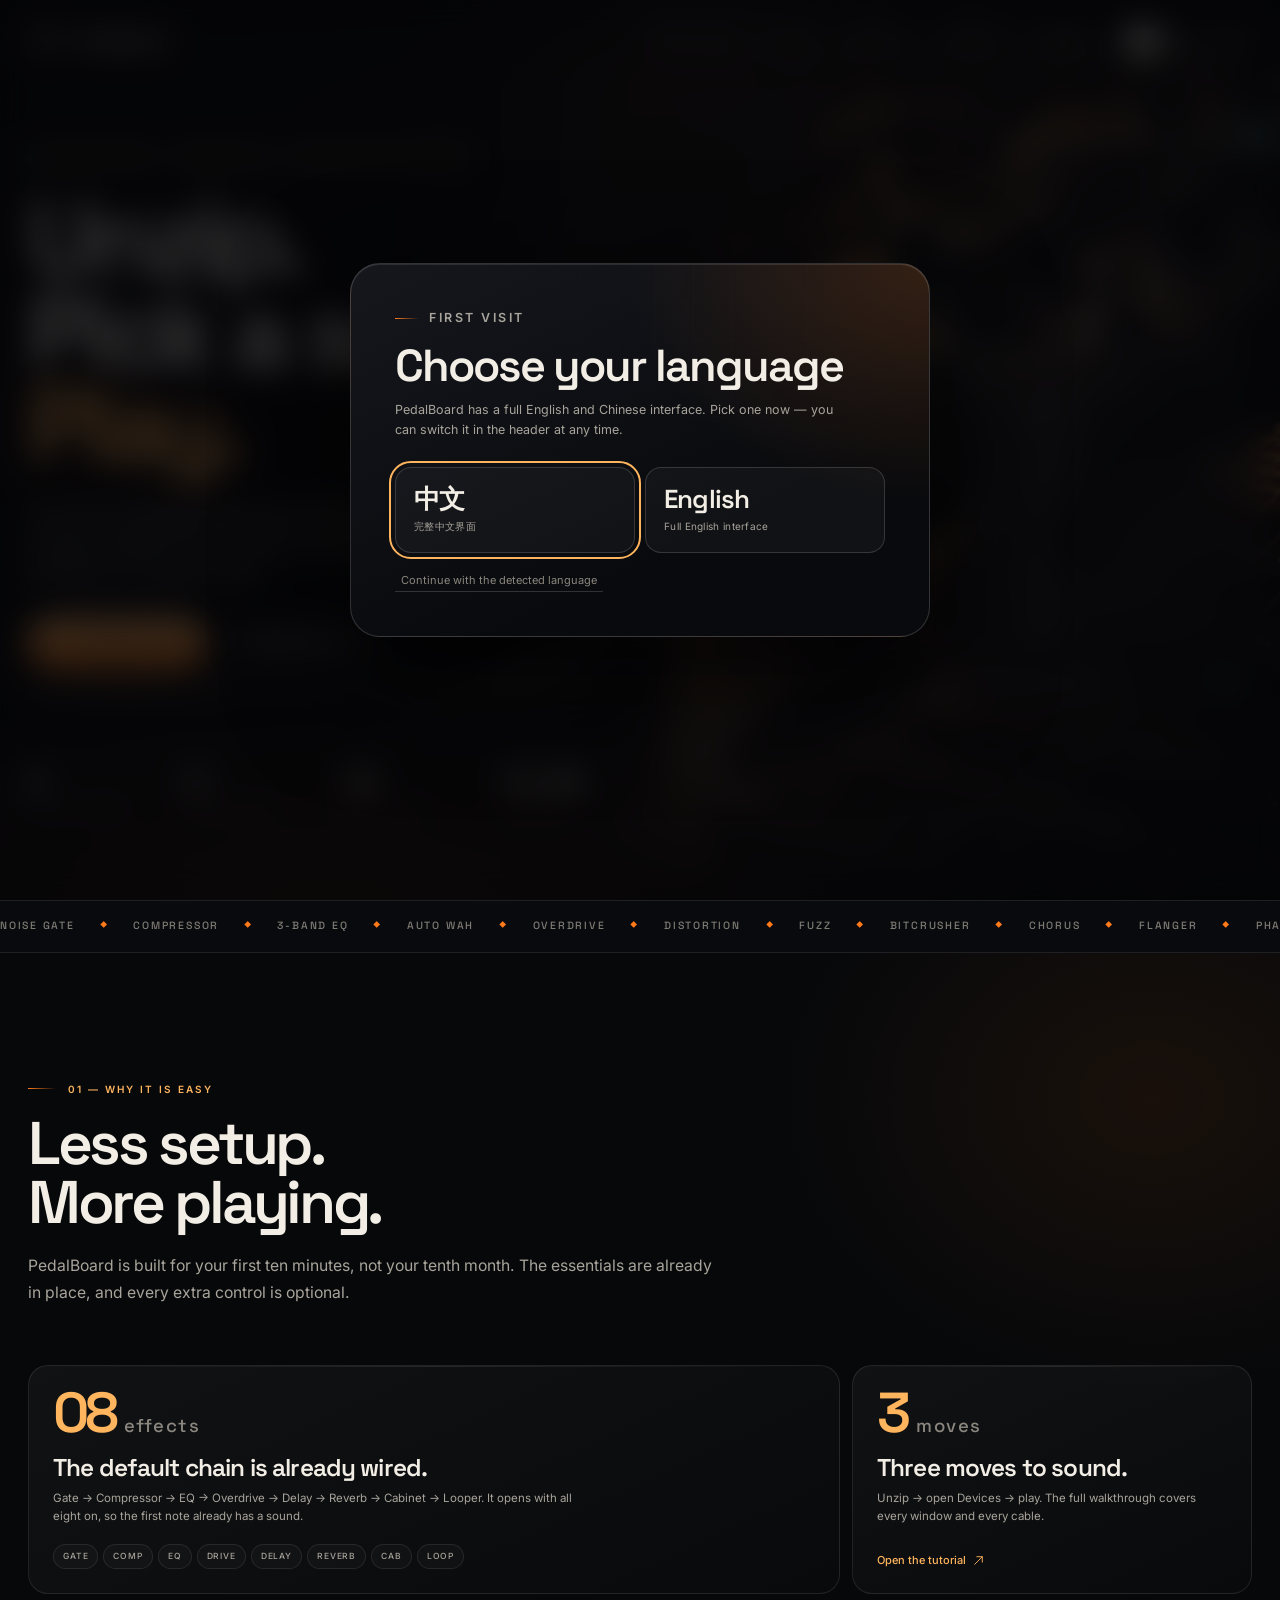
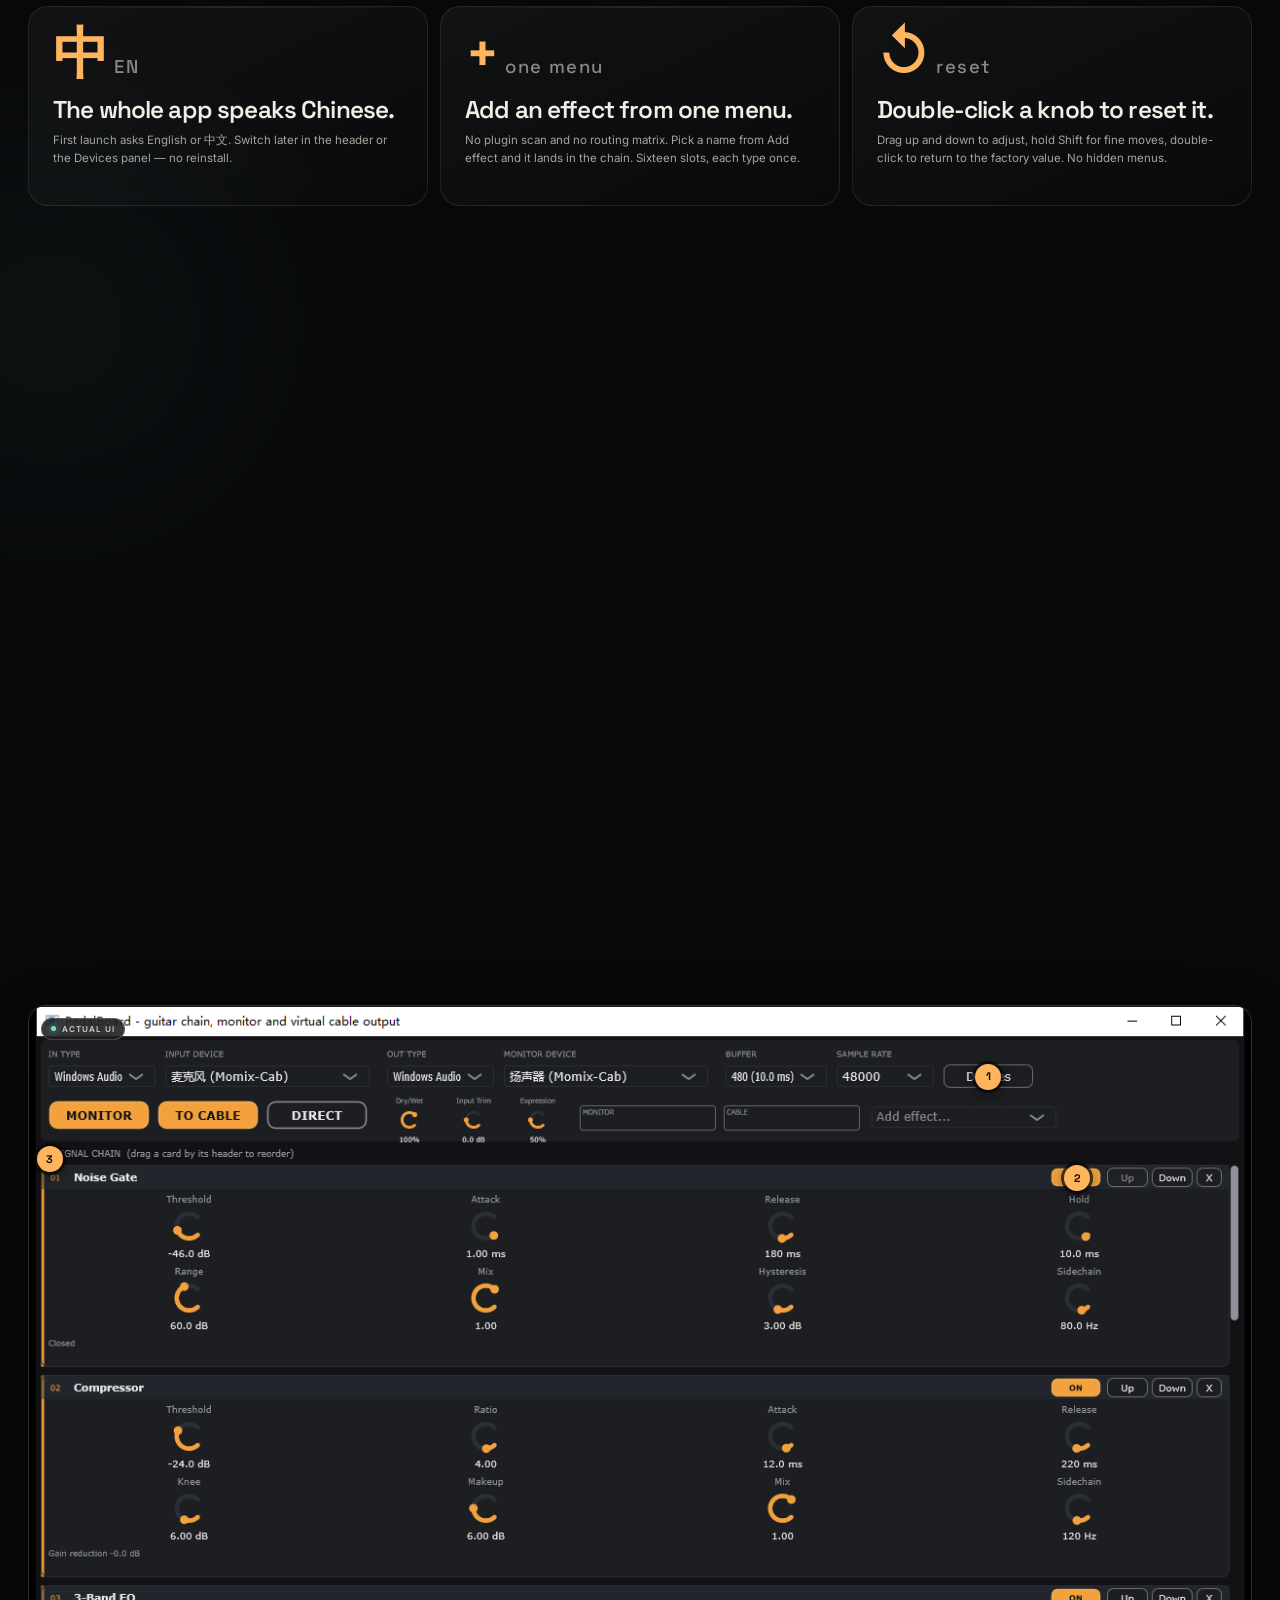
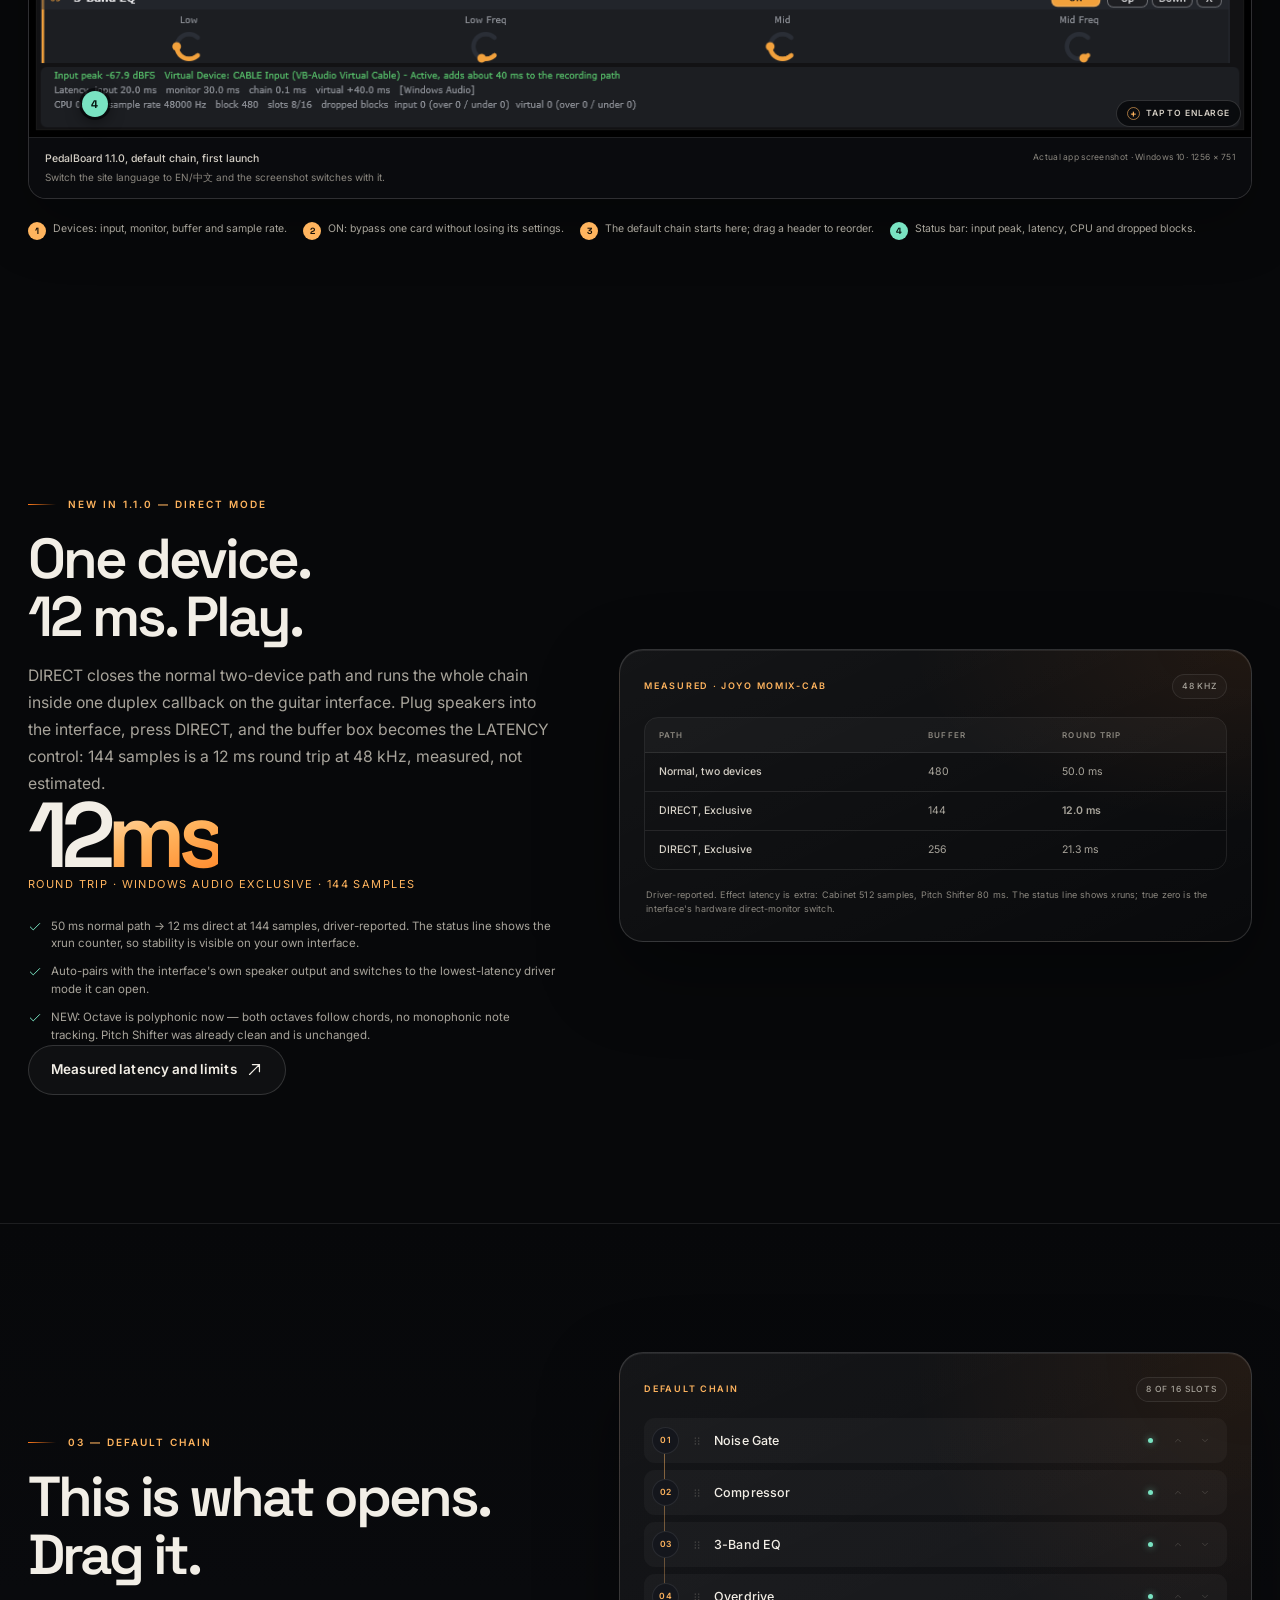
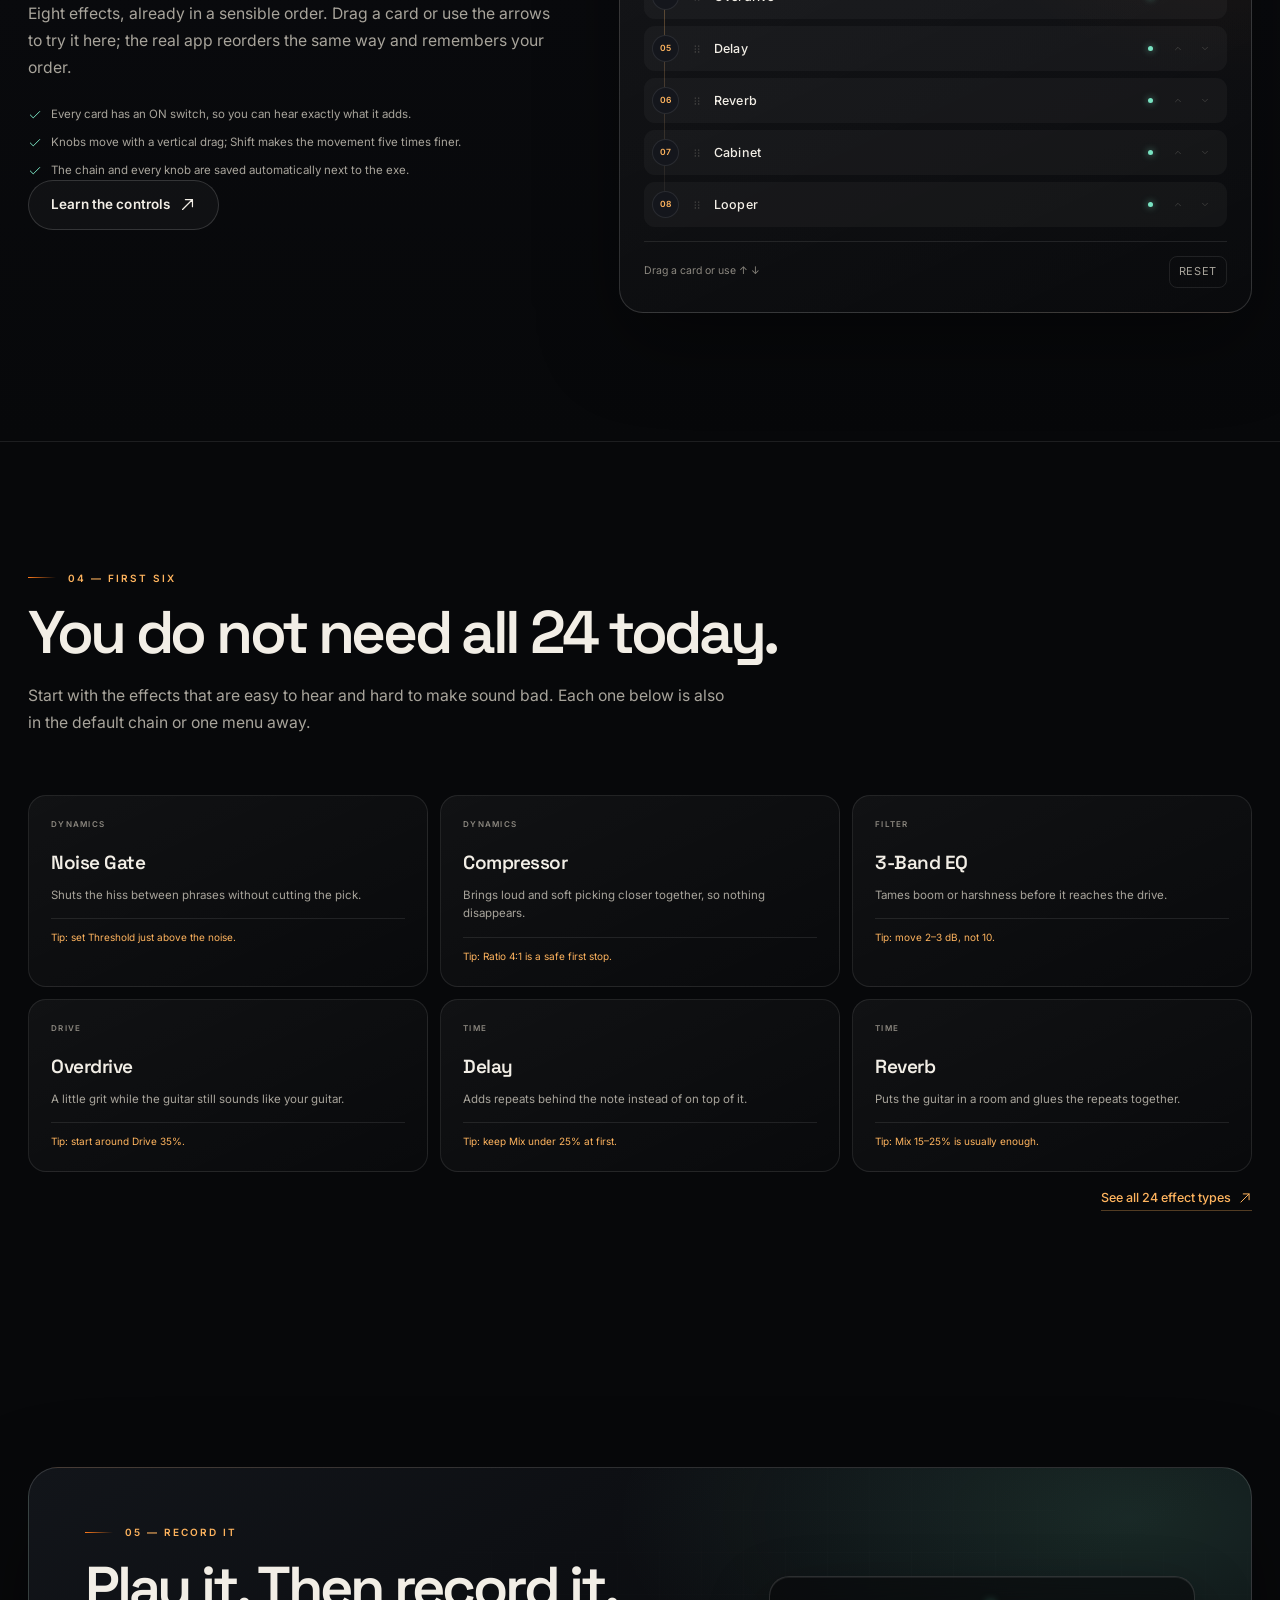
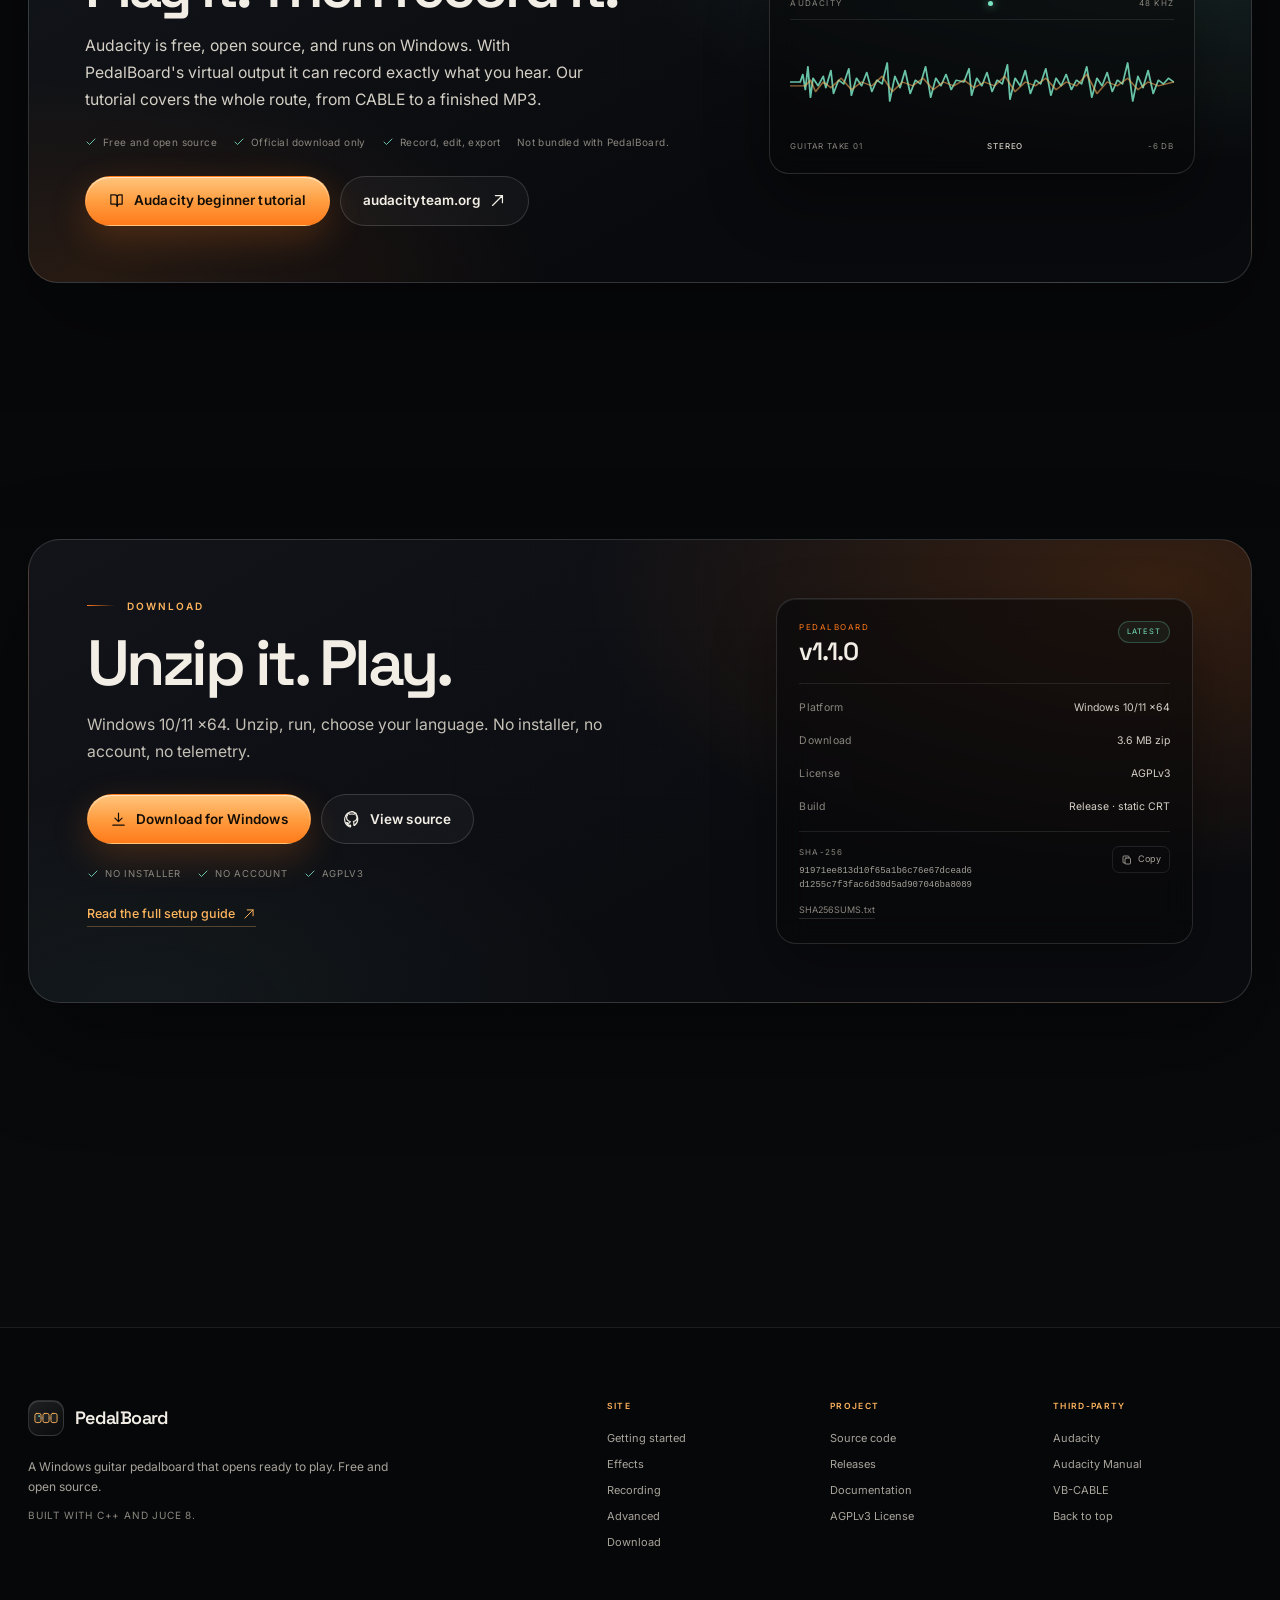
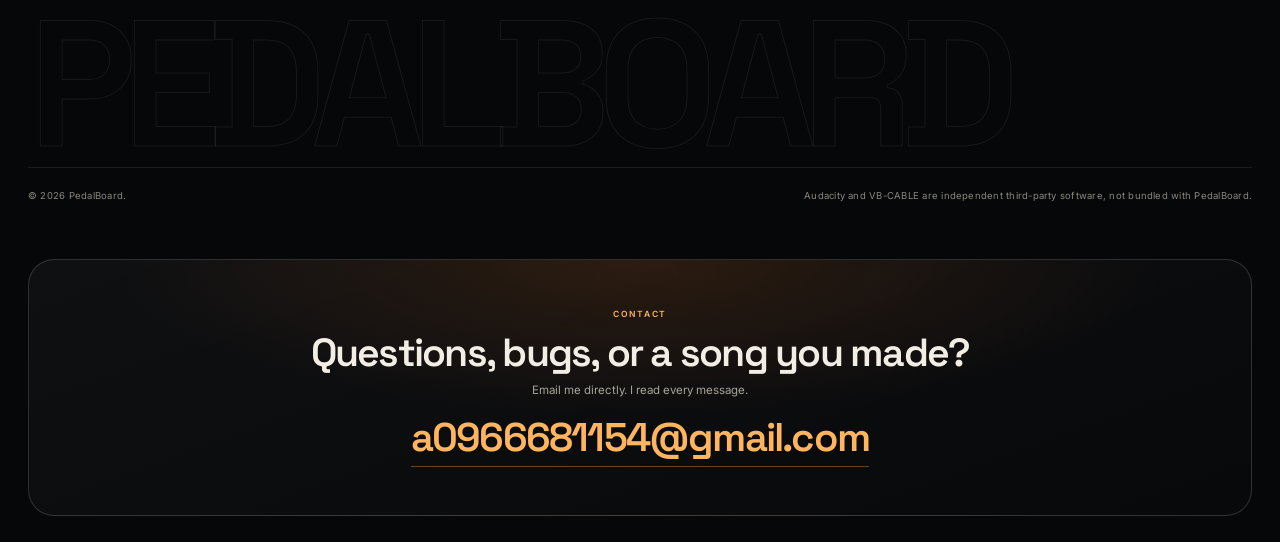
<file: index.html>
<!DOCTYPE html>
<html lang="en">
<head>
<meta charset="utf-8">
<meta name="viewport" content="width=device-width, initial-scale=1">
<title>PedalBoard — a Windows guitar pedalboard you can play immediately</title>
<meta name="description" content="Unzip, choose your devices, and play. A beginner-friendly Windows guitar pedalboard with 24 effect types and a ready-made default chain.">
<meta name="theme-color" content="#07080a">
<meta property="og:type" content="website">
<meta property="og:title" content="PedalBoard — a Windows guitar pedalboard you can play immediately">
<meta property="og:description" content="The default chain is already wired. Turn a knob, add an effect from one menu, and play. Free and open source for Windows x64.">
<meta property="og:image" content="assets/hero.jpg">
<meta property="og:image:width" content="1792">
<meta property="og:image:height" content="1024">
<meta property="og:image:alt" content="Electric guitar and pedals in warm amber light">
<meta name="twitter:card" content="summary_large_image">
<link rel="icon" href="favicon.svg" type="image/svg+xml">
<link rel="stylesheet" href="styles.css">
<link rel="stylesheet" href="pages.css">
<script>try{document.documentElement.classList.add('js')}catch(e){}</script>
<script type="application/ld+json">
{
  "@context": "https://schema.org",
  "@type": "SoftwareApplication",
  "name": "PedalBoard",
  "applicationCategory": "MultimediaApplication",
  "operatingSystem": "Windows 10, Windows 11",
  "softwareVersion": "1.1.0",
  "license": "https://www.gnu.org/licenses/agpl-3.0.html",
  "downloadUrl": "https://github.com/DengXiaoping8964/PedalBoard/releases/latest",
  "codeRepository": "https://github.com/DengXiaoping8964/PedalBoard",
  "offers": { "@type": "Offer", "price": "0", "priceCurrency": "USD" },
  "author": { "@type": "Person", "email": "a0966681154@gmail.com" }
}
</script>
</head>
<body data-title-en="PedalBoard — a Windows guitar pedalboard you can play immediately" data-title-zh="PedalBoard — 打开就能弹的 Windows 吉他效果器板" data-desc-en="Unzip, choose your devices, and play. A beginner-friendly Windows guitar pedalboard with 24 effect types and a ready-made default chain." data-desc-zh="解压、选设备、开弹。新手友好的 Windows 吉他效果器板，24 种效果，默认链路已经接好。">
<a class="skip-link" href="#main" data-i18n="a11y.skip">Skip to content</a>

<svg class="sprite" aria-hidden="true" focusable="false">
  <symbol id="i-dynamics" viewBox="0 0 24 24"><path d="M2 12h3.2l1.8-7 3.4 14 3.2-11 2.4 8 1.8-4H22"/></symbol>
  <symbol id="i-filter" viewBox="0 0 24 24"><path d="M2 8c3 0 3 8 6 8s3-8 6-8 3 6 6 6"/><path d="M2 20h20" opacity=".35"/></symbol>
  <symbol id="i-drive" viewBox="0 0 24 24"><path d="M2 14h4V7h4v10h5V4h3v16h4"/></symbol>
  <symbol id="i-mod" viewBox="0 0 24 24"><path d="M2 12c2.5-7 5-7 7.5 0s5 7 7.5 0 3.5-4 5-2"/></symbol>
  <symbol id="i-pitch" viewBox="0 0 24 24"><path d="M8 4v16M4 8l4-4 4 4"/><path d="M16 20V4M12 16l4 4 4-4"/></symbol>
  <symbol id="i-time" viewBox="0 0 24 24"><path d="M4 12h9"/><path d="M15 12a3 3 0 1 0 3-3"/><path d="M19 12a6 6 0 1 0 6-6" opacity=".55"/><path d="M2 8v8" opacity=".4"/></symbol>
  <symbol id="i-special" viewBox="0 0 24 24"><path d="M12 2l1.9 6.1L20 10l-6.1 1.9L12 18l-1.9-6.1L4 10l6.1-1.9L12 2z"/><path d="M19 16l.8 2.2L22 19l-2.2.8L19 22l-.8-2.2L16 19l2.2-.8L19 16z"/></symbol>
  <symbol id="i-github" viewBox="0 0 24 24"><path d="M12 .8a11.2 11.2 0 0 0-3.5 21.8c.6.1.8-.3.8-.6v-2c-3.1.7-3.8-1.3-3.8-1.3-.5-1.3-1.3-1.7-1.3-1.7-1-.7.1-.7.1-.7 1.1.1 1.7 1.2 1.7 1.2 1 .1 1.7-.8 2.1-1.2.1-.7.4-1.2.7-1.5-2.5-.3-5.1-1.2-5.1-5.5 0-1.2.4-2.2 1.1-3-.1-.3-.5-1.4.1-2.9 0 0 1-.3 3.2 1.2a11 11 0 0 1 5.8 0c2.2-1.5 3.2-1.2 3.2-1.2.6 1.5.2 2.6.1 2.9.7.8 1.1 1.8 1.1 3 0 4.3-2.6 5.2-5.1 5.5.4.3.7 1 .7 2v3c0 .3.2.7.8.6A11.2 11.2 0 0 0 12 .8z"/></symbol>
  <symbol id="i-download" viewBox="0 0 24 24"><path d="M12 3v11M7 10l5 5 5-5"/><path d="M4 20h16"/></symbol>
  <symbol id="i-arrow" viewBox="0 0 24 24"><path d="M5 19L19 5M9 5h10v10"/></symbol>
  <symbol id="i-chev-down" viewBox="0 0 24 24"><path d="M6 9l6 6 6-6"/></symbol>
  <symbol id="i-chev-up" viewBox="0 0 24 24"><path d="M6 15l6-6 6 6"/></symbol>
  <symbol id="i-grip" viewBox="0 0 24 24"><circle cx="9" cy="7" r="1"/><circle cx="15" cy="7" r="1"/><circle cx="9" cy="12" r="1"/><circle cx="15" cy="12" r="1"/><circle cx="9" cy="17" r="1"/><circle cx="15" cy="17" r="1"/></symbol>
  <symbol id="i-copy" viewBox="0 0 24 24"><rect x="8" y="8" width="11" height="12" rx="2"/><path d="M16 8V6a2 2 0 0 0-2-2H6a2 2 0 0 0-2 2v10a2 2 0 0 0 2 2h2"/></symbol>
  <symbol id="i-check" viewBox="0 0 24 24"><path d="M4 12l5 5L20 6"/></symbol>
  <symbol id="i-alert" viewBox="0 0 24 24"><path d="M12 3l9 17H3L12 3z"/><path d="M12 9v5M12 17.2v.1"/></symbol>
  <symbol id="i-jack" viewBox="0 0 24 24"><circle cx="12" cy="12" r="8"/><circle cx="12" cy="12" r="3"/></symbol>
  <symbol id="i-split" viewBox="0 0 24 24"><path d="M3 12h7l5-6h6M10 12l5 6h6"/><circle cx="21" cy="6" r="1.6"/><circle cx="21" cy="18" r="1.6"/></symbol>
  <symbol id="i-headphones" viewBox="0 0 24 24"><path d="M4 14v-2a8 8 0 0 1 16 0v2"/><rect x="2" y="13" width="4" height="7" rx="1.6"/><rect x="18" y="13" width="4" height="7" rx="1.6"/></symbol>
  <symbol id="i-plug" viewBox="0 0 24 24"><path d="M9 3v5M15 3v5"/><path d="M6 8h12v3a6 6 0 0 1-12 0V8z"/><path d="M12 17v4"/></symbol>
  <symbol id="i-knob" viewBox="0 0 24 24"><circle cx="12" cy="12" r="8"/><path d="M12 12l4-4"/><path d="M6.5 17.5a8 8 0 0 1 0-11" opacity=".45"/></symbol>
  <symbol id="i-book" viewBox="0 0 24 24"><path d="M4 4h6a3 3 0 0 1 3 3v13a3 3 0 0 0-3-3H4V4z"/><path d="M20 4h-4a3 3 0 0 0-3 3v13a3 3 0 0 1 3-3h4V4z"/></symbol>
  <symbol id="i-window" viewBox="0 0 24 24"><rect x="3" y="4" width="18" height="16" rx="2"/><path d="M3 9h18M8 4v5"/></symbol>
  <symbol id="i-record" viewBox="0 0 24 24"><circle cx="12" cy="12" r="7"/><circle cx="12" cy="12" r="3" fill="currentColor" stroke="none"/></symbol>
</svg>

<header class="site-header" id="siteHeader">
  <div class="wrap header-inner">
    <a class="brand" href="index.html" aria-label="PedalBoard home" data-i18n-aria="nav.homeAria">
      <span class="brand-mark" aria-hidden="true">
        <svg viewBox="0 0 34 34">
          <rect x="2.5" y="11" width="8" height="12" rx="2.4"/>
          <rect x="13" y="11" width="8" height="12" rx="2.4"/>
          <rect x="23.5" y="11" width="8" height="12" rx="2.4"/>
          <path d="M10.5 17h2.5M21 17h2.5"/>
          <circle cx="8" cy="14.5" r="1.1" class="brand-led"/>
        </svg>
      </span>
      <span class="brand-word">PedalBoard</span>
    </a>
    <nav class="primary-nav" id="primaryNav" aria-label="Primary">
      <a href="guide.html" data-i18n="nav.guide">Getting started</a>
      <a href="effects.html" data-i18n="nav.effects">Effects</a>
      <a href="audacity.html" data-i18n="nav.recording">Recording</a>
      <a href="advanced.html" data-i18n="nav.advanced">Advanced</a>
      <a href="index.html#download" data-i18n="nav.download">Download</a>
    </nav>
    <div class="header-actions">
      <div class="lang-switch" role="group" aria-label="Language" data-i18n-aria="nav.language">
        <button class="lang-btn" type="button" data-lang="en" aria-pressed="true">EN</button>
        <button class="lang-btn" type="button" data-lang="zh" aria-pressed="false">中文</button>
      </div>
      <a class="icon-link" href="https://github.com/DengXiaoping8964/PedalBoard" target="_blank" rel="noopener" aria-label="Open PedalBoard on GitHub" data-i18n-aria="nav.githubAria">
        <svg aria-hidden="true"><use href="#i-github"/></svg>
      </a>
      <button class="nav-toggle" id="navToggle" type="button" aria-expanded="false" aria-controls="primaryNav" aria-label="Open menu" data-i18n-aria="nav.menu">
        <span></span><span></span>
      </button>
    </div>
  </div>
</header>

<div class="lang-gate" id="langGate" hidden>
  <div class="lang-gate-card" role="dialog" aria-modal="true" aria-labelledby="langGateTitle" aria-describedby="langGateLead">
    <p class="lang-gate-kicker" data-i18n="gate.kicker">FIRST VISIT</p>
    <h2 id="langGateTitle" data-i18n="gate.title">Choose your language</h2>
    <p id="langGateLead" data-i18n="gate.lead">PedalBoard has a full English and Chinese interface. Pick one now — you can switch it in the header at any time.</p>
    <div class="lang-gate-actions">
      <button class="lang-choice" type="button" data-gate-lang="zh">
        <span class="lang-choice-word">中文</span>
        <span class="lang-choice-note" data-i18n="gate.zhNote">完整中文界面</span>
      </button>
      <button class="lang-choice" type="button" data-gate-lang="en">
        <span class="lang-choice-word">English</span>
        <span class="lang-choice-note" data-i18n="gate.enNote">Full English interface</span>
      </button>
    </div>
    <button class="lang-gate-skip" type="button" data-gate-skip data-i18n="gate.skip">Continue with the detected language</button>
  </div>
</div>

<main id="main">
  <section class="hero" id="top" aria-labelledby="heroTitle">
    <div class="hero-bg" role="img" aria-label="A guitar and effect pedals in warm amber light" data-en-aria="A guitar and effect pedals in warm amber light" data-zh-aria="暖色灯光下的吉他与效果器"></div>
    <div class="hero-shade"></div>
    <div class="wrap hero-inner">
      <div class="hero-copy">
        <p class="eyebrow"><span class="led" aria-hidden="true"></span><span data-en="Beginner-ready · Windows x64 · Free and open source" data-zh="新手友好 · Windows x64 · 免费开源">Beginner-ready · Windows x64 · Free and open source</span></p>
        <h1 class="display hero-title" id="heroTitle">
          <span data-en="Unzip." data-zh="解压。">Unzip.</span>
          <span data-en="Pick a sound." data-zh="选个音色。">Pick a sound.</span>
          <span class="accent" data-en="Play." data-zh="开弹。">Play.</span>
        </h1>
        <p class="hero-lead" data-en="The chain is already wired when PedalBoard opens. Turn a knob, choose an effect from one menu, and play — no DAW, no routing homework, no empty screen." data-zh="PedalBoard 打开时，链路已经接好。拧一个旋钮，从一个菜单里挑效果，就能开弹 — 不用宿主软件，不用先研究路由，也不是一张空白页。">The chain is already wired when PedalBoard opens. Turn a knob, choose an effect from one menu, and play — no DAW, no routing homework, no empty screen.</p>
        <div class="hero-actions">
          <a class="btn btn-primary" href="https://github.com/DengXiaoping8964/PedalBoard/releases/latest" target="_blank" rel="noopener">
            <svg aria-hidden="true"><use href="#i-download"/></svg>
            <span data-en="Download v1.1.0" data-zh="下载 v1.1.0">Download v1.1.0</span>
          </a>
          <a class="btn btn-ghost" href="guide.html">
            <span data-en="3-minute setup" data-zh="3 分钟上手">3-minute setup</span>
            <svg aria-hidden="true"><use href="#i-arrow"/></svg>
          </a>
        </div>
        <p class="hero-micro" data-en="3.6 MB · no installer · Windows 10/11 x64 · NEW: polyphonic Octave + 12 ms DIRECT mode" data-zh="3.6 MB · 免安装 · Windows 10/11 x64 · 新增：复音八度 + 12 ms 直通模式">3.6 MB · no installer · Windows 10/11 x64 · NEW: polyphonic Octave + 12 ms DIRECT mode</p>
        <dl class="hero-stats">
          <div><dt>3</dt><dd data-en="steps to sound" data-zh="步出声">steps to sound</dd></div>
          <div><dt>8</dt><dd data-en="effects ready" data-zh="个效果已接好">effects ready</dd></div>
          <div><dt>24</dt><dd data-en="effect types" data-zh="种效果">effect types</dd></div>
          <div><dt>中 / EN</dt><dd data-en="bilingual UI" data-zh="双语界面">bilingual UI</dd></div>
        </dl>
      </div>

      <aside class="hero-aside" aria-label="Default chain preview" data-en-aria="Default chain preview" data-zh-aria="默认链路预览">
        <div class="aside-card">
          <div class="aside-top">
            <span class="status-led" aria-hidden="true"></span>
            <span data-en="First launch" data-zh="首次打开">First launch</span>
            <span class="aside-rate">48 kHz</span>
          </div>
          <ol class="aside-chain">
            <li><span>01</span><b data-en="Noise Gate" data-zh="噪声门">Noise Gate</b></li>
            <li><span>02</span><b data-en="Compressor" data-zh="压缩器">Compressor</b></li>
            <li><span>03</span><b data-en="3-Band EQ" data-zh="三段均衡">3-Band EQ</b></li>
            <li><span>04</span><b data-en="Overdrive" data-zh="过载">Overdrive</b></li>
            <li><span>05</span><b data-en="Delay" data-zh="延迟">Delay</b></li>
            <li><span>06</span><b data-en="Reverb" data-zh="混响">Reverb</b></li>
            <li><span>07</span><b data-en="Cabinet" data-zh="箱体模拟">Cabinet</b></li>
            <li><span>08</span><b data-en="Looper" data-zh="循环器">Looper</b></li>
          </ol>
          <div class="aside-foot">
            <span data-en="8 effects already on" data-zh="8 个效果默认开启">8 effects already on</span>
            <span class="meter" aria-hidden="true"><i></i><i></i><i></i><i></i><i></i><i></i><i></i><i></i></span>
          </div>
        </div>
      </aside>
    </div>
    <a class="scroll-cue" href="#start" aria-label="Scroll to the start section" data-en-aria="Scroll to the start section" data-zh-aria="滚动到新手介绍">
      <span data-en="Scroll" data-zh="向下">Scroll</span>
      <span class="scroll-line" aria-hidden="true"></span>
    </a>
  </section>

  <div class="ticker" aria-hidden="true">
    <div class="ticker-track">
      <span>Noise Gate <i>◆</i> Compressor <i>◆</i> 3-Band EQ <i>◆</i> Auto Wah <i>◆</i> Overdrive <i>◆</i> Distortion <i>◆</i> Fuzz <i>◆</i> Bitcrusher <i>◆</i> Chorus <i>◆</i> Flanger <i>◆</i> Phaser <i>◆</i> Tremolo <i>◆</i> Vibrato <i>◆</i> Octave <i>◆</i> Pitch Shifter <i>◆</i> Delay <i>◆</i> Reverb <i>◆</i> Cabinet <i>◆</i> Looper <i>◆</i></span>
      <span>Noise Gate <i>◆</i> Compressor <i>◆</i> 3-Band EQ <i>◆</i> Auto Wah <i>◆</i> Overdrive <i>◆</i> Distortion <i>◆</i> Fuzz <i>◆</i> Bitcrusher <i>◆</i> Chorus <i>◆</i> Flanger <i>◆</i> Phaser <i>◆</i> Tremolo <i>◆</i> Vibrato <i>◆</i> Octave <i>◆</i> Pitch Shifter <i>◆</i> Delay <i>◆</i> Reverb <i>◆</i> Cabinet <i>◆</i> Looper <i>◆</i></span>
    </div>
  </div>

  <section class="section start" id="start" aria-labelledby="startTitle">
    <div class="wrap">
      <header class="section-head reveal">
        <p class="kicker" data-en="01 — Why it is easy" data-zh="01 — 为什么好上手">01 — Why it is easy</p>
        <h2 class="display" id="startTitle"><span class="line" data-en="Less setup." data-zh="少折腾，">Less setup.</span><span class="line" data-en="More playing." data-zh="多弹琴。">More playing.</span></h2>
        <p class="section-lead" data-en="PedalBoard is built for your first ten minutes, not your tenth month. The essentials are already in place, and every extra control is optional." data-zh="PedalBoard 先照顾你打开后的前十分钟，而不是第十个月。该接的已经接好，高级功能都放在需要时再打开。">PedalBoard is built for your first ten minutes, not your tenth month. The essentials are already in place, and every extra control is optional.</p>
      </header>

      <div class="benefit-grid">
        <article class="benefit is-wide reveal">
          <div class="benefit-num">08<small data-en="effects" data-zh="个效果">effects</small></div>
          <h3 data-en="The default chain is already wired." data-zh="默认链路已经接好。">The default chain is already wired.</h3>
          <p data-en="Gate → Compressor → EQ → Overdrive → Delay → Reverb → Cabinet → Looper. It opens with all eight on, so the first note already has a sound." data-zh="噪声门 → 压缩 → 均衡 → 过载 → 延迟 → 混响 → 箱体 → 循环器。八个效果默认全开，第一声就已经有音色。">Gate → Compressor → EQ → Overdrive → Delay → Reverb → Cabinet → Looper. It opens with all eight on, so the first note already has a sound.</p>
          <div class="chip-row">
            <span class="chip">Gate</span><span class="chip">Comp</span><span class="chip">EQ</span><span class="chip">Drive</span><span class="chip">Delay</span><span class="chip">Reverb</span><span class="chip">Cab</span><span class="chip">Loop</span>
          </div>
        </article>

        <article class="benefit reveal">
          <div class="benefit-num">3<small data-en="moves" data-zh="步">moves</small></div>
          <h3 data-en="Three moves to sound." data-zh="三步就出声。">Three moves to sound.</h3>
          <p data-en="Unzip → open Devices → play. The full walkthrough covers every window and every cable." data-zh="解压 → 打开「音频设备」→ 开弹。完整教程把每个窗口、每根线都讲清楚。">Unzip → open Devices → play. The full walkthrough covers every window and every cable.</p>
          <a class="benefit-link" href="guide.html"><span data-en="Open the tutorial" data-zh="打开教程">Open the tutorial</span><svg aria-hidden="true"><use href="#i-arrow"/></svg></a>
        </article>

        <article class="benefit reveal">
          <div class="benefit-num">中<small data-en="EN" data-zh="EN">EN</small></div>
          <h3 data-en="The whole app speaks Chinese." data-zh="整个软件都有中文。">The whole app speaks Chinese.</h3>
          <p data-en="First launch asks English or 中文. Switch later in the header or the Devices panel — no reinstall." data-zh="首次启动会问 English 还是中文。之后可在顶部或「音频设备」里随时切换，不用重装。">First launch asks English or 中文. Switch later in the header or the Devices panel — no reinstall.</p>
        </article>

        <article class="benefit reveal">
          <div class="benefit-num">+<small data-en="one menu" data-zh="一个菜单">one menu</small></div>
          <h3 data-en="Add an effect from one menu." data-zh="一个菜单加效果。">Add an effect from one menu.</h3>
          <p data-en="No plugin scan and no routing matrix. Pick a name from Add effect and it lands in the chain. Sixteen slots, each type once." data-zh="不用扫插件，也不用连路由矩阵。从「添加效果」里选一个名字，它就进入链路。最多 16 槽，每种效果一份。">No plugin scan and no routing matrix. Pick a name from Add effect and it lands in the chain. Sixteen slots, each type once.</p>
        </article>

        <article class="benefit reveal">
          <div class="benefit-num">↺<small data-en="reset" data-zh="复位">reset</small></div>
          <h3 data-en="Double-click a knob to reset it." data-zh="双击旋钮就复位。">Double-click a knob to reset it.</h3>
          <p data-en="Drag up and down to adjust, hold Shift for fine moves, double-click to return to the factory value. No hidden menus." data-zh="上下拖动调整，按住 Shift 精调，双击回到出厂值。没有藏起来的二级菜单。">Drag up and down to adjust, hold Shift for fine moves, double-click to return to the factory value. No hidden menus.</p>
        </article>

        <article class="benefit reveal">
          <div class="benefit-num">REC<small data-en="Audacity" data-zh="Audacity">Audacity</small></div>
          <h3 data-en="Record when you are ready." data-zh="想录的时候就能录。">Record when you are ready.</h3>
          <p data-en="Audacity is free, and our beginner tutorial covers the virtual cable, recording, cleanup and export." data-zh="Audacity 免费，我们的新手教程覆盖虚拟声卡、录音、修整和导出。">Audacity is free, and our beginner tutorial covers the virtual cable, recording, cleanup and export.</p>
          <a class="benefit-link" href="audacity.html"><span data-en="Audacity tutorial" data-zh="Audacity 教程">Audacity tutorial</span><svg aria-hidden="true"><use href="#i-arrow"/></svg></a>
        </article>
      </div>
    </div>
  </section>

  <section class="section" id="look" aria-labelledby="lookTitle">
    <div class="wrap">
      <header class="section-head reveal">
        <p class="kicker" data-en="02 — THE ACTUAL WINDOW" data-zh="02 — 实际界面">02 — THE ACTUAL WINDOW</p>
        <h2 class="display" id="lookTitle"><span class="line" data-en="This is the window." data-zh="这就是打开后的样子。">This is the window.</span><span class="line" data-en="Not a render." data-zh="不是渲染图。">Not a render.</span></h2>
        <p class="section-lead" data-en="Captured from PedalBoard 1.1.0 on Windows 10. The default chain, the device status, the meters and every knob are exactly what you get after the first launch; the new DIRECT switch sits in the second row." data-zh="截自 Windows 10 上的 PedalBoard 1.1.0。默认链路、设备状态、电平表和每个旋钮，都是你首次打开后看到的东西；新增的「直通」开关就在第二行。">Captured from PedalBoard 1.1.0 on Windows 10. The default chain, the device status, the meters and every knob are exactly what you get after the first launch; the new DIRECT switch sits in the second row.</p>
      </header>
      <figure class="shot-figure reveal">
        <div class="shot-frame">
          <img class="shot-zh" src="assets/shots/pb-main-zh.png" alt="Actual PedalBoard main window in Chinese with the default eight-effect chain" loading="lazy">
          <img class="shot-en" src="assets/shots/pb-main-en.png" alt="Actual PedalBoard main window in English with the default eight-effect chain" loading="lazy">
          <span class="shot-badge"><i></i><span data-en="ACTUAL UI" data-zh="真实界面">ACTUAL UI</span></span>
          <span class="shot-pin" style="left:78.5%;top:9.7%">1</span>
          <span class="shot-pin" style="left:85.8%;top:23.6%">2</span>
          <span class="shot-pin" style="left:1.7%;top:21%">3</span>
          <span class="shot-pin is-mint" style="left:5.4%;top:95.6%">4</span>
        </div>
        <figcaption class="shot-caption">
          <div><b data-en="PedalBoard 1.1.0, default chain, first launch" data-zh="PedalBoard 1.1.0，默认链路，首次打开">PedalBoard 1.1.0, default chain, first launch</b><span data-en="Switch the site language to EN/中文 and the screenshot switches with it." data-zh="切换网站右上角的 EN/中文，截图也会跟着换。">Switch the site language to EN/中文 and the screenshot switches with it.</span></div>
          <div class="shot-source" data-en="Actual app screenshot · Windows 10 · 1256 × 751" data-zh="实际软件截图 · Windows 10 · 1256 × 751">Actual app screenshot · Windows 10 · 1256 × 751</div>
        </figcaption>
      </figure>
      <div class="shot-legend">
        <span><i>1</i><span data-en="Devices: input, monitor, buffer and sample rate." data-zh="音频设备：输入、监听、缓冲区和采样率。">Devices: input, monitor, buffer and sample rate.</span></span>
        <span><i>2</i><span data-en="ON: bypass one card without losing its settings." data-zh="ON：旁通一张卡，不丢参数。">ON: bypass one card without losing its settings.</span></span>
        <span><i>3</i><span data-en="The default chain starts here; drag a header to reorder." data-zh="默认链路从这里开始；拖卡片头部排序。">The default chain starts here; drag a header to reorder.</span></span>
        <span><i class="is-mint">4</i><span data-en="Status bar: input peak, latency, CPU and dropped blocks." data-zh="状态栏：输入峰值、延迟、CPU 和丢块。">Status bar: input peak, latency, CPU and dropped blocks.</span></span>
      </div>
    </div>
  </section>

  <section class="section" id="direct" aria-labelledby="directTitle">
    <div class="wrap chain-panel">
      <div class="chain-copy reveal">
        <p class="kicker" data-en="NEW IN 1.1.0 — DIRECT MODE" data-zh="1.1.0 新增 — 直通模式">NEW IN 1.1.0 — DIRECT MODE</p>
        <h2 class="display" id="directTitle"><span class="line" data-en="One device." data-zh="一块声卡。">One device.</span><span class="line" data-en="12 ms. Play." data-zh="12 ms。开弹。">12 ms. Play.</span></h2>
        <p class="section-lead" data-en="DIRECT closes the normal two-device path and runs the whole chain inside one duplex callback on the guitar interface. Plug speakers into the interface, press DIRECT, and the buffer box becomes the LATENCY control: 144 samples is a 12 ms round trip at 48 kHz, measured, not estimated." data-zh="「直通」会关掉原来的双设备路径，把整条效果链放进吉他声卡的一个双工回调里。把音箱插到声卡上，按下「直通」，缓冲区框就变成「延迟」控制：48 kHz 下 144 样本实测往返 12 ms，不是估算。">DIRECT closes the normal two-device path and runs the whole chain inside one duplex callback on the guitar interface. Plug speakers into the interface, press DIRECT, and the buffer box becomes the LATENCY control: 144 samples is a 12 ms round trip at 48 kHz, measured, not estimated.</p>
        <div class="dsp-number">12<span>ms</span></div>
        <p class="dsp-label" data-en="ROUND TRIP · WINDOWS AUDIO EXCLUSIVE · 144 SAMPLES" data-zh="实测往返 · WINDOWS AUDIO 独占模式 · 144 样本">ROUND TRIP · WINDOWS AUDIO EXCLUSIVE · 144 SAMPLES</p>
        <ul class="chain-points">
          <li><svg aria-hidden="true"><use href="#i-check"/></svg><span data-en="50 ms normal path → 12 ms direct at 144 samples, driver-reported. The status line shows the xrun counter, so stability is visible on your own interface." data-zh="普通路径 50 ms → 直通 144 样本 12 ms，均为驱动上报。状态栏显示断音计数，在你自己声卡上是否稳定一眼可见。">50 ms normal path → 12 ms direct at 144 samples, driver-reported. The status line shows the xrun counter, so stability is visible on your own interface.</span></li>
          <li><svg aria-hidden="true"><use href="#i-check"/></svg><span data-en="Auto-pairs with the interface's own speaker output and switches to the lowest-latency driver mode it can open." data-zh="自动配对该声卡自己的扬声器输出，并优先打开能用的最低延迟驱动模式。">Auto-pairs with the interface's own speaker output and switches to the lowest-latency driver mode it can open.</span></li>
          <li><svg aria-hidden="true"><use href="#i-check"/></svg><span data-en="NEW: Octave is polyphonic now — both octaves follow chords, no monophonic note tracking. Pitch Shifter was already clean and is unchanged." data-zh="新增：八度已经是复音 — 上下八度都能跟随和弦，不再单音跟踪。移调本来就干净，这次没有改。">NEW: Octave is polyphonic now — both octaves follow chords, no monophonic note tracking. Pitch Shifter was already clean and is unchanged.</span></li>
        </ul>
        <div class="hero-actions">
          <a class="btn btn-ghost" href="advanced.html#latency"><span data-en="Measured latency and limits" data-zh="实测延迟与限制">Measured latency and limits</span><svg aria-hidden="true"><use href="#i-arrow"/></svg></a>
        </div>
      </div>
      <div class="chain-demo reveal">
        <div class="card-top">
          <span class="card-label" data-en="MEASURED · JOYO MOMIX-CAB" data-zh="实测 · JOYO MOMIX-CAB">MEASURED · JOYO MOMIX-CAB</span>
          <span class="chip" data-en="48 kHz" data-zh="48 kHz">48 kHz</span>
        </div>
        <div class="table-wrap">
          <table class="spec-table">
            <thead><tr><th data-en="Path" data-zh="路径">Path</th><th data-en="Buffer" data-zh="缓冲">Buffer</th><th data-en="Round trip" data-zh="往返">Round trip</th></tr></thead>
            <tbody>
              <tr><td data-en="Normal, two devices" data-zh="普通，双设备">Normal, two devices</td><td>480</td><td>50.0 ms</td></tr>
              <tr><td data-en="DIRECT, Exclusive" data-zh="直通，独占">DIRECT, Exclusive</td><td>144</td><td><b>12.0 ms</b></td></tr>
              <tr><td data-en="DIRECT, Exclusive" data-zh="直通，独占">DIRECT, Exclusive</td><td>256</td><td>21.3 ms</td></tr>
            </tbody>
          </table>
        </div>
        <p class="measure-note" data-en="Driver-reported. Effect latency is extra: Cabinet 512 samples, Pitch Shifter 80 ms. The status line shows xruns; true zero is the interface's hardware direct-monitor switch." data-zh="驱动上报。效果器自身延迟另计：箱体 512 样本、移调 80 ms。状态栏显示断音计数；真正的 0 延迟是声卡自带的硬件直通开关。">Driver-reported. Effect latency is extra: Cabinet 512 samples, Pitch Shifter 80 ms. The status line shows xruns; true zero is the interface's hardware direct-monitor switch.</p>
      </div>
    </div>
  </section>

  <section class="section chain-section" id="default-chain" aria-labelledby="chainTitle">
    <div class="wrap chain-panel">
      <div class="chain-copy reveal">
        <p class="kicker" data-en="03 — Default chain" data-zh="03 — 默认链路">03 — Default chain</p>
        <h2 class="display" id="chainTitle"><span class="line" data-en="This is what opens." data-zh="打开就是这样。">This is what opens.</span><span class="line" data-en="Drag it." data-zh="拖一下试试。">Drag it.</span></h2>
        <p class="section-lead" data-en="Eight effects, already in a sensible order. Drag a card or use the arrows to try it here; the real app reorders the same way and remembers your order." data-zh="八个效果，已经按合理顺序排好。在这里拖动卡片或按箭头试试；软件里也是同样的操作，并且会记住你的顺序。">Eight effects, already in a sensible order. Drag a card or use the arrows to try it here; the real app reorders the same way and remembers your order.</p>
        <ul class="chain-points">
          <li><svg aria-hidden="true"><use href="#i-check"/></svg><span data-en="Every card has an ON switch, so you can hear exactly what it adds." data-zh="每张卡都有 ON 开关，关掉再打开就能听出它做了什么。">Every card has an ON switch, so you can hear exactly what it adds.</span></li>
          <li><svg aria-hidden="true"><use href="#i-check"/></svg><span data-en="Knobs move with a vertical drag; Shift makes the movement five times finer." data-zh="旋钮上下拖动即可；按住 Shift 会精细五倍。">Knobs move with a vertical drag; Shift makes the movement five times finer.</span></li>
          <li><svg aria-hidden="true"><use href="#i-check"/></svg><span data-en="The chain and every knob are saved automatically next to the exe." data-zh="链路和所有旋钮会自动保存在 exe 旁边。">The chain and every knob are saved automatically next to the exe.</span></li>
        </ul>
        <div class="hero-actions">
          <a class="btn btn-ghost" href="guide.html#controls"><span data-en="Learn the controls" data-zh="学会这些操作">Learn the controls</span><svg aria-hidden="true"><use href="#i-arrow"/></svg></a>
        </div>
      </div>

      <div class="chain-demo reveal" aria-label="Default chain reorder demo" data-en-aria="Default chain reorder demo" data-zh-aria="默认链路重排演示">
        <div class="card-top">
          <span class="card-label" data-en="DEFAULT CHAIN" data-zh="默认链路">DEFAULT CHAIN</span>
          <span class="chip" data-en="8 of 16 slots" data-zh="16 槽中的 8 个">8 of 16 slots</span>
        </div>
        <div class="mini-chain" id="miniChain" role="list" aria-label="Reorder the default chain" data-i18n-aria="board.chainAria">
          <div class="chain-item" draggable="true" data-id="gate" role="listitem">
            <span class="slot">01</span><span class="chain-grip" aria-hidden="true"><svg><use href="#i-grip"/></svg></span><span class="name" data-en="Noise Gate" data-zh="噪声门">Noise Gate</span><span class="chain-led" aria-hidden="true"></span>
            <span class="chain-actions"><button type="button" class="move" data-move="up" aria-label="Move up" data-i18n-aria="board.moveUp"><svg><use href="#i-chev-up"/></svg></button><button type="button" class="move" data-move="down" aria-label="Move down" data-i18n-aria="board.moveDown"><svg><use href="#i-chev-down"/></svg></button></span>
          </div>
          <div class="chain-item" draggable="true" data-id="comp" role="listitem">
            <span class="slot">02</span><span class="chain-grip" aria-hidden="true"><svg><use href="#i-grip"/></svg></span><span class="name" data-en="Compressor" data-zh="压缩器">Compressor</span><span class="chain-led" aria-hidden="true"></span>
            <span class="chain-actions"><button type="button" class="move" data-move="up" aria-label="Move up" data-i18n-aria="board.moveUp"><svg><use href="#i-chev-up"/></svg></button><button type="button" class="move" data-move="down" aria-label="Move down" data-i18n-aria="board.moveDown"><svg><use href="#i-chev-down"/></svg></button></span>
          </div>
          <div class="chain-item" draggable="true" data-id="eq" role="listitem">
            <span class="slot">03</span><span class="chain-grip" aria-hidden="true"><svg><use href="#i-grip"/></svg></span><span class="name" data-en="3-Band EQ" data-zh="三段均衡">3-Band EQ</span><span class="chain-led" aria-hidden="true"></span>
            <span class="chain-actions"><button type="button" class="move" data-move="up" aria-label="Move up" data-i18n-aria="board.moveUp"><svg><use href="#i-chev-up"/></svg></button><button type="button" class="move" data-move="down" aria-label="Move down" data-i18n-aria="board.moveDown"><svg><use href="#i-chev-down"/></svg></button></span>
          </div>
          <div class="chain-item" draggable="true" data-id="drive" role="listitem">
            <span class="slot">04</span><span class="chain-grip" aria-hidden="true"><svg><use href="#i-grip"/></svg></span><span class="name" data-en="Overdrive" data-zh="过载">Overdrive</span><span class="chain-led" aria-hidden="true"></span>
            <span class="chain-actions"><button type="button" class="move" data-move="up" aria-label="Move up" data-i18n-aria="board.moveUp"><svg><use href="#i-chev-up"/></svg></button><button type="button" class="move" data-move="down" aria-label="Move down" data-i18n-aria="board.moveDown"><svg><use href="#i-chev-down"/></svg></button></span>
          </div>
          <div class="chain-item" draggable="true" data-id="delay" role="listitem">
            <span class="slot">05</span><span class="chain-grip" aria-hidden="true"><svg><use href="#i-grip"/></svg></span><span class="name" data-en="Delay" data-zh="延迟">Delay</span><span class="chain-led" aria-hidden="true"></span>
            <span class="chain-actions"><button type="button" class="move" data-move="up" aria-label="Move up" data-i18n-aria="board.moveUp"><svg><use href="#i-chev-up"/></svg></button><button type="button" class="move" data-move="down" aria-label="Move down" data-i18n-aria="board.moveDown"><svg><use href="#i-chev-down"/></svg></button></span>
          </div>
          <div class="chain-item" draggable="true" data-id="reverb" role="listitem">
            <span class="slot">06</span><span class="chain-grip" aria-hidden="true"><svg><use href="#i-grip"/></svg></span><span class="name" data-en="Reverb" data-zh="混响">Reverb</span><span class="chain-led" aria-hidden="true"></span>
            <span class="chain-actions"><button type="button" class="move" data-move="up" aria-label="Move up" data-i18n-aria="board.moveUp"><svg><use href="#i-chev-up"/></svg></button><button type="button" class="move" data-move="down" aria-label="Move down" data-i18n-aria="board.moveDown"><svg><use href="#i-chev-down"/></svg></button></span>
          </div>
          <div class="chain-item" draggable="true" data-id="cab" role="listitem">
            <span class="slot">07</span><span class="chain-grip" aria-hidden="true"><svg><use href="#i-grip"/></svg></span><span class="name" data-en="Cabinet" data-zh="箱体模拟">Cabinet</span><span class="chain-led" aria-hidden="true"></span>
            <span class="chain-actions"><button type="button" class="move" data-move="up" aria-label="Move up" data-i18n-aria="board.moveUp"><svg><use href="#i-chev-up"/></svg></button><button type="button" class="move" data-move="down" aria-label="Move down" data-i18n-aria="board.moveDown"><svg><use href="#i-chev-down"/></svg></button></span>
          </div>
          <div class="chain-item" draggable="true" data-id="looper" role="listitem">
            <span class="slot">08</span><span class="chain-grip" aria-hidden="true"><svg><use href="#i-grip"/></svg></span><span class="name" data-en="Looper" data-zh="循环器">Looper</span><span class="chain-led" aria-hidden="true"></span>
            <span class="chain-actions"><button type="button" class="move" data-move="up" aria-label="Move up" data-i18n-aria="board.moveUp"><svg><use href="#i-chev-up"/></svg></button><button type="button" class="move" data-move="down" aria-label="Move down" data-i18n-aria="board.moveDown"><svg><use href="#i-chev-down"/></svg></button></span>
          </div>
          <span class="chain-pulse" aria-hidden="true"></span>
        </div>
        <div class="card-foot">
          <span data-i18n="board.chainHint">Drag a card or use ↑ ↓</span>
          <button class="text-btn" type="button" id="resetChain" data-i18n="board.reset">Reset</button>
        </div>
        <p class="sr-only" id="chainStatus" aria-live="polite"></p>
      </div>
    </div>
  </section>

  <section class="section" id="first-six" aria-labelledby="sixTitle">
    <div class="wrap">
      <header class="section-head reveal">
        <p class="kicker" data-en="04 — First six" data-zh="04 — 先玩六个">04 — First six</p>
        <h2 class="display" id="sixTitle"><span class="line" data-en="You do not need all 24 today." data-zh="今天不用把 24 个都学会。">You do not need all 24 today.</span></h2>
        <p class="section-lead" data-en="Start with the effects that are easy to hear and hard to make sound bad. Each one below is also in the default chain or one menu away." data-zh="先从最容易听出区别、也最不容易调难听的效果开始。下面这些，要么已经在默认链路里，要么离你只有一个菜单。">Start with the effects that are easy to hear and hard to make sound bad. Each one below is also in the default chain or one menu away.</p>
      </header>

      <div class="starter-grid">
        <article class="starter-card reveal">
          <span class="fx-cat" data-en="DYNAMICS" data-zh="动态">DYNAMICS</span>
          <h3 data-en="Noise Gate" data-zh="噪声门">Noise Gate</h3>
          <p data-en="Shuts the hiss between phrases without cutting the pick." data-zh="句子之间关掉底噪，但不切掉拨弦。">Shuts the hiss between phrases without cutting the pick.</p>
          <span class="tip" data-en="Tip: set Threshold just above the noise." data-zh="建议：Threshold 刚好高过底噪。">Tip: set Threshold just above the noise.</span>
        </article>
        <article class="starter-card reveal">
          <span class="fx-cat" data-en="DYNAMICS" data-zh="动态">DYNAMICS</span>
          <h3 data-en="Compressor" data-zh="压缩器">Compressor</h3>
          <p data-en="Brings loud and soft picking closer together, so nothing disappears." data-zh="把重拨和轻拨拉近，让小声的细节不消失。">Brings loud and soft picking closer together, so nothing disappears.</p>
          <span class="tip" data-en="Tip: Ratio 4:1 is a safe first stop." data-zh="建议：压缩比 4:1 是安全起点。">Tip: Ratio 4:1 is a safe first stop.</span>
        </article>
        <article class="starter-card reveal">
          <span class="fx-cat" data-en="FILTER" data-zh="滤波">FILTER</span>
          <h3 data-en="3-Band EQ" data-zh="三段均衡">3-Band EQ</h3>
          <p data-en="Tames boom or harshness before it reaches the drive." data-zh="在进入失真之前，修掉闷或刺。">Tames boom or harshness before it reaches the drive.</p>
          <span class="tip" data-en="Tip: move 2–3 dB, not 10." data-zh="建议：动 2–3 dB，不要一上来就 10 dB。">Tip: move 2–3 dB, not 10.</span>
        </article>
        <article class="starter-card reveal">
          <span class="fx-cat" data-en="DRIVE" data-zh="失真">DRIVE</span>
          <h3 data-en="Overdrive" data-zh="过载">Overdrive</h3>
          <p data-en="A little grit while the guitar still sounds like your guitar." data-zh="加一点颗粒，但还听得出是你的琴。">A little grit while the guitar still sounds like your guitar.</p>
          <span class="tip" data-en="Tip: start around Drive 35%." data-zh="建议：Drive 先从 35% 左右开始。">Tip: start around Drive 35%.</span>
        </article>
        <article class="starter-card reveal">
          <span class="fx-cat" data-en="TIME" data-zh="时间">TIME</span>
          <h3 data-en="Delay" data-zh="延迟">Delay</h3>
          <p data-en="Adds repeats behind the note instead of on top of it." data-zh="在音符后面加回声，而不是盖在音符上。">Adds repeats behind the note instead of on top of it.</p>
          <span class="tip" data-en="Tip: keep Mix under 25% at first." data-zh="建议：Mix 先控制在 25% 以内。">Tip: keep Mix under 25% at first.</span>
        </article>
        <article class="starter-card reveal">
          <span class="fx-cat" data-en="TIME" data-zh="时间">TIME</span>
          <h3 data-en="Reverb" data-zh="混响">Reverb</h3>
          <p data-en="Puts the guitar in a room and glues the repeats together." data-zh="把吉他放进一个空间，也让回声更自然地连起来。">Puts the guitar in a room and glues the repeats together.</p>
          <span class="tip" data-en="Tip: Mix 15–25% is usually enough." data-zh="建议：Mix 15–25% 通常就够了。">Tip: Mix 15–25% is usually enough.</span>
        </article>
      </div>
      <div class="section-more reveal">
        <a class="text-link" href="effects.html"><span data-en="See all 24 effect types" data-zh="查看全部 24 种效果">See all 24 effect types</span><svg aria-hidden="true"><use href="#i-arrow"/></svg></a>
      </div>
    </div>
  </section>

  <section class="section" id="record" aria-labelledby="recordTitle">
    <div class="wrap">
      <div class="aud-banner reveal">
        <div>
          <p class="kicker" data-en="05 — Record it" data-zh="05 — 录下来">05 — Record it</p>
          <h2 id="recordTitle" data-en="Play it. Then record it." data-zh="弹完，顺手录下来。">Play it. Then record it.</h2>
          <p class="section-lead" data-en="Audacity is free, open source, and runs on Windows. With PedalBoard's virtual output it can record exactly what you hear. Our tutorial covers the whole route, from CABLE to a finished MP3." data-zh="Audacity 免费、开源，Windows 能直接用。配合 PedalBoard 的虚拟输出，它录下的就是你听到的声音。教程从 CABLE 到导出 MP3，整条路都写好了。">Audacity is free, open source, and runs on Windows. With PedalBoard's virtual output it can record exactly what you hear. Our tutorial covers the whole route, from CABLE to a finished MP3.</p>
          <div class="aud-points">
            <span><svg aria-hidden="true"><use href="#i-check"/></svg><span data-en="Free and open source" data-zh="免费开源">Free and open source</span></span>
            <span><svg aria-hidden="true"><use href="#i-check"/></svg><span data-en="Official download only" data-zh="只从官网下载">Official download only</span></span>
            <span><svg aria-hidden="true"><use href="#i-check"/></svg><span data-en="Record, edit, export" data-zh="录音、剪辑、导出">Record, edit, export</span></span>
            <span class="muted-note" data-en="Not bundled with PedalBoard." data-zh="不随 PedalBoard 分发。">Not bundled with PedalBoard.</span>
          </div>
          <div class="hero-actions">
            <a class="btn btn-primary" href="audacity.html"><svg aria-hidden="true"><use href="#i-book"/></svg><span data-en="Audacity beginner tutorial" data-zh="Audacity 新手教程">Audacity beginner tutorial</span></a>
            <a class="btn btn-ghost" href="https://www.audacityteam.org/" target="_blank" rel="noopener"><span>audacityteam.org</span><svg aria-hidden="true"><use href="#i-arrow"/></svg></a>
          </div>
        </div>
        <div class="aud-visual" aria-hidden="true">
          <div class="aud-visual-top"><span>AUDACITY</span><span class="status-led"></span><span>48 kHz</span></div>
          <svg class="aud-wave" viewBox="0 0 300 100" preserveAspectRatio="none">
            <path d="M0 50 L8 50 L10 42 L12 58 L14 34 L16 66 L18 46 L22 54 L26 44 L28 56 L32 38 L34 62 L38 48 L42 52 L46 36 L48 64 L52 46 L56 54 L60 40 L64 60 L68 48 L72 52 L76 30 L78 70 L82 44 L86 56 L90 38 L94 62 L98 48 L102 52 L106 34 L110 66 L114 46 L118 54 L122 42 L126 58 L130 48 L136 50 L140 36 L142 64 L146 46 L150 54 L154 40 L158 60 L162 48 L166 52 L170 32 L172 68 L176 46 L180 54 L184 38 L188 62 L192 48 L196 52 L200 36 L204 64 L208 46 L212 54 L216 42 L220 58 L224 48 L228 52 L232 34 L236 66 L240 46 L244 54 L248 40 L252 60 L256 48 L260 52 L264 30 L268 70 L272 44 L276 56 L280 38 L284 62 L288 48 L292 52 L296 46 L300 50"/>
            <path class="second" d="M0 54 L12 54 L16 48 L20 60 L26 50 L32 56 L40 46 L48 58 L56 50 L64 54 L72 44 L80 60 L88 50 L96 54 L104 46 L112 58 L120 50 L128 54 L136 48 L144 56 L152 50 L160 54 L168 44 L176 60 L184 50 L192 54 L200 46 L208 58 L216 50 L224 54 L232 42 L240 62 L248 50 L256 54 L264 46 L272 58 L280 50 L288 54 L300 50"/>
          </svg>
          <div class="aud-visual-foot"><span>Guitar take 01</span><b>STEREO</b><span>-6 dB</span></div>
        </div>
      </div>
    </div>
  </section>

  <section class="section download" id="download" aria-labelledby="downloadTitle">
    <div class="wrap">
      <div class="download-panel reveal">
        <div class="download-copy">
          <p class="kicker" data-i18n="dl.kicker">DOWNLOAD</p>
          <h2 class="display" id="downloadTitle" data-i18n="dl.title">Unzip it. Play.</h2>
          <p class="section-lead" data-i18n="dl.lead">Windows 10/11 x64. Unzip, run, choose your language. No installer, no account, no telemetry.</p>
          <div class="hero-actions">
            <a class="btn btn-primary" href="https://github.com/DengXiaoping8964/PedalBoard/releases/latest" target="_blank" rel="noopener">
              <svg aria-hidden="true"><use href="#i-download"/></svg>
              <span data-i18n="dl.primary">Download for Windows</span>
            </a>
            <a class="btn btn-ghost" href="https://github.com/DengXiaoping8964/PedalBoard" target="_blank" rel="noopener">
              <svg aria-hidden="true"><use href="#i-github"/></svg>
              <span data-i18n="dl.secondary">View source</span>
            </a>
          </div>
          <div class="dl-trust">
            <span><svg aria-hidden="true"><use href="#i-check"/></svg><span data-i18n="dl.trust1">No installer</span></span>
            <span><svg aria-hidden="true"><use href="#i-check"/></svg><span data-i18n="dl.trust2">No account</span></span>
            <span><svg aria-hidden="true"><use href="#i-check"/></svg><span data-i18n="dl.trust3">AGPLv3</span></span>
          </div>
          <p style="margin-top:18px"><a class="text-link" href="guide.html"><span data-i18n="dl.guideLink">Read the full setup guide</span><svg aria-hidden="true"><use href="#i-arrow"/></svg></a></p>
        </div>

        <aside class="release-card" aria-label="Release 1.1.0">
          <div class="release-head">
            <div>
              <span class="release-eyebrow">PEDALBOARD</span>
              <strong>v1.1.0</strong>
            </div>
            <span class="release-badge" data-i18n="dl.badge">LATEST</span>
          </div>
          <dl class="release-rows">
            <div><dt data-i18n="dl.platformLabel">Platform</dt><dd data-i18n="dl.platformValue">Windows 10/11 x64</dd></div>
            <div><dt data-i18n="dl.sizeLabel">Download</dt><dd data-i18n="dl.sizeValue">3.6 MB zip</dd></div>
            <div><dt data-i18n="dl.licenseLabel">License</dt><dd>AGPLv3</dd></div>
            <div><dt data-i18n="dl.buildLabel">Build</dt><dd data-i18n="dl.buildValue">Release · static CRT</dd></div>
          </dl>
          <div class="sha-block">
            <span class="sha-label" data-i18n="dl.shaLabel">SHA-256</span>
            <code id="shaText">91971ee813d10f65a1b6c76e67dcead6<br>d1255c7f3fac6d30d5ad907046ba8089</code>
            <button class="copy-btn" type="button" id="copySha" data-hash="91971ee813d10f65a1b6c76e67dcead6d1255c7f3fac6d30d5ad907046ba8089" aria-label="Copy SHA-256 checksum" data-i18n-aria="dl.copyAria">
              <svg aria-hidden="true"><use href="#i-copy"/></svg>
              <span id="copyLabel" data-i18n="dl.copy">Copy</span>
            </button>
          </div>
          <a class="release-checksum" href="https://github.com/DengXiaoping8964/PedalBoard/releases/download/v1.1.0/SHA256SUMS.txt" target="_blank" rel="noopener">SHA256SUMS.txt</a>
        </aside>
      </div>

      <div class="download-steps">
        <article class="step reveal">
          <span class="step-num">01</span>
          <h3 data-i18n="dl.step1t">Download</h3>
          <p data-i18n="dl.step1d">Grab the zip from GitHub Releases.</p>
        </article>
        <article class="step reveal">
          <span class="step-num">02</span>
          <h3 data-i18n="dl.step2t">Unzip &amp; run</h3>
          <p data-i18n="dl.step2d">Any simple path such as D:\PedalBoard. PedalBoard.exe is self-contained.</p>
        </article>
        <article class="step reveal">
          <span class="step-num">03</span>
          <h3 data-i18n="dl.step3t">Pick a language</h3>
          <p data-i18n="dl.step3d">English or 中文, then open Devices and choose your input.</p>
        </article>
      </div>

      <div class="download-notes reveal">
        <div class="note-row"><svg aria-hidden="true"><use href="#i-alert"/></svg><p data-i18n="dl.note1">The exe is not code-signed, so SmartScreen may warn on first run: More info → Run anyway.</p></div>
        <div class="note-row"><svg aria-hidden="true"><use href="#i-alert"/></svg><p data-i18n="dl.note2">Audacity and VB-CABLE are independent third-party software and are not bundled with PedalBoard.</p></div>
      </div>
    </div>
  </section>
</main>

<footer class="site-footer">
  <div class="wrap">
    <div class="footer-top">
      <div class="footer-brand">
        <a class="brand" href="index.html" aria-label="PedalBoard home" data-i18n-aria="nav.homeAria">
          <span class="brand-mark" aria-hidden="true">
            <svg viewBox="0 0 34 34">
              <rect x="2.5" y="11" width="8" height="12" rx="2.4"/>
              <rect x="13" y="11" width="8" height="12" rx="2.4"/>
              <rect x="23.5" y="11" width="8" height="12" rx="2.4"/>
              <path d="M10.5 17h2.5M21 17h2.5"/>
              <circle cx="8" cy="14.5" r="1.1" class="brand-led"/>
            </svg>
          </span>
          <span class="brand-word">PedalBoard</span>
        </a>
        <p data-i18n="footer.tag">A Windows guitar pedalboard that opens ready to play. Free and open source.</p>
        <p class="footer-built" data-i18n="footer.built">Built with C++ and JUCE 8.</p>
      </div>
      <div class="footer-cols">
        <div class="footer-col">
          <h3 data-i18n="footer.site">Site</h3>
          <a href="guide.html" data-i18n="nav.guide">Getting started</a>
          <a href="effects.html" data-i18n="nav.effects">Effects</a>
          <a href="audacity.html" data-i18n="nav.recording">Recording</a>
          <a href="advanced.html" data-i18n="nav.advanced">Advanced</a>
          <a href="index.html#download" data-i18n="nav.download">Download</a>
        </div>
        <div class="footer-col">
          <h3 data-i18n="footer.project">Project</h3>
          <a href="https://github.com/DengXiaoping8964/PedalBoard" target="_blank" rel="noopener" data-i18n="footer.source">Source code</a>
          <a href="https://github.com/DengXiaoping8964/PedalBoard/releases" target="_blank" rel="noopener" data-i18n="footer.releases">Releases</a>
          <a href="https://github.com/DengXiaoping8964/PedalBoard#readme" target="_blank" rel="noopener" data-i18n="footer.readme">Documentation</a>
          <a href="https://github.com/DengXiaoping8964/PedalBoard/blob/main/LICENSE" target="_blank" rel="noopener" data-i18n="footer.license">AGPLv3 License</a>
        </div>
        <div class="footer-col">
          <h3 data-i18n="footer.third">Third-party</h3>
          <a href="https://www.audacityteam.org/" target="_blank" rel="noopener">Audacity</a>
          <a href="https://manual.audacityteam.org/" target="_blank" rel="noopener">Audacity Manual</a>
          <a href="https://vb-audio.com/Cable/" target="_blank" rel="noopener">VB-CABLE</a>
          <a href="index.html#top" data-i18n="footer.top">Back to top</a>
        </div>
      </div>
    </div>
    <div class="footer-wordmark" aria-hidden="true">PEDALBOARD</div>
    <div class="footer-bottom">
      <span data-i18n="footer.rights">© 2026 PedalBoard.</span>
      <span data-i18n="footer.note">Audacity and VB-CABLE are independent third-party software, not bundled with PedalBoard.</span>
    </div>

    <div class="footer-contact" id="contact">
      <p class="footer-contact-kicker" data-i18n="footer.contactKicker">CONTACT</p>
      <p class="footer-contact-title" data-i18n="footer.contactTitle">Questions, bugs, or a song you made?</p>
      <p class="footer-contact-lead" data-i18n="footer.contactLead">Email me directly. I read every message.</p>
      <a class="footer-email" href="mailto:a0966681154@gmail.com">a0966681154@gmail.com</a>
    </div>
  </div>
</footer>

<script src="app.js"></script>
</body>
</html>
</file>
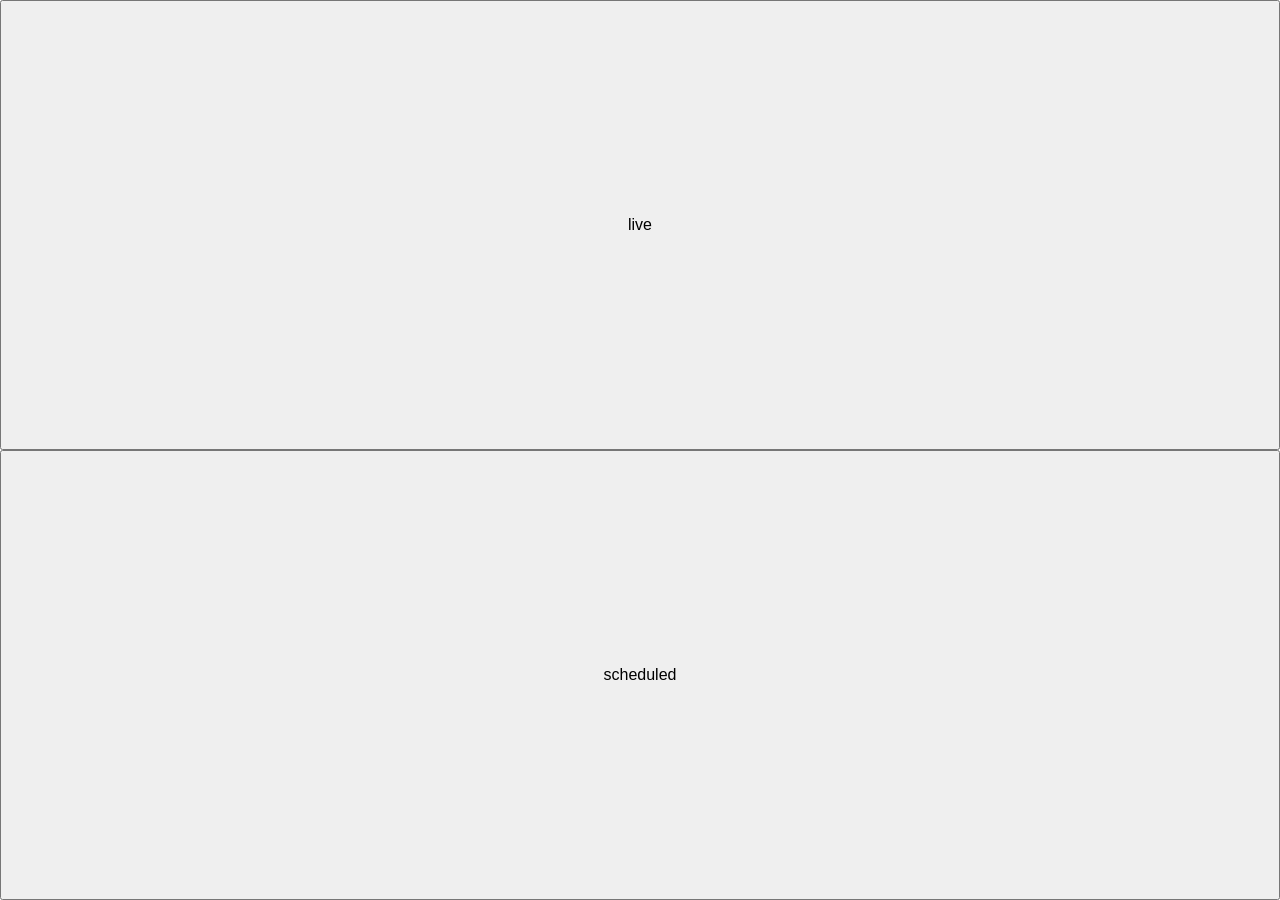
<file: vendor/signalsmith-stretch/repo/web/index.html>
<!DOCTYPE html>
<html>
	<head>
		<title>Signalsmith Stretch Web Audio demo</title>
		<style>
			body {
				font-size: 12pt;
				font-family: Arial, sans-serif;
			}
			#start-overlay {
				position: fixed;
				top: 0;
				left: 0;
				height: 100vh;
				width: 100vw;
				display: flex;
				flex-direction: column;
    				z-index: 100;
			}
			button {
				justify-content: center;
				align-items: center;
				flex-grow: 1;
				font: inherit;
			}
			.suggestion-code {
				border: 1px solid #888;
				border-radius: 3px;
				padding: 0.3em 0.5em;
				margin: 1em 0;
				cursor: pointer;
			}
			.suggestion-code:hover {
				background: #8884;
			}
		</style>
	</head>
	<body>
		<div id="start-overlay">
			<button id="start-live">live</button>
			<button id="start-scheduled">scheduled</button>
		</div>
		<div id="suggestions">
			<pre><code>stretch.start()</code></pre>
			<pre><code>stretch.start(audioContext.currentTime + 1)</code></pre>
			<pre><code>stretch.stop()</code></pre>
			<pre><code>stretch.stop(audioContext.currentTime + 3)</code></pre>
			<pre><code>stretch.schedule({
	semitones: 5
})</code></pre>
			<pre><code>stretch.schedule({
	semitones: 0,
	output: audioContext.currentTime + 3
})</code></pre>
			<pre><code>stretch.schedule({
	rate: 0.8
})</code></pre>
			<pre><code>stretch.schedule({
	input: 0, // start from beginning
	rate: 1.2,
	semitones: -2
})</code></pre>
			<pre><code>stretch.schedule({
	input: 0,
	output: audioContext.currentTime + 1
}, true)</code></pre>
		</div>
		<script type="module">
			import SignalsmithStretch from "./release/SignalsmithStretch.mjs";
			let $ = document.querySelector.bind(document);
			let $$ = document.querySelectorAll.bind(document);
			
			async function start(live) {
				$('#start-overlay').remove();

				let audioContext = new AudioContext();
				
				let stretchNode = await SignalsmithStretch(audioContext);
				stretchNode.connect(audioContext.destination);
				
				let response = await fetch('loop.mp3');
				let arrayBuffer = await response.arrayBuffer();
				let audioBuffer = await audioContext.decodeAudioData(arrayBuffer);
				
				if (live) {
					stretchNode.start();
					let sourceNode = audioContext.createBufferSource();
					sourceNode.buffer = audioBuffer;
					sourceNode.connect(stretchNode);
					sourceNode.loop = true;
					sourceNode.start();
				} else {
					let channelArrays = []
					for (let c = 0; c < audioBuffer.numberOfChannels; ++c) {
						channelArrays.push(audioBuffer.getChannelData(c));
					}
					let channelBuffers = channelArrays.map(c => c.buffer);
					stretchNode.addBuffers(channelArrays, channelBuffers);
				}

				// put things in the global context, for debugging
				Object.assign(globalThis, {
					stretch: stretchNode,
					audioContext: audioContext
				});
			}

			$('#start-live').onclick = e => start(true);
			$('#start-scheduled').onclick = e => start(false);
			
			$$('#suggestions pre').forEach(node => {
				let fn = new Function('return ' + node.textContent);
				node.classList.add('suggestion-code');
				node.onclick = e => fn().then(console.log);
			});
		</script>
	</body>
</html>
</file>
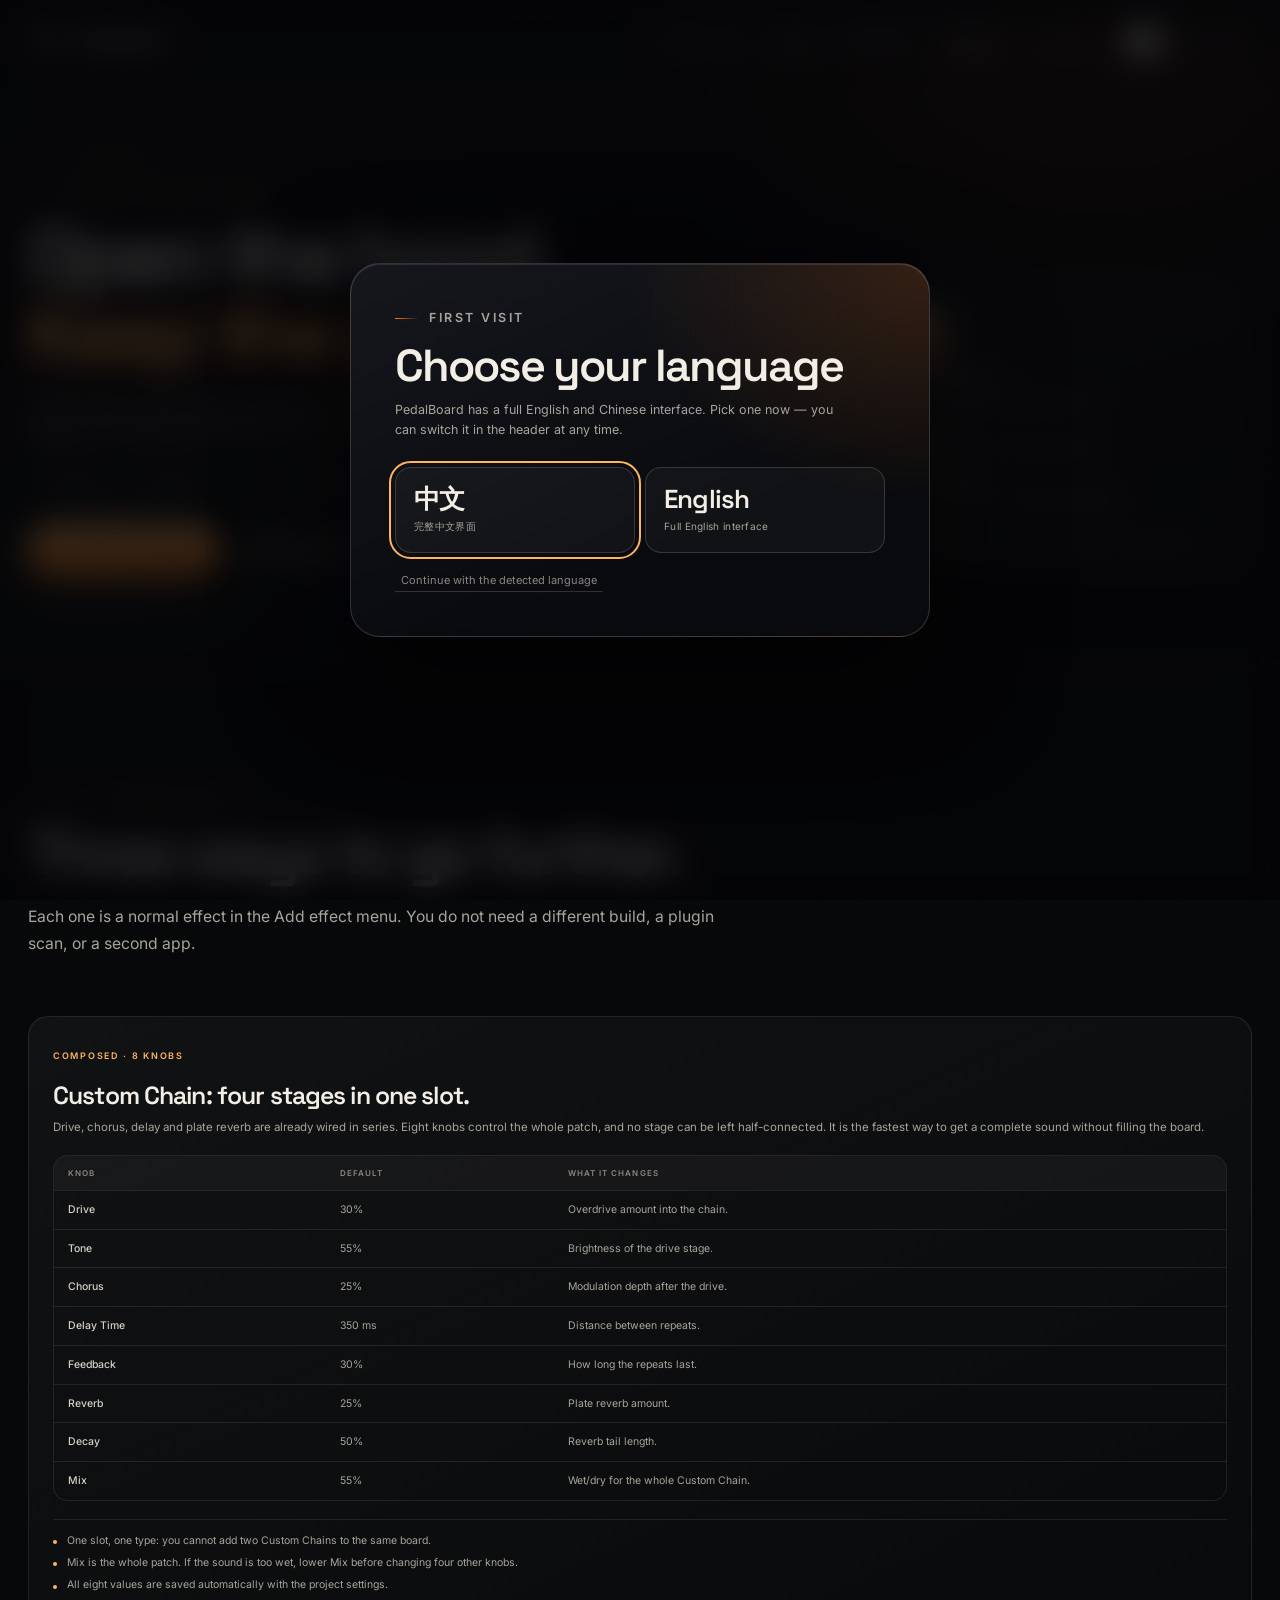
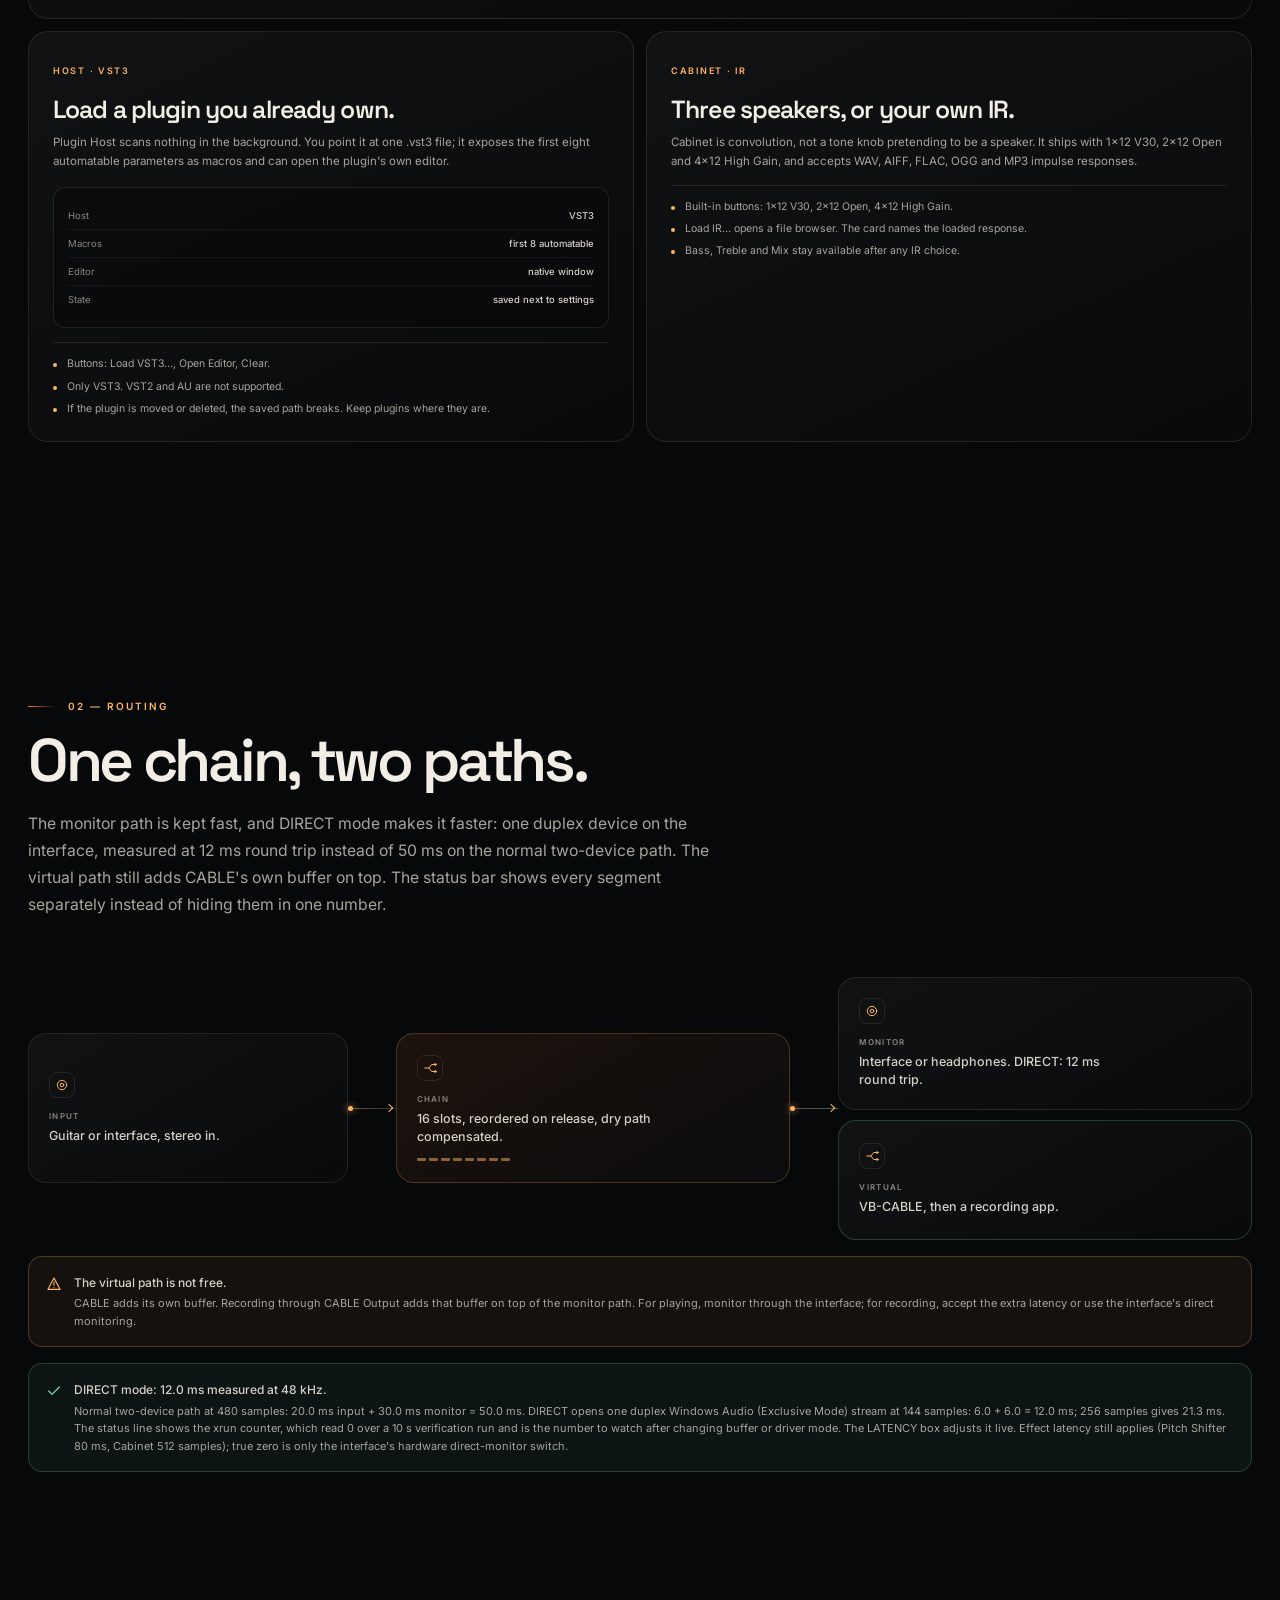
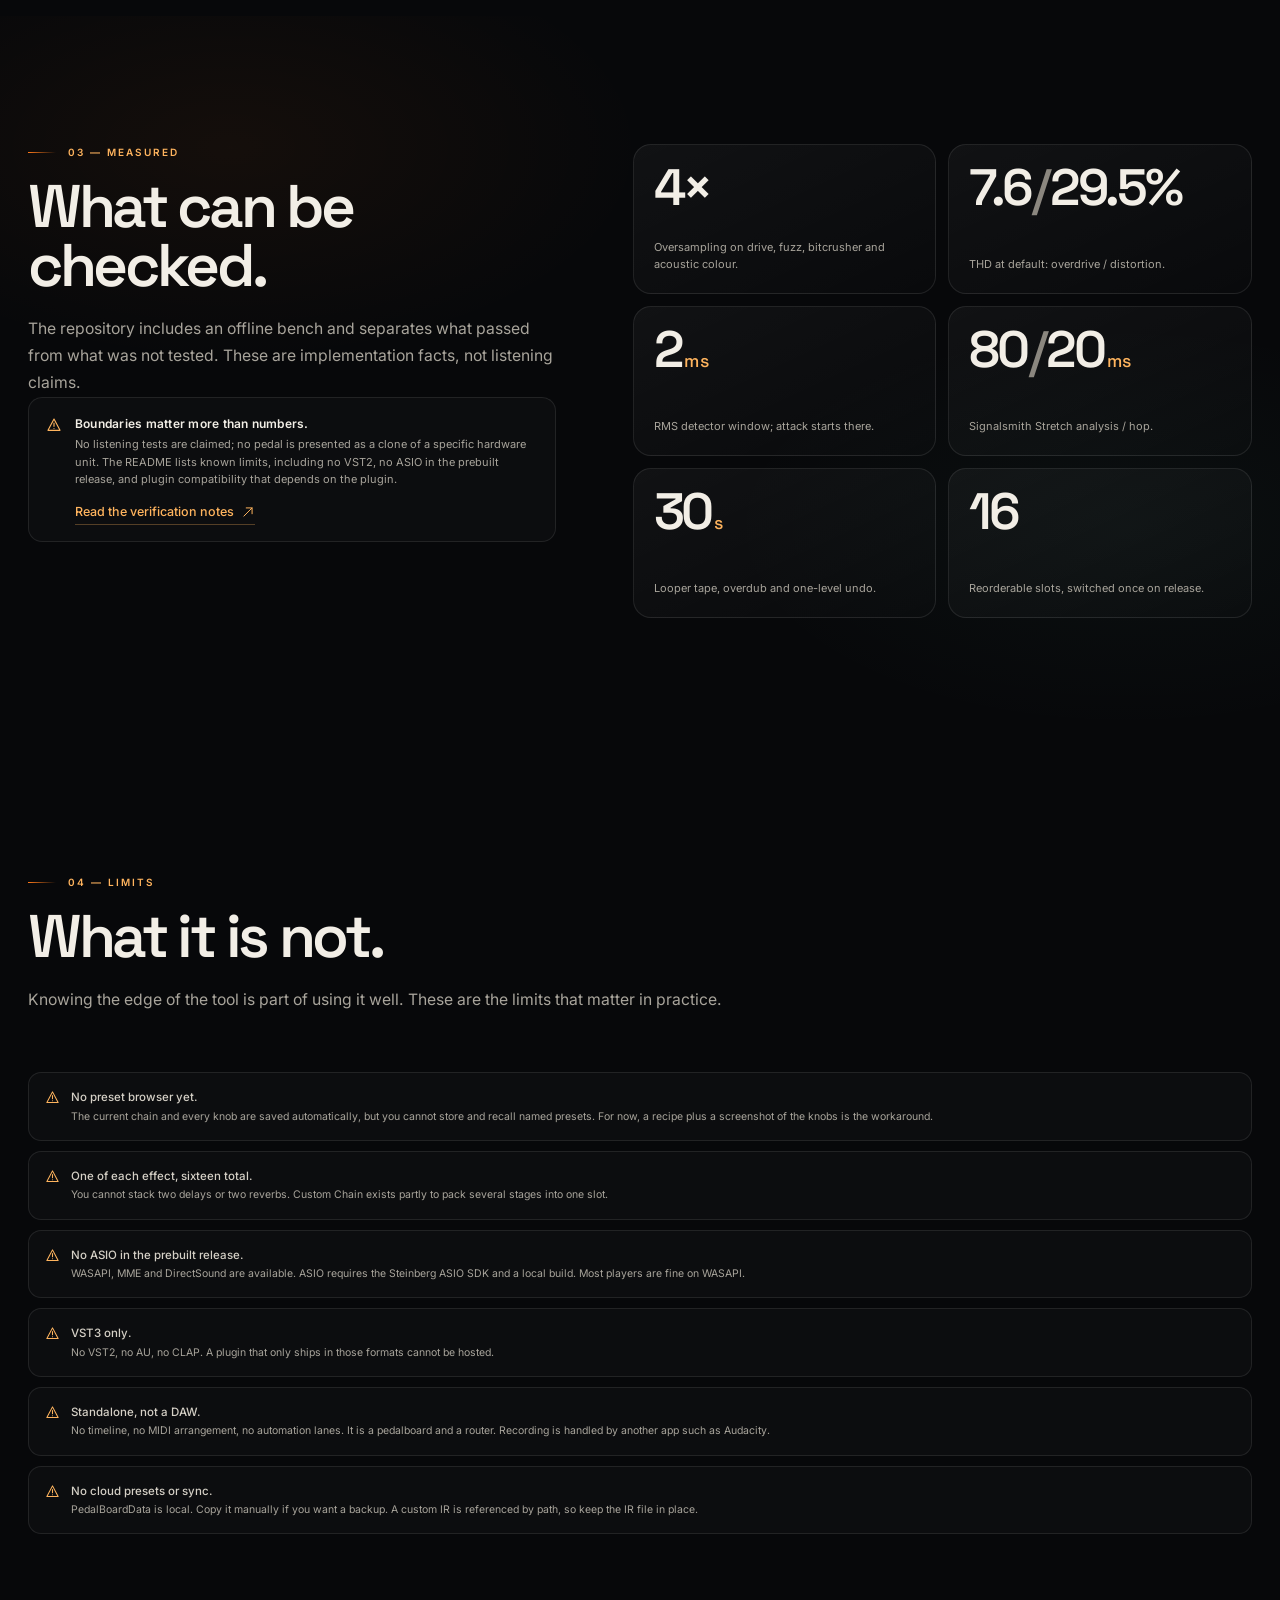
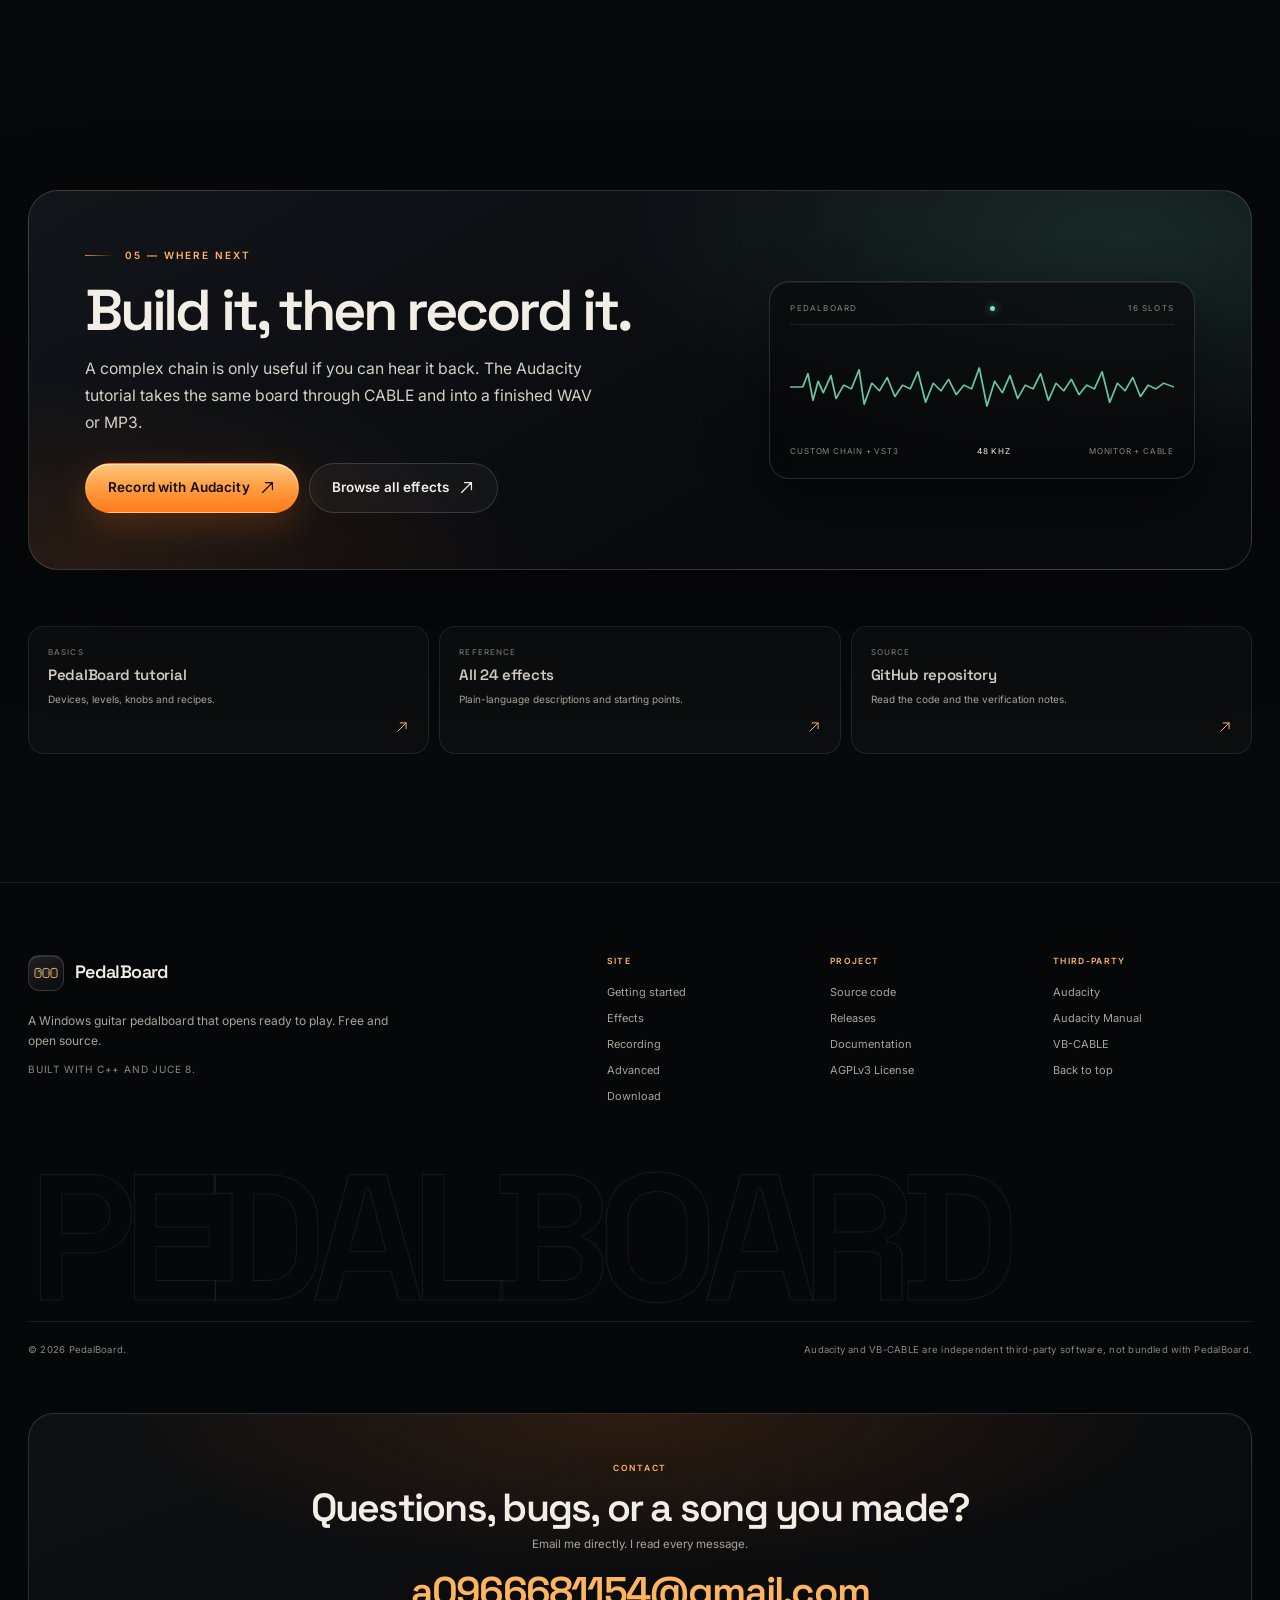
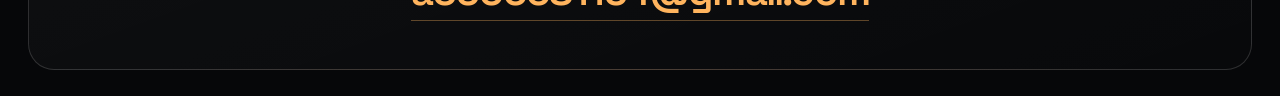
<file: advanced.html>
<!DOCTYPE html>
<html lang="en">
<head>
<meta charset="utf-8">
<meta name="viewport" content="width=device-width, initial-scale=1">
<title>PedalBoard advanced — Custom Chain, VST3, routing and limits</title>
<meta name="description" content="Advanced PedalBoard guide: the eight-knob Custom Chain, VST3 hosting, cabinet IRs, signal flow, latency, measured specs and honest limitations.">
<meta name="theme-color" content="#07080a">
<meta property="og:type" content="article">
<meta property="og:title" content="PedalBoard advanced — Custom Chain, VST3, routing and limits">
<meta property="og:description" content="For when the default board is not enough: multi-stage Custom Chain, VST3 hosting, IRs, routing and the measured limits.">
<meta property="og:image" content="assets/knob.jpg">
<link rel="icon" href="favicon.svg" type="image/svg+xml">
<link rel="stylesheet" href="styles.css">
<link rel="stylesheet" href="pages.css">
<script>try{document.documentElement.classList.add('js')}catch(e){}</script>
</head>
<body data-title-en="PedalBoard advanced — Custom Chain, VST3, routing and limits" data-title-zh="PedalBoard 进阶 — 自定义链路、VST3、路由与限制" data-desc-en="Advanced PedalBoard guide: the eight-knob Custom Chain, VST3 hosting, cabinet IRs, signal flow, latency, measured specs and honest limitations." data-desc-zh="PedalBoard 进阶指南：八旋钮自定义链路、VST3 宿主、箱体 IR、信号流、延迟、测量指标和诚实的限制。">
<a class="skip-link" href="#main" data-i18n="a11y.skip">Skip to content</a>

<svg class="sprite" aria-hidden="true" focusable="false">
  <symbol id="i-github" viewBox="0 0 24 24"><path d="M12 .8a11.2 11.2 0 0 0-3.5 21.8c.6.1.8-.3.8-.6v-2c-3.1.7-3.8-1.3-3.8-1.3-.5-1.3-1.3-1.7-1.3-1.7-1-.7.1-.7.1-.7 1.1.1 1.7 1.2 1.7 1.2 1 .1 1.7-.8 2.1-1.2.1-.7.4-1.2.7-1.5-2.5-.3-5.1-1.2-5.1-5.5 0-1.2.4-2.2 1.1-3-.1-.3-.5-1.4.1-2.9 0 0 1-.3 3.2 1.2a11 11 0 0 1 5.8 0c2.2-1.5 3.2-1.2 3.2-1.2.6 1.5.2 2.6.1 2.9.7.8 1.1 1.8 1.1 3 0 4.3-2.6 5.2-5.1 5.5.4.3.7 1 .7 2v3c0 .3.2.7.8.6A11.2 11.2 0 0 0 12 .8z"/></symbol>
  <symbol id="i-download" viewBox="0 0 24 24"><path d="M12 3v11M7 10l5 5 5-5"/><path d="M4 20h16"/></symbol>
  <symbol id="i-arrow" viewBox="0 0 24 24"><path d="M5 19L19 5M9 5h10v10"/></symbol>
  <symbol id="i-check" viewBox="0 0 24 24"><path d="M4 12l5 5L20 6"/></symbol>
  <symbol id="i-alert" viewBox="0 0 24 24"><path d="M12 3l9 17H3L12 3z"/><path d="M12 9v5M12 17.2v.1"/></symbol>
  <symbol id="i-jack" viewBox="0 0 24 24"><circle cx="12" cy="12" r="8"/><circle cx="12" cy="12" r="3"/></symbol>
  <symbol id="i-split" viewBox="0 0 24 24"><path d="M3 12h7l5-6h6M10 12l5 6h6"/><circle cx="21" cy="6" r="1.6"/><circle cx="21" cy="18" r="1.6"/></symbol>
  <symbol id="i-knob" viewBox="0 0 24 24"><circle cx="12" cy="12" r="8"/><path d="M12 12l4-4"/><path d="M6.5 17.5a8 8 0 0 1 0-11" opacity=".45"/></symbol>
  <symbol id="i-book" viewBox="0 0 24 24"><path d="M4 4h6a3 3 0 0 1 3 3v13a3 3 0 0 0-3-3H4V4z"/><path d="M20 4h-4a3 3 0 0 0-3 3v13a3 3 0 0 1 3-3h4V4z"/></symbol>
</svg>

<header class="site-header" id="siteHeader">
  <div class="wrap header-inner">
    <a class="brand" href="index.html" aria-label="PedalBoard home" data-i18n-aria="nav.homeAria"><span class="brand-mark" aria-hidden="true"><svg viewBox="0 0 34 34"><rect x="2.5" y="11" width="8" height="12" rx="2.4"/><rect x="13" y="11" width="8" height="12" rx="2.4"/><rect x="23.5" y="11" width="8" height="12" rx="2.4"/><path d="M10.5 17h2.5M21 17h2.5"/><circle cx="8" cy="14.5" r="1.1" class="brand-led"/></svg></span><span class="brand-word">PedalBoard</span></a>
    <nav class="primary-nav" id="primaryNav" aria-label="Primary">
      <a href="guide.html" data-i18n="nav.guide">Getting started</a>
      <a href="effects.html" data-i18n="nav.effects">Effects</a>
      <a href="audacity.html" data-i18n="nav.recording">Recording</a>
      <a href="advanced.html" class="is-active" aria-current="page" data-i18n="nav.advanced">Advanced</a>
      <a href="index.html#download" data-i18n="nav.download">Download</a>
    </nav>
    <div class="header-actions">
      <div class="lang-switch" role="group" aria-label="Language" data-i18n-aria="nav.language">
        <button class="lang-btn" type="button" data-lang="en" aria-pressed="true">EN</button>
        <button class="lang-btn" type="button" data-lang="zh" aria-pressed="false">中文</button>
      </div>
      <a class="icon-link" href="https://github.com/DengXiaoping8964/PedalBoard" target="_blank" rel="noopener" aria-label="Open PedalBoard on GitHub" data-i18n-aria="nav.githubAria"><svg aria-hidden="true"><use href="#i-github"/></svg></a>
      <button class="nav-toggle" id="navToggle" type="button" aria-expanded="false" aria-controls="primaryNav" aria-label="Open menu" data-i18n-aria="nav.menu"><span></span><span></span></button>
    </div>
  </div>
</header>

<div class="lang-gate" id="langGate" hidden>
  <div class="lang-gate-card" role="dialog" aria-modal="true" aria-labelledby="langGateTitle" aria-describedby="langGateLead">
    <p class="lang-gate-kicker" data-i18n="gate.kicker">FIRST VISIT</p>
    <h2 id="langGateTitle" data-i18n="gate.title">Choose your language</h2>
    <p id="langGateLead" data-i18n="gate.lead">PedalBoard has a full English and Chinese interface. Pick one now — you can switch it in the header at any time.</p>
    <div class="lang-gate-actions">
      <button class="lang-choice" type="button" data-gate-lang="zh"><span class="lang-choice-word">中文</span><span class="lang-choice-note" data-i18n="gate.zhNote">完整中文界面</span></button>
      <button class="lang-choice" type="button" data-gate-lang="en"><span class="lang-choice-word">English</span><span class="lang-choice-note" data-i18n="gate.enNote">Full English interface</span></button>
    </div>
    <button class="lang-gate-skip" type="button" data-gate-skip data-i18n="gate.skip">Continue with the detected language</button>
  </div>
</div>

<main id="main">
  <section class="page-hero" aria-labelledby="advTitle">
    <div class="wrap page-hero-inner">
      <div>
        <div class="crumbs"><a href="index.html" data-en="Home" data-zh="首页">Home</a><i>/</i><span data-en="Advanced" data-zh="进阶">Advanced</span></div>
        <p class="kicker" data-en="BEYOND THE DEFAULT BOARD" data-zh="默认效果板之外">BEYOND THE DEFAULT BOARD</p>
        <h1 id="advTitle"><span class="line" data-en="Open the hood." data-zh="把盖子打开。">Open the hood.</span><span class="line accent" data-en="Keep the guardrails." data-zh="护栏还在。">Keep the guardrails.</span></h1>
        <p class="page-lead" data-en="Custom Chain, VST3 hosting, cabinet IRs, routing and the measured limits. Everything here is optional; the default board still works if you never open this page." data-zh="自定义链路、VST3 宿主、箱体 IR、路由和测量限制。这里全是可选项；你永远不看这一页，默认效果板也照样能用。">Custom Chain, VST3 hosting, cabinet IRs, routing and the measured limits. Everything here is optional; the default board still works if you never open this page.</p>
        <div class="page-tags">
          <span class="page-tag"><svg aria-hidden="true"><use href="#i-check"/></svg><span data-en="16 slots" data-zh="16 槽">16 slots</span></span>
          <span class="page-tag"><svg aria-hidden="true"><use href="#i-check"/></svg><span data-en="VST3 host" data-zh="VST3 宿主">VST3 host</span></span>
          <span class="page-tag"><svg aria-hidden="true"><use href="#i-check"/></svg><span data-en="8-knob Custom Chain" data-zh="8 旋钮自定义链路">8-knob Custom Chain</span></span>
          <span class="page-tag"><svg aria-hidden="true"><use href="#i-check"/></svg><span data-en="Measured specs" data-zh="测量指标">Measured specs</span></span>
        </div>
        <div class="hero-actions">
          <a class="btn btn-primary" href="https://github.com/DengXiaoping8964/PedalBoard#readme" target="_blank" rel="noopener"><svg aria-hidden="true"><use href="#i-book"/></svg><span data-en="Read the README" data-zh="阅读 README">Read the README</span></a>
          <a class="btn btn-ghost" href="guide.html"><span data-en="Back to basics" data-zh="回到基础">Back to basics</span><svg aria-hidden="true"><use href="#i-arrow"/></svg></a>
        </div>
      </div>
      <aside class="page-aside" aria-label="At a glance" data-en-aria="At a glance" data-zh-aria="一览">
        <div class="aside-count"><strong>16</strong><span data-en="chain slots" data-zh="个链路槽位">chain slots</span></div>
        <ul class="aside-facts">
          <li><span class="fact-icon"><svg aria-hidden="true"><use href="#i-knob"/></svg></span><span><b data-en="Custom Chain" data-zh="自定义链路">Custom Chain</b><span data-en="Four stages, eight knobs, one slot." data-zh="四级、八旋钮、一个槽。">Four stages, eight knobs, one slot.</span></span></li>
          <li><span class="fact-icon"><svg aria-hidden="true"><use href="#i-knob"/></svg></span><span><b data-en="VST3 host" data-zh="VST3 宿主">VST3 host</b><span data-en="Eight macros plus the native editor." data-zh="八个宏旋钮加原生编辑器。">Eight macros plus the native editor.</span></span></li>
          <li><span class="fact-icon"><svg aria-hidden="true"><use href="#i-jack"/></svg></span><span><b data-en="Two outputs" data-zh="两路输出">Two outputs</b><span data-en="Monitor and virtual, metered separately." data-zh="监听与虚拟输出，分别计量。">Monitor and virtual, metered separately.</span></span></li>
        </ul>
        <p class="aside-note" data-en="A type can appear once per chain. The chain is saved automatically." data-zh="每种效果在一条链路里只能出现一次，链路会自动保存。">A type can appear once per chain. The chain is saved automatically.</p>
      </aside>
    </div>
  </section>

  <section class="section" aria-labelledby="featuresTitle">
    <div class="wrap">
      <header class="section-head reveal">
        <p class="kicker" data-en="01 — THE EXTRA TOOLS" data-zh="01 — 额外工具">01 — THE EXTRA TOOLS</p>
        <h2 class="display" id="featuresTitle"><span class="line" data-en="Three ways to go further." data-zh="三种继续深入的方式。">Three ways to go further.</span></h2>
        <p class="section-lead" data-en="Each one is a normal effect in the Add effect menu. You do not need a different build, a plugin scan, or a second app." data-zh="它们都在「添加效果」菜单里，是普通效果。不需要另装版本、不用扫插件、也不用再开一个软件。">Each one is a normal effect in the Add effect menu. You do not need a different build, a plugin scan, or a second app.</p>
      </header>
      <div class="feature-grid">
        <article class="feature-card reveal is-wide">
          <span class="card-label" data-en="COMPOSED · 8 KNOBS" data-zh="组合 · 8 旋钮">COMPOSED · 8 KNOBS</span>
          <h3 data-en="Custom Chain: four stages in one slot." data-zh="自定义链路：一个槽里的四级音色。">Custom Chain: four stages in one slot.</h3>
          <p data-en="Drive, chorus, delay and plate reverb are already wired in series. Eight knobs control the whole patch, and no stage can be left half-connected. It is the fastest way to get a complete sound without filling the board." data-zh="过载、合唱、延迟和板式混响已经串好。八个旋钮控制整套音色，任何一级都不会只接一半。想快速得到一个完整音色，又不想占满效果板，就用它。">Drive, chorus, delay and plate reverb are already wired in series. Eight knobs control the whole patch, and no stage can be left half-connected. It is the fastest way to get a complete sound without filling the board.</p>
          <div class="table-wrap">
            <table class="spec-table">
              <thead><tr><th data-en="Knob" data-zh="旋钮">Knob</th><th data-en="Default" data-zh="默认">Default</th><th data-en="What it changes" data-zh="改变什么">What it changes</th></tr></thead>
              <tbody>
                <tr><td>Drive</td><td>30%</td><td data-en="Overdrive amount into the chain." data-zh="进入链路的过载量。">Overdrive amount into the chain.</td></tr>
                <tr><td>Tone</td><td>55%</td><td data-en="Brightness of the drive stage." data-zh="过载级的明暗。">Brightness of the drive stage.</td></tr>
                <tr><td>Chorus</td><td>25%</td><td data-en="Modulation depth after the drive." data-zh="过载之后的调制深度。">Modulation depth after the drive.</td></tr>
                <tr><td>Delay Time</td><td>350 ms</td><td data-en="Distance between repeats." data-zh="回声之间的间隔。">Distance between repeats.</td></tr>
                <tr><td>Feedback</td><td>30%</td><td data-en="How long the repeats last." data-zh="回声持续多久。">How long the repeats last.</td></tr>
                <tr><td>Reverb</td><td>25%</td><td data-en="Plate reverb amount." data-zh="板式混响的量。">Plate reverb amount.</td></tr>
                <tr><td>Decay</td><td>50%</td><td data-en="Reverb tail length." data-zh="混响尾巴长度。">Reverb tail length.</td></tr>
                <tr><td>Mix</td><td>55%</td><td data-en="Wet/dry for the whole Custom Chain." data-zh="整个自定义链路的干湿比。">Wet/dry for the whole Custom Chain.</td></tr>
              </tbody>
            </table>
          </div>
          <ul>
            <li data-en="One slot, one type: you cannot add two Custom Chains to the same board." data-zh="一个槽、一种类型：同一条板上不能加两个自定义链路。">One slot, one type: you cannot add two Custom Chains to the same board.</li>
            <li data-en="Mix is the whole patch. If the sound is too wet, lower Mix before changing four other knobs." data-zh="Mix 控制整套音色。太湿先降 Mix，不要先去改四个别的旋钮。">Mix is the whole patch. If the sound is too wet, lower Mix before changing four other knobs.</li>
            <li data-en="All eight values are saved automatically with the project settings." data-zh="八个值会随项目设置自动保存。">All eight values are saved automatically with the project settings.</li>
          </ul>
        </article>

        <article class="feature-card reveal">
          <span class="card-label" data-en="HOST · VST3" data-zh="宿主 · VST3">HOST · VST3</span>
          <h3 data-en="Load a plugin you already own." data-zh="加载你已有的插件。">Load a plugin you already own.</h3>
          <p data-en="Plugin Host scans nothing in the background. You point it at one .vst3 file; it exposes the first eight automatable parameters as macros and can open the plugin's own editor." data-zh="插件宿主不会在后台扫盘。你指定一个 .vst3 文件，它把前 8 个可自动化参数映射成宏旋钮，并可以打开插件自己的编辑器。">Plugin Host scans nothing in the background. You point it at one .vst3 file; it exposes the first eight automatable parameters as macros and can open the plugin's own editor.</p>
          <div class="feature-mock" aria-hidden="true">
            <div class="feature-mock-row"><span>Host</span><b>VST3</b></div>
            <div class="feature-mock-row"><span data-en="Macros" data-zh="宏旋钮">Macros</span><b data-en="first 8 automatable" data-zh="前 8 个可自动化">first 8 automatable</b></div>
            <div class="feature-mock-row"><span data-en="Editor" data-zh="编辑器">Editor</span><b data-en="native window" data-zh="原生窗口">native window</b></div>
            <div class="feature-mock-row"><span data-en="State" data-zh="状态">State</span><b data-en="saved next to settings" data-zh="保存在设置旁">saved next to settings</b></div>
          </div>
          <ul>
            <li data-en="Buttons: Load VST3…, Open Editor, Clear." data-zh="按钮：Load VST3…、Open Editor、Clear。">Buttons: Load VST3…, Open Editor, Clear.</li>
            <li data-en="Only VST3. VST2 and AU are not supported." data-zh="只支持 VST3，不支持 VST2 和 AU。">Only VST3. VST2 and AU are not supported.</li>
            <li data-en="If the plugin is moved or deleted, the saved path breaks. Keep plugins where they are." data-zh="插件被移动或删除后，保存的路径会失效。插件放好就别动。">If the plugin is moved or deleted, the saved path breaks. Keep plugins where they are.</li>
          </ul>
        </article>

        <article class="feature-card reveal">
          <span class="card-label" data-en="CABINET · IR" data-zh="箱体 · IR">CABINET · IR</span>
          <h3 data-en="Three speakers, or your own IR." data-zh="三个内置箱体，或你自己的 IR。">Three speakers, or your own IR.</h3>
          <p data-en="Cabinet is convolution, not a tone knob pretending to be a speaker. It ships with 1x12 V30, 2x12 Open and 4x12 High Gain, and accepts WAV, AIFF, FLAC, OGG and MP3 impulse responses." data-zh="箱体是卷积，不是假装成音箱的音色旋钮。内置 1x12 V30、2x12 Open 和 4x12 High Gain，支持 WAV、AIFF、FLAC、OGG 和 MP3 脉冲响应。">Cabinet is convolution, not a tone knob pretending to be a speaker. It ships with 1x12 V30, 2x12 Open and 4x12 High Gain, and accepts WAV, AIFF, FLAC, OGG and MP3 impulse responses.</p>
          <ul>
            <li data-en="Built-in buttons: 1x12 V30, 2x12 Open, 4x12 High Gain." data-zh="内置按钮：1x12 V30、2x12 Open、4x12 High Gain。">Built-in buttons: 1x12 V30, 2x12 Open, 4x12 High Gain.</li>
            <li data-en="Load IR… opens a file browser. The card names the loaded response." data-zh="Load IR… 打开文件选择器，卡片会显示当前 IR 名称。">Load IR… opens a file browser. The card names the loaded response.</li>
            <li data-en="Bass, Treble and Mix stay available after any IR choice." data-zh="选任何 IR 后，Bass、Treble、Mix 仍然可用。">Bass, Treble and Mix stay available after any IR choice.</li>
          </ul>
        </article>
      </div>
    </div>
  </section>

  <section class="section" id="latency" aria-labelledby="flowTitle">
    <div class="wrap">
      <header class="section-head reveal">
        <p class="kicker" data-en="02 — ROUTING" data-zh="02 — 路由">02 — ROUTING</p>
        <h2 class="display" id="flowTitle"><span class="line" data-en="One chain, two paths." data-zh="一条链路，两路输出。">One chain, two paths.</span></h2>
        <p class="section-lead" data-en="The monitor path is kept fast, and DIRECT mode makes it faster: one duplex device on the interface, measured at 12 ms round trip instead of 50 ms on the normal two-device path. The virtual path still adds CABLE's own buffer on top. The status bar shows every segment separately instead of hiding them in one number." data-zh="监听路径本来就快，直通模式让它更快：声卡上一个双工设备，实测往返 12 ms，而普通双设备路径是 50 ms。虚拟路径仍会在上面再加 CABLE 自己的缓冲。状态栏把每一段延迟分开显示，而不是塞进一个数字。">The monitor path is kept fast, and DIRECT mode makes it faster: one duplex device on the interface, measured at 12 ms round trip instead of 50 ms on the normal two-device path. The virtual path still adds CABLE's own buffer on top. The status bar shows every segment separately instead of hiding them in one number.</p>
      </header>
      <div class="flow reveal" aria-hidden="true">
        <div class="flow-node">
          <span class="flow-icon"><svg><use href="#i-jack"/></svg></span>
          <span class="flow-kicker" data-en="INPUT" data-zh="输入">INPUT</span>
          <strong data-en="Guitar or interface, stereo in." data-zh="吉他或声卡，立体声输入。">Guitar or interface, stereo in.</strong>
        </div>
        <div class="flow-line"><span></span></div>
        <div class="flow-node is-chain">
          <span class="flow-icon"><svg><use href="#i-split"/></svg></span>
          <span class="flow-kicker" data-en="CHAIN" data-zh="链路">CHAIN</span>
          <strong data-en="16 slots, reordered on release, dry path compensated." data-zh="16 槽，松手时重排，干声延迟补偿。">16 slots, reordered on release, dry path compensated.</strong>
          <span class="flow-slots"><i></i><i></i><i></i><i></i><i></i><i></i><i></i><i></i></span>
        </div>
        <div class="flow-line is-split"><span></span></div>
        <div class="flow-outs">
          <div class="flow-node is-out">
            <span class="flow-icon"><svg><use href="#i-jack"/></svg></span>
            <span class="flow-kicker" data-en="MONITOR" data-zh="监听">MONITOR</span>
            <strong data-en="Interface or headphones. DIRECT: 12 ms round trip." data-zh="声卡或耳机。直通：实测往返 12 ms。">Interface or headphones. DIRECT: 12 ms round trip.</strong>
          </div>
          <div class="flow-node is-out is-virtual">
            <span class="flow-icon"><svg><use href="#i-split"/></svg></span>
            <span class="flow-kicker" data-en="VIRTUAL" data-zh="虚拟输出">VIRTUAL</span>
            <strong data-en="VB-CABLE, then a recording app." data-zh="VB-CABLE，再到录音软件。">VB-CABLE, then a recording app.</strong>
          </div>
        </div>
      </div>
      <div class="callout is-warn reveal">
        <svg aria-hidden="true"><use href="#i-alert"/></svg>
        <div>
          <strong data-en="The virtual path is not free." data-zh="虚拟路径不是零成本。">The virtual path is not free.</strong>
          <p data-en="CABLE adds its own buffer. Recording through CABLE Output adds that buffer on top of the monitor path. For playing, monitor through the interface; for recording, accept the extra latency or use the interface's direct monitoring." data-zh="CABLE 有自己的缓冲。通过 CABLE Output 录音，会在这个基础上再加一段。演奏时用声卡监听；录音时接受这段额外延迟，或用声卡的直接监听。">CABLE adds its own buffer. Recording through CABLE Output adds that buffer on top of the monitor path. For playing, monitor through the interface; for recording, accept the extra latency or use the interface's direct monitoring.</p>
        </div>
      </div>
      <div class="callout reveal">
        <svg aria-hidden="true"><use href="#i-check"/></svg>
        <div>
          <strong data-en="DIRECT mode: 12.0 ms measured at 48 kHz." data-zh="直通模式：48 kHz 下实测 12.0 ms。">DIRECT mode: 12.0 ms measured at 48 kHz.</strong>
          <p data-en="Normal two-device path at 480 samples: 20.0 ms input + 30.0 ms monitor = 50.0 ms. DIRECT opens one duplex Windows Audio (Exclusive Mode) stream at 144 samples: 6.0 + 6.0 = 12.0 ms; 256 samples gives 21.3 ms. The status line shows the xrun counter, which read 0 over a 10 s verification run and is the number to watch after changing buffer or driver mode. The LATENCY box adjusts it live. Effect latency still applies (Pitch Shifter 80 ms, Cabinet 512 samples); true zero is only the interface's hardware direct-monitor switch." data-zh="普通双设备路径 480 样本：输入 20.0 ms + 监听 30.0 ms = 50.0 ms。直通在 144 样本下打开一个 Windows Audio 独占双工流：6.0 + 6.0 = 12.0 ms；256 样本为 21.3 ms。状态栏显示断音计数，在 10 秒验证运行中为 0；改缓冲或驱动模式后要盯着这个数。「延迟」框可实时调整。效果器自身延迟仍然存在（移调 80 ms、箱体 512 样本）；真正的 0 延迟只有声卡自带的硬件直通开关。">Normal two-device path at 480 samples: 20.0 ms input + 30.0 ms monitor = 50.0 ms. DIRECT opens one duplex Windows Audio (Exclusive Mode) stream at 144 samples: 6.0 + 6.0 = 12.0 ms; 256 samples gives 21.3 ms. The status line shows the xrun counter, which read 0 over a 10 s verification run and is the number to watch after changing buffer or driver mode. The LATENCY box adjusts it live. Effect latency still applies (Pitch Shifter 80 ms, Cabinet 512 samples); true zero is only the interface's hardware direct-monitor switch.</p>
        </div>
      </div>
    </div>
  </section>

  <section class="section tech" aria-labelledby="specsTitle">
    <div class="wrap tech-grid">
      <div class="tech-copy reveal">
        <p class="kicker" data-en="03 — MEASURED" data-zh="03 — 测量">03 — MEASURED</p>
        <h2 class="display" id="specsTitle"><span class="line" data-en="What can be" data-zh="哪些数字">What can be</span><span class="line" data-en="checked." data-zh="查得到。">checked.</span></h2>
        <p class="section-lead" data-en="The repository includes an offline bench and separates what passed from what was not tested. These are implementation facts, not listening claims." data-zh="仓库里有离线测试台，并区分通过了什么、没测什么。这些是实现事实，不是听感结论。">The repository includes an offline bench and separates what passed from what was not tested. These are implementation facts, not listening claims.</p>
        <div class="tech-note">
          <svg aria-hidden="true"><use href="#i-alert"/></svg>
          <div>
            <strong data-en="Boundaries matter more than numbers." data-zh="边界比数字更重要。">Boundaries matter more than numbers.</strong>
            <p data-en="No listening tests are claimed; no pedal is presented as a clone of a specific hardware unit. The README lists known limits, including no VST2, no ASIO in the prebuilt release, and plugin compatibility that depends on the plugin." data-zh="没有宣称做过听感测试；也没有把任何单块说成某台硬件的复刻。README 列出已知限制，包括不支持 VST2、预编译版不含 ASIO，以及插件兼容性取决于插件本身。">No listening tests are claimed; no pedal is presented as a clone of a specific hardware unit. The README lists known limits, including no VST2, no ASIO in the prebuilt release, and plugin compatibility that depends on the plugin.</p>
            <a class="text-link" href="https://github.com/DengXiaoping8964/PedalBoard#the-dsp-and-ring-buffer-bench" target="_blank" rel="noopener"><span data-en="Read the verification notes" data-zh="查看验证记录">Read the verification notes</span><svg aria-hidden="true"><use href="#i-arrow"/></svg></a>
          </div>
        </div>
      </div>
      <div class="tech-metrics">
        <div class="metric reveal"><span class="metric-value">4×</span><span class="metric-label" data-en="Oversampling on drive, fuzz, bitcrusher and acoustic colour." data-zh="过载、法兹、位降采样和木转电染色均 4× 过采样。">Oversampling on drive, fuzz, bitcrusher and acoustic colour.</span></div>
        <div class="metric reveal"><span class="metric-value">7.6<span class="metric-sep">/</span>29.5%</span><span class="metric-label" data-en="THD at default: overdrive / distortion." data-zh="默认设置下的 THD：过载 / 失真。">THD at default: overdrive / distortion.</span></div>
        <div class="metric reveal"><span class="metric-value">2<span class="unit">ms</span></span><span class="metric-label" data-en="RMS detector window; attack starts there." data-zh="RMS 检测窗口；起音从这里开始。">RMS detector window; attack starts there.</span></div>
        <div class="metric reveal"><span class="metric-value">80<span class="metric-sep">/</span>20<span class="unit">ms</span></span><span class="metric-label" data-en="Signalsmith Stretch analysis / hop." data-zh="Signalsmith Stretch 分析 / 帧移。">Signalsmith Stretch analysis / hop.</span></div>
        <div class="metric reveal"><span class="metric-value">30<span class="unit">s</span></span><span class="metric-label" data-en="Looper tape, overdub and one-level undo." data-zh="循环磁带，支持叠录和一级撤销。">Looper tape, overdub and one-level undo.</span></div>
        <div class="metric reveal"><span class="metric-value">16</span><span class="metric-label" data-en="Reorderable slots, switched once on release." data-zh="可重排槽位，松手时只切换一次。">Reorderable slots, switched once on release.</span></div>
      </div>
    </div>
  </section>

  <section class="section" aria-labelledby="limitsTitle">
    <div class="wrap">
      <header class="section-head reveal">
        <p class="kicker" data-en="04 — LIMITS" data-zh="04 — 限制">04 — LIMITS</p>
        <h2 class="display" id="limitsTitle"><span class="line" data-en="What it is not." data-zh="它不是什么。">What it is not.</span></h2>
        <p class="section-lead" data-en="Knowing the edge of the tool is part of using it well. These are the limits that matter in practice." data-zh="知道工具边界，才算会用。下面这些是实际会碰到的限制。">Knowing the edge of the tool is part of using it well. These are the limits that matter in practice.</p>
      </header>
      <div class="limit-list">
        <div class="limit reveal"><svg aria-hidden="true"><use href="#i-alert"/></svg><div><strong data-en="No preset browser yet." data-zh="目前没有预设浏览器。">No preset browser yet.</strong><p data-en="The current chain and every knob are saved automatically, but you cannot store and recall named presets. For now, a recipe plus a screenshot of the knobs is the workaround." data-zh="当前链路和所有旋钮会自动保存，但还不能命名、存储和调出多套预设。现在的办法是保存配方，再截一张旋钮图。">The current chain and every knob are saved automatically, but you cannot store and recall named presets. For now, a recipe plus a screenshot of the knobs is the workaround.</p></div></div>
        <div class="limit reveal"><svg aria-hidden="true"><use href="#i-alert"/></svg><div><strong data-en="One of each effect, sixteen total." data-zh="每种效果一个，总共十六个。">One of each effect, sixteen total.</strong><p data-en="You cannot stack two delays or two reverbs. Custom Chain exists partly to pack several stages into one slot." data-zh="不能叠两个延迟或两个混响。自定义链路的存在，一部分就是为了把多级装进一个槽。">You cannot stack two delays or two reverbs. Custom Chain exists partly to pack several stages into one slot.</p></div></div>
        <div class="limit reveal"><svg aria-hidden="true"><use href="#i-alert"/></svg><div><strong data-en="No ASIO in the prebuilt release." data-zh="预编译版不含 ASIO。">No ASIO in the prebuilt release.</strong><p data-en="WASAPI, MME and DirectSound are available. ASIO requires the Steinberg ASIO SDK and a local build. Most players are fine on WASAPI." data-zh="提供 WASAPI、MME 和 DirectSound。ASIO 需要 Steinberg ASIO SDK 并在本地构建。大多数玩家用 WASAPI 已经够。">WASAPI, MME and DirectSound are available. ASIO requires the Steinberg ASIO SDK and a local build. Most players are fine on WASAPI.</p></div></div>
        <div class="limit reveal"><svg aria-hidden="true"><use href="#i-alert"/></svg><div><strong data-en="VST3 only." data-zh="只支持 VST3。">VST3 only.</strong><p data-en="No VST2, no AU, no CLAP. A plugin that only ships in those formats cannot be hosted." data-zh="不支持 VST2、AU、CLAP。只提供这些格式的插件无法加载。">No VST2, no AU, no CLAP. A plugin that only ships in those formats cannot be hosted.</p></div></div>
        <div class="limit reveal"><svg aria-hidden="true"><use href="#i-alert"/></svg><div><strong data-en="Standalone, not a DAW." data-zh="独立软件，不是宿主。">Standalone, not a DAW.</strong><p data-en="No timeline, no MIDI arrangement, no automation lanes. It is a pedalboard and a router. Recording is handled by another app such as Audacity." data-zh="没有时间线、没有 MIDI 编曲、没有自动化轨道。它是效果器板加路由器。录音交给 Audacity 这类软件。">No timeline, no MIDI arrangement, no automation lanes. It is a pedalboard and a router. Recording is handled by another app such as Audacity.</p></div></div>
        <div class="limit reveal"><svg aria-hidden="true"><use href="#i-alert"/></svg><div><strong data-en="No cloud presets or sync." data-zh="没有云预设或同步。">No cloud presets or sync.</strong><p data-en="PedalBoardData is local. Copy it manually if you want a backup. A custom IR is referenced by path, so keep the IR file in place." data-zh="PedalBoardData 在本地。想备份就手动复制。自定义 IR 是按路径引用的，IR 文件别乱挪。">PedalBoardData is local. Copy it manually if you want a backup. A custom IR is referenced by path, so keep the IR file in place.</p></div></div>
      </div>
    </div>
  </section>

  <section class="section" aria-labelledby="nextTitle">
    <div class="wrap">
      <div class="aud-banner reveal">
        <div>
          <p class="kicker" data-en="05 — WHERE NEXT" data-zh="05 — 接下来">05 — WHERE NEXT</p>
          <h2 id="nextTitle" data-en="Build it, then record it." data-zh="先搭音色，再录下来。">Build it, then record it.</h2>
          <p class="section-lead" data-en="A complex chain is only useful if you can hear it back. The Audacity tutorial takes the same board through CABLE and into a finished WAV or MP3." data-zh="再复杂的链路，也要能回放才有用。Audacity 教程会把同一块板经过 CABLE，做成 WAV 或 MP3。">A complex chain is only useful if you can hear it back. The Audacity tutorial takes the same board through CABLE and into a finished WAV or MP3.</p>
          <div class="hero-actions">
            <a class="btn btn-primary" href="audacity.html"><span data-en="Record with Audacity" data-zh="用 Audacity 录音">Record with Audacity</span><svg aria-hidden="true"><use href="#i-arrow"/></svg></a>
            <a class="btn btn-ghost" href="effects.html"><span data-en="Browse all effects" data-zh="浏览全部效果">Browse all effects</span><svg aria-hidden="true"><use href="#i-arrow"/></svg></a>
          </div>
        </div>
        <div class="aud-visual" aria-hidden="true">
          <div class="aud-visual-top"><span>PEDALBOARD</span><span class="status-led"></span><span>16 SLOTS</span></div>
          <svg class="aud-wave" viewBox="0 0 300 100" preserveAspectRatio="none">
            <path d="M0 50 L10 50 L14 36 L18 64 L22 44 L26 56 L32 38 L36 62 L42 48 L48 52 L54 32 L58 68 L64 46 L70 54 L76 40 L82 60 L88 48 L94 52 L100 34 L106 66 L112 46 L118 54 L124 42 L130 58 L136 48 L142 52 L148 30 L154 70 L160 44 L166 56 L172 38 L178 62 L184 48 L190 52 L196 36 L202 64 L208 46 L214 54 L220 42 L226 58 L232 48 L238 52 L244 34 L250 66 L256 46 L262 54 L268 40 L274 60 L280 48 L286 52 L292 46 L300 50"/>
          </svg>
          <div class="aud-visual-foot"><span>Custom Chain + VST3</span><b>48 kHz</b><span>MONITOR + CABLE</span></div>
        </div>
      </div>
      <div class="pager-grid">
        <a class="pager-card" href="guide.html"><span class="pk" data-en="BASICS" data-zh="基础">BASICS</span><b data-en="PedalBoard tutorial" data-zh="PedalBoard 教程">PedalBoard tutorial</b><span data-en="Devices, levels, knobs and recipes." data-zh="设备、电平、旋钮和配方。">Devices, levels, knobs and recipes.</span><svg aria-hidden="true"><use href="#i-arrow"/></svg></a>
        <a class="pager-card" href="effects.html"><span class="pk" data-en="REFERENCE" data-zh="参考">REFERENCE</span><b data-en="All 24 effects" data-zh="全部 24 种效果">All 24 effects</b><span data-en="Plain-language descriptions and starting points." data-zh="大白话说明和起步设置。">Plain-language descriptions and starting points.</span><svg aria-hidden="true"><use href="#i-arrow"/></svg></a>
        <a class="pager-card" href="https://github.com/DengXiaoping8964/PedalBoard" target="_blank" rel="noopener"><span class="pk" data-en="SOURCE" data-zh="源码">SOURCE</span><b data-en="GitHub repository" data-zh="GitHub 仓库">GitHub repository</b><span data-en="Read the code and the verification notes." data-zh="读代码和验证记录。">Read the code and the verification notes.</span><svg aria-hidden="true"><use href="#i-arrow"/></svg></a>
      </div>
    </div>
  </section>
</main>

<footer class="site-footer">
  <div class="wrap">
    <div class="footer-top">
      <div class="footer-brand">
        <a class="brand" href="index.html" aria-label="PedalBoard home" data-i18n-aria="nav.homeAria"><span class="brand-mark" aria-hidden="true"><svg viewBox="0 0 34 34"><rect x="2.5" y="11" width="8" height="12" rx="2.4"/><rect x="13" y="11" width="8" height="12" rx="2.4"/><rect x="23.5" y="11" width="8" height="12" rx="2.4"/><path d="M10.5 17h2.5M21 17h2.5"/><circle cx="8" cy="14.5" r="1.1" class="brand-led"/></svg></span><span class="brand-word">PedalBoard</span></a>
        <p data-i18n="footer.tag">A Windows guitar pedalboard that opens ready to play. Free and open source.</p>
        <p class="footer-built" data-i18n="footer.built">Built with C++ and JUCE 8.</p>
      </div>
      <div class="footer-cols">
        <div class="footer-col">
          <h3 data-i18n="footer.site">Site</h3>
          <a href="guide.html" data-i18n="nav.guide">Getting started</a>
          <a href="effects.html" data-i18n="nav.effects">Effects</a>
          <a href="audacity.html" data-i18n="nav.recording">Recording</a>
          <a href="advanced.html" data-i18n="nav.advanced">Advanced</a>
          <a href="index.html#download" data-i18n="nav.download">Download</a>
        </div>
        <div class="footer-col">
          <h3 data-i18n="footer.project">Project</h3>
          <a href="https://github.com/DengXiaoping8964/PedalBoard" target="_blank" rel="noopener" data-i18n="footer.source">Source code</a>
          <a href="https://github.com/DengXiaoping8964/PedalBoard/releases" target="_blank" rel="noopener" data-i18n="footer.releases">Releases</a>
          <a href="https://github.com/DengXiaoping8964/PedalBoard#readme" target="_blank" rel="noopener" data-i18n="footer.readme">Documentation</a>
          <a href="https://github.com/DengXiaoping8964/PedalBoard/blob/main/LICENSE" target="_blank" rel="noopener" data-i18n="footer.license">AGPLv3 License</a>
        </div>
        <div class="footer-col">
          <h3 data-i18n="footer.third">Third-party</h3>
          <a href="https://www.audacityteam.org/" target="_blank" rel="noopener">Audacity</a>
          <a href="https://manual.audacityteam.org/" target="_blank" rel="noopener">Audacity Manual</a>
          <a href="https://vb-audio.com/Cable/" target="_blank" rel="noopener">VB-CABLE</a>
          <a href="index.html#top" data-i18n="footer.top">Back to top</a>
        </div>
      </div>
    </div>
    <div class="footer-wordmark" aria-hidden="true">PEDALBOARD</div>
    <div class="footer-bottom">
      <span data-i18n="footer.rights">© 2026 PedalBoard.</span>
      <span data-i18n="footer.note">Audacity and VB-CABLE are independent third-party software, not bundled with PedalBoard.</span>
    </div>
    <div class="footer-contact" id="contact">
      <p class="footer-contact-kicker" data-i18n="footer.contactKicker">CONTACT</p>
      <p class="footer-contact-title" data-i18n="footer.contactTitle">Questions, bugs, or a song you made?</p>
      <p class="footer-contact-lead" data-i18n="footer.contactLead">Email me directly. I read every message.</p>
      <a class="footer-email" href="mailto:a0966681154@gmail.com">a0966681154@gmail.com</a>
    </div>
  </div>
</footer>

<script src="app.js"></script>
</body>
</html>
</file>
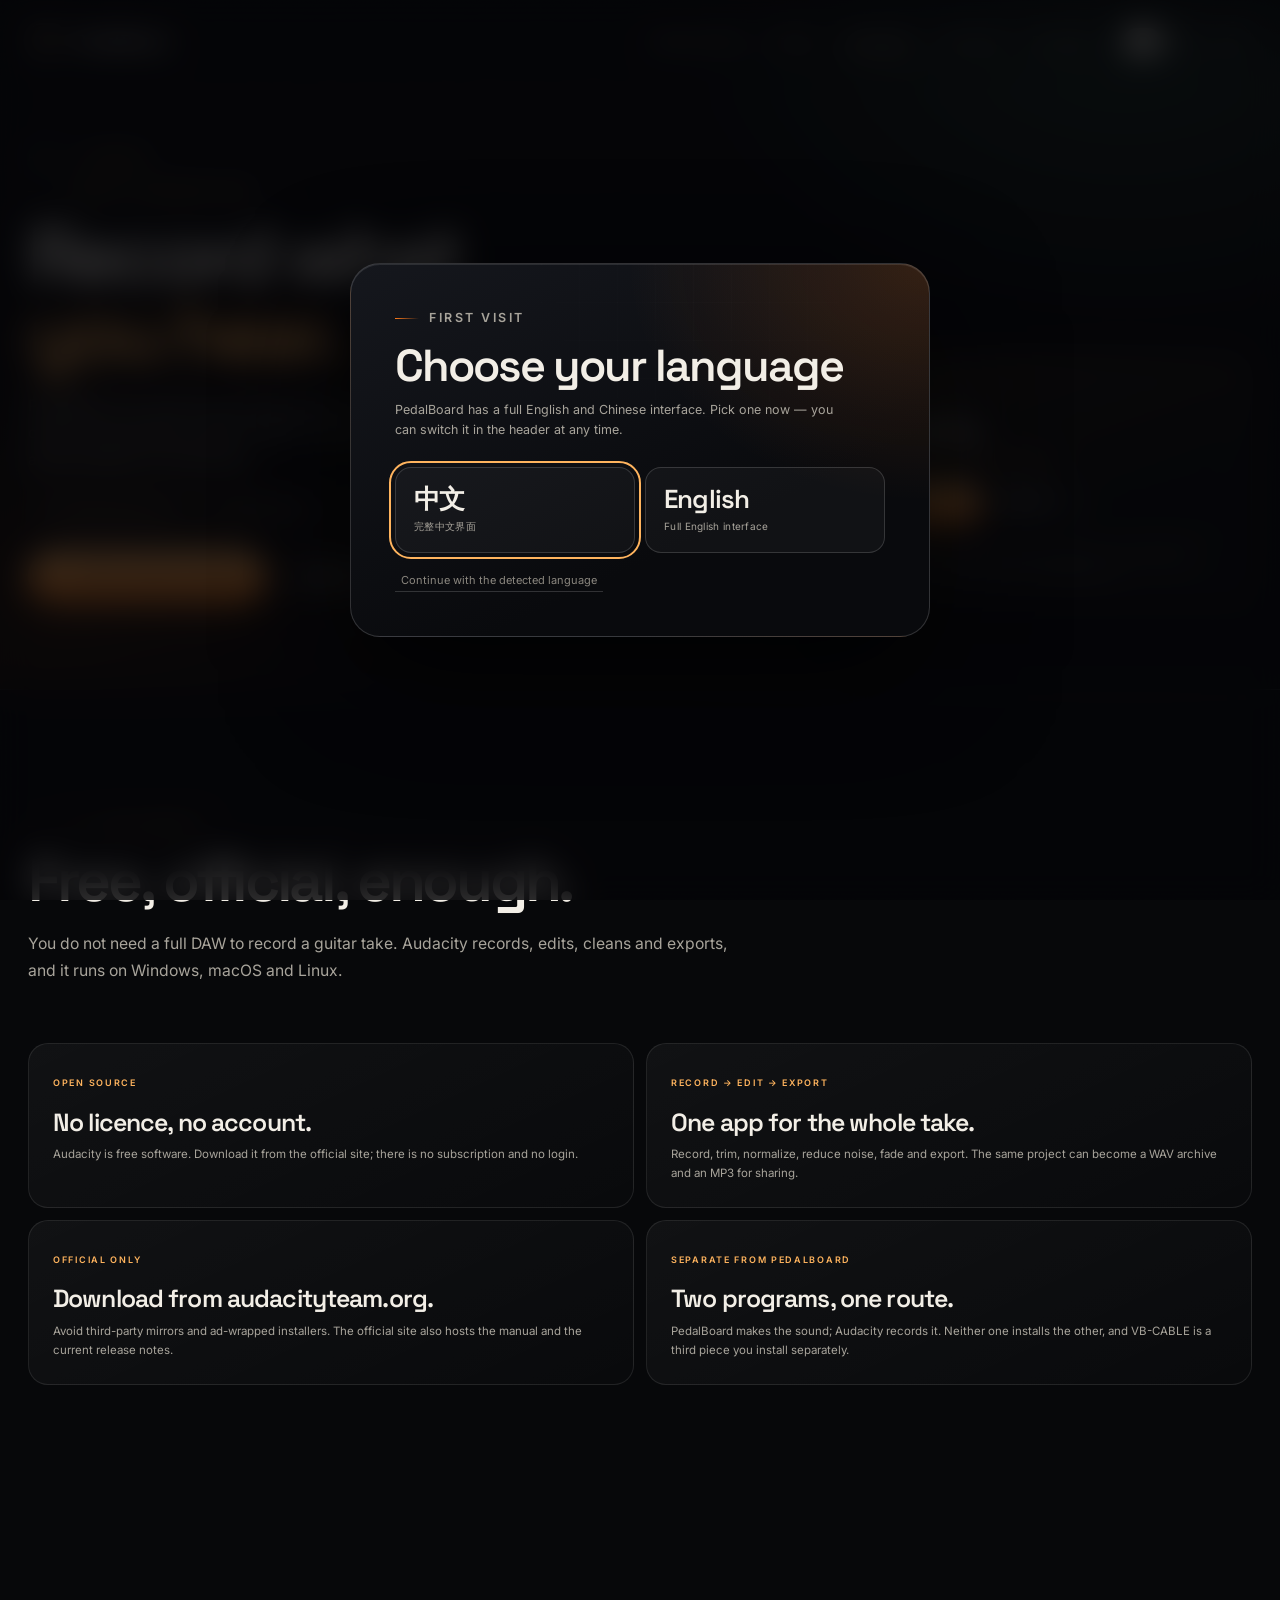
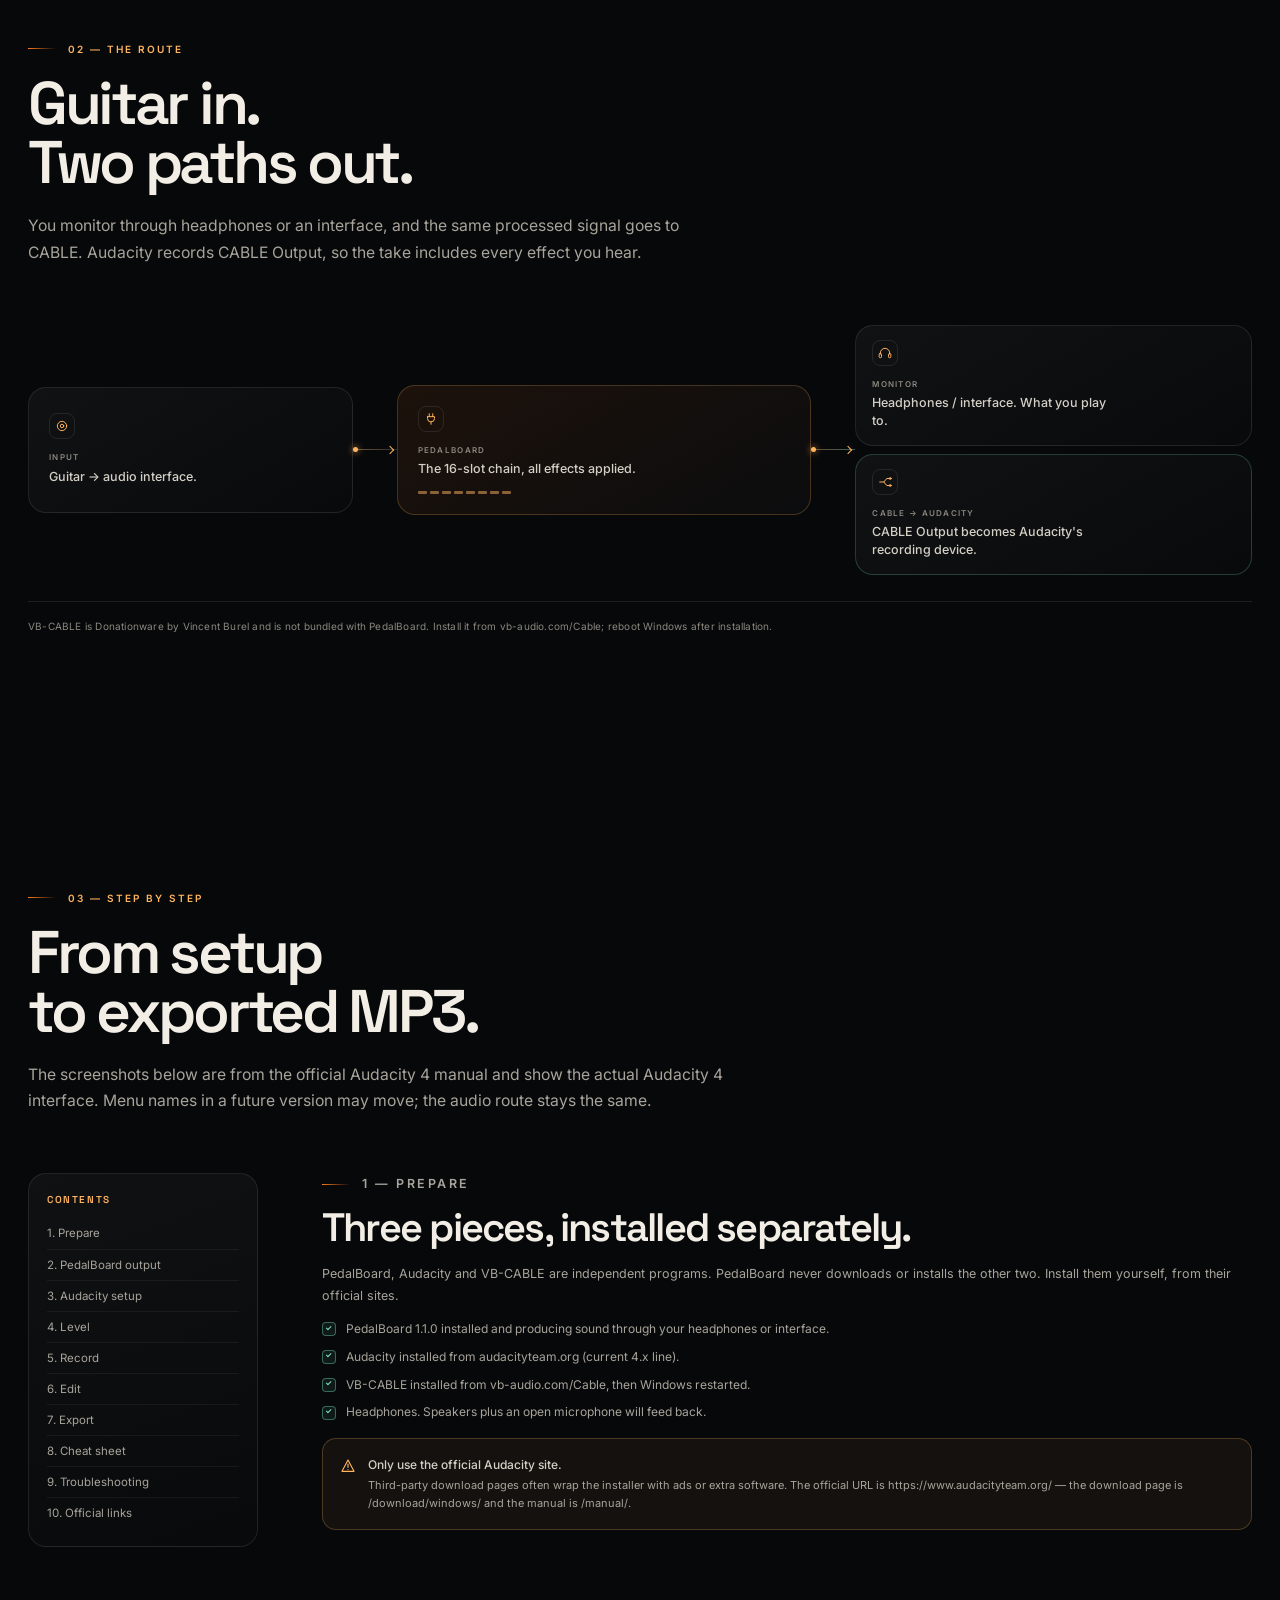
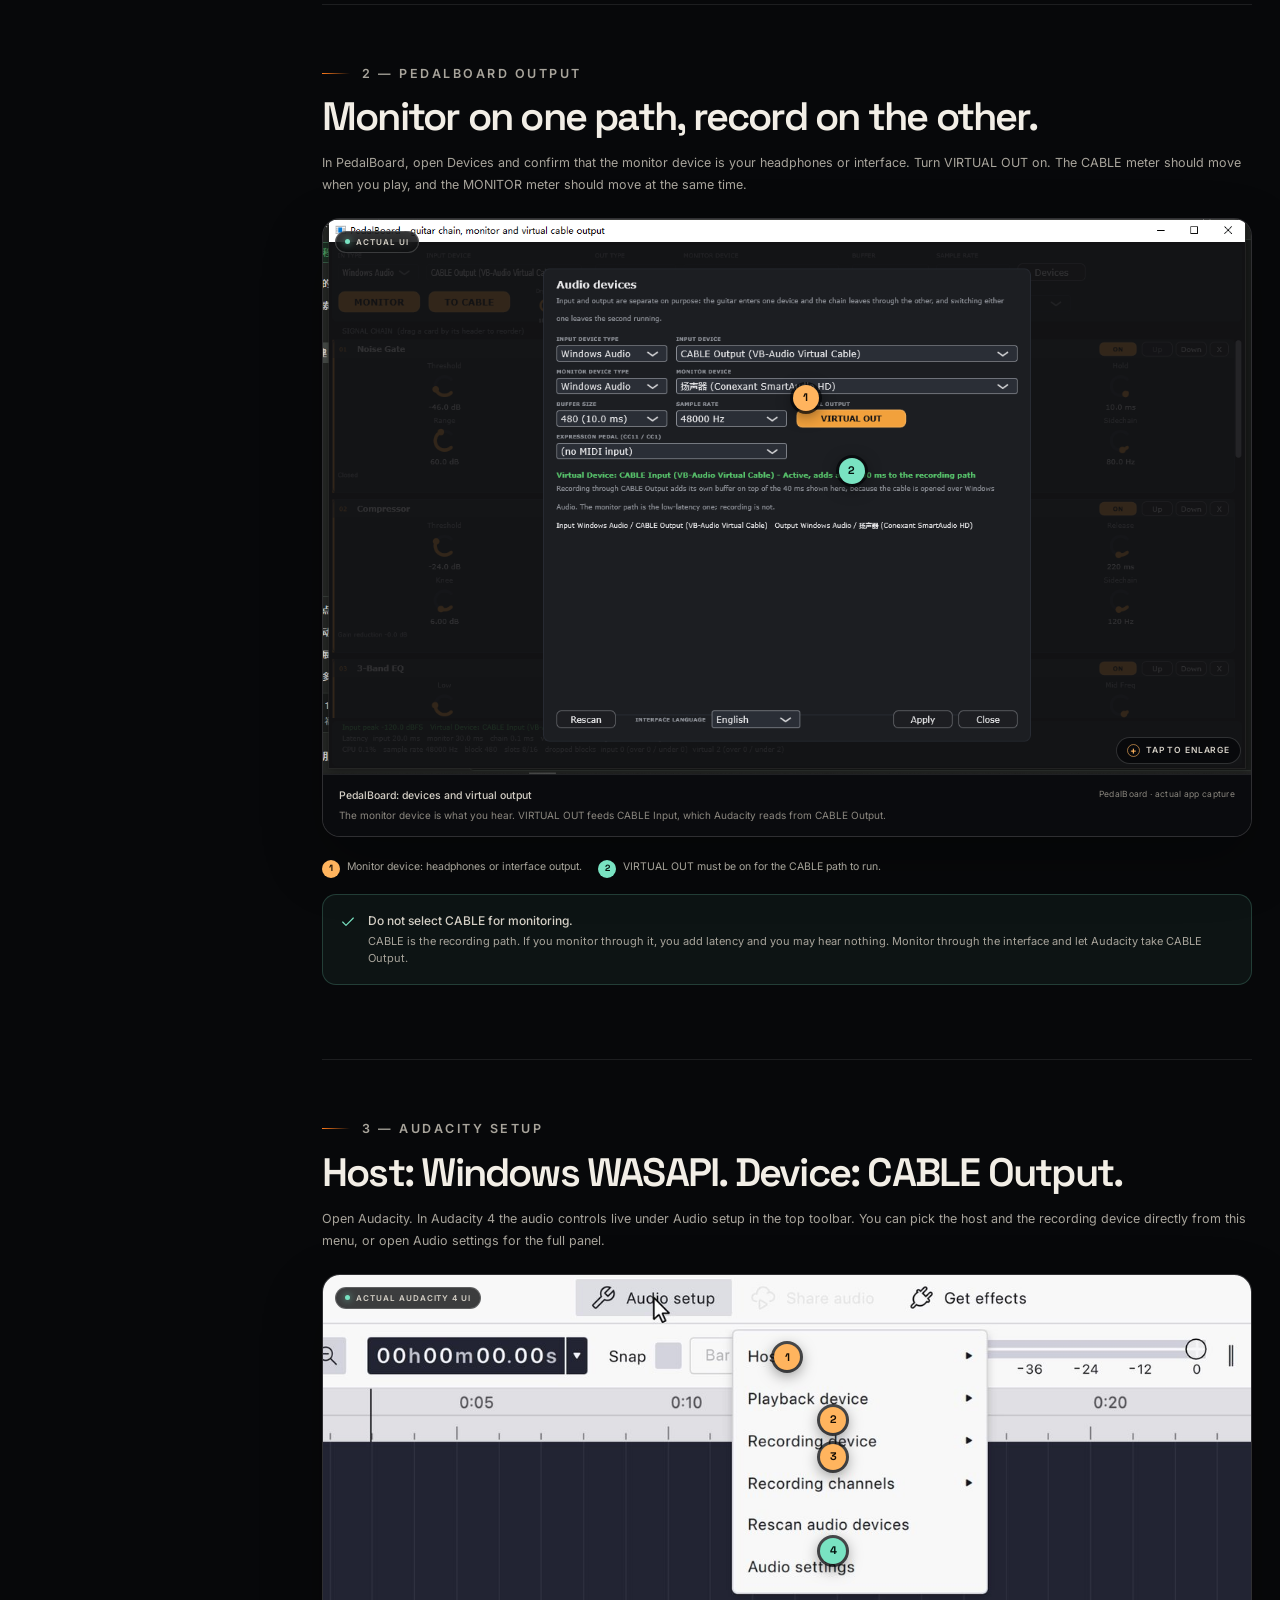
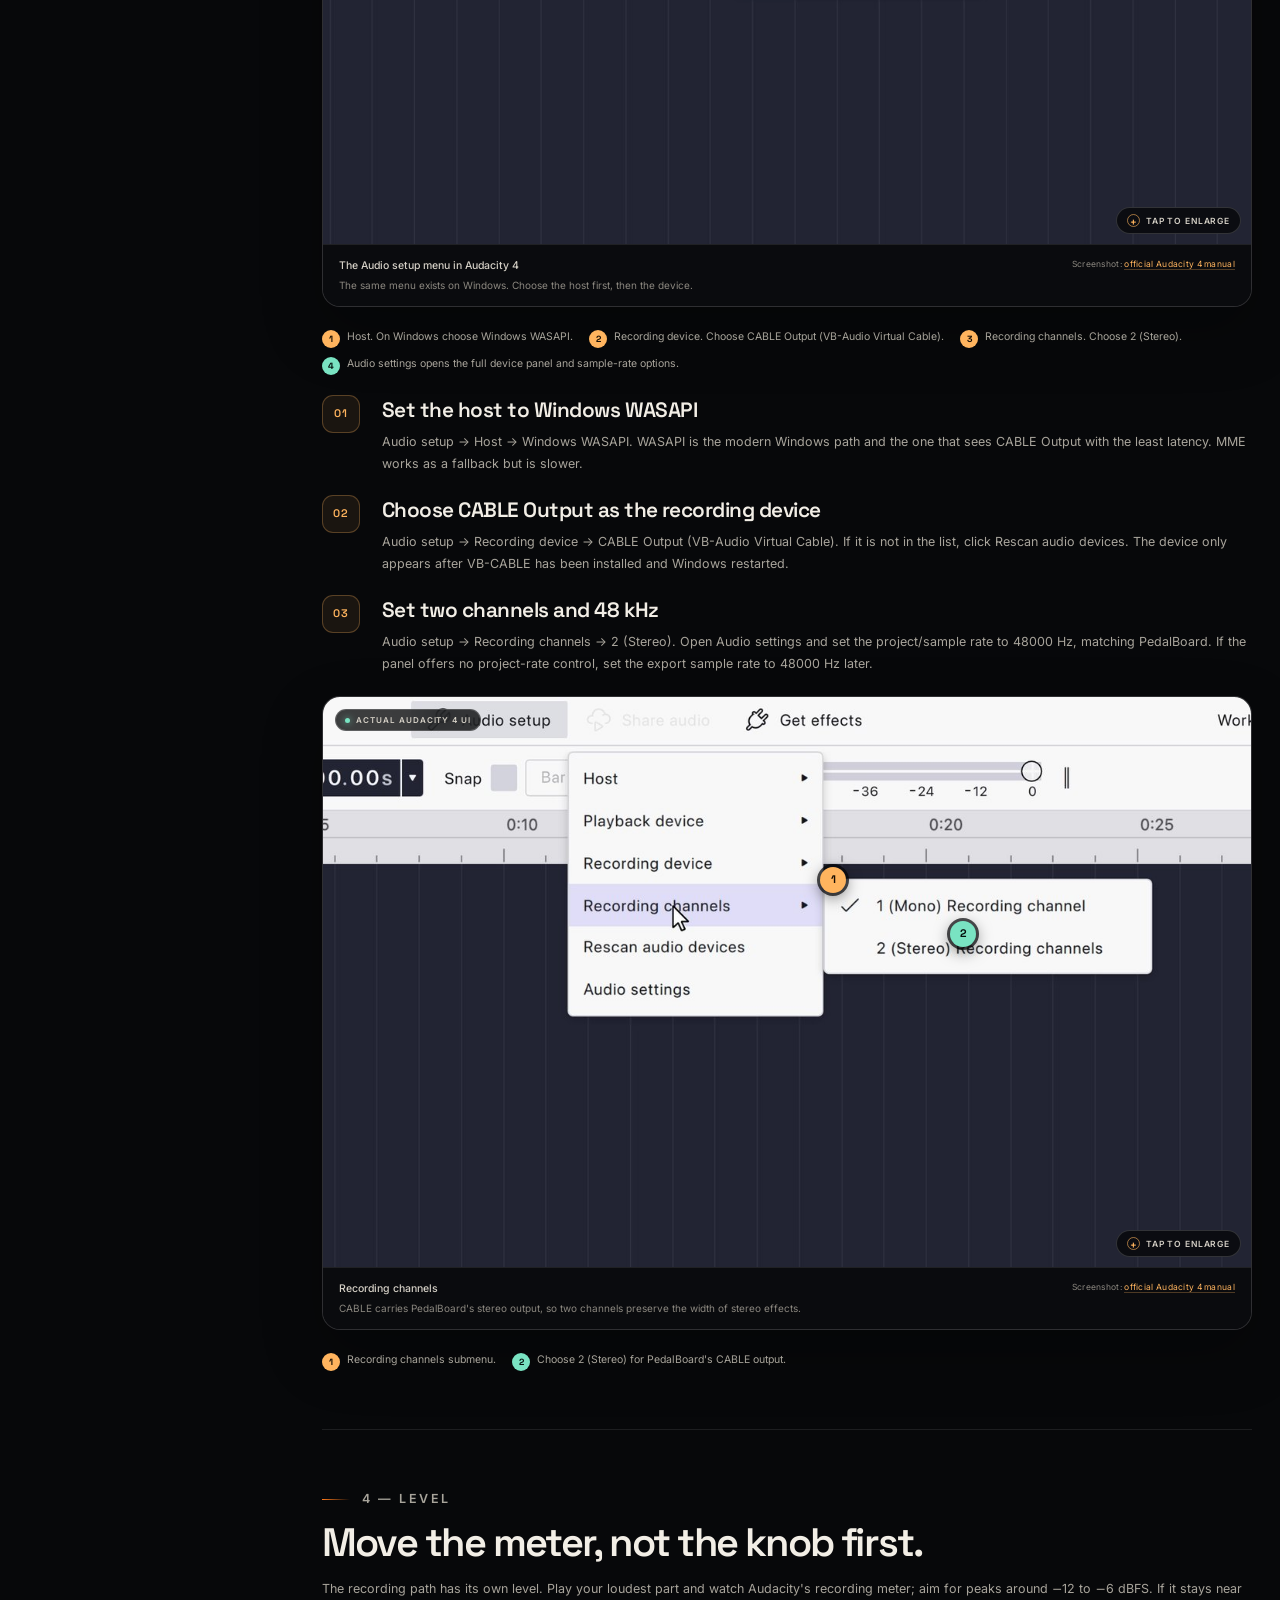
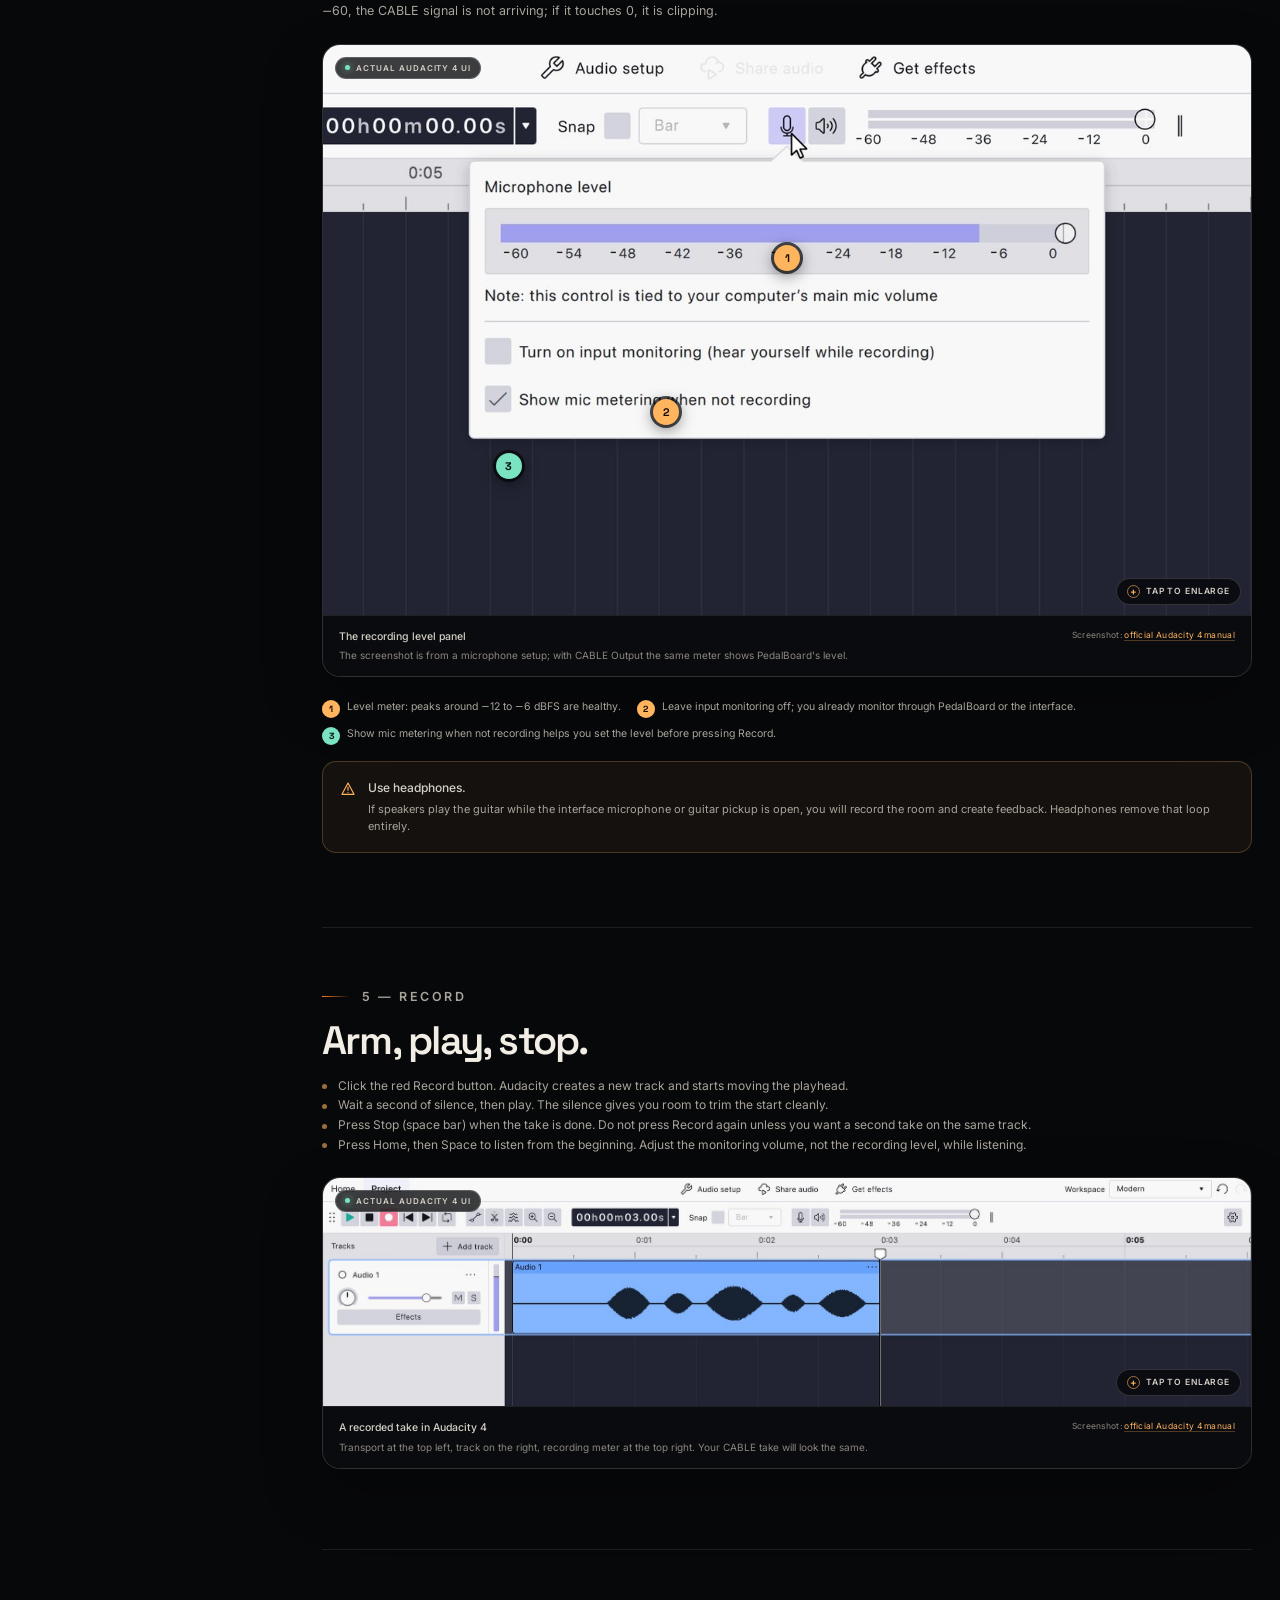
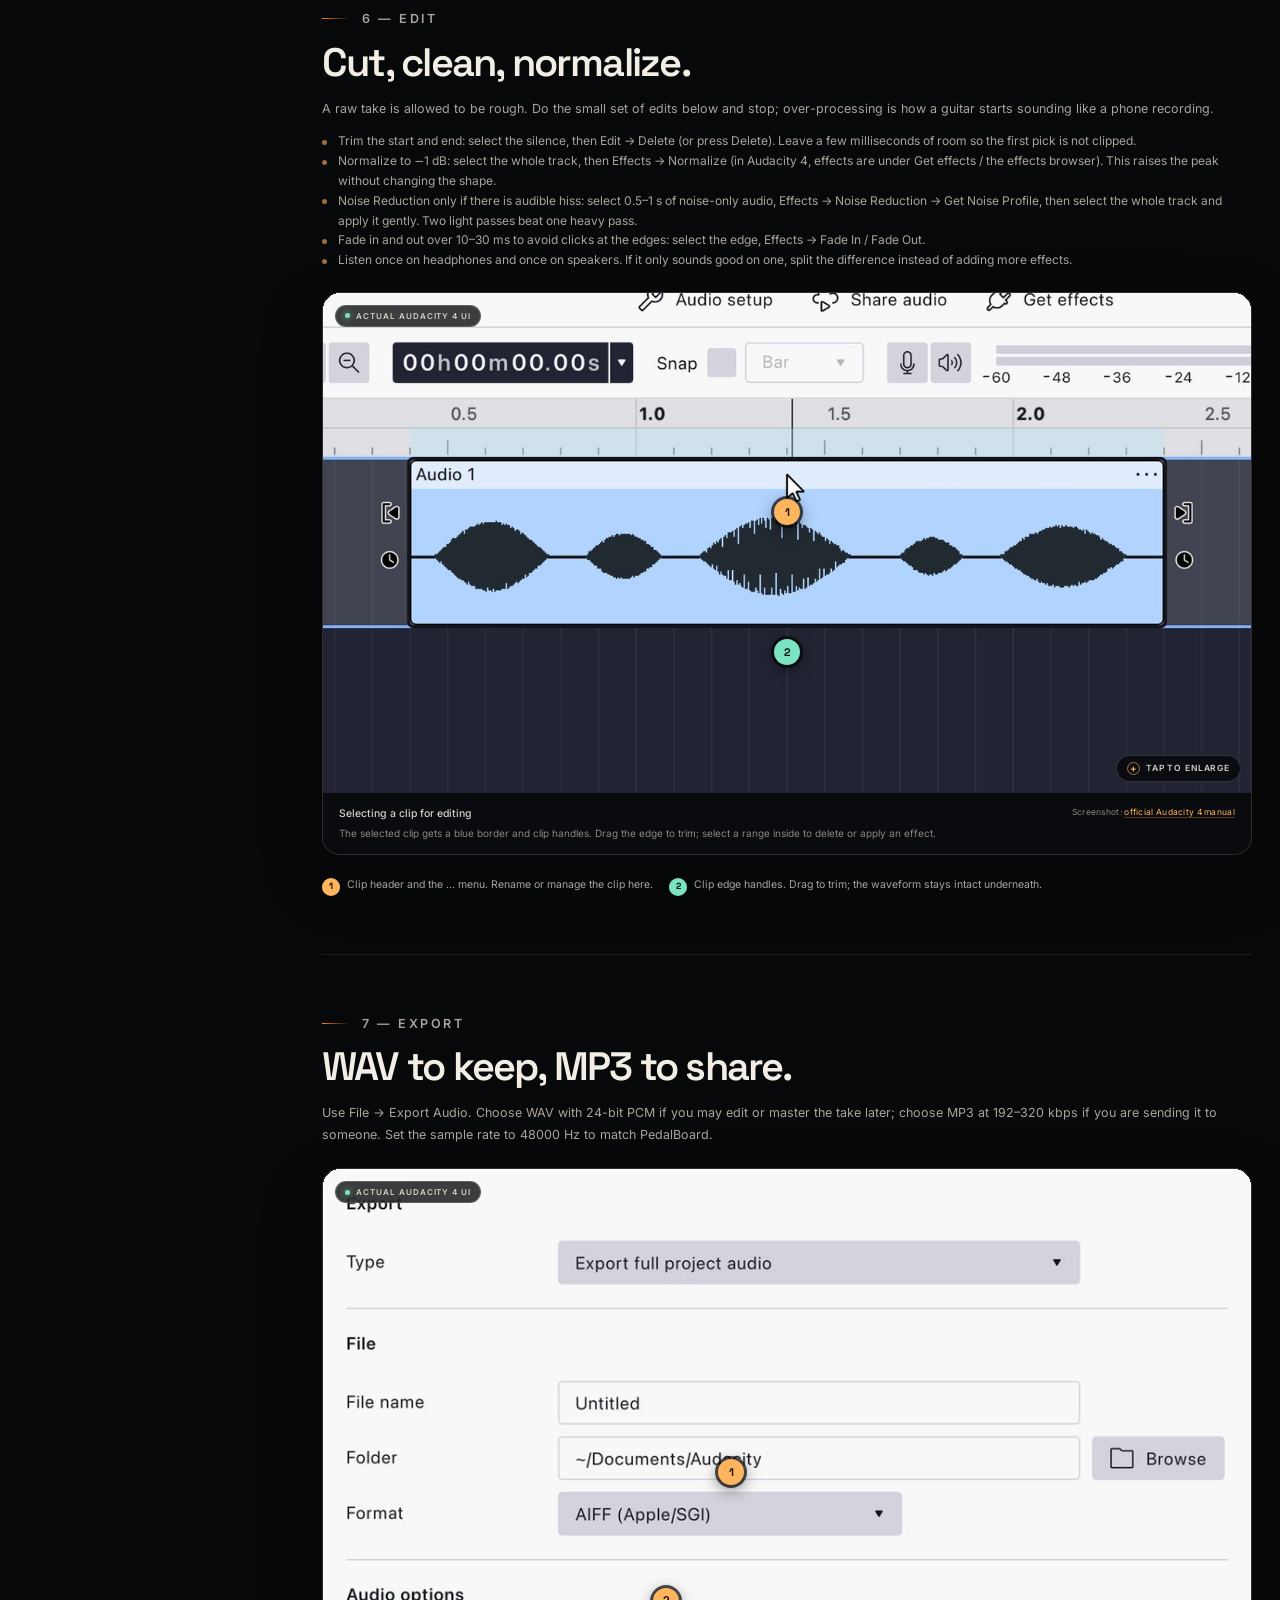
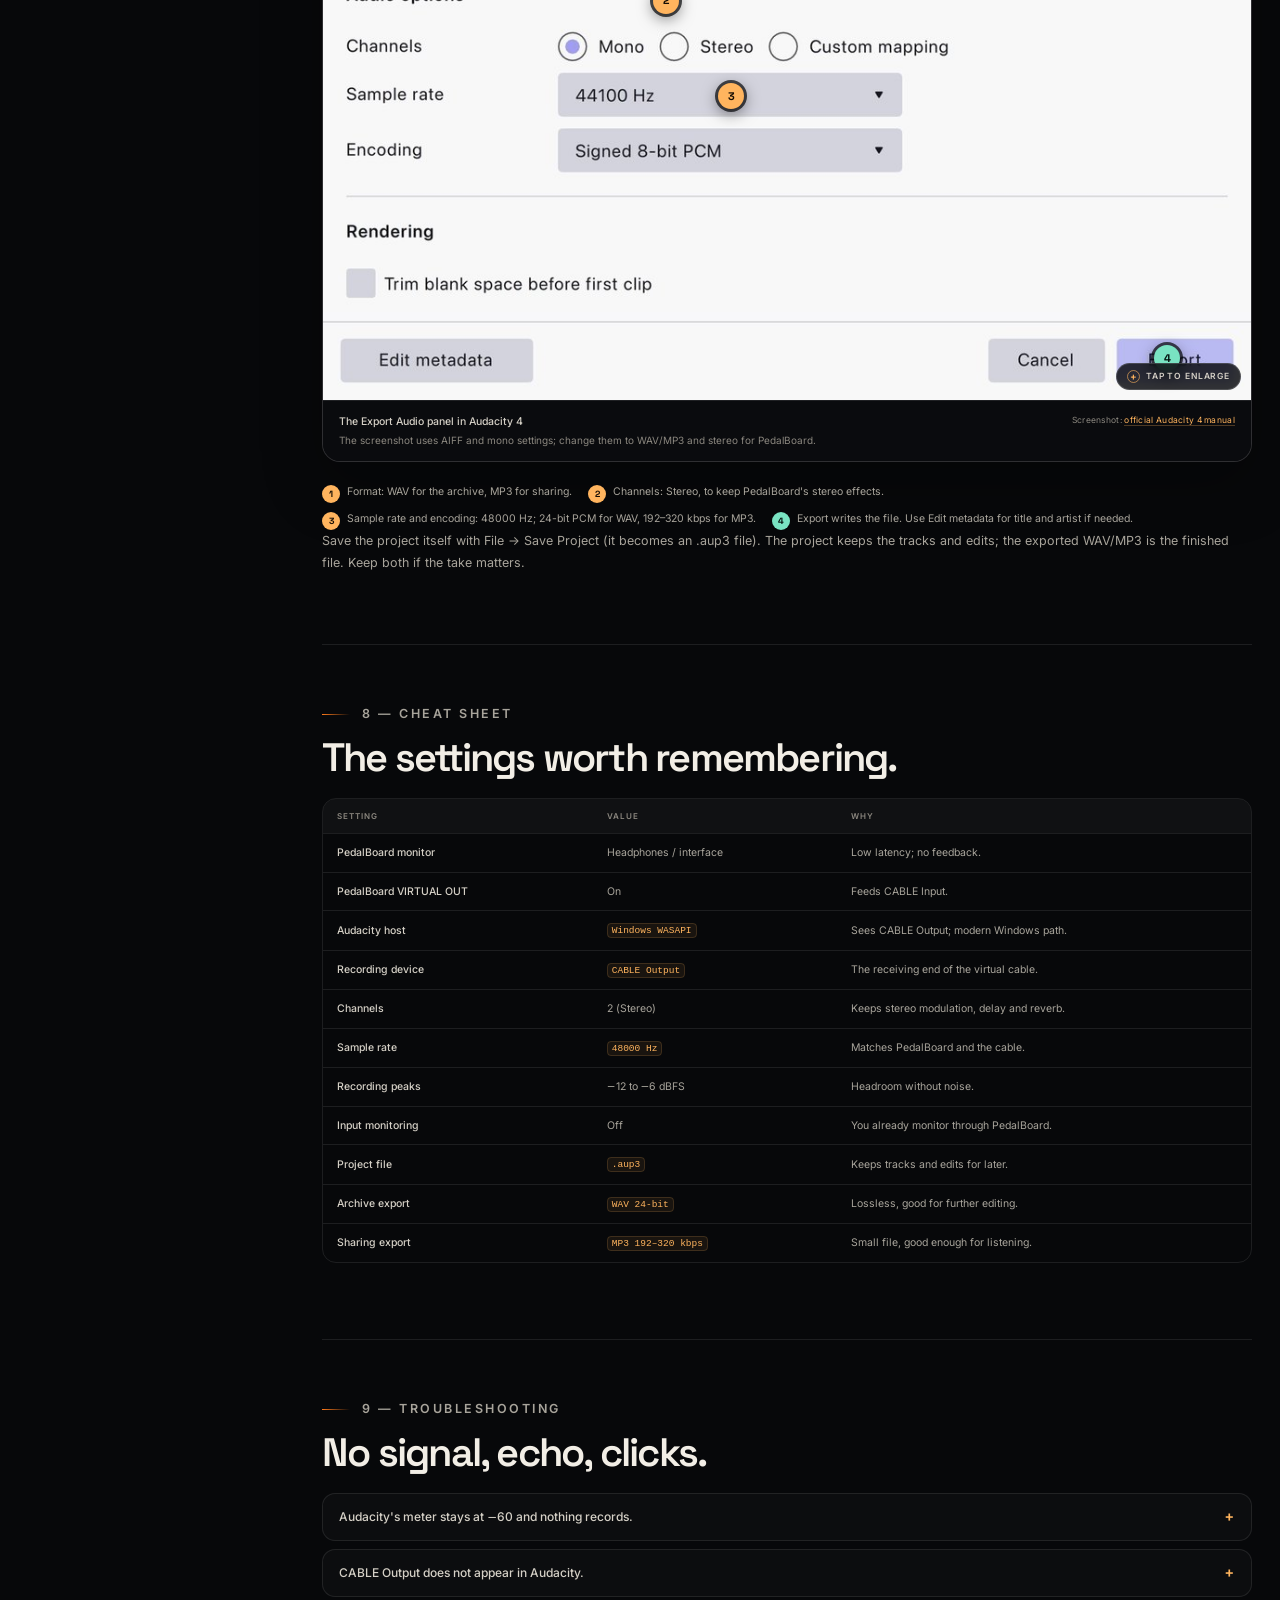
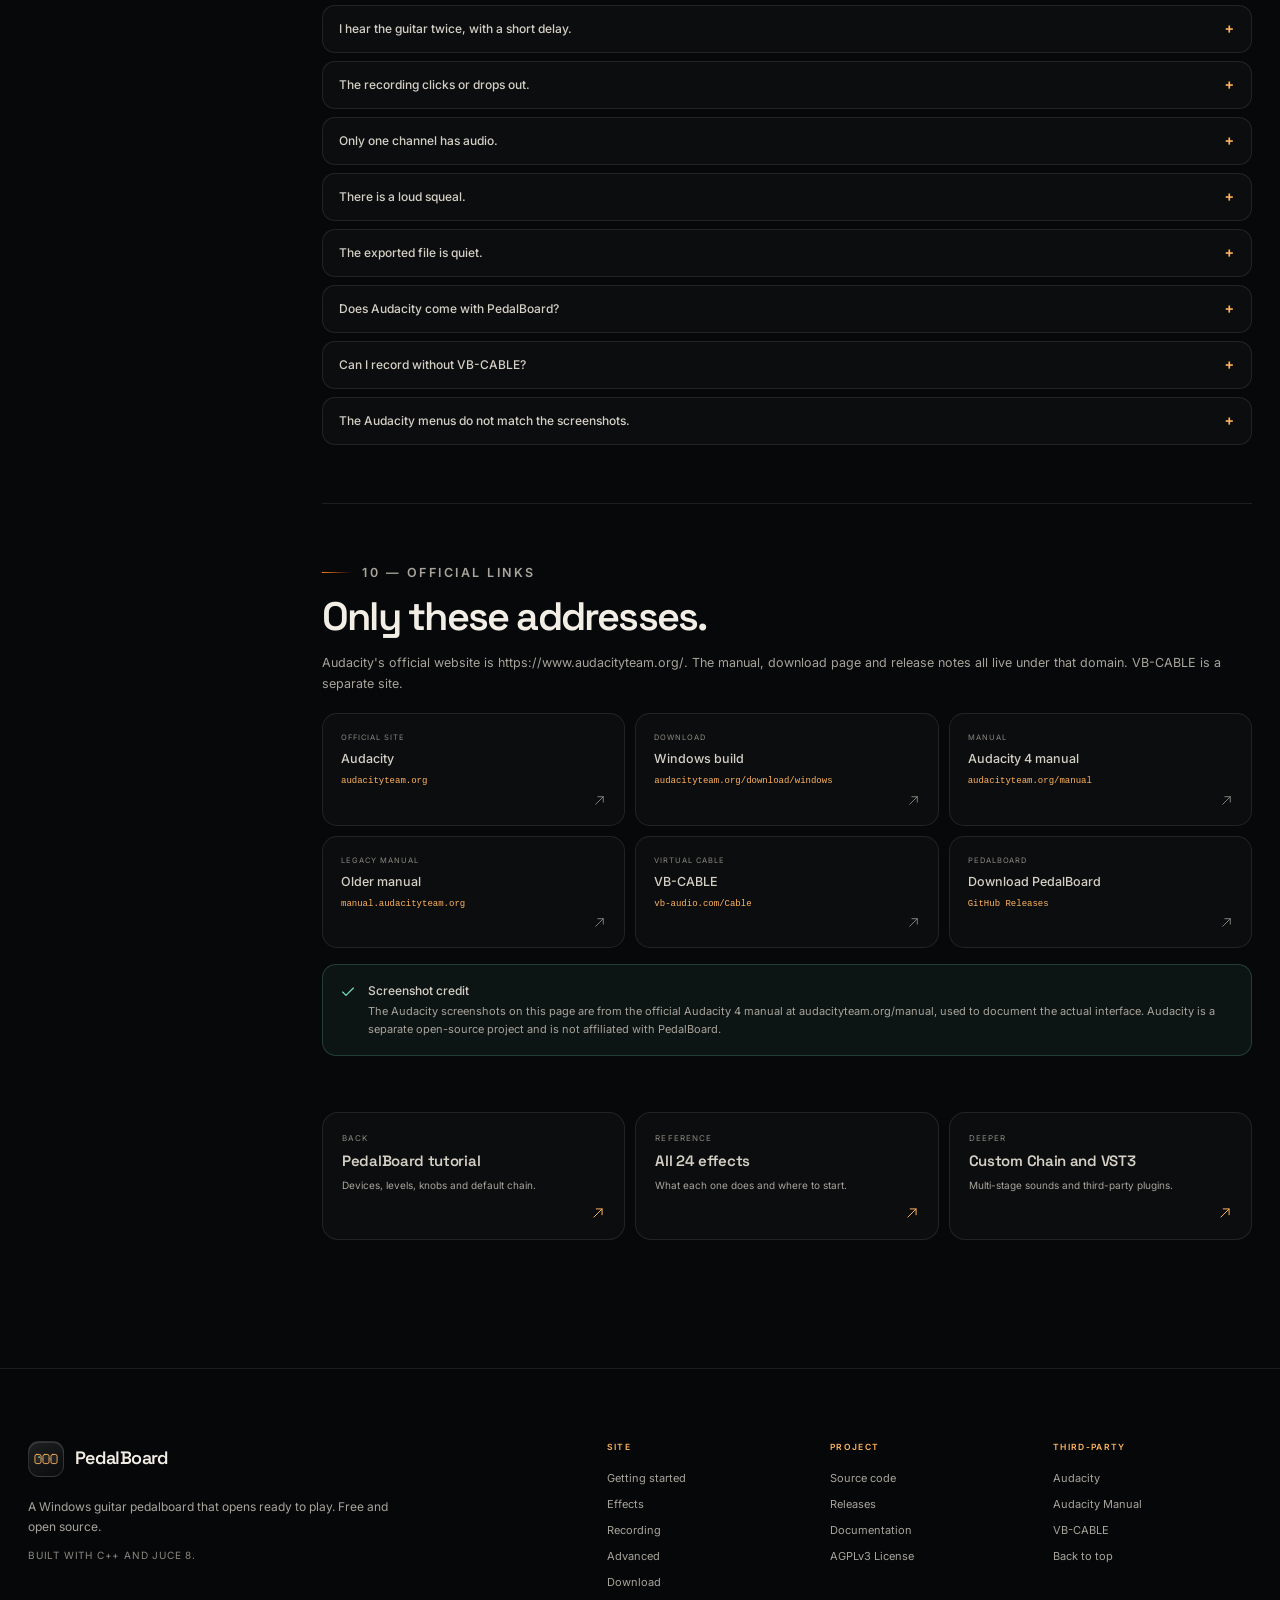
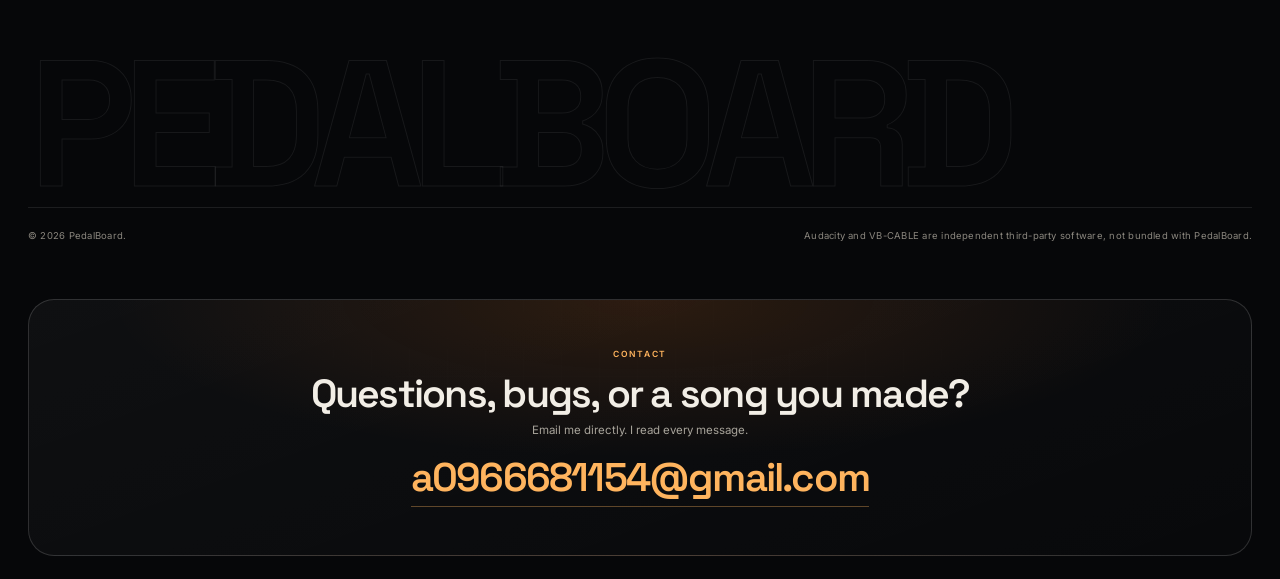
<file: audacity.html>
<!DOCTYPE html>
<html lang="en">
<head>
<meta charset="utf-8">
<meta name="viewport" content="width=device-width, initial-scale=1">
<title>Record PedalBoard with Audacity — beginner tutorial and official links</title>
<meta name="description" content="A beginner tutorial for recording PedalBoard with Audacity on Windows: WASAPI, CABLE Output, levels, editing, noise reduction and export. Official Audacity links included.">
<meta name="theme-color" content="#07080a">
<meta property="og:type" content="article">
<meta property="og:title" content="Record PedalBoard with Audacity — beginner tutorial">
<meta property="og:description" content="From CABLE Output to a finished MP3: the complete beginner recording tutorial for PedalBoard and Audacity 4.">
<meta property="og:image" content="assets/shots/aud-recording.jpg">
<link rel="icon" href="favicon.svg" type="image/svg+xml">
<link rel="stylesheet" href="styles.css">
<link rel="stylesheet" href="pages.css">
<script>try{document.documentElement.classList.add('js')}catch(e){}</script>
</head>
<body data-title-en="Record PedalBoard with Audacity — beginner tutorial and official links" data-title-zh="用 Audacity 录 PedalBoard — 新手教程与官网链接" data-desc-en="A beginner tutorial for recording PedalBoard with Audacity on Windows: WASAPI, CABLE Output, levels, editing, noise reduction and export." data-desc-zh="PedalBoard + Audacity 的 Windows 录音新手指南：WASAPI、CABLE Output、电平、剪辑、降噪和导出。">
<a class="skip-link" href="#main" data-i18n="a11y.skip">Skip to content</a>

<svg class="sprite" aria-hidden="true" focusable="false">
  <symbol id="i-github" viewBox="0 0 24 24"><path d="M12 .8a11.2 11.2 0 0 0-3.5 21.8c.6.1.8-.3.8-.6v-2c-3.1.7-3.8-1.3-3.8-1.3-.5-1.3-1.3-1.7-1.3-1.7-1-.7.1-.7.1-.7 1.1.1 1.7 1.2 1.7 1.2 1 .1 1.7-.8 2.1-1.2.1-.7.4-1.2.7-1.5-2.5-.3-5.1-1.2-5.1-5.5 0-1.2.4-2.2 1.1-3-.1-.3-.5-1.4.1-2.9 0 0 1-.3 3.2 1.2a11 11 0 0 1 5.8 0c2.2-1.5 3.2-1.2 3.2-1.2.6 1.5.2 2.6.1 2.9.7.8 1.1 1.8 1.1 3 0 4.3-2.6 5.2-5.1 5.5.4.3.7 1 .7 2v3c0 .3.2.7.8.6A11.2 11.2 0 0 0 12 .8z"/></symbol>
  <symbol id="i-download" viewBox="0 0 24 24"><path d="M12 3v11M7 10l5 5 5-5"/><path d="M4 20h16"/></symbol>
  <symbol id="i-arrow" viewBox="0 0 24 24"><path d="M5 19L19 5M9 5h10v10"/></symbol>
  <symbol id="i-check" viewBox="0 0 24 24"><path d="M4 12l5 5L20 6"/></symbol>
  <symbol id="i-alert" viewBox="0 0 24 24"><path d="M12 3l9 17H3L12 3z"/><path d="M12 9v5M12 17.2v.1"/></symbol>
  <symbol id="i-headphones" viewBox="0 0 24 24"><path d="M4 14v-2a8 8 0 0 1 16 0v2"/><rect x="2" y="13" width="4" height="7" rx="1.6"/><rect x="18" y="13" width="4" height="7" rx="1.6"/></symbol>
  <symbol id="i-plug" viewBox="0 0 24 24"><path d="M9 3v5M15 3v5"/><path d="M6 8h12v3a6 6 0 0 1-12 0V8z"/><path d="M12 17v4"/></symbol>
  <symbol id="i-jack" viewBox="0 0 24 24"><circle cx="12" cy="12" r="8"/><circle cx="12" cy="12" r="3"/></symbol>
  <symbol id="i-split" viewBox="0 0 24 24"><path d="M3 12h7l5-6h6M10 12l5 6h6"/><circle cx="21" cy="6" r="1.6"/><circle cx="21" cy="18" r="1.6"/></symbol>
  <symbol id="i-book" viewBox="0 0 24 24"><path d="M4 4h6a3 3 0 0 1 3 3v13a3 3 0 0 0-3-3H4V4z"/><path d="M20 4h-4a3 3 0 0 0-3 3v13a3 3 0 0 1 3-3h4V4z"/></symbol>
  <symbol id="i-record" viewBox="0 0 24 24"><circle cx="12" cy="12" r="7"/><circle cx="12" cy="12" r="3" fill="currentColor" stroke="none"/></symbol>
  <symbol id="i-window" viewBox="0 0 24 24"><rect x="3" y="4" width="18" height="16" rx="2"/><path d="M3 9h18M8 4v5"/></symbol>
</svg>

<header class="site-header" id="siteHeader">
  <div class="wrap header-inner">
    <a class="brand" href="index.html" aria-label="PedalBoard home" data-i18n-aria="nav.homeAria"><span class="brand-mark" aria-hidden="true"><svg viewBox="0 0 34 34"><rect x="2.5" y="11" width="8" height="12" rx="2.4"/><rect x="13" y="11" width="8" height="12" rx="2.4"/><rect x="23.5" y="11" width="8" height="12" rx="2.4"/><path d="M10.5 17h2.5M21 17h2.5"/><circle cx="8" cy="14.5" r="1.1" class="brand-led"/></svg></span><span class="brand-word">PedalBoard</span></a>
    <nav class="primary-nav" id="primaryNav" aria-label="Primary">
      <a href="guide.html" data-i18n="nav.guide">Getting started</a>
      <a href="effects.html" data-i18n="nav.effects">Effects</a>
      <a href="audacity.html" class="is-active" aria-current="page" data-i18n="nav.recording">Recording</a>
      <a href="advanced.html" data-i18n="nav.advanced">Advanced</a>
      <a href="index.html#download" data-i18n="nav.download">Download</a>
    </nav>
    <div class="header-actions">
      <div class="lang-switch" role="group" aria-label="Language" data-i18n-aria="nav.language">
        <button class="lang-btn" type="button" data-lang="en" aria-pressed="true">EN</button>
        <button class="lang-btn" type="button" data-lang="zh" aria-pressed="false">中文</button>
      </div>
      <a class="icon-link" href="https://github.com/DengXiaoping8964/PedalBoard" target="_blank" rel="noopener" aria-label="Open PedalBoard on GitHub" data-i18n-aria="nav.githubAria"><svg aria-hidden="true"><use href="#i-github"/></svg></a>
      <button class="nav-toggle" id="navToggle" type="button" aria-expanded="false" aria-controls="primaryNav" aria-label="Open menu" data-i18n-aria="nav.menu"><span></span><span></span></button>
    </div>
  </div>
</header>

<div class="lang-gate" id="langGate" hidden>
  <div class="lang-gate-card" role="dialog" aria-modal="true" aria-labelledby="langGateTitle" aria-describedby="langGateLead">
    <p class="lang-gate-kicker" data-i18n="gate.kicker">FIRST VISIT</p>
    <h2 id="langGateTitle" data-i18n="gate.title">Choose your language</h2>
    <p id="langGateLead" data-i18n="gate.lead">PedalBoard has a full English and Chinese interface. Pick one now — you can switch it in the header at any time.</p>
    <div class="lang-gate-actions">
      <button class="lang-choice" type="button" data-gate-lang="zh"><span class="lang-choice-word">中文</span><span class="lang-choice-note" data-i18n="gate.zhNote">完整中文界面</span></button>
      <button class="lang-choice" type="button" data-gate-lang="en"><span class="lang-choice-word">English</span><span class="lang-choice-note" data-i18n="gate.enNote">Full English interface</span></button>
    </div>
    <button class="lang-gate-skip" type="button" data-gate-skip data-i18n="gate.skip">Continue with the detected language</button>
  </div>
</div>

<main id="main">
  <section class="page-hero aud-hero" aria-labelledby="audTitle">
    <div class="wrap page-hero-inner">
      <div>
        <div class="crumbs"><a href="index.html" data-en="Home" data-zh="首页">Home</a><i>/</i><span data-en="Recording" data-zh="录音教程">Recording</span></div>
        <p class="kicker" data-en="AUDACITY BEGINNER GUIDE" data-zh="AUDACITY 新手教程">AUDACITY BEGINNER GUIDE</p>
        <h1 id="audTitle"><span class="line" data-en="Record what" data-zh="把听到的">Record what</span><span class="line accent" data-en="you hear." data-zh="录下来。">you hear.</span></h1>
        <p class="page-lead" data-en="PedalBoard can send its processed guitar to a virtual output. Audacity can record that output, clean it up and export a WAV or MP3. This guide covers the whole route on Windows, with actual Audacity 4 screenshots." data-zh="PedalBoard 可以把处理后的吉他送到虚拟输出，Audacity 可以录下它、修整并导出 WAV 或 MP3。这份教程覆盖 Windows 上的整条路，并配 Audacity 4 的实际界面图。">PedalBoard can send its processed guitar to a virtual output. Audacity can record that output, clean it up and export a WAV or MP3. This guide covers the whole route on Windows, with actual Audacity 4 screenshots.</p>
        <div class="page-tags">
          <span class="page-tag"><svg aria-hidden="true"><use href="#i-check"/></svg><span data-en="Free and open source" data-zh="免费开源">Free and open source</span></span>
          <span class="page-tag"><svg aria-hidden="true"><use href="#i-check"/></svg><span data-en="Windows WASAPI" data-zh="Windows WASAPI">Windows WASAPI</span></span>
          <span class="page-tag"><svg aria-hidden="true"><use href="#i-check"/></svg><span data-en="Audacity 4 screenshots" data-zh="Audacity 4 实拍">Audacity 4 screenshots</span></span>
          <span class="page-tag"><svg aria-hidden="true"><use href="#i-check"/></svg><span data-en="Official links" data-zh="官方链接">Official links</span></span>
        </div>
        <div class="hero-actions">
          <a class="btn btn-primary" href="https://www.audacityteam.org/" target="_blank" rel="noopener"><svg aria-hidden="true"><use href="#i-download"/></svg><span data-en="Official Audacity website" data-zh="Audacity 官网">Official Audacity website</span></a>
          <a class="btn btn-ghost" href="#steps"><span data-en="Jump to the tutorial" data-zh="直接看教程">Jump to the tutorial</span><svg aria-hidden="true"><use href="#i-arrow"/></svg></a>
        </div>
      </div>
      <aside class="official-card" aria-label="Official Audacity links" data-en-aria="Official Audacity links" data-zh-aria="Audacity 官方链接">
        <span class="official-kicker" data-en="OFFICIAL WEBSITE" data-zh="官方网站">OFFICIAL WEBSITE</span>
        <strong class="official-name">Audacity</strong>
        <a class="official-url" href="https://www.audacityteam.org/" target="_blank" rel="noopener">https://www.audacityteam.org/</a>
        <div class="official-actions">
          <a class="btn btn-primary" href="https://www.audacityteam.org/download/windows/" target="_blank" rel="noopener"><span data-en="Download" data-zh="下载">Download</span><svg aria-hidden="true"><use href="#i-arrow"/></svg></a>
          <a class="btn btn-ghost" href="https://www.audacityteam.org/manual/" target="_blank" rel="noopener"><span data-en="Manual" data-zh="手册">Manual</span><svg aria-hidden="true"><use href="#i-arrow"/></svg></a>
        </div>
        <p class="official-note" data-en="Audacity 4.x is a separate open-source project. It is not bundled with PedalBoard. Download it only from audacityteam.org." data-zh="Audacity 4.x 是独立的开源项目，不随 PedalBoard 分发。请只从 audacityteam.org 下载。">Audacity 4.x is a separate open-source project. It is not bundled with PedalBoard. Download it only from audacityteam.org.</p>
      </aside>
    </div>
  </section>

  <section class="section" aria-labelledby="whyTitle">
    <div class="wrap">
      <header class="section-head reveal">
        <p class="kicker" data-en="01 — WHY AUDACITY" data-zh="01 — 为什么是 AUDACITY">01 — WHY AUDACITY</p>
        <h2 class="display" id="whyTitle"><span class="line" data-en="Free, official, enough." data-zh="免费、正规、够用。">Free, official, enough.</span></h2>
        <p class="section-lead" data-en="You do not need a full DAW to record a guitar take. Audacity records, edits, cleans and exports, and it runs on Windows, macOS and Linux." data-zh="录一条吉他不需要完整宿主。Audacity 能录、能剪、能修、能导出，Windows、macOS、Linux 都能用。">You do not need a full DAW to record a guitar take. Audacity records, edits, cleans and exports, and it runs on Windows, macOS and Linux.</p>
      </header>
      <div class="feature-grid">
        <article class="feature-card reveal">
          <span class="card-label" data-en="OPEN SOURCE" data-zh="开源">OPEN SOURCE</span>
          <h3 data-en="No licence, no account." data-zh="不用授权，不用账号。">No licence, no account.</h3>
          <p data-en="Audacity is free software. Download it from the official site; there is no subscription and no login." data-zh="Audacity 是自由软件。从官网下载，没有订阅，也不用登录。">Audacity is free software. Download it from the official site; there is no subscription and no login.</p>
        </article>
        <article class="feature-card reveal">
          <span class="card-label" data-en="RECORD → EDIT → EXPORT" data-zh="录音 → 剪辑 → 导出">RECORD → EDIT → EXPORT</span>
          <h3 data-en="One app for the whole take." data-zh="一条龙做完一条音轨。">One app for the whole take.</h3>
          <p data-en="Record, trim, normalize, reduce noise, fade and export. The same project can become a WAV archive and an MP3 for sharing." data-zh="录音、裁剪、标准化、降噪、淡入淡出和导出。同一个项目既能存 WAV 存档，也能导 MP3 分享。">Record, trim, normalize, reduce noise, fade and export. The same project can become a WAV archive and an MP3 for sharing.</p>
        </article>
        <article class="feature-card reveal">
          <span class="card-label" data-en="OFFICIAL ONLY" data-zh="只认官网">OFFICIAL ONLY</span>
          <h3 data-en="Download from audacityteam.org." data-zh="从 audacityteam.org 下载。">Download from audacityteam.org.</h3>
          <p data-en="Avoid third-party mirrors and ad-wrapped installers. The official site also hosts the manual and the current release notes." data-zh="避开第三方下载站和带广告的安装器。官网同时提供手册和当前版本说明。">Avoid third-party mirrors and ad-wrapped installers. The official site also hosts the manual and the current release notes.</p>
        </article>
        <article class="feature-card reveal">
          <span class="card-label" data-en="SEPARATE FROM PEDALBOARD" data-zh="与 PEDALBOARD 独立">SEPARATE FROM PEDALBOARD</span>
          <h3 data-en="Two programs, one route." data-zh="两个软件，一条路由。">Two programs, one route.</h3>
          <p data-en="PedalBoard makes the sound; Audacity records it. Neither one installs the other, and VB-CABLE is a third piece you install separately." data-zh="PedalBoard 负责声音，Audacity 负责录下来。两者互不安装，VB-CABLE 是另外单独安装的第三块。">PedalBoard makes the sound; Audacity records it. Neither one installs the other, and VB-CABLE is a third piece you install separately.</p>
        </article>
      </div>
    </div>
  </section>

  <section class="section" aria-labelledby="routeTitle">
    <div class="wrap">
      <header class="section-head reveal">
        <p class="kicker" data-en="02 — THE ROUTE" data-zh="02 — 信号怎么走">02 — THE ROUTE</p>
        <h2 class="display" id="routeTitle"><span class="line" data-en="Guitar in." data-zh="吉他进，">Guitar in.</span><span class="line" data-en="Two paths out." data-zh="两路出。">Two paths out.</span></h2>
        <p class="section-lead" data-en="You monitor through headphones or an interface, and the same processed signal goes to CABLE. Audacity records CABLE Output, so the take includes every effect you hear." data-zh="你用耳机或声卡监听，同时同一路处理后的信号送到 CABLE。Audacity 录 CABLE Output，所以听到的效果都会进录音。">You monitor through headphones or an interface, and the same processed signal goes to CABLE. Audacity records CABLE Output, so the take includes every effect you hear.</p>
      </header>
      <div class="aud-flow reveal">
        <div class="flow-node">
          <span class="flow-icon"><svg aria-hidden="true"><use href="#i-jack"/></svg></span>
          <span class="flow-kicker" data-en="INPUT" data-zh="输入">INPUT</span>
          <strong data-en="Guitar → audio interface." data-zh="吉他 → 声卡。">Guitar → audio interface.</strong>
        </div>
        <div class="flow-line" aria-hidden="true"><span></span></div>
        <div class="flow-node is-chain">
          <span class="flow-icon"><svg aria-hidden="true"><use href="#i-plug"/></svg></span>
          <span class="flow-kicker">PEDALBOARD</span>
          <strong data-en="The 16-slot chain, all effects applied." data-zh="16 槽链路，所有效果都算进去。">The 16-slot chain, all effects applied.</strong>
          <span class="flow-slots" aria-hidden="true"><i></i><i></i><i></i><i></i><i></i><i></i><i></i><i></i></span>
        </div>
        <div class="flow-line is-split" aria-hidden="true"><span></span></div>
        <div class="flow-outs">
          <div class="flow-node is-out">
            <span class="flow-icon"><svg aria-hidden="true"><use href="#i-headphones"/></svg></span>
            <span class="flow-kicker" data-en="MONITOR" data-zh="监听">MONITOR</span>
            <strong data-en="Headphones / interface. What you play to." data-zh="耳机 / 声卡。你演奏时听的。">Headphones / interface. What you play to.</strong>
          </div>
          <div class="flow-node is-out is-virtual">
            <span class="flow-icon"><svg aria-hidden="true"><use href="#i-split"/></svg></span>
            <span class="flow-kicker">CABLE → AUDACITY</span>
            <strong data-en="CABLE Output becomes Audacity's recording device." data-zh="CABLE Output 成为 Audacity 的录音设备。">CABLE Output becomes Audacity's recording device.</strong>
          </div>
        </div>
      </div>
      <p class="flow-note" data-en="VB-CABLE is Donationware by Vincent Burel and is not bundled with PedalBoard. Install it from vb-audio.com/Cable; reboot Windows after installation." data-zh="VB-CABLE 是 Vincent Burel 的 Donationware，不随 PedalBoard 分发。请从 vb-audio.com/Cable 安装，装完重启 Windows。">VB-CABLE is Donationware by Vincent Burel and is not bundled with PedalBoard. Install it from vb-audio.com/Cable; reboot Windows after installation.</p>
    </div>
  </section>

  <section class="section" id="steps" aria-labelledby="stepsTitle">
    <div class="wrap">
      <header class="section-head reveal">
        <p class="kicker" data-en="03 — STEP BY STEP" data-zh="03 — 一步步来">03 — STEP BY STEP</p>
        <h2 class="display" id="stepsTitle"><span class="line" data-en="From setup" data-zh="从设置">From setup</span><span class="line" data-en="to exported MP3." data-zh="到导出 MP3。">to exported MP3.</span></h2>
        <p class="section-lead" data-en="The screenshots below are from the official Audacity 4 manual and show the actual Audacity 4 interface. Menu names in a future version may move; the audio route stays the same." data-zh="下面的截图来自 Audacity 官方 4.0 手册，展示的是 Audacity 4 实际界面。未来版本的菜单位置可能变化；音频路由不变。">The screenshots below are from the official Audacity 4 manual and show the actual Audacity 4 interface. Menu names in a future version may move; the audio route stays the same.</p>
      </header>

      <div class="guide-layout">
        <aside class="guide-toc" aria-label="Recording tutorial contents" data-en-aria="Recording tutorial contents" data-zh-aria="录音教程目录">
          <h2 data-en="Contents" data-zh="目录">Contents</h2>
          <ol>
            <li><a href="#prepare" data-en="1. Prepare" data-zh="1. 准备">1. Prepare</a></li>
            <li><a href="#pedalboard" data-en="2. PedalBoard output" data-zh="2. PedalBoard 输出">2. PedalBoard output</a></li>
            <li><a href="#audacity-setup" data-en="3. Audacity setup" data-zh="3. Audacity 设置">3. Audacity setup</a></li>
            <li><a href="#level" data-en="4. Level" data-zh="4. 电平">4. Level</a></li>
            <li><a href="#record" data-en="5. Record" data-zh="5. 录音">5. Record</a></li>
            <li><a href="#edit" data-en="6. Edit" data-zh="6. 剪辑与修整">6. Edit</a></li>
            <li><a href="#export" data-en="7. Export" data-zh="7. 导出">7. Export</a></li>
            <li><a href="#cheat" data-en="8. Cheat sheet" data-zh="8. 速查表">8. Cheat sheet</a></li>
            <li><a href="#trouble" data-en="9. Troubleshooting" data-zh="9. 故障排查">9. Troubleshooting</a></li>
            <li><a href="#links" data-en="10. Official links" data-zh="10. 官方链接">10. Official links</a></li>
          </ol>
        </aside>

        <div class="guide-body">
          <section class="guide-section" id="prepare">
            <p class="kicker" data-en="1 — PREPARE" data-zh="1 — 准备">1 — PREPARE</p>
            <h2 data-en="Three pieces, installed separately." data-zh="三样东西，分别安装。">Three pieces, installed separately.</h2>
            <p data-en="PedalBoard, Audacity and VB-CABLE are independent programs. PedalBoard never downloads or installs the other two. Install them yourself, from their official sites." data-zh="PedalBoard、Audacity 和 VB-CABLE 是三个独立软件。PedalBoard 不会下载或安装另外两个。请从各自的官网自行安装。">PedalBoard, Audacity and VB-CABLE are independent programs. PedalBoard never downloads or installs the other two. Install them yourself, from their official sites.</p>
            <ul class="checklist">
              <li><span data-en="PedalBoard 1.1.0 installed and producing sound through your headphones or interface." data-zh="PedalBoard 1.1.0 已安装，并且耳机或声卡里能听到声音。">PedalBoard 1.1.0 installed and producing sound through your headphones or interface.</span></li>
              <li><span data-en="Audacity installed from audacityteam.org (current 4.x line)." data-zh="从 audacityteam.org 安装 Audacity（当前 4.x）。">Audacity installed from audacityteam.org (current 4.x line).</span></li>
              <li><span data-en="VB-CABLE installed from vb-audio.com/Cable, then Windows restarted." data-zh="从 vb-audio.com/Cable 安装 VB-CABLE，然后重启 Windows。">VB-CABLE installed from vb-audio.com/Cable, then Windows restarted.</span></li>
              <li><span data-en="Headphones. Speakers plus an open microphone will feed back." data-zh="耳机。音箱加开着的麦克风会啸叫。">Headphones. Speakers plus an open microphone will feed back.</span></li>
            </ul>
            <div class="callout is-warn">
              <svg aria-hidden="true"><use href="#i-alert"/></svg>
              <div>
                <strong data-en="Only use the official Audacity site." data-zh="Audacity 只从官网下载。">Only use the official Audacity site.</strong>
                <p data-en="Third-party download pages often wrap the installer with ads or extra software. The official URL is https://www.audacityteam.org/ — the download page is /download/windows/ and the manual is /manual/." data-zh="第三方下载页常把安装器套上广告或捆绑软件。官方网址是 https://www.audacityteam.org/ ，下载页是 /download/windows/，手册是 /manual/。">Third-party download pages often wrap the installer with ads or extra software. The official URL is https://www.audacityteam.org/ — the download page is /download/windows/ and the manual is /manual/.</p>
              </div>
            </div>
          </section>

          <section class="guide-section" id="pedalboard">
            <p class="kicker" data-en="2 — PEDALBOARD OUTPUT" data-zh="2 — PEDALBOARD 输出">2 — PEDALBOARD OUTPUT</p>
            <h2 data-en="Monitor on one path, record on the other." data-zh="一路监听，一路录音。">Monitor on one path, record on the other.</h2>
            <p data-en="In PedalBoard, open Devices and confirm that the monitor device is your headphones or interface. Turn VIRTUAL OUT on. The CABLE meter should move when you play, and the MONITOR meter should move at the same time." data-zh="在 PedalBoard 里打开「音频设备」，确认监听设备是耳机或声卡，打开「虚拟输出」。弹琴时 CABLE 表应该动，MONITOR 表同时也动。">In PedalBoard, open Devices and confirm that the monitor device is your headphones or interface. Turn VIRTUAL OUT on. The CABLE meter should move when you play, and the MONITOR meter should move at the same time.</p>
            <figure class="shot-figure">
              <div class="shot-frame">
                <img class="shot-zh" src="assets/shots/pb-devices-zh.png" alt="PedalBoard Audio devices panel with virtual output enabled" loading="lazy">
                <img class="shot-en" src="assets/shots/pb-devices-en.png" alt="PedalBoard Audio devices panel with virtual output enabled" loading="lazy">
                <span class="shot-badge"><i></i><span data-en="ACTUAL UI" data-zh="真实界面">ACTUAL UI</span></span>
                <span class="shot-pin" style="left:52%;top:32.2%">1</span>
                <span class="shot-pin is-mint" style="left:57%;top:45.4%">2</span>
              </div>
              <figcaption class="shot-caption">
                <div><b data-en="PedalBoard: devices and virtual output" data-zh="PedalBoard：设备与虚拟输出">PedalBoard: devices and virtual output</b><span data-en="The monitor device is what you hear. VIRTUAL OUT feeds CABLE Input, which Audacity reads from CABLE Output." data-zh="监听设备是你听到的声音。虚拟输出送往 CABLE Input，Audacity 从 CABLE Output 读。">The monitor device is what you hear. VIRTUAL OUT feeds CABLE Input, which Audacity reads from CABLE Output.</span></div>
                <div class="shot-source">PedalBoard · actual app capture</div>
              </figcaption>
            </figure>
            <div class="shot-legend">
              <span><i>1</i><span data-en="Monitor device: headphones or interface output." data-zh="监听设备：耳机或声卡输出。">Monitor device: headphones or interface output.</span></span>
              <span><i class="is-mint">2</i><span data-en="VIRTUAL OUT must be on for the CABLE path to run." data-zh="虚拟输出必须打开，CABLE 路径才会工作。">VIRTUAL OUT must be on for the CABLE path to run.</span></span>
            </div>
            <div class="callout">
              <svg aria-hidden="true"><use href="#i-check"/></svg>
              <div>
                <strong data-en="Do not select CABLE for monitoring." data-zh="监听不要选 CABLE。">Do not select CABLE for monitoring.</strong>
                <p data-en="CABLE is the recording path. If you monitor through it, you add latency and you may hear nothing. Monitor through the interface and let Audacity take CABLE Output." data-zh="CABLE 是录音路径。用它监听会增加延迟，甚至听不到。监听走声卡，CABLE Output 留给 Audacity。">CABLE is the recording path. If you monitor through it, you add latency and you may hear nothing. Monitor through the interface and let Audacity take CABLE Output.</p>
              </div>
            </div>
          </section>

          <section class="guide-section" id="audacity-setup">
            <p class="kicker" data-en="3 — AUDACITY SETUP" data-zh="3 — AUDACITY 设置">3 — AUDACITY SETUP</p>
            <h2 data-en="Host: Windows WASAPI. Device: CABLE Output." data-zh="Host 选 Windows WASAPI，设备选 CABLE Output。">Host: Windows WASAPI. Device: CABLE Output.</h2>
            <p data-en="Open Audacity. In Audacity 4 the audio controls live under Audio setup in the top toolbar. You can pick the host and the recording device directly from this menu, or open Audio settings for the full panel." data-zh="打开 Audacity。在 Audacity 4 里，音频控制在顶部的 Audio setup 菜单。可以直接在这里选 Host 和录音设备，也可以打开 Audio settings 看完整面板。">Open Audacity. In Audacity 4 the audio controls live under Audio setup in the top toolbar. You can pick the host and the recording device directly from this menu, or open Audio settings for the full panel.</p>

            <figure class="shot-figure">
              <div class="shot-frame">
                <img src="assets/shots/aud-audio-setup.jpg" alt="Audacity 4 Audio setup menu showing Host, Playback device, Recording device, Recording channels, Rescan audio devices and Audio settings" loading="lazy">
                <span class="shot-badge"><i></i><span data-en="ACTUAL AUDACITY 4 UI" data-zh="AUDACITY 4 实际界面">ACTUAL AUDACITY 4 UI</span></span>
                <span class="shot-pin" style="left:50%;top:14.5%">1</span>
                <span class="shot-pin" style="left:55%;top:25.5%">2</span>
                <span class="shot-pin" style="left:55%;top:32%">3</span>
                <span class="shot-pin is-mint" style="left:55%;top:48.5%">4</span>
              </div>
              <figcaption class="shot-caption">
                <div><b data-en="The Audio setup menu in Audacity 4" data-zh="Audacity 4 的 Audio setup 菜单">The Audio setup menu in Audacity 4</b><span data-en="The same menu exists on Windows. Choose the host first, then the device." data-zh="Windows 上也是这个菜单。先选 Host，再选设备。">The same menu exists on Windows. Choose the host first, then the device.</span></div>
                <div class="shot-source">Screenshot: <a href="https://www.audacityteam.org/manual/getting-started/connect-your-microphone" target="_blank" rel="noopener">official Audacity 4 manual</a></div>
              </figcaption>
            </figure>
            <div class="shot-legend">
              <span><i>1</i><span data-en="Host. On Windows choose Windows WASAPI." data-zh="Host。Windows 上选 Windows WASAPI。">Host. On Windows choose Windows WASAPI.</span></span>
              <span><i>2</i><span data-en="Recording device. Choose CABLE Output (VB-Audio Virtual Cable)." data-zh="录音设备。选 CABLE Output (VB-Audio Virtual Cable)。">Recording device. Choose CABLE Output (VB-Audio Virtual Cable).</span></span>
              <span><i>3</i><span data-en="Recording channels. Choose 2 (Stereo)." data-zh="录音声道。选 2（立体声）。">Recording channels. Choose 2 (Stereo).</span></span>
              <span><i class="is-mint">4</i><span data-en="Audio settings opens the full device panel and sample-rate options." data-zh="Audio settings 打开完整设备面板和采样率选项。">Audio settings opens the full device panel and sample-rate options.</span></span>
            </div>

            <div class="guide-step">
              <span class="guide-step-num">01</span>
              <div class="guide-step-body">
                <h3 data-en="Set the host to Windows WASAPI" data-zh="把 Host 设为 Windows WASAPI">Set the host to Windows WASAPI</h3>
                <p data-en="Audio setup → Host → Windows WASAPI. WASAPI is the modern Windows path and the one that sees CABLE Output with the least latency. MME works as a fallback but is slower." data-zh="Audio setup → Host → Windows WASAPI。WASAPI 是较新的 Windows 路径，看到 CABLE Output 的延迟也最低。MME 可以作为备选，但更慢。">Audio setup → Host → Windows WASAPI. WASAPI is the modern Windows path and the one that sees CABLE Output with the least latency. MME works as a fallback but is slower.</p>
              </div>
            </div>
            <div class="guide-step">
              <span class="guide-step-num">02</span>
              <div class="guide-step-body">
                <h3 data-en="Choose CABLE Output as the recording device" data-zh="录音设备选 CABLE Output">Choose CABLE Output as the recording device</h3>
                <p data-en="Audio setup → Recording device → CABLE Output (VB-Audio Virtual Cable). If it is not in the list, click Rescan audio devices. The device only appears after VB-CABLE has been installed and Windows restarted." data-zh="Audio setup → Recording device → CABLE Output (VB-Audio Virtual Cable)。列表里没有就点 Rescan audio devices。这个设备只有在 VB-CABLE 安装并重启 Windows 后才会出现。">Audio setup → Recording device → CABLE Output (VB-Audio Virtual Cable). If it is not in the list, click Rescan audio devices. The device only appears after VB-CABLE has been installed and Windows restarted.</p>
              </div>
            </div>
            <div class="guide-step">
              <span class="guide-step-num">03</span>
              <div class="guide-step-body">
                <h3 data-en="Set two channels and 48 kHz" data-zh="设成双声道和 48 kHz">Set two channels and 48 kHz</h3>
                <p data-en="Audio setup → Recording channels → 2 (Stereo). Open Audio settings and set the project/sample rate to 48000 Hz, matching PedalBoard. If the panel offers no project-rate control, set the export sample rate to 48000 Hz later." data-zh="Audio setup → Recording channels → 2（立体声）。打开 Audio settings，把项目/采样率设为 48000 Hz，与 PedalBoard 一致。如果面板里没有项目采样率选项，导出时再选 48000 Hz。">Audio setup → Recording channels → 2 (Stereo). Open Audio settings and set the project/sample rate to 48000 Hz, matching PedalBoard. If the panel offers no project-rate control, set the export sample rate to 48000 Hz later.</p>
              </div>
            </div>

            <figure class="shot-figure">
              <div class="shot-frame">
                <img src="assets/shots/aud-channels.jpg" alt="Audacity 4 Recording channels submenu with 1 mono and 2 stereo options" loading="lazy">
                <span class="shot-badge"><i></i><span data-en="ACTUAL AUDACITY 4 UI" data-zh="AUDACITY 4 实际界面">ACTUAL AUDACITY 4 UI</span></span>
                <span class="shot-pin" style="left:55%;top:32%">1</span>
                <span class="shot-pin is-mint" style="left:69%;top:41.5%">2</span>
              </div>
              <figcaption class="shot-caption">
                <div><b data-en="Recording channels" data-zh="录音声道">Recording channels</b><span data-en="CABLE carries PedalBoard's stereo output, so two channels preserve the width of stereo effects." data-zh="CABLE 承载 PedalBoard 的立体声输出，选双声道才能保留立体声效果的宽度。">CABLE carries PedalBoard's stereo output, so two channels preserve the width of stereo effects.</span></div>
                <div class="shot-source">Screenshot: <a href="https://www.audacityteam.org/manual/getting-started/connect-your-microphone" target="_blank" rel="noopener">official Audacity 4 manual</a></div>
              </figcaption>
            </figure>
            <div class="shot-legend">
              <span><i>1</i><span data-en="Recording channels submenu." data-zh="录音声道子菜单。">Recording channels submenu.</span></span>
              <span><i class="is-mint">2</i><span data-en="Choose 2 (Stereo) for PedalBoard's CABLE output." data-zh="PedalBoard 的 CABLE 输出请选 2（立体声）。">Choose 2 (Stereo) for PedalBoard's CABLE output.</span></span>
            </div>
          </section>

          <section class="guide-section" id="level">
            <p class="kicker" data-en="4 — LEVEL" data-zh="4 — 电平">4 — LEVEL</p>
            <h2 data-en="Move the meter, not the knob first." data-zh="先看表，再动旋钮。">Move the meter, not the knob first.</h2>
            <p data-en="The recording path has its own level. Play your loudest part and watch Audacity's recording meter; aim for peaks around −12 to −6 dBFS. If it stays near −60, the CABLE signal is not arriving; if it touches 0, it is clipping." data-zh="录音路径有自己的电平。弹最响的部分，看 Audacity 的录音表；峰值目标在 −12 到 −6 dBFS。如果一直在 −60 附近，就是 CABLE 没信号；如果顶到 0，就是削波。">The recording path has its own level. Play your loudest part and watch Audacity's recording meter; aim for peaks around −12 to −6 dBFS. If it stays near −60, the CABLE signal is not arriving; if it touches 0, it is clipping.</p>
            <figure class="shot-figure">
              <div class="shot-frame">
                <img src="assets/shots/aud-record-level.jpg" alt="Audacity 4 microphone level panel with input monitoring and metering options" loading="lazy">
                <span class="shot-badge"><i></i><span data-en="ACTUAL AUDACITY 4 UI" data-zh="AUDACITY 4 实际界面">ACTUAL AUDACITY 4 UI</span></span>
                <span class="shot-pin" style="left:50%;top:37.5%">1</span>
                <span class="shot-pin" style="left:37%;top:64.5%">2</span>
                <span class="shot-pin is-mint" style="left:20%;top:74%">3</span>
              </div>
              <figcaption class="shot-caption">
                <div><b data-en="The recording level panel" data-zh="录音电平面板">The recording level panel</b><span data-en="The screenshot is from a microphone setup; with CABLE Output the same meter shows PedalBoard's level." data-zh="截图来自麦克风场景；选 CABLE Output 后，同一个表显示的就是 PedalBoard 的电平。">The screenshot is from a microphone setup; with CABLE Output the same meter shows PedalBoard's level.</span></div>
                <div class="shot-source">Screenshot: <a href="https://www.audacityteam.org/manual/getting-started/connect-your-microphone" target="_blank" rel="noopener">official Audacity 4 manual</a></div>
              </figcaption>
            </figure>
            <div class="shot-legend">
              <span><i>1</i><span data-en="Level meter: peaks around −12 to −6 dBFS are healthy." data-zh="电平表：峰值在 −12 到 −6 dBFS 左右最稳。">Level meter: peaks around −12 to −6 dBFS are healthy.</span></span>
              <span><i>2</i><span data-en="Leave input monitoring off; you already monitor through PedalBoard or the interface." data-zh="输入监听保持关闭；你已经通过 PedalBoard 或声卡监听了。">Leave input monitoring off; you already monitor through PedalBoard or the interface.</span></span>
              <span><i class="is-mint">3</i><span data-en="Show mic metering when not recording helps you set the level before pressing Record." data-zh="「不录音时显示电平」能让你在按录音前先调好电平。">Show mic metering when not recording helps you set the level before pressing Record.</span></span>
            </div>
            <div class="callout is-warn">
              <svg aria-hidden="true"><use href="#i-alert"/></svg>
              <div>
                <strong data-en="Use headphones." data-zh="戴耳机。">Use headphones.</strong>
                <p data-en="If speakers play the guitar while the interface microphone or guitar pickup is open, you will record the room and create feedback. Headphones remove that loop entirely." data-zh="音箱在放吉他，而声卡麦克风或吉他拾音器又开着，就会录进房间声并产生啸叫。戴耳机直接断开这个循环。">If speakers play the guitar while the interface microphone or guitar pickup is open, you will record the room and create feedback. Headphones remove that loop entirely.</p>
              </div>
            </div>
          </section>

          <section class="guide-section" id="record">
            <p class="kicker" data-en="5 — RECORD" data-zh="5 — 录音">5 — RECORD</p>
            <h2 data-en="Arm, play, stop." data-zh="准备好，弹，停。">Arm, play, stop.</h2>
            <ol>
              <li data-en="Click the red Record button. Audacity creates a new track and starts moving the playhead." data-zh="点红色录音键。Audacity 会新建一轨并开始走播放头。">Click the red Record button. Audacity creates a new track and starts moving the playhead.</li>
              <li data-en="Wait a second of silence, then play. The silence gives you room to trim the start cleanly." data-zh="先留一秒安静，再开始弹。这一秒方便后面干净地裁掉开头。">Wait a second of silence, then play. The silence gives you room to trim the start cleanly.</li>
              <li data-en="Press Stop (space bar) when the take is done. Do not press Record again unless you want a second take on the same track." data-zh="弹完按停止（空格）。不要在同一个音轨上再按录音，除非你就是要录第二条。">Press Stop (space bar) when the take is done. Do not press Record again unless you want a second take on the same track.</li>
              <li data-en="Press Home, then Space to listen from the beginning. Adjust the monitoring volume, not the recording level, while listening." data-zh="按 Home，再按空格从头听。听的时候调监听音量，不要改录音电平。">Press Home, then Space to listen from the beginning. Adjust the monitoring volume, not the recording level, while listening.</li>
            </ol>
            <figure class="shot-figure">
              <div class="shot-frame">
                <img src="assets/shots/aud-recording.jpg" alt="Audacity 4 project window with a recorded stereo track, transport controls and level meters" loading="lazy">
                <span class="shot-badge"><i></i><span data-en="ACTUAL AUDACITY 4 UI" data-zh="AUDACITY 4 实际界面">ACTUAL AUDACITY 4 UI</span></span>
              </div>
              <figcaption class="shot-caption">
                <div><b data-en="A recorded take in Audacity 4" data-zh="Audacity 4 里刚录下的一条">A recorded take in Audacity 4</b><span data-en="Transport at the top left, track on the right, recording meter at the top right. Your CABLE take will look the same." data-zh="左上传输控制、右侧音轨、右上录音表。你的 CABLE 录音也会长这样。">Transport at the top left, track on the right, recording meter at the top right. Your CABLE take will look the same.</span></div>
                <div class="shot-source">Screenshot: <a href="https://www.audacityteam.org/manual/getting-started/make-your-first-recording" target="_blank" rel="noopener">official Audacity 4 manual</a></div>
              </figcaption>
            </figure>
          </section>

          <section class="guide-section" id="edit">
            <p class="kicker" data-en="6 — EDIT" data-zh="6 — 剪辑与修整">6 — EDIT</p>
            <h2 data-en="Cut, clean, normalize." data-zh="剪掉、修掉、标准化。">Cut, clean, normalize.</h2>
            <p data-en="A raw take is allowed to be rough. Do the small set of edits below and stop; over-processing is how a guitar starts sounding like a phone recording." data-zh="原始录音粗糙是正常的。做下面这几步就停；过度处理才是吉他开始像手机录音的原因。">A raw take is allowed to be rough. Do the small set of edits below and stop; over-processing is how a guitar starts sounding like a phone recording.</p>
            <ol>
              <li data-en="Trim the start and end: select the silence, then Edit → Delete (or press Delete). Leave a few milliseconds of room so the first pick is not clipped." data-zh="裁掉首尾：选中空白，Edit → Delete（或按 Delete）。给第一个音留几毫秒，别切掉起音。">Trim the start and end: select the silence, then Edit → Delete (or press Delete). Leave a few milliseconds of room so the first pick is not clipped.</li>
              <li data-en="Normalize to −1 dB: select the whole track, then Effects → Normalize (in Audacity 4, effects are under Get effects / the effects browser). This raises the peak without changing the shape." data-zh="标准化到 −1 dB：全选音轨，然后 Effects → Normalize（Audacity 4 里在 Get effects / 效果浏览器里）。它只抬高峰值，不改变波形形状。">Normalize to −1 dB: select the whole track, then Effects → Normalize (in Audacity 4, effects are under Get effects / the effects browser). This raises the peak without changing the shape.</li>
              <li data-en="Noise Reduction only if there is audible hiss: select 0.5–1 s of noise-only audio, Effects → Noise Reduction → Get Noise Profile, then select the whole track and apply it gently. Two light passes beat one heavy pass." data-zh="只有听到明显底噪时才降噪：选 0.5–1 秒纯底噪，Effects → Noise Reduction → Get Noise Profile，再全选音轨轻微应用。两次轻的比一次狠的好。">Noise Reduction only if there is audible hiss: select 0.5–1 s of noise-only audio, Effects → Noise Reduction → Get Noise Profile, then select the whole track and apply it gently. Two light passes beat one heavy pass.</li>
              <li data-en="Fade in and out over 10–30 ms to avoid clicks at the edges: select the edge, Effects → Fade In / Fade Out." data-zh="首尾各做 10–30 毫秒淡入淡出，避免边缘咔哒声：选中边缘，Effects → Fade In / Fade Out。">Fade in and out over 10–30 ms to avoid clicks at the edges: select the edge, Effects → Fade In / Fade Out.</li>
              <li data-en="Listen once on headphones and once on speakers. If it only sounds good on one, split the difference instead of adding more effects." data-zh="用耳机听一遍，再用音箱听一遍。只有一边好听时，取中间值，不要继续加效果。">Listen once on headphones and once on speakers. If it only sounds good on one, split the difference instead of adding more effects.</li>
            </ol>
            <figure class="shot-figure">
              <div class="shot-frame">
                <img src="assets/shots/aud-clip.jpg" alt="Audacity 4 clip selected for editing, with clip handles and the timeline" loading="lazy">
                <span class="shot-badge"><i></i><span data-en="ACTUAL AUDACITY 4 UI" data-zh="AUDACITY 4 实际界面">ACTUAL AUDACITY 4 UI</span></span>
                <span class="shot-pin" style="left:50%;top:44%">1</span>
                <span class="shot-pin is-mint" style="left:50%;top:72%">2</span>
              </div>
              <figcaption class="shot-caption">
                <div><b data-en="Selecting a clip for editing" data-zh="选中一段进行剪辑">Selecting a clip for editing</b><span data-en="The selected clip gets a blue border and clip handles. Drag the edge to trim; select a range inside to delete or apply an effect." data-zh="选中的片段会出现蓝边和手柄。拖边缘裁剪；在内部选一段可以删除或应用效果。">The selected clip gets a blue border and clip handles. Drag the edge to trim; select a range inside to delete or apply an effect.</span></div>
                <div class="shot-source">Screenshot: <a href="https://www.audacityteam.org/manual/getting-started/basic-audio-editing" target="_blank" rel="noopener">official Audacity 4 manual</a></div>
              </figcaption>
            </figure>
            <div class="shot-legend">
              <span><i>1</i><span data-en="Clip header and the … menu. Rename or manage the clip here." data-zh="片段标题和 … 菜单。在这里重命名或管理片段。">Clip header and the … menu. Rename or manage the clip here.</span></span>
              <span><i class="is-mint">2</i><span data-en="Clip edge handles. Drag to trim; the waveform stays intact underneath." data-zh="片段边缘手柄。拖动裁剪，下面的波形不会被破坏。">Clip edge handles. Drag to trim; the waveform stays intact underneath.</span></span>
            </div>
          </section>

          <section class="guide-section" id="export">
            <p class="kicker" data-en="7 — EXPORT" data-zh="7 — 导出">7 — EXPORT</p>
            <h2 data-en="WAV to keep, MP3 to share." data-zh="WAV 存档，MP3 分享。">WAV to keep, MP3 to share.</h2>
            <p data-en="Use File → Export Audio. Choose WAV with 24-bit PCM if you may edit or master the take later; choose MP3 at 192–320 kbps if you are sending it to someone. Set the sample rate to 48000 Hz to match PedalBoard." data-zh="用 File → Export Audio。以后还要修或混就选 WAV 24-bit PCM；只是发给别人就选 MP3 192–320 kbps。采样率选 48000 Hz，与 PedalBoard 一致。">Use File → Export Audio. Choose WAV with 24-bit PCM if you may edit or master the take later; choose MP3 at 192–320 kbps if you are sending it to someone. Set the sample rate to 48000 Hz to match PedalBoard.</p>
            <figure class="shot-figure">
              <div class="shot-frame">
                <img src="assets/shots/aud-export.jpg" alt="Audacity 4 Export dialog with file name, folder, format, channels, sample rate and encoding" loading="lazy">
                <span class="shot-badge"><i></i><span data-en="ACTUAL AUDACITY 4 UI" data-zh="AUDACITY 4 实际界面">ACTUAL AUDACITY 4 UI</span></span>
                <span class="shot-pin" style="left:44%;top:36.5%">1</span>
                <span class="shot-pin" style="left:37%;top:52%">2</span>
                <span class="shot-pin" style="left:44%;top:63.5%">3</span>
                <span class="shot-pin is-mint" style="left:91%;top:95%">4</span>
              </div>
              <figcaption class="shot-caption">
                <div><b data-en="The Export Audio panel in Audacity 4" data-zh="Audacity 4 的 Export Audio 面板">The Export Audio panel in Audacity 4</b><span data-en="The screenshot uses AIFF and mono settings; change them to WAV/MP3 and stereo for PedalBoard." data-zh="截图里是 AIFF 和单声道设置；录 PedalBoard 时改成 WAV/MP3 和立体声。">The screenshot uses AIFF and mono settings; change them to WAV/MP3 and stereo for PedalBoard.</span></div>
                <div class="shot-source">Screenshot: <a href="https://www.audacityteam.org/manual/getting-started/export-your-audio" target="_blank" rel="noopener">official Audacity 4 manual</a></div>
              </figcaption>
            </figure>
            <div class="shot-legend">
              <span><i>1</i><span data-en="Format: WAV for the archive, MP3 for sharing." data-zh="格式：WAV 存档，MP3 分享。">Format: WAV for the archive, MP3 for sharing.</span></span>
              <span><i>2</i><span data-en="Channels: Stereo, to keep PedalBoard's stereo effects." data-zh="声道：立体声，保留 PedalBoard 的立体声效果。">Channels: Stereo, to keep PedalBoard's stereo effects.</span></span>
              <span><i>3</i><span data-en="Sample rate and encoding: 48000 Hz; 24-bit PCM for WAV, 192–320 kbps for MP3." data-zh="采样率与编码：48000 Hz；WAV 用 24-bit PCM，MP3 用 192–320 kbps。">Sample rate and encoding: 48000 Hz; 24-bit PCM for WAV, 192–320 kbps for MP3.</span></span>
              <span><i class="is-mint">4</i><span data-en="Export writes the file. Use Edit metadata for title and artist if needed." data-zh="Export 写出文件。需要标题和作者就点 Edit metadata。">Export writes the file. Use Edit metadata for title and artist if needed.</span></span>
            </div>
            <p data-en="Save the project itself with File → Save Project (it becomes an .aup3 file). The project keeps the tracks and edits; the exported WAV/MP3 is the finished file. Keep both if the take matters." data-zh="项目本身用 File → Save Project 保存（会生成 .aup3 文件）。项目保留音轨和编辑；导出的 WAV/MP3 是成品。重要的录音两个都留。">Save the project itself with File → Save Project (it becomes an .aup3 file). The project keeps the tracks and edits; the exported WAV/MP3 is the finished file. Keep both if the take matters.</p>
          </section>

          <section class="guide-section" id="cheat">
            <p class="kicker" data-en="8 — CHEAT SHEET" data-zh="8 — 速查表">8 — CHEAT SHEET</p>
            <h2 data-en="The settings worth remembering." data-zh="值得记住的设置。">The settings worth remembering.</h2>
            <div class="table-wrap">
              <table class="spec-table">
                <thead><tr><th data-en="Setting" data-zh="设置">Setting</th><th data-en="Value" data-zh="值">Value</th><th data-en="Why" data-zh="为什么">Why</th></tr></thead>
                <tbody>
                  <tr><td data-en="PedalBoard monitor" data-zh="PedalBoard 监听">PedalBoard monitor</td><td data-en="Headphones / interface" data-zh="耳机 / 声卡">Headphones / interface</td><td data-en="Low latency; no feedback." data-zh="低延迟，不啸叫。">Low latency; no feedback.</td></tr>
                  <tr><td data-en="PedalBoard VIRTUAL OUT" data-zh="PedalBoard 虚拟输出">PedalBoard VIRTUAL OUT</td><td data-en="On" data-zh="开">On</td><td data-en="Feeds CABLE Input." data-zh="把信号送进 CABLE Input。">Feeds CABLE Input.</td></tr>
                  <tr><td data-en="Audacity host" data-zh="Audacity Host">Audacity host</td><td><code>Windows WASAPI</code></td><td data-en="Sees CABLE Output; modern Windows path." data-zh="能看到 CABLE Output；较新的 Windows 路径。">Sees CABLE Output; modern Windows path.</td></tr>
                  <tr><td data-en="Recording device" data-zh="录音设备">Recording device</td><td><code>CABLE Output</code></td><td data-en="The receiving end of the virtual cable." data-zh="虚拟声卡的接收端。">The receiving end of the virtual cable.</td></tr>
                  <tr><td data-en="Channels" data-zh="声道">Channels</td><td data-en="2 (Stereo)" data-zh="2（立体声）">2 (Stereo)</td><td data-en="Keeps stereo modulation, delay and reverb." data-zh="保留立体声调制、延迟和混响。">Keeps stereo modulation, delay and reverb.</td></tr>
                  <tr><td data-en="Sample rate" data-zh="采样率">Sample rate</td><td><code>48000 Hz</code></td><td data-en="Matches PedalBoard and the cable." data-zh="与 PedalBoard 和虚拟声卡一致。">Matches PedalBoard and the cable.</td></tr>
                  <tr><td data-en="Recording peaks" data-zh="录音峰值">Recording peaks</td><td data-en="−12 to −6 dBFS" data-zh="−12 到 −6 dBFS">−12 to −6 dBFS</td><td data-en="Headroom without noise." data-zh="有动态余量，又不至于太小声。">Headroom without noise.</td></tr>
                  <tr><td data-en="Input monitoring" data-zh="输入监听">Input monitoring</td><td data-en="Off" data-zh="关">Off</td><td data-en="You already monitor through PedalBoard." data-zh="你已经在 PedalBoard 里监听了。">You already monitor through PedalBoard.</td></tr>
                  <tr><td data-en="Project file" data-zh="项目文件">Project file</td><td><code>.aup3</code></td><td data-en="Keeps tracks and edits for later." data-zh="保留音轨和编辑，方便以后改。">Keeps tracks and edits for later.</td></tr>
                  <tr><td data-en="Archive export" data-zh="存档导出">Archive export</td><td><code>WAV 24-bit</code></td><td data-en="Lossless, good for further editing." data-zh="无损，适合继续编辑。">Lossless, good for further editing.</td></tr>
                  <tr><td data-en="Sharing export" data-zh="分享导出">Sharing export</td><td><code>MP3 192–320 kbps</code></td><td data-en="Small file, good enough for listening." data-zh="文件小，试听足够。">Small file, good enough for listening.</td></tr>
                </tbody>
              </table>
            </div>
          </section>

          <section class="guide-section" id="trouble">
            <p class="kicker" data-en="9 — TROUBLESHOOTING" data-zh="9 — 故障排查">9 — TROUBLESHOOTING</p>
            <h2 data-en="No signal, echo, clicks." data-zh="没信号、回声、爆音。">No signal, echo, clicks.</h2>
            <div class="faq">
              <details>
                <summary data-en="Audacity's meter stays at −60 and nothing records." data-zh="Audacity 电平一直在 −60，录不到东西。">Audacity's meter stays at −60 and nothing records.</summary>
                <div class="faq-body"><p data-en="Check three things in order: PedalBoard's VIRTUAL OUT is on and its CABLE meter moves; Audacity's recording device is CABLE Output, not the microphone; Audacity's host is Windows WASAPI. If the CABLE meter in PedalBoard is also dead, the virtual cable is not running." data-zh="按顺序查三件事：PedalBoard 的虚拟输出是否打开、CABLE 表是否动；Audacity 的录音设备是不是 CABLE Output 而不是麦克风；Audacity 的 Host 是不是 Windows WASAPI。如果 PedalBoard 的 CABLE 表也不动，就是虚拟声卡没运行。">Check three things in order: PedalBoard's VIRTUAL OUT is on and its CABLE meter moves; Audacity's recording device is CABLE Output, not the microphone; Audacity's host is Windows WASAPI. If the CABLE meter in PedalBoard is also dead, the virtual cable is not running.</p></div>
              </details>
              <details>
                <summary data-en="CABLE Output does not appear in Audacity." data-zh="Audacity 里找不到 CABLE Output。">CABLE Output does not appear in Audacity.</summary>
                <div class="faq-body"><p data-en="Install VB-CABLE from vb-audio.com/Cable, reboot Windows, then press Rescan audio devices in Audacity. Also check Windows Sound settings that CABLE Input exists as a playback device. If Audacity was open during installation, restart it." data-zh="从 vb-audio.com/Cable 安装 VB-CABLE，重启 Windows，然后在 Audacity 里点 Rescan audio devices。也去 Windows 声音设置确认 CABLE Input 作为播放设备存在。安装时 Audacity 开着的话，重启 Audacity。">Install VB-CABLE from vb-audio.com/Cable, reboot Windows, then press Rescan audio devices in Audacity. Also check Windows Sound settings that CABLE Input exists as a playback device. If Audacity was open during installation, restart it.</p></div>
              </details>
              <details>
                <summary data-en="I hear the guitar twice, with a short delay." data-zh="我听到两遍吉他，还有一点延迟。">I hear the guitar twice, with a short delay.</summary>
                <div class="faq-body"><p data-en="You are monitoring through both PedalBoard and Audacity. Turn off input monitoring in Audacity, or mute the Audacity track while recording. Keep one monitoring path only." data-zh="你同时通过 PedalBoard 和 Audacity 监听。关掉 Audacity 的输入监听，或录音时把 Audacity 音轨静音。只保留一条监听路径。">You are monitoring through both PedalBoard and Audacity. Turn off input monitoring in Audacity, or mute the Audacity track while recording. Keep one monitoring path only.</p></div>
              </details>
              <details>
                <summary data-en="The recording clicks or drops out." data-zh="录音有咔哒声或掉音。">The recording clicks or drops out.</summary>
                <div class="faq-body"><p data-en="Raise PedalBoard's buffer to 256 or 512, close CPU-heavy apps, and match 48000 Hz everywhere. A USB hub or a long cable can also cause dropouts. Check PedalBoard's dropped-block counter while recording." data-zh="把 PedalBoard 缓冲区升到 256 或 512，关掉吃 CPU 的软件，所有地方统一 48000 Hz。USB 集线器和过长的线也会导致掉音。录音时注意 PedalBoard 的丢块计数。">Raise PedalBoard's buffer to 256 or 512, close CPU-heavy apps, and match 48000 Hz everywhere. A USB hub or a long cable can also cause dropouts. Check PedalBoard's dropped-block counter while recording.</p></div>
              </details>
              <details>
                <summary data-en="Only one channel has audio." data-zh="只有一个声道有声音。">Only one channel has audio.</summary>
                <div class="faq-body"><p data-en="Set Recording channels to 2 (Stereo) and confirm PedalBoard's output is stereo. If the source is mono by design, record mono on purpose; do not leave a stereo track with one dead side." data-zh="把录音声道设为 2（立体声），并确认 PedalBoard 输出是立体声。如果音源本来就是单声道，就明确录单声道；不要留一条只有一边有声的立体声轨。">Set Recording channels to 2 (Stereo) and confirm PedalBoard's output is stereo. If the source is mono by design, record mono on purpose; do not leave a stereo track with one dead side.</p></div>
              </details>
              <details>
                <summary data-en="There is a loud squeal." data-zh="有很响的啸叫。">There is a loud squeal.</summary>
                <div class="faq-body"><p data-en="That is feedback. Wear headphones, move the guitar away from speakers, and turn off input monitoring in Audacity. A pickup near a speaker will always find the loop." data-zh="这是啸叫。戴耳机，把吉他远离音箱，并关掉 Audacity 的输入监听。拾音器靠近音箱就一定会形成回路。">That is feedback. Wear headphones, move the guitar away from speakers, and turn off input monitoring in Audacity. A pickup near a speaker will always find the loop.</p></div>
              </details>
              <details>
                <summary data-en="The exported file is quiet." data-zh="导出的文件声音很小。">The exported file is quiet.</summary>
                <div class="faq-body"><p data-en="Normalize the track to −1 dB before exporting. If it is still quiet, the recording level was low; raising the export volume afterwards also raises the noise. Fix it at the input next time." data-zh="导出前把音轨标准化到 −1 dB。如果还是小，说明录音电平就低；事后拉高导出音量会把底噪一起拉高。下次从输入端解决。">Normalize the track to −1 dB before exporting. If it is still quiet, the recording level was low; raising the export volume afterwards also raises the noise. Fix it at the input next time.</p></div>
              </details>
              <details>
                <summary data-en="Does Audacity come with PedalBoard?" data-zh="Audacity 是 PedalBoard 自带的吗？">Does Audacity come with PedalBoard?</summary>
                <div class="faq-body"><p data-en="No. Audacity is a separate open-source project. PedalBoard does not bundle it, install it, or modify it. The same is true of VB-CABLE. Download each from its official site." data-zh="不是。Audacity 是独立的开源项目。PedalBoard 不分发、不安装、也不修改它。VB-CABLE 也一样。请从各自官网下载。">No. Audacity is a separate open-source project. PedalBoard does not bundle it, install it, or modify it. The same is true of VB-CABLE. Download each from its official site.</p></div>
              </details>
              <details>
                <summary data-en="Can I record without VB-CABLE?" data-zh="不装 VB-CABLE 能录吗？">Can I record without VB-CABLE?</summary>
                <div class="faq-body"><p data-en="Yes, but then Audacity records your interface input directly, so PedalBoard's effects are not included. You would need to reamp later or use your interface's own loopback if it has one. For a processed guitar take, use the CABLE route." data-zh="能，但 Audacity 会直接录声卡输入，PedalBoard 的效果就不在录音里。你之后要重新过效果，或者用声卡自带的 loopback（如果有）。要录处理后的吉他，就走 CABLE 这条路。">Yes, but then Audacity records your interface input directly, so PedalBoard's effects are not included. You would need to reamp later or use your interface's own loopback if it has one. For a processed guitar take, use the CABLE route.</p></div>
              </details>
              <details>
                <summary data-en="The Audacity menus do not match the screenshots." data-zh="Audacity 菜单和截图不一样。">The Audacity menus do not match the screenshots.</summary>
                <div class="faq-body"><p data-en="Audacity 4 moved the interface to Qt, and menu names can change between minor versions. Use the official manual linked below for your exact version. The recording route (WASAPI → CABLE Output → stereo → 48 kHz) does not change." data-zh="Audacity 4 换成了 Qt 界面，小版本之间菜单名称也可能变。请用下面链接的官方手册对应你的版本。录音路由（WASAPI → CABLE Output → 立体声 → 48 kHz）不变。">Audacity 4 moved the interface to Qt, and menu names can change between minor versions. Use the official manual linked below for your exact version. The recording route (WASAPI → CABLE Output → stereo → 48 kHz) does not change.</p></div>
              </details>
            </div>
          </section>

          <section class="guide-section" id="links">
            <p class="kicker" data-en="10 — OFFICIAL LINKS" data-zh="10 — 官方链接">10 — OFFICIAL LINKS</p>
            <h2 data-en="Only these addresses." data-zh="只认这些地址。">Only these addresses.</h2>
            <p data-en="Audacity's official website is https://www.audacityteam.org/. The manual, download page and release notes all live under that domain. VB-CABLE is a separate site." data-zh="Audacity 的官网是 https://www.audacityteam.org/ 。手册、下载页和版本说明都在这个域名下。VB-CABLE 是另一个网站。">Audacity's official website is https://www.audacityteam.org/. The manual, download page and release notes all live under that domain. VB-CABLE is a separate site.</p>
            <div class="official-links">
              <a class="link-card" href="https://www.audacityteam.org/" target="_blank" rel="noopener"><span class="lk-kicker" data-en="OFFICIAL SITE" data-zh="官网">OFFICIAL SITE</span><b>Audacity</b><span class="lk-url">audacityteam.org</span><svg aria-hidden="true"><use href="#i-arrow"/></svg></a>
              <a class="link-card" href="https://www.audacityteam.org/download/windows/" target="_blank" rel="noopener"><span class="lk-kicker" data-en="DOWNLOAD" data-zh="下载">DOWNLOAD</span><b data-en="Windows build" data-zh="Windows 版">Windows build</b><span class="lk-url">audacityteam.org/download/windows</span><svg aria-hidden="true"><use href="#i-arrow"/></svg></a>
              <a class="link-card" href="https://www.audacityteam.org/manual/" target="_blank" rel="noopener"><span class="lk-kicker" data-en="MANUAL" data-zh="手册">MANUAL</span><b data-en="Audacity 4 manual" data-zh="Audacity 4 手册">Audacity 4 manual</b><span class="lk-url">audacityteam.org/manual</span><svg aria-hidden="true"><use href="#i-arrow"/></svg></a>
              <a class="link-card" href="https://manual.audacityteam.org/" target="_blank" rel="noopener"><span class="lk-kicker" data-en="LEGACY MANUAL" data-zh="旧版手册">LEGACY MANUAL</span><b data-en="Older manual" data-zh="旧版手册">Older manual</b><span class="lk-url">manual.audacityteam.org</span><svg aria-hidden="true"><use href="#i-arrow"/></svg></a>
              <a class="link-card" href="https://vb-audio.com/Cable/" target="_blank" rel="noopener"><span class="lk-kicker" data-en="VIRTUAL CABLE" data-zh="虚拟声卡">VIRTUAL CABLE</span><b>VB-CABLE</b><span class="lk-url">vb-audio.com/Cable</span><svg aria-hidden="true"><use href="#i-arrow"/></svg></a>
              <a class="link-card" href="index.html#download" ><span class="lk-kicker">PEDALBOARD</span><b data-en="Download PedalBoard" data-zh="下载 PedalBoard">Download PedalBoard</b><span class="lk-url">GitHub Releases</span><svg aria-hidden="true"><use href="#i-arrow"/></svg></a>
            </div>
            <div class="callout">
              <svg aria-hidden="true"><use href="#i-check"/></svg>
              <div>
                <strong data-en="Screenshot credit" data-zh="截图来源">Screenshot credit</strong>
                <p data-en="The Audacity screenshots on this page are from the official Audacity 4 manual at audacityteam.org/manual, used to document the actual interface. Audacity is a separate open-source project and is not affiliated with PedalBoard." data-zh="本页的 Audacity 截图来自 audacityteam.org/manual 的官方 Audacity 4 手册，用于说明实际界面。Audacity 是独立的开源项目，与 PedalBoard 没有隶属关系。">The Audacity screenshots on this page are from the official Audacity 4 manual at audacityteam.org/manual, used to document the actual interface. Audacity is a separate open-source project and is not affiliated with PedalBoard.</p>
              </div>
            </div>

            <div class="pager-grid">
              <a class="pager-card" href="guide.html"><span class="pk" data-en="BACK" data-zh="回看">BACK</span><b data-en="PedalBoard tutorial" data-zh="PedalBoard 教程">PedalBoard tutorial</b><span data-en="Devices, levels, knobs and default chain." data-zh="设备、电平、旋钮和默认链路。">Devices, levels, knobs and default chain.</span><svg aria-hidden="true"><use href="#i-arrow"/></svg></a>
              <a class="pager-card" href="effects.html"><span class="pk" data-en="REFERENCE" data-zh="参考">REFERENCE</span><b data-en="All 24 effects" data-zh="全部 24 种效果">All 24 effects</b><span data-en="What each one does and where to start." data-zh="每个效果做什么，从哪开始调。">What each one does and where to start.</span><svg aria-hidden="true"><use href="#i-arrow"/></svg></a>
              <a class="pager-card" href="advanced.html"><span class="pk" data-en="DEEPER" data-zh="进阶">DEEPER</span><b data-en="Custom Chain and VST3" data-zh="自定义链路与 VST3">Custom Chain and VST3</b><span data-en="Multi-stage sounds and third-party plugins." data-zh="多级音色与第三方插件。">Multi-stage sounds and third-party plugins.</span><svg aria-hidden="true"><use href="#i-arrow"/></svg></a>
            </div>
          </section>
        </div>
      </div>
    </div>
  </section>
</main>

<footer class="site-footer">
  <div class="wrap">
    <div class="footer-top">
      <div class="footer-brand">
        <a class="brand" href="index.html" aria-label="PedalBoard home" data-i18n-aria="nav.homeAria"><span class="brand-mark" aria-hidden="true"><svg viewBox="0 0 34 34"><rect x="2.5" y="11" width="8" height="12" rx="2.4"/><rect x="13" y="11" width="8" height="12" rx="2.4"/><rect x="23.5" y="11" width="8" height="12" rx="2.4"/><path d="M10.5 17h2.5M21 17h2.5"/><circle cx="8" cy="14.5" r="1.1" class="brand-led"/></svg></span><span class="brand-word">PedalBoard</span></a>
        <p data-i18n="footer.tag">A Windows guitar pedalboard that opens ready to play. Free and open source.</p>
        <p class="footer-built" data-i18n="footer.built">Built with C++ and JUCE 8.</p>
      </div>
      <div class="footer-cols">
        <div class="footer-col">
          <h3 data-i18n="footer.site">Site</h3>
          <a href="guide.html" data-i18n="nav.guide">Getting started</a>
          <a href="effects.html" data-i18n="nav.effects">Effects</a>
          <a href="audacity.html" data-i18n="nav.recording">Recording</a>
          <a href="advanced.html" data-i18n="nav.advanced">Advanced</a>
          <a href="index.html#download" data-i18n="nav.download">Download</a>
        </div>
        <div class="footer-col">
          <h3 data-i18n="footer.project">Project</h3>
          <a href="https://github.com/DengXiaoping8964/PedalBoard" target="_blank" rel="noopener" data-i18n="footer.source">Source code</a>
          <a href="https://github.com/DengXiaoping8964/PedalBoard/releases" target="_blank" rel="noopener" data-i18n="footer.releases">Releases</a>
          <a href="https://github.com/DengXiaoping8964/PedalBoard#readme" target="_blank" rel="noopener" data-i18n="footer.readme">Documentation</a>
          <a href="https://github.com/DengXiaoping8964/PedalBoard/blob/main/LICENSE" target="_blank" rel="noopener" data-i18n="footer.license">AGPLv3 License</a>
        </div>
        <div class="footer-col">
          <h3 data-i18n="footer.third">Third-party</h3>
          <a href="https://www.audacityteam.org/" target="_blank" rel="noopener">Audacity</a>
          <a href="https://manual.audacityteam.org/" target="_blank" rel="noopener">Audacity Manual</a>
          <a href="https://vb-audio.com/Cable/" target="_blank" rel="noopener">VB-CABLE</a>
          <a href="index.html#top" data-i18n="footer.top">Back to top</a>
        </div>
      </div>
    </div>
    <div class="footer-wordmark" aria-hidden="true">PEDALBOARD</div>
    <div class="footer-bottom">
      <span data-i18n="footer.rights">© 2026 PedalBoard.</span>
      <span data-i18n="footer.note">Audacity and VB-CABLE are independent third-party software, not bundled with PedalBoard.</span>
    </div>
    <div class="footer-contact" id="contact">
      <p class="footer-contact-kicker" data-i18n="footer.contactKicker">CONTACT</p>
      <p class="footer-contact-title" data-i18n="footer.contactTitle">Questions, bugs, or a song you made?</p>
      <p class="footer-contact-lead" data-i18n="footer.contactLead">Email me directly. I read every message.</p>
      <a class="footer-email" href="mailto:a0966681154@gmail.com">a0966681154@gmail.com</a>
    </div>
  </div>
</footer>

<script src="app.js"></script>
</body>
</html>
</file>
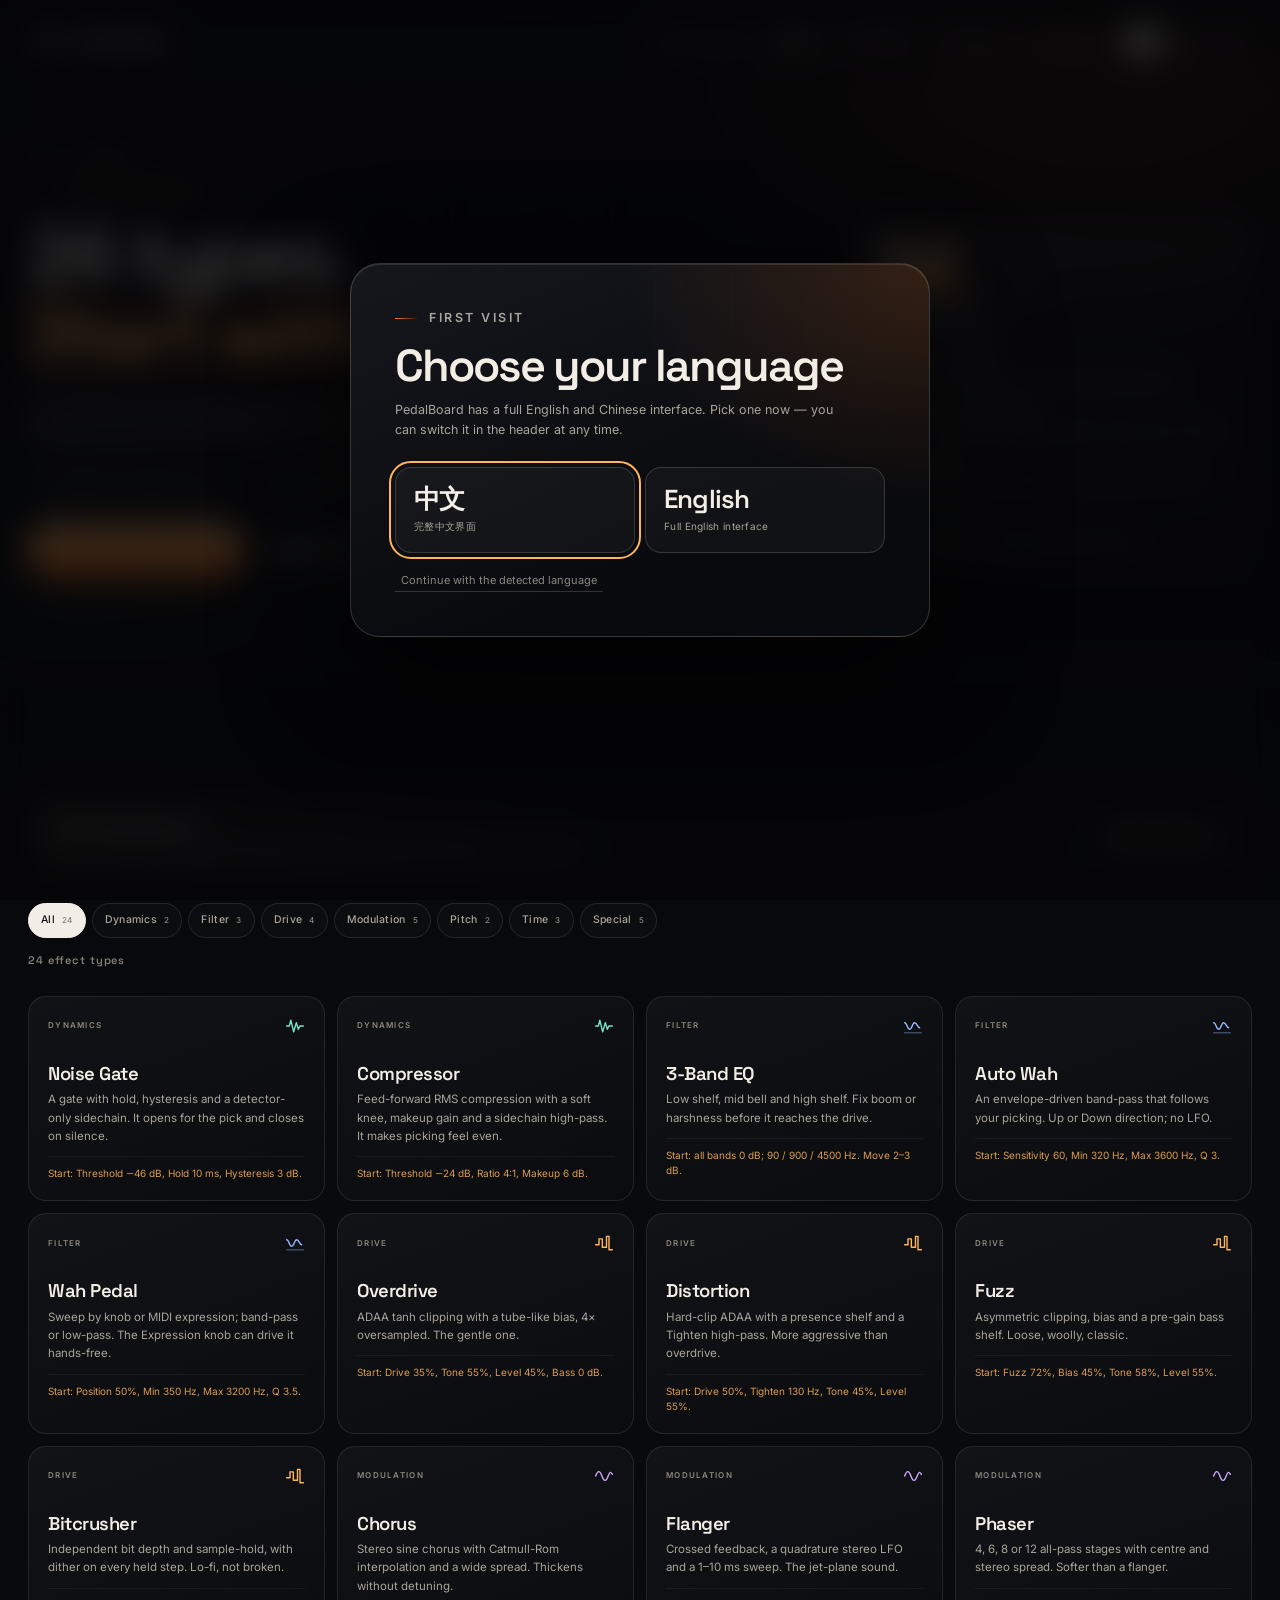
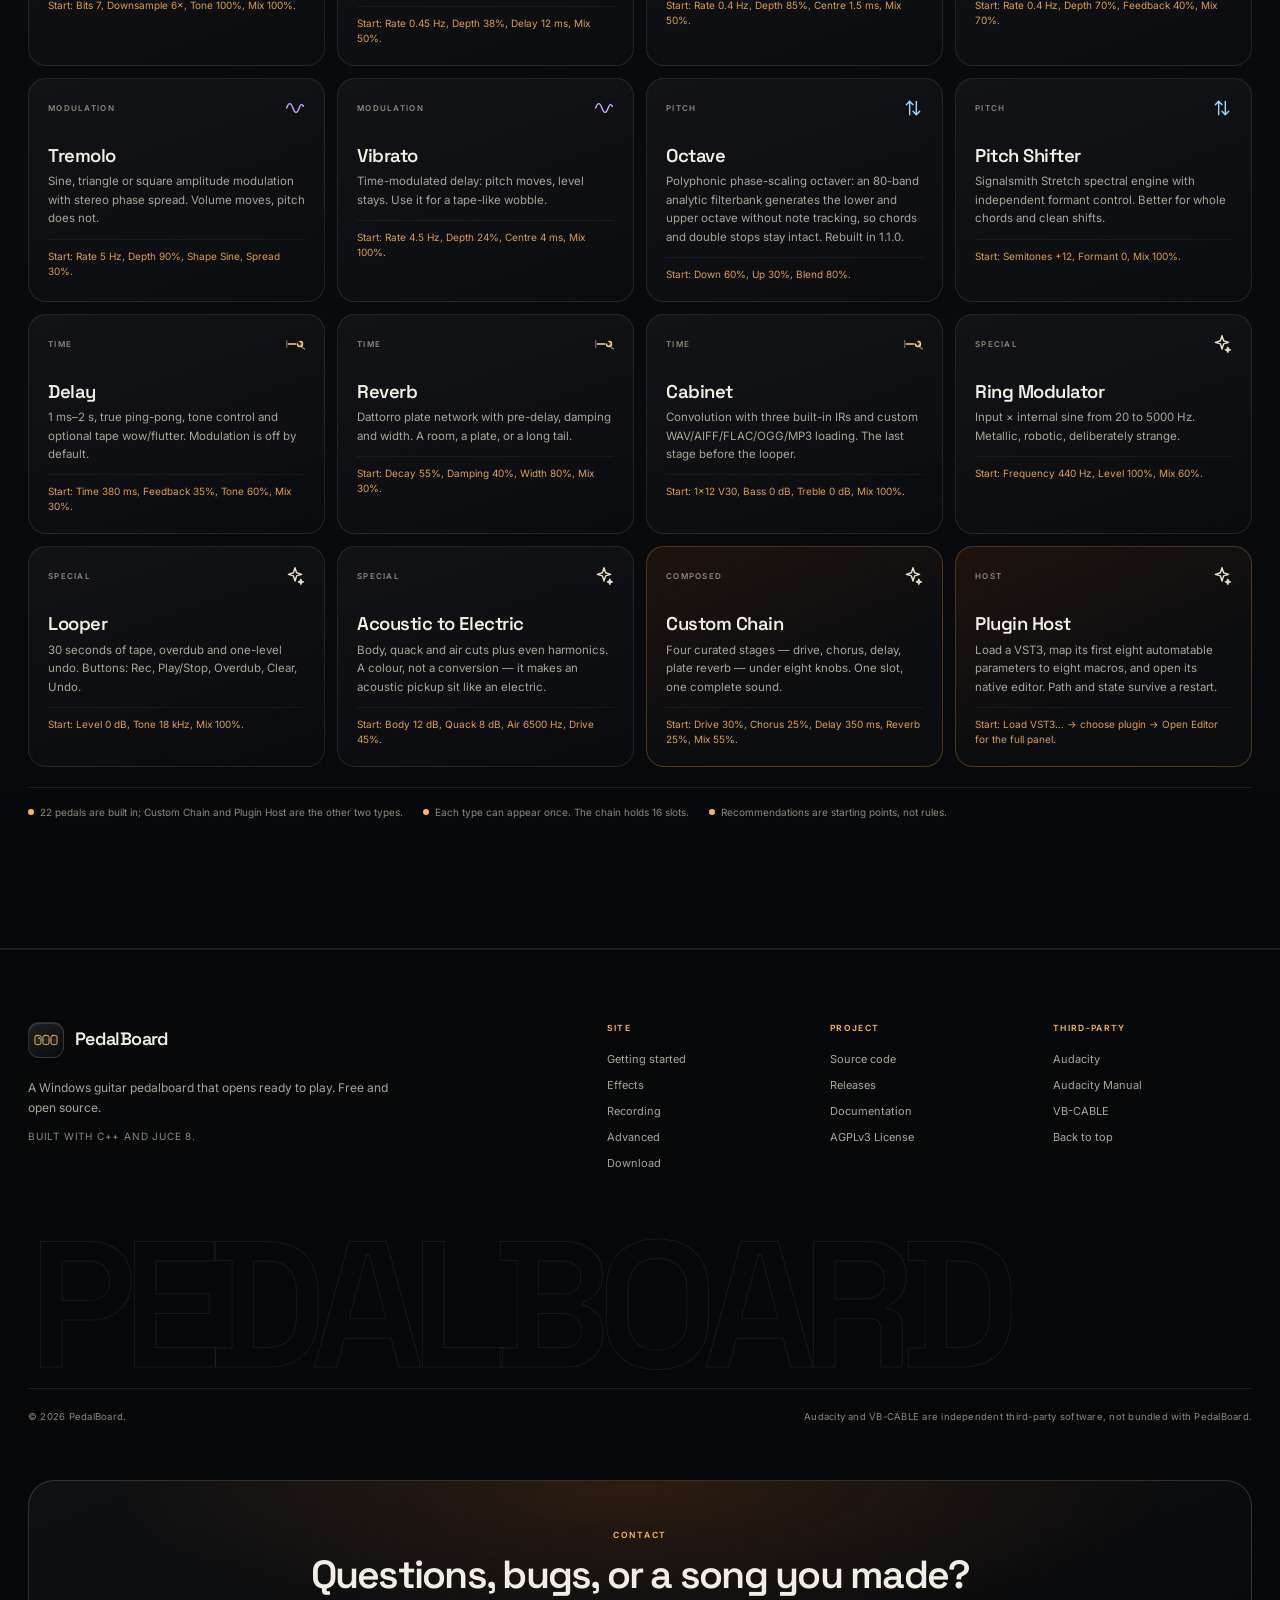
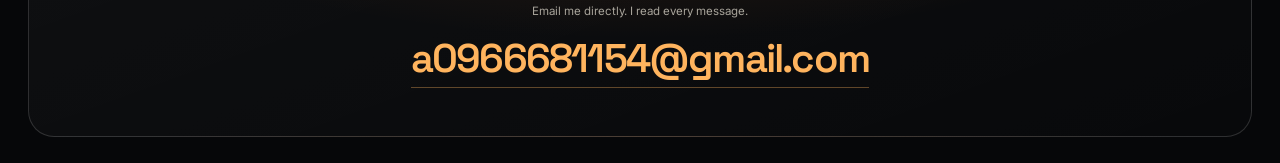
<file: effects.html>
<!DOCTYPE html>
<html lang="en">
<head>
<meta charset="utf-8">
<meta name="viewport" content="width=device-width, initial-scale=1">
<title>PedalBoard effects — all 24 types, explained for beginners</title>
<meta name="description" content="Every PedalBoard effect in plain language: what it does, which knobs matter, and a safe starting point. Filter by dynamics, filter, drive, modulation, pitch, time and special.">
<meta name="theme-color" content="#07080a">
<meta property="og:type" content="website">
<meta property="og:title" content="PedalBoard effects — all 24 types, explained for beginners">
<meta property="og:description" content="What each effect does, which knobs matter, and a safe starting point for every one of the 24 PedalBoard effect types.">
<meta property="og:image" content="assets/knob.jpg">
<link rel="icon" href="favicon.svg" type="image/svg+xml">
<link rel="stylesheet" href="styles.css">
<link rel="stylesheet" href="pages.css">
<script>try{document.documentElement.classList.add('js')}catch(e){}</script>
</head>
<body data-title-en="PedalBoard effects — all 24 types, explained for beginners" data-title-zh="PedalBoard 效果器 — 24 种全解析（新手版）" data-desc-en="Every PedalBoard effect in plain language: what it does, which knobs matter, and a safe starting point." data-desc-zh="用大白话解释每个 PedalBoard 效果器：它做什么、哪些旋钮重要、安全的起点在哪。">
<a class="skip-link" href="#main" data-i18n="a11y.skip">Skip to content</a>

<svg class="sprite" aria-hidden="true" focusable="false">
  <symbol id="i-dynamics" viewBox="0 0 24 24"><path d="M2 12h3.2l1.8-7 3.4 14 3.2-11 2.4 8 1.8-4H22"/></symbol>
  <symbol id="i-filter" viewBox="0 0 24 24"><path d="M2 8c3 0 3 8 6 8s3-8 6-8 3 6 6 6"/><path d="M2 20h20" opacity=".35"/></symbol>
  <symbol id="i-drive" viewBox="0 0 24 24"><path d="M2 14h4V7h4v10h5V4h3v16h4"/></symbol>
  <symbol id="i-mod" viewBox="0 0 24 24"><path d="M2 12c2.5-7 5-7 7.5 0s5 7 7.5 0 3.5-4 5-2"/></symbol>
  <symbol id="i-pitch" viewBox="0 0 24 24"><path d="M8 4v16M4 8l4-4 4 4"/><path d="M16 20V4M12 16l4 4 4-4"/></symbol>
  <symbol id="i-time" viewBox="0 0 24 24"><path d="M4 12h9"/><path d="M15 12a3 3 0 1 0 3-3"/><path d="M19 12a6 6 0 1 0 6-6" opacity=".55"/><path d="M2 8v8" opacity=".4"/></symbol>
  <symbol id="i-special" viewBox="0 0 24 24"><path d="M12 2l1.9 6.1L20 10l-6.1 1.9L12 18l-1.9-6.1L4 10l6.1-1.9L12 2z"/><path d="M19 16l.8 2.2L22 19l-2.2.8L19 22l-.8-2.2L16 19l2.2-.8L19 16z"/></symbol>
  <symbol id="i-github" viewBox="0 0 24 24"><path d="M12 .8a11.2 11.2 0 0 0-3.5 21.8c.6.1.8-.3.8-.6v-2c-3.1.7-3.8-1.3-3.8-1.3-.5-1.3-1.3-1.7-1.3-1.7-1-.7.1-.7.1-.7 1.1.1 1.7 1.2 1.7 1.2 1 .1 1.7-.8 2.1-1.2.1-.7.4-1.2.7-1.5-2.5-.3-5.1-1.2-5.1-5.5 0-1.2.4-2.2 1.1-3-.1-.3-.5-1.4.1-2.9 0 0 1-.3 3.2 1.2a11 11 0 0 1 5.8 0c2.2-1.5 3.2-1.2 3.2-1.2.6 1.5.2 2.6.1 2.9.7.8 1.1 1.8 1.1 3 0 4.3-2.6 5.2-5.1 5.5.4.3.7 1 .7 2v3c0 .3.2.7.8.6A11.2 11.2 0 0 0 12 .8z"/></symbol>
  <symbol id="i-download" viewBox="0 0 24 24"><path d="M12 3v11M7 10l5 5 5-5"/><path d="M4 20h16"/></symbol>
  <symbol id="i-arrow" viewBox="0 0 24 24"><path d="M5 19L19 5M9 5h10v10"/></symbol>
  <symbol id="i-check" viewBox="0 0 24 24"><path d="M4 12l5 5L20 6"/></symbol>
  <symbol id="i-book" viewBox="0 0 24 24"><path d="M4 4h6a3 3 0 0 1 3 3v13a3 3 0 0 0-3-3H4V4z"/><path d="M20 4h-4a3 3 0 0 0-3 3v13a3 3 0 0 1 3-3h4V4z"/></symbol>
</svg>

<header class="site-header" id="siteHeader">
  <div class="wrap header-inner">
    <a class="brand" href="index.html" aria-label="PedalBoard home" data-i18n-aria="nav.homeAria"><span class="brand-mark" aria-hidden="true"><svg viewBox="0 0 34 34"><rect x="2.5" y="11" width="8" height="12" rx="2.4"/><rect x="13" y="11" width="8" height="12" rx="2.4"/><rect x="23.5" y="11" width="8" height="12" rx="2.4"/><path d="M10.5 17h2.5M21 17h2.5"/><circle cx="8" cy="14.5" r="1.1" class="brand-led"/></svg></span><span class="brand-word">PedalBoard</span></a>
    <nav class="primary-nav" id="primaryNav" aria-label="Primary">
      <a href="guide.html" data-i18n="nav.guide">Getting started</a>
      <a href="effects.html" class="is-active" aria-current="page" data-i18n="nav.effects">Effects</a>
      <a href="audacity.html" data-i18n="nav.recording">Recording</a>
      <a href="advanced.html" data-i18n="nav.advanced">Advanced</a>
      <a href="index.html#download" data-i18n="nav.download">Download</a>
    </nav>
    <div class="header-actions">
      <div class="lang-switch" role="group" aria-label="Language" data-i18n-aria="nav.language">
        <button class="lang-btn" type="button" data-lang="en" aria-pressed="true">EN</button>
        <button class="lang-btn" type="button" data-lang="zh" aria-pressed="false">中文</button>
      </div>
      <a class="icon-link" href="https://github.com/DengXiaoping8964/PedalBoard" target="_blank" rel="noopener" aria-label="Open PedalBoard on GitHub" data-i18n-aria="nav.githubAria"><svg aria-hidden="true"><use href="#i-github"/></svg></a>
      <button class="nav-toggle" id="navToggle" type="button" aria-expanded="false" aria-controls="primaryNav" aria-label="Open menu" data-i18n-aria="nav.menu"><span></span><span></span></button>
    </div>
  </div>
</header>

<div class="lang-gate" id="langGate" hidden>
  <div class="lang-gate-card" role="dialog" aria-modal="true" aria-labelledby="langGateTitle" aria-describedby="langGateLead">
    <p class="lang-gate-kicker" data-i18n="gate.kicker">FIRST VISIT</p>
    <h2 id="langGateTitle" data-i18n="gate.title">Choose your language</h2>
    <p id="langGateLead" data-i18n="gate.lead">PedalBoard has a full English and Chinese interface. Pick one now — you can switch it in the header at any time.</p>
    <div class="lang-gate-actions">
      <button class="lang-choice" type="button" data-gate-lang="zh"><span class="lang-choice-word">中文</span><span class="lang-choice-note" data-i18n="gate.zhNote">完整中文界面</span></button>
      <button class="lang-choice" type="button" data-gate-lang="en"><span class="lang-choice-word">English</span><span class="lang-choice-note" data-i18n="gate.enNote">Full English interface</span></button>
    </div>
    <button class="lang-gate-skip" type="button" data-gate-skip data-i18n="gate.skip">Continue with the detected language</button>
  </div>
</div>

<main id="main">
  <section class="page-hero" aria-labelledby="fxTitle">
    <div class="wrap page-hero-inner">
      <div>
        <div class="crumbs"><a href="index.html" data-en="Home" data-zh="首页">Home</a><i>/</i><span data-en="Effects" data-zh="效果器">Effects</span></div>
        <p class="kicker" data-en="EFFECT REFERENCE" data-zh="效果器参考">EFFECT REFERENCE</p>
        <h1 id="fxTitle"><span class="line" data-en="24 types." data-zh="24 种效果。">24 types.</span><span class="line accent" data-en="Start with six." data-zh="先玩六个。">Start with six.</span></h1>
        <p class="page-lead" data-en="Every effect in plain language: what it does, which knobs matter, and a safe first setting. Filter by family when you are looking for a sound, not a lecture." data-zh="用大白话讲每个效果：它做什么、哪些旋钮重要、第一次该从哪开始。想找声音时按类别筛，不用先读论文。">Every effect in plain language: what it does, which knobs matter, and a safe first setting. Filter by family when you are looking for a sound, not a lecture.</p>
        <div class="page-tags">
          <span class="page-tag"><svg aria-hidden="true"><use href="#i-check"/></svg><span data-en="22 pedals + Custom Chain + VST3" data-zh="22 个单块 + 自定义链路 + VST3">22 pedals + Custom Chain + VST3</span></span>
          <span class="page-tag"><svg aria-hidden="true"><use href="#i-check"/></svg><span data-en="Starting points included" data-zh="附带起步设置">Starting points included</span></span>
          <span class="page-tag"><svg aria-hidden="true"><use href="#i-check"/></svg><span data-en="16 slots · one of each" data-zh="16 槽 · 每种一个">16 slots · one of each</span></span>
        </div>
        <div class="hero-actions">
          <a class="btn btn-primary" href="guide.html#recipes"><svg aria-hidden="true"><use href="#i-book"/></svg><span data-en="Get five ready sounds" data-zh="拿五个现成音色">Get five ready sounds</span></a>
          <a class="btn btn-ghost" href="guide.html"><span data-en="Read the full tutorial" data-zh="阅读完整教程">Read the full tutorial</span><svg aria-hidden="true"><use href="#i-arrow"/></svg></a>
        </div>
      </div>
      <aside class="page-aside" aria-label="Catalog summary" data-en-aria="Catalog summary" data-zh-aria="效果器概览">
        <div class="aside-count"><strong>24</strong><span data-en="effect types" data-zh="种效果">effect types</span></div>
        <ul class="aside-facts">
          <li><span class="fact-icon"><svg aria-hidden="true"><use href="#i-dynamics"/></svg></span><span><b data-en="2 dynamics" data-zh="2 个动态">2 dynamics</b><span data-en="Gate, compressor." data-zh="噪声门、压缩器。">Gate, compressor.</span></span></li>
          <li><span class="fact-icon"><svg aria-hidden="true"><use href="#i-drive"/></svg></span><span><b data-en="4 drive · 3 filter" data-zh="4 个失真 · 3 个滤波">4 drive · 3 filter</b><span data-en="Overdrive, distortion, fuzz, bitcrusher, EQ and wah." data-zh="过载、失真、法兹、位降采样、均衡和哇音。">Overdrive, distortion, fuzz, bitcrusher, EQ and wah.</span></span></li>
          <li><span class="fact-icon"><svg aria-hidden="true"><use href="#i-time"/></svg></span><span><b data-en="5 mod · 2 pitch · 3 time" data-zh="5 调制 · 2 音高 · 3 时间">5 mod · 2 pitch · 3 time</b><span data-en="Chorus to vibrato, octave and pitch, delay, reverb, cabinet." data-zh="从合唱到揉弦，八度与移调，延迟、混响、箱体。">Chorus to vibrato, octave and pitch, delay, reverb, cabinet.</span></span></li>
          <li><span class="fact-icon"><svg aria-hidden="true"><use href="#i-special"/></svg></span><span><b data-en="5 special" data-zh="5 个特殊">5 special</b><span data-en="Ring mod, looper, acoustic colour, Custom Chain, VST3 host." data-zh="环形调制、循环器、木转电染色、自定义链路、VST3 宿主。">Ring mod, looper, acoustic colour, Custom Chain, VST3 host.</span></span></li>
        </ul>
        <p class="aside-note" data-en="A type can appear once in the chain. Sixteen slots total." data-zh="同一种效果在链路里只能出现一次，总共 16 槽。">A type can appear once in the chain. Sixteen slots total.</p>
      </aside>
    </div>
  </section>

  <section class="section effects" aria-labelledby="catalogTitle">
    <div class="wrap">
      <div class="fx-start-strip reveal">
        <div>
          <h2 data-i18n="fx.startTitle">Start with these six</h2>
          <p data-i18n="fx.startLead">You do not need all 24 on day one. These are the easiest to hear and the hardest to make sound bad.</p>
        </div>
        <a class="text-link" href="guide.html#recipes"><span data-en="Open the recipes" data-zh="打开音色配方">Open the recipes</span><svg aria-hidden="true"><use href="#i-arrow"/></svg></a>
      </div>

      <div class="filter-bar reveal" role="toolbar" aria-label="Filter effects by category" data-i18n-aria="fx.filterAria">
        <button class="filter-btn is-active" type="button" data-filter="all" aria-pressed="true"><span data-i18n="fx.all">All</span><span class="count">24</span></button>
        <button class="filter-btn" type="button" data-filter="dynamics" aria-pressed="false"><span data-i18n="fx.dynamics">Dynamics</span><span class="count">2</span></button>
        <button class="filter-btn" type="button" data-filter="filter" aria-pressed="false"><span data-i18n="fx.filter">Filter</span><span class="count">3</span></button>
        <button class="filter-btn" type="button" data-filter="drive" aria-pressed="false"><span data-i18n="fx.drive">Drive</span><span class="count">4</span></button>
        <button class="filter-btn" type="button" data-filter="mod" aria-pressed="false"><span data-i18n="fx.mod">Modulation</span><span class="count">5</span></button>
        <button class="filter-btn" type="button" data-filter="pitch" aria-pressed="false"><span data-i18n="fx.pitch">Pitch</span><span class="count">2</span></button>
        <button class="filter-btn" type="button" data-filter="time" aria-pressed="false"><span data-i18n="fx.time">Time</span><span class="count">3</span></button>
        <button class="filter-btn" type="button" data-filter="special" aria-pressed="false"><span data-i18n="fx.special">Special</span><span class="count">5</span></button>
      </div>
      <p class="fx-count" id="fxCount" aria-live="polite">24 effect types</p>

      <div class="fx-grid" id="fxGrid">
        <article class="fx-card" data-cat="dynamics">
          <div class="fx-head"><span class="fx-cat" data-en="Dynamics" data-zh="动态">Dynamics</span><svg class="fx-glyph" aria-hidden="true"><use href="#i-dynamics"/></svg></div>
          <h3 data-en="Noise Gate" data-zh="噪声门">Noise Gate</h3>
          <p data-en="A gate with hold, hysteresis and a detector-only sidechain. It opens for the pick and closes on silence." data-zh="带保持、迟滞和仅检测侧链的噪声门。拨弦就开，安静就关。">A gate with hold, hysteresis and a detector-only sidechain. It opens for the pick and closes on silence.</p>
          <span class="fx-tip" data-en="Start: Threshold −46 dB, Hold 10 ms, Hysteresis 3 dB." data-zh="起点：Threshold −46 dB，Hold 10 ms，Hysteresis 3 dB。">Start: Threshold −46 dB, Hold 10 ms, Hysteresis 3 dB.</span>
        </article>
        <article class="fx-card" data-cat="dynamics">
          <div class="fx-head"><span class="fx-cat" data-en="Dynamics" data-zh="动态">Dynamics</span><svg class="fx-glyph" aria-hidden="true"><use href="#i-dynamics"/></svg></div>
          <h3 data-en="Compressor" data-zh="压缩器">Compressor</h3>
          <p data-en="Feed-forward RMS compression with a soft knee, makeup gain and a sidechain high-pass. It makes picking feel even." data-zh="前馈 RMS 压缩，软拐点、补偿增益和侧链高通。让拨弦更平均。">Feed-forward RMS compression with a soft knee, makeup gain and a sidechain high-pass. It makes picking feel even.</p>
          <span class="fx-tip" data-en="Start: Threshold −24 dB, Ratio 4:1, Makeup 6 dB." data-zh="起点：Threshold −24 dB，Ratio 4:1，Makeup 6 dB。">Start: Threshold −24 dB, Ratio 4:1, Makeup 6 dB.</span>
        </article>

        <article class="fx-card" data-cat="filter">
          <div class="fx-head"><span class="fx-cat" data-en="Filter" data-zh="滤波">Filter</span><svg class="fx-glyph" aria-hidden="true"><use href="#i-filter"/></svg></div>
          <h3 data-en="3-Band EQ" data-zh="三段均衡">3-Band EQ</h3>
          <p data-en="Low shelf, mid bell and high shelf. Fix boom or harshness before it reaches the drive." data-zh="低架、中频钟形和高架。在进入失真前修掉闷或刺。">Low shelf, mid bell and high shelf. Fix boom or harshness before it reaches the drive.</p>
          <span class="fx-tip" data-en="Start: all bands 0 dB; 90 / 900 / 4500 Hz. Move 2–3 dB." data-zh="起点：三段都 0 dB；90 / 900 / 4500 Hz。每次动 2–3 dB。">Start: all bands 0 dB; 90 / 900 / 4500 Hz. Move 2–3 dB.</span>
        </article>
        <article class="fx-card" data-cat="filter">
          <div class="fx-head"><span class="fx-cat" data-en="Filter" data-zh="滤波">Filter</span><svg class="fx-glyph" aria-hidden="true"><use href="#i-filter"/></svg></div>
          <h3 data-en="Auto Wah" data-zh="自动哇音">Auto Wah</h3>
          <p data-en="An envelope-driven band-pass that follows your picking. Up or Down direction; no LFO." data-zh="跟随拨弦力度的包络带通，可上扫或下扫，没有 LFO。">An envelope-driven band-pass that follows your picking. Up or Down direction; no LFO.</p>
          <span class="fx-tip" data-en="Start: Sensitivity 60, Min 320 Hz, Max 3600 Hz, Q 3." data-zh="起点：Sensitivity 60，Min 320 Hz，Max 3600 Hz，Q 3。">Start: Sensitivity 60, Min 320 Hz, Max 3600 Hz, Q 3.</span>
        </article>
        <article class="fx-card" data-cat="filter">
          <div class="fx-head"><span class="fx-cat" data-en="Filter" data-zh="滤波">Filter</span><svg class="fx-glyph" aria-hidden="true"><use href="#i-filter"/></svg></div>
          <h3 data-en="Wah Pedal" data-zh="哇音踏板">Wah Pedal</h3>
          <p data-en="Sweep by knob or MIDI expression; band-pass or low-pass. The Expression knob can drive it hands-free." data-zh="用旋钮或 MIDI 表情控制扫频；带通或低通。表情旋钮可以解放双手。">Sweep by knob or MIDI expression; band-pass or low-pass. The Expression knob can drive it hands-free.</p>
          <span class="fx-tip" data-en="Start: Position 50%, Min 350 Hz, Max 3200 Hz, Q 3.5." data-zh="起点：Position 50%，Min 350 Hz，Max 3200 Hz，Q 3.5。">Start: Position 50%, Min 350 Hz, Max 3200 Hz, Q 3.5.</span>
        </article>

        <article class="fx-card" data-cat="drive">
          <div class="fx-head"><span class="fx-cat" data-en="Drive" data-zh="失真">Drive</span><svg class="fx-glyph" aria-hidden="true"><use href="#i-drive"/></svg></div>
          <h3 data-en="Overdrive" data-zh="过载">Overdrive</h3>
          <p data-en="ADAA tanh clipping with a tube-like bias, 4× oversampled. The gentle one." data-zh="带电子管式偏置的 ADAA tanh 削波，4× 过采样。温和的那一个。">ADAA tanh clipping with a tube-like bias, 4× oversampled. The gentle one.</p>
          <span class="fx-tip" data-en="Start: Drive 35%, Tone 55%, Level 45%, Bass 0 dB." data-zh="起点：Drive 35%，Tone 55%，Level 45%，Bass 0 dB。">Start: Drive 35%, Tone 55%, Level 45%, Bass 0 dB.</span>
        </article>
        <article class="fx-card" data-cat="drive">
          <div class="fx-head"><span class="fx-cat" data-en="Drive" data-zh="失真">Drive</span><svg class="fx-glyph" aria-hidden="true"><use href="#i-drive"/></svg></div>
          <h3 data-en="Distortion" data-zh="失真">Distortion</h3>
          <p data-en="Hard-clip ADAA with a presence shelf and a Tighten high-pass. More aggressive than overdrive." data-zh="硬削波 ADAA，带临场度高频架和 Tighten 高通。比过载更凶。">Hard-clip ADAA with a presence shelf and a Tighten high-pass. More aggressive than overdrive.</p>
          <span class="fx-tip" data-en="Start: Drive 50%, Tighten 130 Hz, Tone 45%, Level 55%." data-zh="起点：Drive 50%，Tighten 130 Hz，Tone 45%，Level 55%。">Start: Drive 50%, Tighten 130 Hz, Tone 45%, Level 55%.</span>
        </article>
        <article class="fx-card" data-cat="drive">
          <div class="fx-head"><span class="fx-cat" data-en="Drive" data-zh="失真">Drive</span><svg class="fx-glyph" aria-hidden="true"><use href="#i-drive"/></svg></div>
          <h3 data-en="Fuzz" data-zh="法兹">Fuzz</h3>
          <p data-en="Asymmetric clipping, bias and a pre-gain bass shelf. Loose, woolly, classic." data-zh="非对称削波、偏压和前置低频架。松散、毛茸茸的经典声。">Asymmetric clipping, bias and a pre-gain bass shelf. Loose, woolly, classic.</p>
          <span class="fx-tip" data-en="Start: Fuzz 72%, Bias 45%, Tone 58%, Level 55%." data-zh="起点：Fuzz 72%，Bias 45%，Tone 58%，Level 55%。">Start: Fuzz 72%, Bias 45%, Tone 58%, Level 55%.</span>
        </article>
        <article class="fx-card" data-cat="drive">
          <div class="fx-head"><span class="fx-cat" data-en="Drive" data-zh="失真">Drive</span><svg class="fx-glyph" aria-hidden="true"><use href="#i-drive"/></svg></div>
          <h3 data-en="Bitcrusher" data-zh="位降采样">Bitcrusher</h3>
          <p data-en="Independent bit depth and sample-hold, with dither on every held step. Lo-fi, not broken." data-zh="位深与采样保持独立可调，每个保持步都做抖动。是 lo-fi，不是坏掉。">Independent bit depth and sample-hold, with dither on every held step. Lo-fi, not broken.</p>
          <span class="fx-tip" data-en="Start: Bits 7, Downsample 6×, Tone 100%, Mix 100%." data-zh="起点：Bits 7，Downsample 6×，Tone 100%，Mix 100%。">Start: Bits 7, Downsample 6×, Tone 100%, Mix 100%.</span>
        </article>

        <article class="fx-card" data-cat="mod">
          <div class="fx-head"><span class="fx-cat" data-en="Modulation" data-zh="调制">Modulation</span><svg class="fx-glyph" aria-hidden="true"><use href="#i-mod"/></svg></div>
          <h3 data-en="Chorus" data-zh="合唱">Chorus</h3>
          <p data-en="Stereo sine chorus with Catmull-Rom interpolation and a wide spread. Thickens without detuning." data-zh="立体声正弦合唱，Catmull-Rom 插值，宽阔展开。加厚但不会明显跑调。">Stereo sine chorus with Catmull-Rom interpolation and a wide spread. Thickens without detuning.</p>
          <span class="fx-tip" data-en="Start: Rate 0.45 Hz, Depth 38%, Delay 12 ms, Mix 50%." data-zh="起点：Rate 0.45 Hz，Depth 38%，Delay 12 ms，Mix 50%。">Start: Rate 0.45 Hz, Depth 38%, Delay 12 ms, Mix 50%.</span>
        </article>
        <article class="fx-card" data-cat="mod">
          <div class="fx-head"><span class="fx-cat" data-en="Modulation" data-zh="调制">Modulation</span><svg class="fx-glyph" aria-hidden="true"><use href="#i-mod"/></svg></div>
          <h3 data-en="Flanger" data-zh="镶边">Flanger</h3>
          <p data-en="Crossed feedback, a quadrature stereo LFO and a 1–10 ms sweep. The jet-plane sound." data-zh="交叉反馈、正交立体声 LFO，1–10 ms 扫频。喷气机式的声音。">Crossed feedback, a quadrature stereo LFO and a 1–10 ms sweep. The jet-plane sound.</p>
          <span class="fx-tip" data-en="Start: Rate 0.4 Hz, Depth 85%, Centre 1.5 ms, Mix 50%." data-zh="起点：Rate 0.4 Hz，Depth 85%，Centre 1.5 ms，Mix 50%。">Start: Rate 0.4 Hz, Depth 85%, Centre 1.5 ms, Mix 50%.</span>
        </article>
        <article class="fx-card" data-cat="mod">
          <div class="fx-head"><span class="fx-cat" data-en="Modulation" data-zh="调制">Modulation</span><svg class="fx-glyph" aria-hidden="true"><use href="#i-mod"/></svg></div>
          <h3 data-en="Phaser" data-zh="移相">Phaser</h3>
          <p data-en="4, 6, 8 or 12 all-pass stages with centre and stereo spread. Softer than a flanger." data-zh="4、6、8 或 12 级全通，带中心频率和立体声展开。比镶边柔和。">4, 6, 8 or 12 all-pass stages with centre and stereo spread. Softer than a flanger.</p>
          <span class="fx-tip" data-en="Start: Rate 0.4 Hz, Depth 70%, Feedback 40%, Mix 70%." data-zh="起点：Rate 0.4 Hz，Depth 70%，Feedback 40%，Mix 70%。">Start: Rate 0.4 Hz, Depth 70%, Feedback 40%, Mix 70%.</span>
        </article>
        <article class="fx-card" data-cat="mod">
          <div class="fx-head"><span class="fx-cat" data-en="Modulation" data-zh="调制">Modulation</span><svg class="fx-glyph" aria-hidden="true"><use href="#i-mod"/></svg></div>
          <h3 data-en="Tremolo" data-zh="颤音">Tremolo</h3>
          <p data-en="Sine, triangle or square amplitude modulation with stereo phase spread. Volume moves, pitch does not." data-zh="正弦、三角或方波振幅调制，带立体声相位展开。音量在动，音高不动。">Sine, triangle or square amplitude modulation with stereo phase spread. Volume moves, pitch does not.</p>
          <span class="fx-tip" data-en="Start: Rate 5 Hz, Depth 90%, Shape Sine, Spread 30%." data-zh="起点：Rate 5 Hz，Depth 90%，波形正弦，Spread 30%。">Start: Rate 5 Hz, Depth 90%, Shape Sine, Spread 30%.</span>
        </article>
        <article class="fx-card" data-cat="mod">
          <div class="fx-head"><span class="fx-cat" data-en="Modulation" data-zh="调制">Modulation</span><svg class="fx-glyph" aria-hidden="true"><use href="#i-mod"/></svg></div>
          <h3 data-en="Vibrato" data-zh="揉弦">Vibrato</h3>
          <p data-en="Time-modulated delay: pitch moves, level stays. Use it for a tape-like wobble." data-zh="时间调制延迟：音高在动，音量不动。用来做磁带式的摇晃感。">Time-modulated delay: pitch moves, level stays. Use it for a tape-like wobble.</p>
          <span class="fx-tip" data-en="Start: Rate 4.5 Hz, Depth 24%, Centre 4 ms, Mix 100%." data-zh="起点：Rate 4.5 Hz，Depth 24%，Centre 4 ms，Mix 100%。">Start: Rate 4.5 Hz, Depth 24%, Centre 4 ms, Mix 100%.</span>
        </article>

        <article class="fx-card" data-cat="pitch">
          <div class="fx-head"><span class="fx-cat" data-en="Pitch" data-zh="音高">Pitch</span><svg class="fx-glyph" aria-hidden="true"><use href="#i-pitch"/></svg></div>
          <h3 data-en="Octave" data-zh="八度">Octave</h3>
          <p data-en="Polyphonic phase-scaling octaver: an 80-band analytic filterbank generates the lower and upper octave without note tracking, so chords and double stops stay intact. Rebuilt in 1.1.0." data-zh="复音相位缩放八度：80 段解析滤波器组直接生成上下八度，不用单音跟踪，和弦和双音都能保持完整。1.1.0 重写。">Polyphonic phase-scaling octaver: an 80-band analytic filterbank generates the lower and upper octave without note tracking, so chords and double stops stay intact. Rebuilt in 1.1.0.</p>
          <span class="fx-tip" data-en="Start: Down 60%, Up 30%, Blend 80%." data-zh="起点：Down 60%，Up 30%，Blend 80%。">Start: Down 60%, Up 30%, Blend 80%.</span>
        </article>
        <article class="fx-card" data-cat="pitch">
          <div class="fx-head"><span class="fx-cat" data-en="Pitch" data-zh="音高">Pitch</span><svg class="fx-glyph" aria-hidden="true"><use href="#i-pitch"/></svg></div>
          <h3 data-en="Pitch Shifter" data-zh="移调">Pitch Shifter</h3>
          <p data-en="Signalsmith Stretch spectral engine with independent formant control. Better for whole chords and clean shifts." data-zh="Signalsmith Stretch 频谱引擎，共振峰独立可调。更适合整和弦和干净的移调。">Signalsmith Stretch spectral engine with independent formant control. Better for whole chords and clean shifts.</p>
          <span class="fx-tip" data-en="Start: Semitones +12, Formant 0, Mix 100%." data-zh="起点：Semitones +12，Formant 0，Mix 100%。">Start: Semitones +12, Formant 0, Mix 100%.</span>
        </article>

        <article class="fx-card" data-cat="time">
          <div class="fx-head"><span class="fx-cat" data-en="Time" data-zh="时间">Time</span><svg class="fx-glyph" aria-hidden="true"><use href="#i-time"/></svg></div>
          <h3 data-en="Delay" data-zh="延迟">Delay</h3>
          <p data-en="1 ms–2 s, true ping-pong, tone control and optional tape wow/flutter. Modulation is off by default." data-zh="1 ms–2 s、真乒乓、音色控制和可选的磁带抖动。默认关闭调制。">1 ms–2 s, true ping-pong, tone control and optional tape wow/flutter. Modulation is off by default.</p>
          <span class="fx-tip" data-en="Start: Time 380 ms, Feedback 35%, Tone 60%, Mix 30%." data-zh="起点：Time 380 ms，Feedback 35%，Tone 60%，Mix 30%。">Start: Time 380 ms, Feedback 35%, Tone 60%, Mix 30%.</span>
        </article>
        <article class="fx-card" data-cat="time">
          <div class="fx-head"><span class="fx-cat" data-en="Time" data-zh="时间">Time</span><svg class="fx-glyph" aria-hidden="true"><use href="#i-time"/></svg></div>
          <h3 data-en="Reverb" data-zh="混响">Reverb</h3>
          <p data-en="Dattorro plate network with pre-delay, damping and width. A room, a plate, or a long tail." data-zh="Dattorro 板式网络，带预延迟、阻尼和宽度。可以是房间、板式，或长尾。">Dattorro plate network with pre-delay, damping and width. A room, a plate, or a long tail.</p>
          <span class="fx-tip" data-en="Start: Decay 55%, Damping 40%, Width 80%, Mix 30%." data-zh="起点：Decay 55%，Damping 40%，Width 80%，Mix 30%。">Start: Decay 55%, Damping 40%, Width 80%, Mix 30%.</span>
        </article>
        <article class="fx-card" data-cat="time">
          <div class="fx-head"><span class="fx-cat" data-en="Time" data-zh="时间">Time</span><svg class="fx-glyph" aria-hidden="true"><use href="#i-time"/></svg></div>
          <h3 data-en="Cabinet" data-zh="箱体模拟">Cabinet</h3>
          <p data-en="Convolution with three built-in IRs and custom WAV/AIFF/FLAC/OGG/MP3 loading. The last stage before the looper." data-zh="卷积箱体，三个内置 IR，可加载 WAV/AIFF/FLAC/OGG/MP3。循环器前的最后一级。">Convolution with three built-in IRs and custom WAV/AIFF/FLAC/OGG/MP3 loading. The last stage before the looper.</p>
          <span class="fx-tip" data-en="Start: 1x12 V30, Bass 0 dB, Treble 0 dB, Mix 100%." data-zh="起点：1x12 V30，Bass 0 dB，Treble 0 dB，Mix 100%。">Start: 1x12 V30, Bass 0 dB, Treble 0 dB, Mix 100%.</span>
        </article>

        <article class="fx-card" data-cat="special">
          <div class="fx-head"><span class="fx-cat" data-en="Special" data-zh="特殊">Special</span><svg class="fx-glyph" aria-hidden="true"><use href="#i-special"/></svg></div>
          <h3 data-en="Ring Modulator" data-zh="环形调制">Ring Modulator</h3>
          <p data-en="Input × internal sine from 20 to 5000 Hz. Metallic, robotic, deliberately strange." data-zh="输入乘以 20–5000 Hz 的内部正弦。金属感、机器人感，故意奇怪。">Input × internal sine from 20 to 5000 Hz. Metallic, robotic, deliberately strange.</p>
          <span class="fx-tip" data-en="Start: Frequency 440 Hz, Level 100%, Mix 60%." data-zh="起点：Frequency 440 Hz，Level 100%，Mix 60%。">Start: Frequency 440 Hz, Level 100%, Mix 60%.</span>
        </article>
        <article class="fx-card" data-cat="special">
          <div class="fx-head"><span class="fx-cat" data-en="Special" data-zh="特殊">Special</span><svg class="fx-glyph" aria-hidden="true"><use href="#i-special"/></svg></div>
          <h3 data-en="Looper" data-zh="循环器">Looper</h3>
          <p data-en="30 seconds of tape, overdub and one-level undo. Buttons: Rec, Play/Stop, Overdub, Clear, Undo." data-zh="30 秒磁带、叠录和一级撤销。按钮：Rec、Play/Stop、Overdub、Clear、Undo。">30 seconds of tape, overdub and one-level undo. Buttons: Rec, Play/Stop, Overdub, Clear, Undo.</p>
          <span class="fx-tip" data-en="Start: Level 0 dB, Tone 18 kHz, Mix 100%." data-zh="起点：Level 0 dB，Tone 18 kHz，Mix 100%。">Start: Level 0 dB, Tone 18 kHz, Mix 100%.</span>
        </article>
        <article class="fx-card" data-cat="special">
          <div class="fx-head"><span class="fx-cat" data-en="Special" data-zh="特殊">Special</span><svg class="fx-glyph" aria-hidden="true"><use href="#i-special"/></svg></div>
          <h3 data-en="Acoustic to Electric" data-zh="木转电">Acoustic to Electric</h3>
          <p data-en="Body, quack and air cuts plus even harmonics. A colour, not a conversion — it makes an acoustic pickup sit like an electric." data-zh="箱体共鸣、压电鼻音和空气感削减，加偶次谐波。是染色，不是转换 — 让木吉他拾音器更像电吉他。">Body, quack and air cuts plus even harmonics. A colour, not a conversion — it makes an acoustic pickup sit like an electric.</p>
          <span class="fx-tip" data-en="Start: Body 12 dB, Quack 8 dB, Air 6500 Hz, Drive 45%." data-zh="起点：Body 12 dB，Quack 8 dB，Air 6500 Hz，Drive 45%。">Start: Body 12 dB, Quack 8 dB, Air 6500 Hz, Drive 45%.</span>
        </article>
        <article class="fx-card is-featured" data-cat="special">
          <div class="fx-head"><span class="fx-cat" data-en="Composed" data-zh="组合">Composed</span><svg class="fx-glyph" aria-hidden="true"><use href="#i-special"/></svg></div>
          <h3 data-en="Custom Chain" data-zh="自定义链路">Custom Chain</h3>
          <p data-en="Four curated stages — drive, chorus, delay, plate reverb — under eight knobs. One slot, one complete sound." data-zh="四级精选音色 — 过载、合唱、延迟、板式混响 — 八个旋钮。一个槽，一个完整音色。">Four curated stages — drive, chorus, delay, plate reverb — under eight knobs. One slot, one complete sound.</p>
          <span class="fx-tip" data-en="Start: Drive 30%, Chorus 25%, Delay 350 ms, Reverb 25%, Mix 55%." data-zh="起点：Drive 30%，Chorus 25%，Delay 350 ms，Reverb 25%，Mix 55%。">Start: Drive 30%, Chorus 25%, Delay 350 ms, Reverb 25%, Mix 55%.</span>
        </article>
        <article class="fx-card is-featured" data-cat="special">
          <div class="fx-head"><span class="fx-cat" data-en="Host" data-zh="宿主">Host</span><svg class="fx-glyph" aria-hidden="true"><use href="#i-special"/></svg></div>
          <h3 data-en="Plugin Host" data-zh="插件宿主">Plugin Host</h3>
          <p data-en="Load a VST3, map its first eight automatable parameters to eight macros, and open its native editor. Path and state survive a restart." data-zh="加载 VST3，把前 8 个可自动化参数映射到 8 个宏旋钮，需要时打开原生编辑器。路径和状态重启后保留。">Load a VST3, map its first eight automatable parameters to eight macros, and open its native editor. Path and state survive a restart.</p>
          <span class="fx-tip" data-en="Start: Load VST3… → choose plugin → Open Editor for the full panel." data-zh="起点：Load VST3… → 选插件 → 需要完整面板时点 Open Editor。">Start: Load VST3… → choose plugin → Open Editor for the full panel.</span>
        </article>
      </div>

      <div class="fx-legend reveal">
        <span><i></i><span data-en="22 pedals are built in; Custom Chain and Plugin Host are the other two types." data-zh="22 个内置单块；另外两种是自定义链路和插件宿主。">22 pedals are built in; Custom Chain and Plugin Host are the other two types.</span></span>
        <span><i></i><span data-en="Each type can appear once. The chain holds 16 slots." data-zh="每种效果只能出现一次，链路共 16 槽。">Each type can appear once. The chain holds 16 slots.</span></span>
        <span><i></i><span data-en="Recommendations are starting points, not rules." data-zh="推荐值只是起点，不是规则。">Recommendations are starting points, not rules.</span></span>
      </div>
    </div>
  </section>
</main>

<footer class="site-footer">
  <div class="wrap">
    <div class="footer-top">
      <div class="footer-brand">
        <a class="brand" href="index.html" aria-label="PedalBoard home" data-i18n-aria="nav.homeAria"><span class="brand-mark" aria-hidden="true"><svg viewBox="0 0 34 34"><rect x="2.5" y="11" width="8" height="12" rx="2.4"/><rect x="13" y="11" width="8" height="12" rx="2.4"/><rect x="23.5" y="11" width="8" height="12" rx="2.4"/><path d="M10.5 17h2.5M21 17h2.5"/><circle cx="8" cy="14.5" r="1.1" class="brand-led"/></svg></span><span class="brand-word">PedalBoard</span></a>
        <p data-i18n="footer.tag">A Windows guitar pedalboard that opens ready to play. Free and open source.</p>
        <p class="footer-built" data-i18n="footer.built">Built with C++ and JUCE 8.</p>
      </div>
      <div class="footer-cols">
        <div class="footer-col">
          <h3 data-i18n="footer.site">Site</h3>
          <a href="guide.html" data-i18n="nav.guide">Getting started</a>
          <a href="effects.html" data-i18n="nav.effects">Effects</a>
          <a href="audacity.html" data-i18n="nav.recording">Recording</a>
          <a href="advanced.html" data-i18n="nav.advanced">Advanced</a>
          <a href="index.html#download" data-i18n="nav.download">Download</a>
        </div>
        <div class="footer-col">
          <h3 data-i18n="footer.project">Project</h3>
          <a href="https://github.com/DengXiaoping8964/PedalBoard" target="_blank" rel="noopener" data-i18n="footer.source">Source code</a>
          <a href="https://github.com/DengXiaoping8964/PedalBoard/releases" target="_blank" rel="noopener" data-i18n="footer.releases">Releases</a>
          <a href="https://github.com/DengXiaoping8964/PedalBoard#readme" target="_blank" rel="noopener" data-i18n="footer.readme">Documentation</a>
          <a href="https://github.com/DengXiaoping8964/PedalBoard/blob/main/LICENSE" target="_blank" rel="noopener" data-i18n="footer.license">AGPLv3 License</a>
        </div>
        <div class="footer-col">
          <h3 data-i18n="footer.third">Third-party</h3>
          <a href="https://www.audacityteam.org/" target="_blank" rel="noopener">Audacity</a>
          <a href="https://manual.audacityteam.org/" target="_blank" rel="noopener">Audacity Manual</a>
          <a href="https://vb-audio.com/Cable/" target="_blank" rel="noopener">VB-CABLE</a>
          <a href="index.html#top" data-i18n="footer.top">Back to top</a>
        </div>
      </div>
    </div>
    <div class="footer-wordmark" aria-hidden="true">PEDALBOARD</div>
    <div class="footer-bottom">
      <span data-i18n="footer.rights">© 2026 PedalBoard.</span>
      <span data-i18n="footer.note">Audacity and VB-CABLE are independent third-party software, not bundled with PedalBoard.</span>
    </div>
    <div class="footer-contact" id="contact">
      <p class="footer-contact-kicker" data-i18n="footer.contactKicker">CONTACT</p>
      <p class="footer-contact-title" data-i18n="footer.contactTitle">Questions, bugs, or a song you made?</p>
      <p class="footer-contact-lead" data-i18n="footer.contactLead">Email me directly. I read every message.</p>
      <a class="footer-email" href="mailto:a0966681154@gmail.com">a0966681154@gmail.com</a>
    </div>
  </div>
</footer>

<script src="app.js"></script>
</body>
</html>
</file>
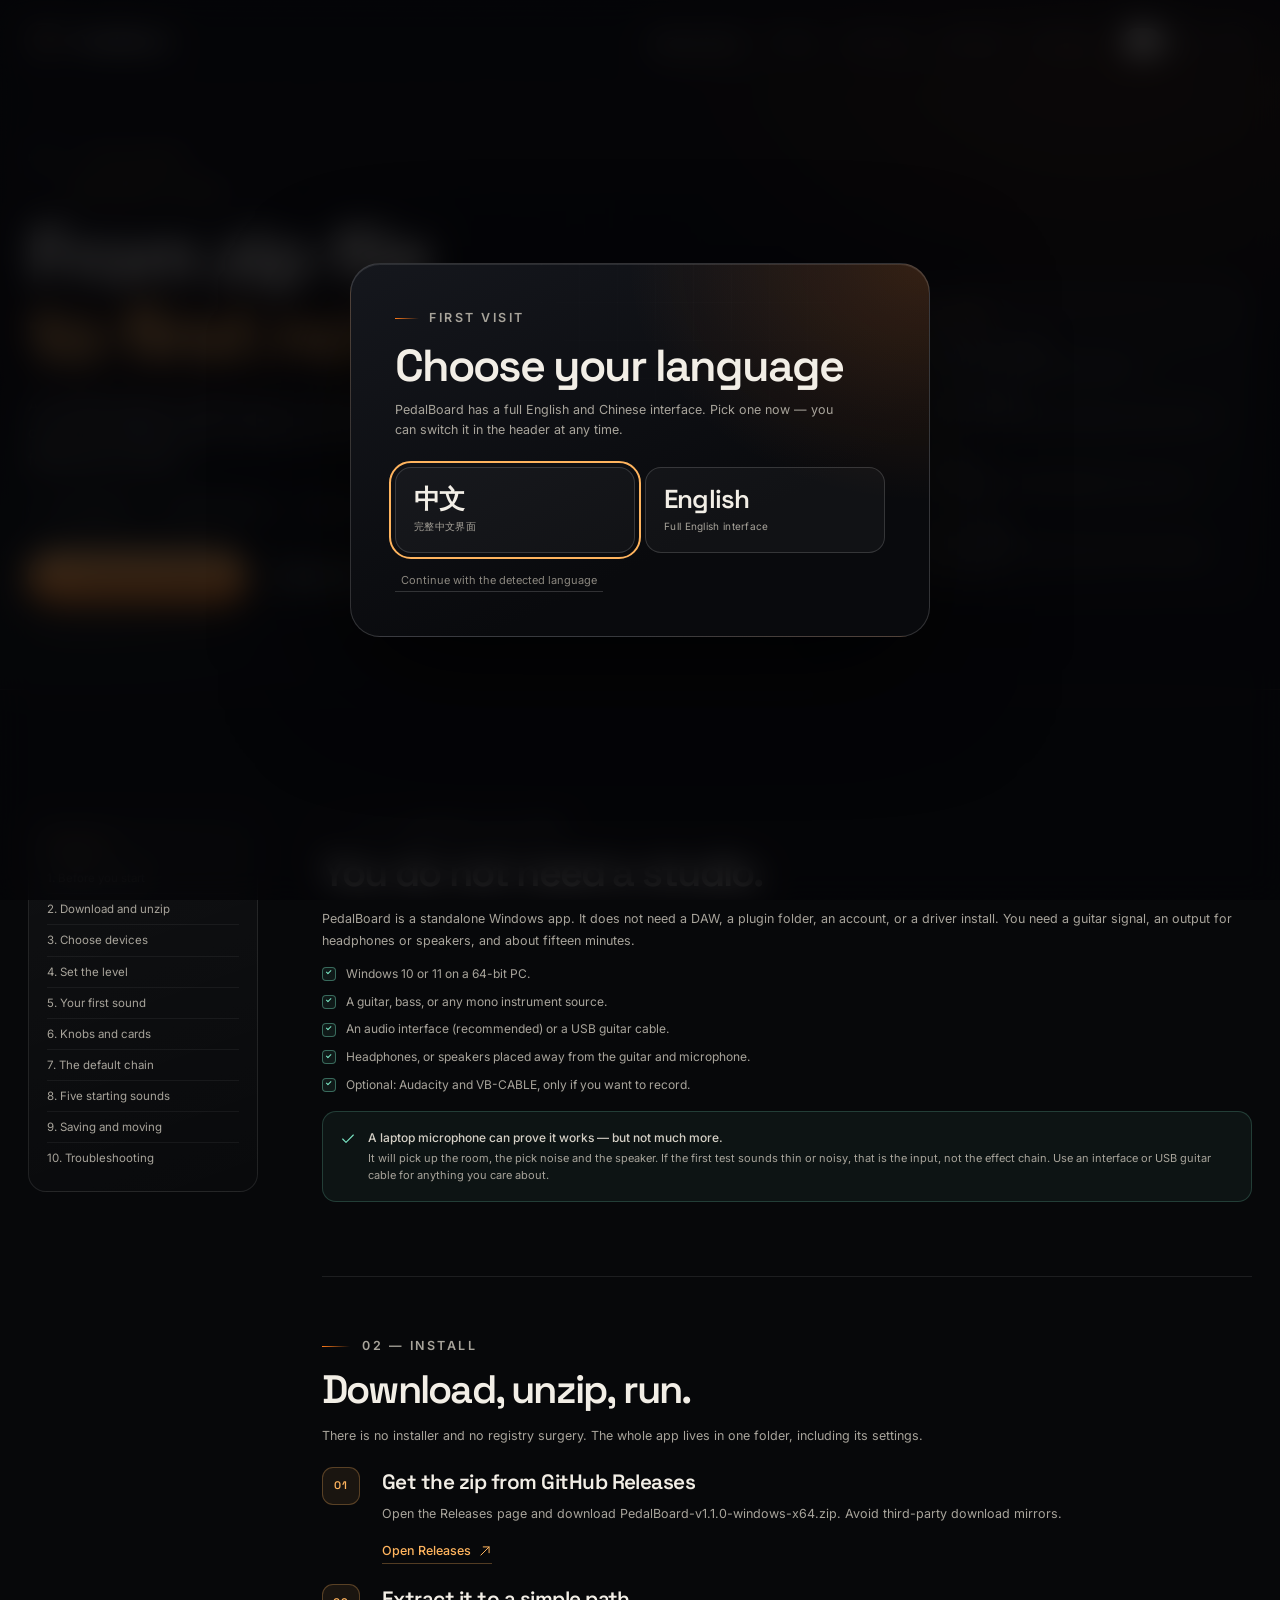
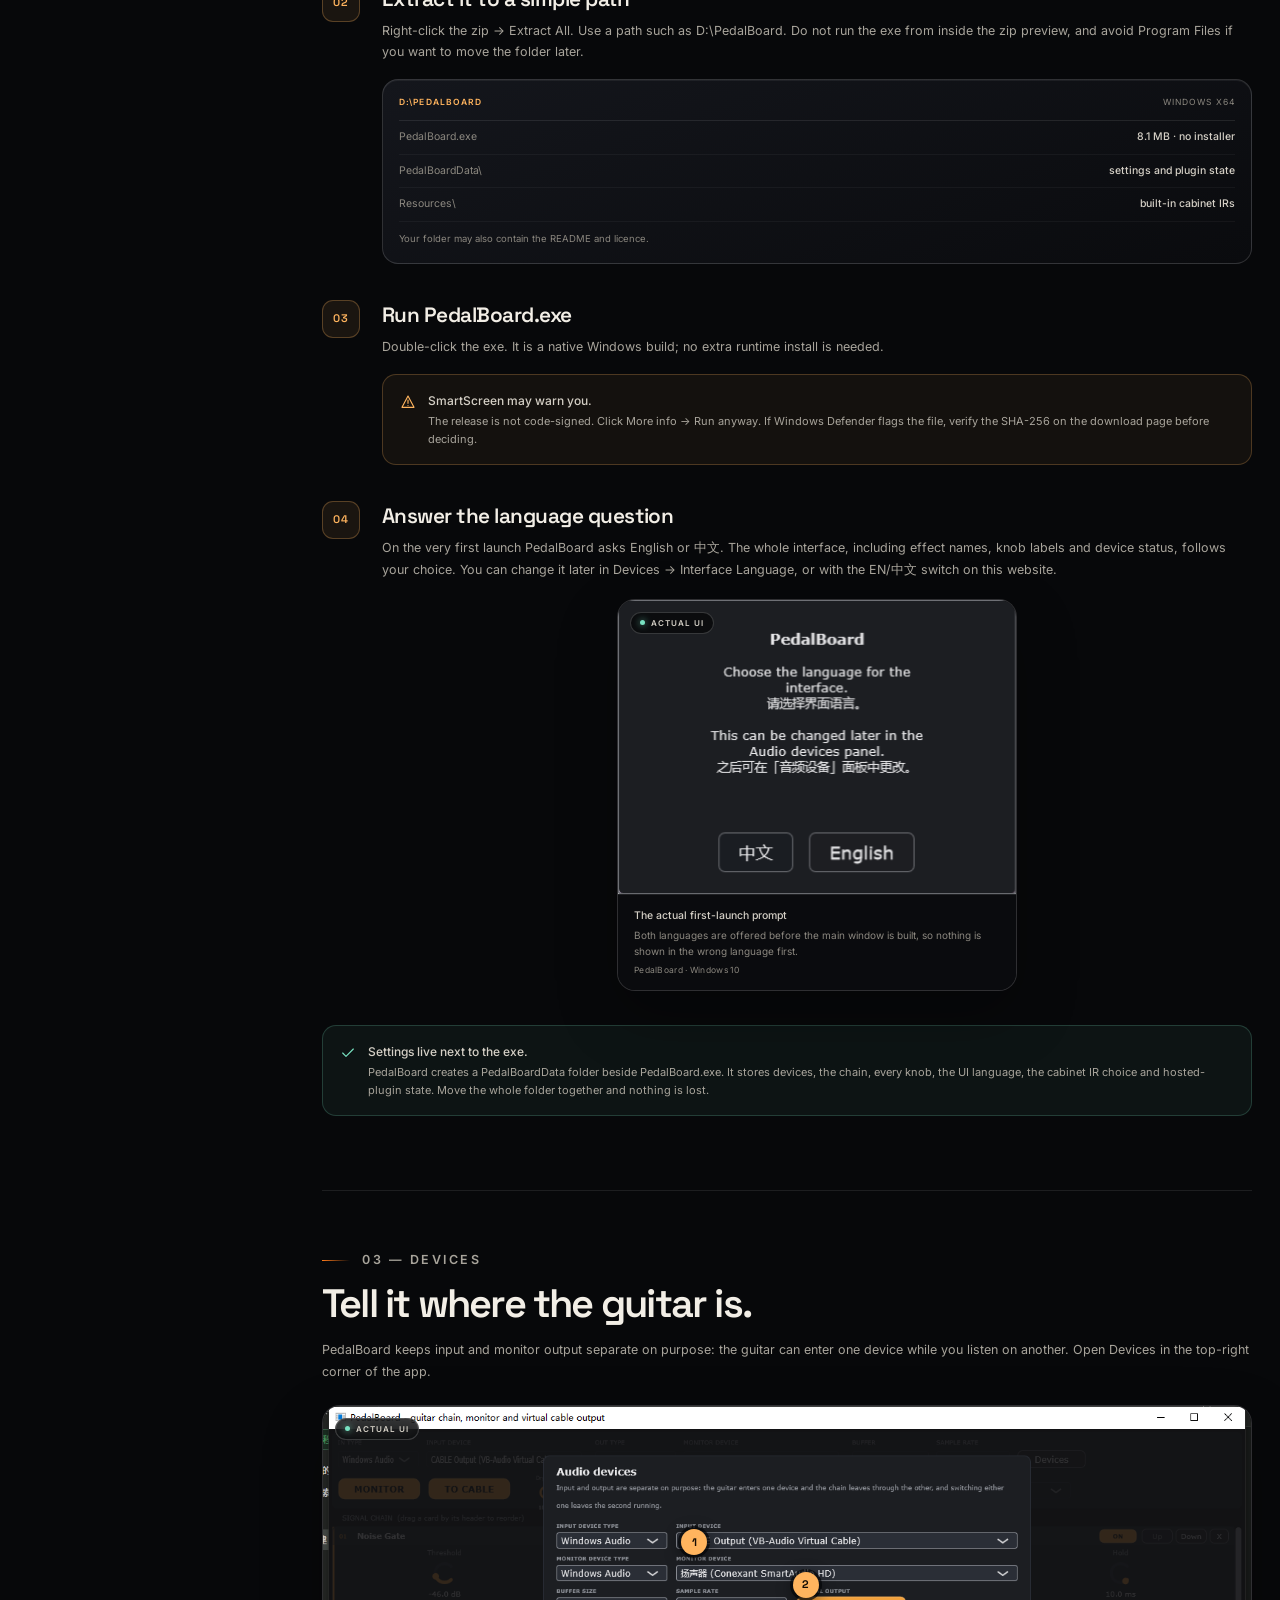
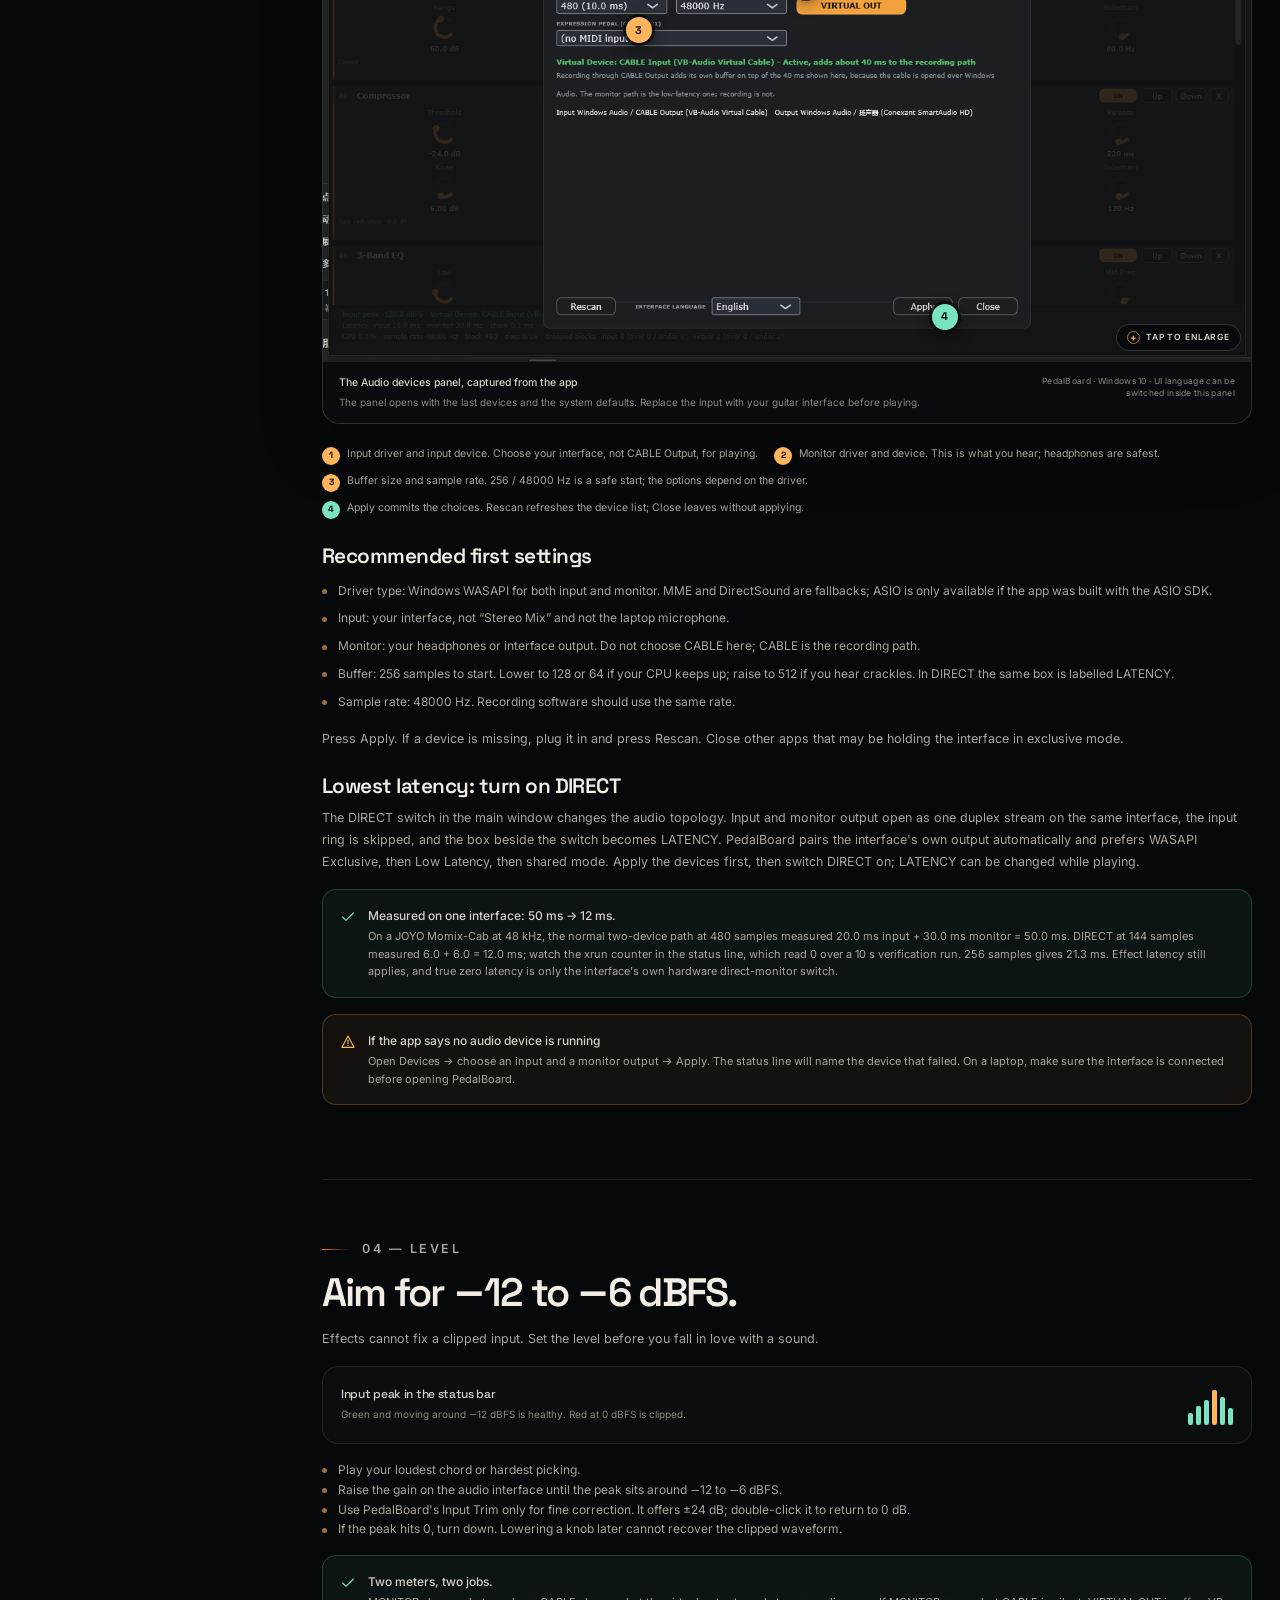
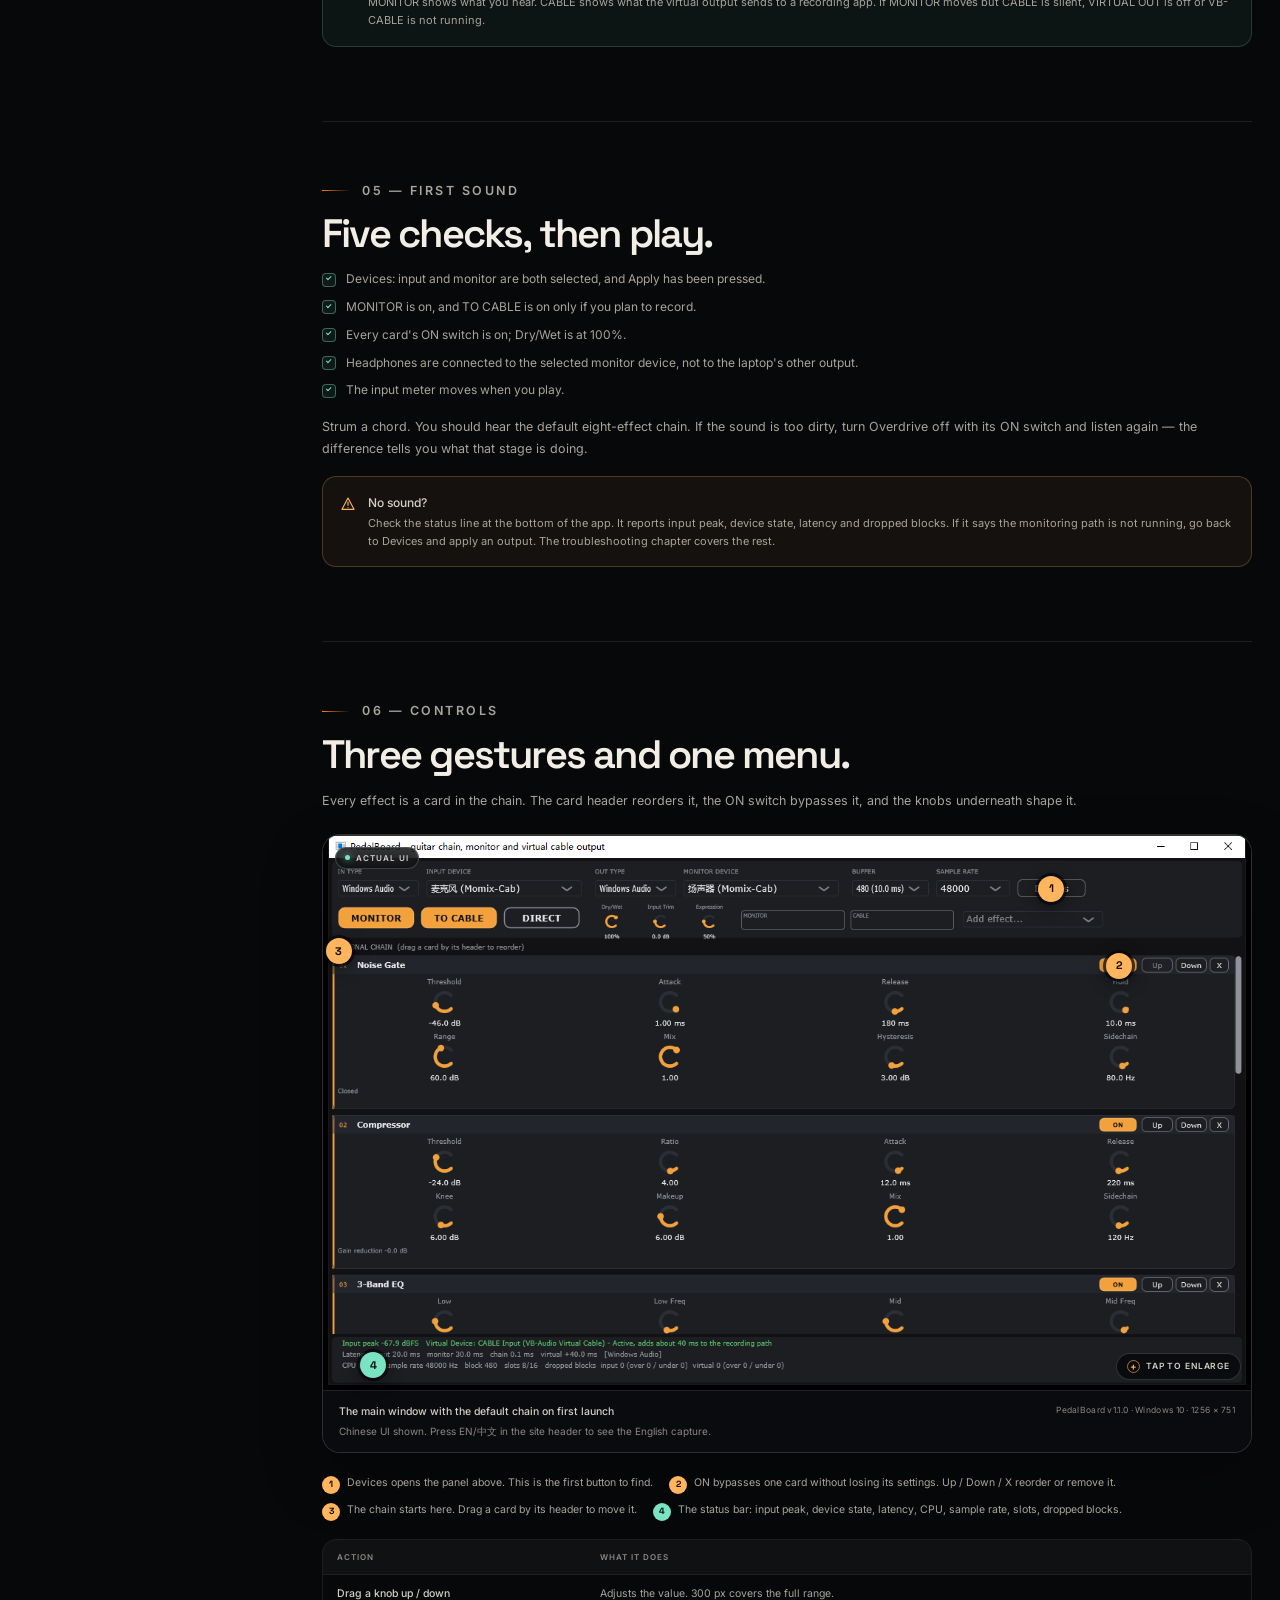
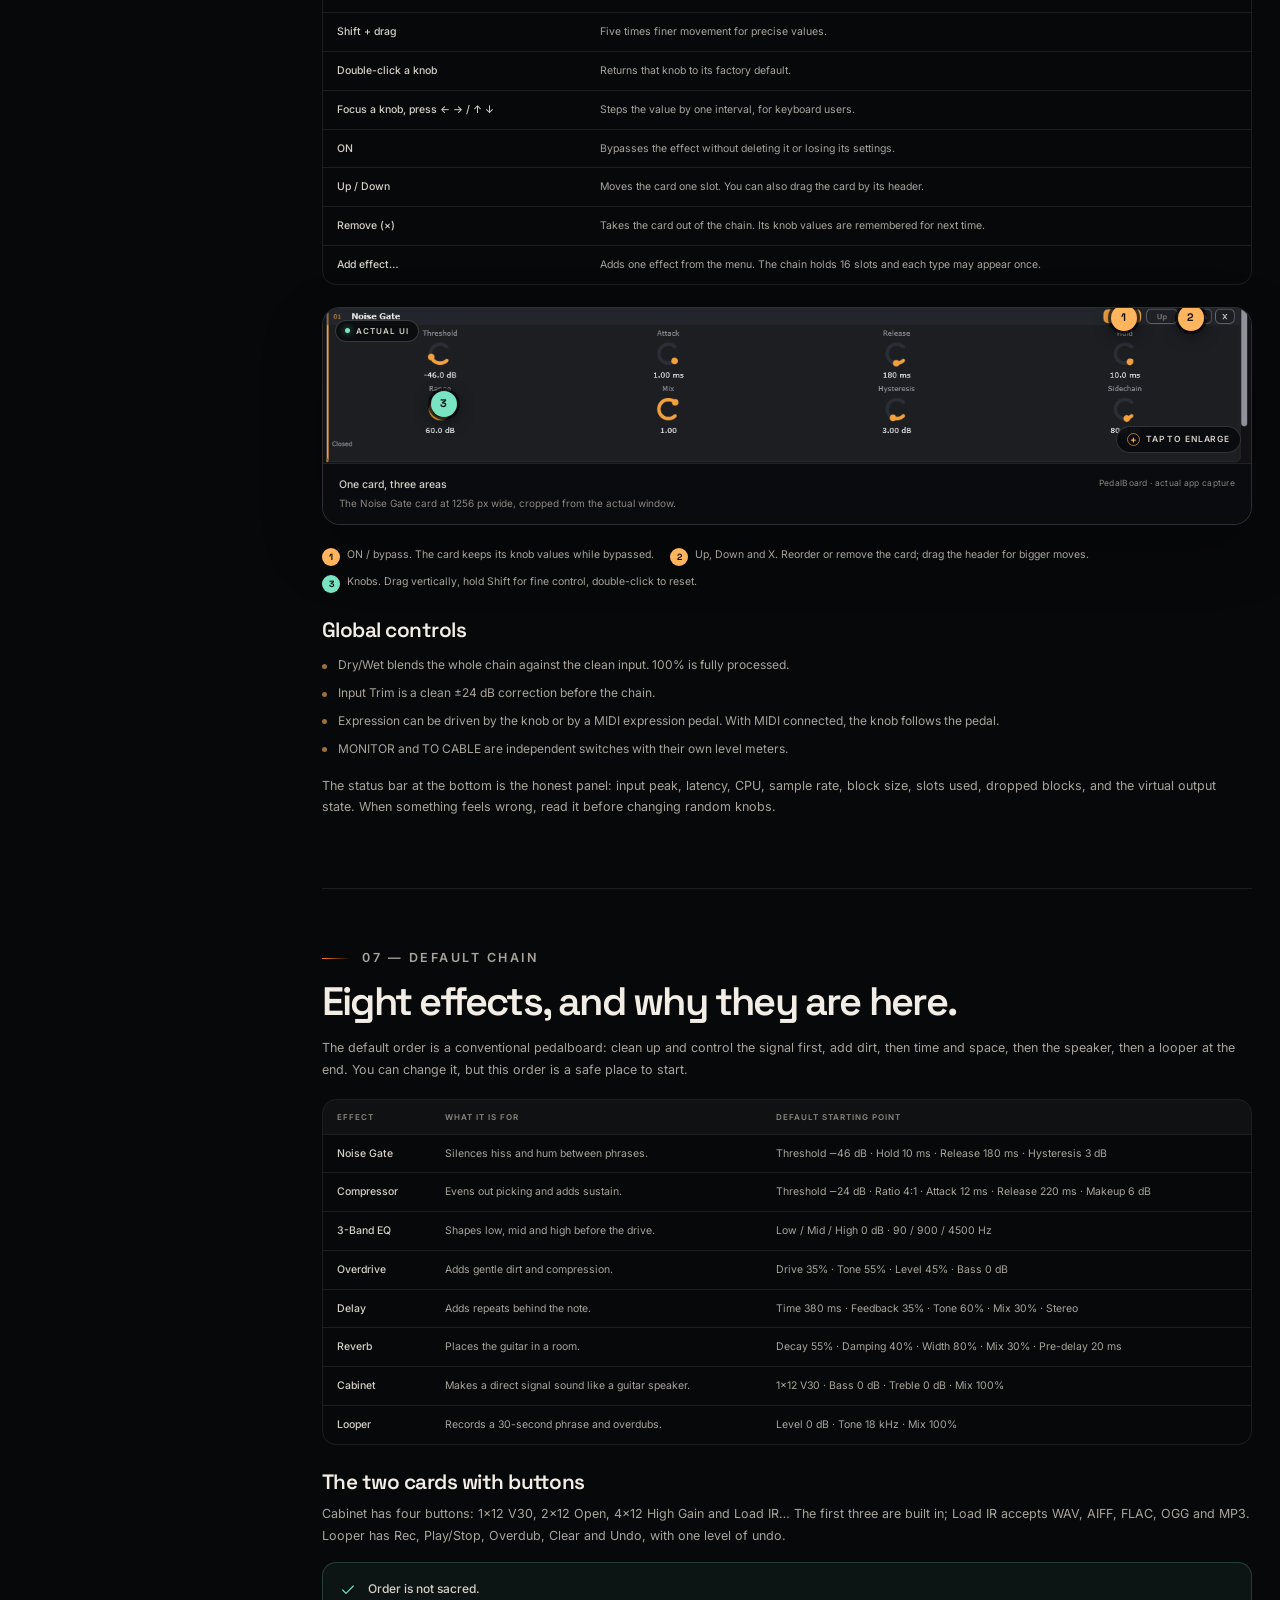
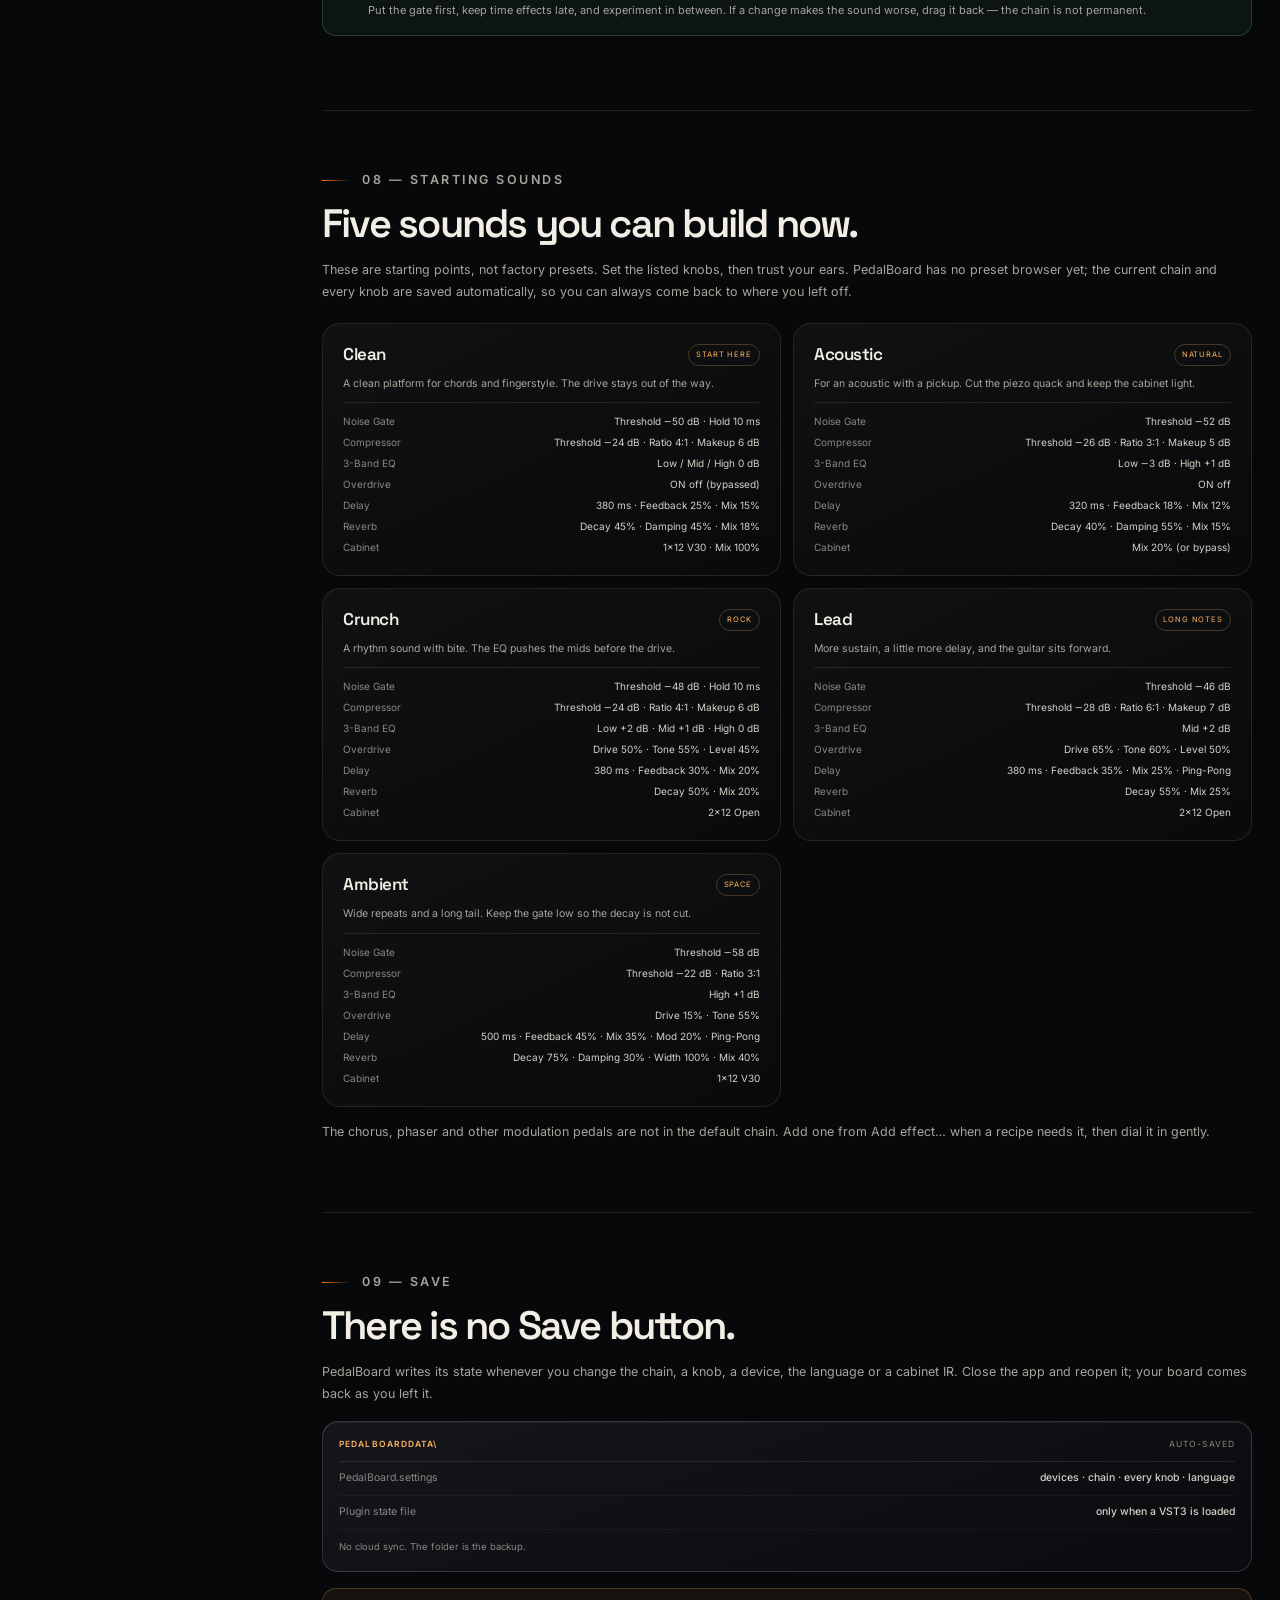
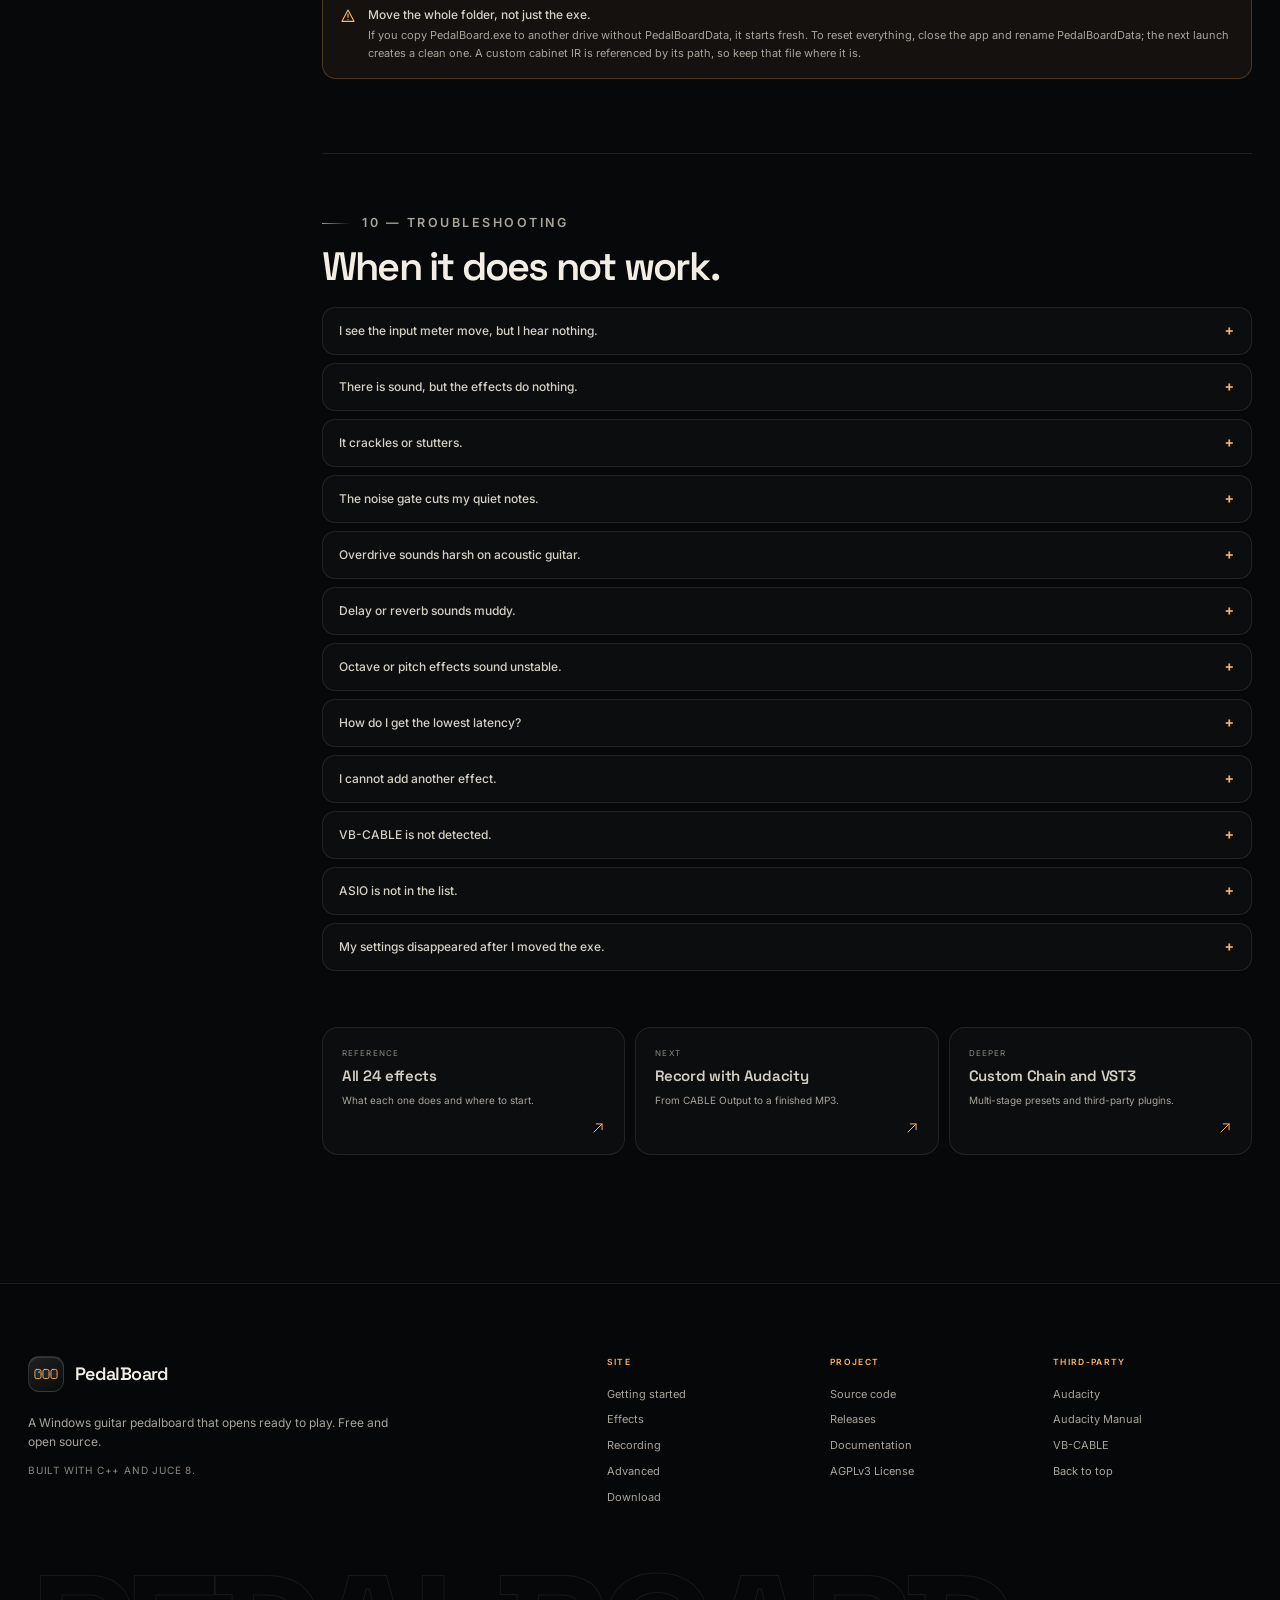
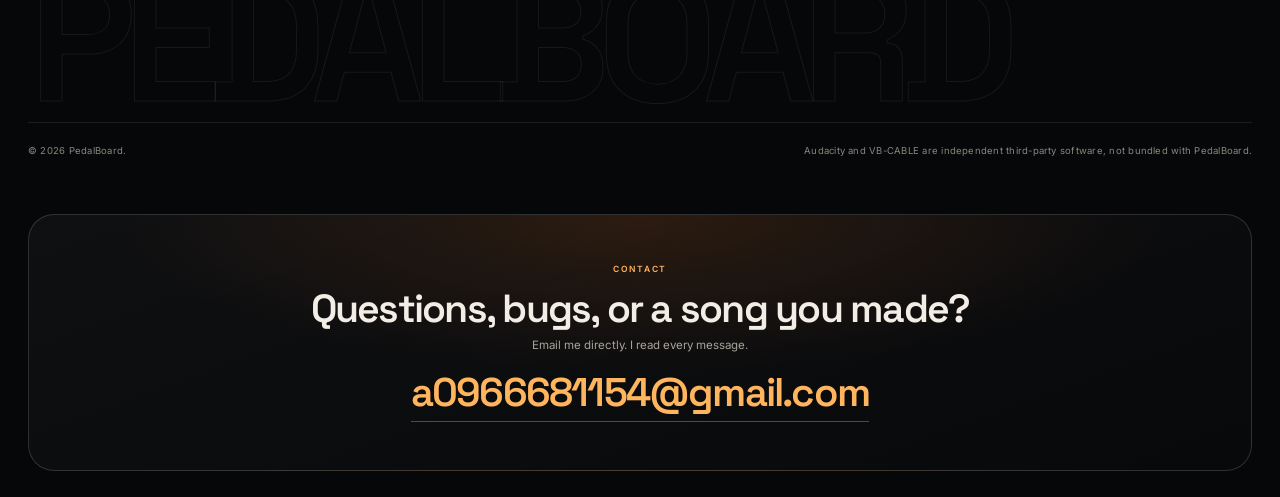
<file: guide.html>
<!DOCTYPE html>
<html lang="en">
<head>
<meta charset="utf-8">
<meta name="viewport" content="width=device-width, initial-scale=1">
<title>PedalBoard tutorial — from zip file to first note</title>
<meta name="description" content="A complete beginner tutorial for PedalBoard: install, choose audio devices, set levels, turn knobs, understand the default chain, dial in sounds, save and troubleshoot.">
<meta name="theme-color" content="#07080a">
<meta property="og:type" content="article">
<meta property="og:title" content="PedalBoard tutorial — from zip file to first note">
<meta property="og:description" content="Every window, every cable, every knob: the complete beginner walkthrough for PedalBoard on Windows.">
<meta property="og:image" content="assets/hero.jpg">
<link rel="icon" href="favicon.svg" type="image/svg+xml">
<link rel="stylesheet" href="styles.css">
<link rel="stylesheet" href="pages.css">
<script>try{document.documentElement.classList.add('js')}catch(e){}</script>
</head>
<body data-title-en="PedalBoard tutorial — from zip file to first note" data-title-zh="PedalBoard 完整教程 — 从压缩包到第一声" data-desc-en="A complete beginner tutorial for PedalBoard: install, choose audio devices, set levels, turn knobs, understand the default chain, dial in sounds, save and troubleshoot." data-desc-zh="PedalBoard 完整新手上手教程：安装、选择音频设备、调电平、操作旋钮、理解默认链路、调音色、保存和排障。">
<a class="skip-link" href="#main" data-i18n="a11y.skip">Skip to content</a>

<svg class="sprite" aria-hidden="true" focusable="false">
  <symbol id="i-github" viewBox="0 0 24 24"><path d="M12 .8a11.2 11.2 0 0 0-3.5 21.8c.6.1.8-.3.8-.6v-2c-3.1.7-3.8-1.3-3.8-1.3-.5-1.3-1.3-1.7-1.3-1.7-1-.7.1-.7.1-.7 1.1.1 1.7 1.2 1.7 1.2 1 .1 1.7-.8 2.1-1.2.1-.7.4-1.2.7-1.5-2.5-.3-5.1-1.2-5.1-5.5 0-1.2.4-2.2 1.1-3-.1-.3-.5-1.4.1-2.9 0 0 1-.3 3.2 1.2a11 11 0 0 1 5.8 0c2.2-1.5 3.2-1.2 3.2-1.2.6 1.5.2 2.6.1 2.9.7.8 1.1 1.8 1.1 3 0 4.3-2.6 5.2-5.1 5.5.4.3.7 1 .7 2v3c0 .3.2.7.8.6A11.2 11.2 0 0 0 12 .8z"/></symbol>
  <symbol id="i-download" viewBox="0 0 24 24"><path d="M12 3v11M7 10l5 5 5-5"/><path d="M4 20h16"/></symbol>
  <symbol id="i-arrow" viewBox="0 0 24 24"><path d="M5 19L19 5M9 5h10v10"/></symbol>
  <symbol id="i-check" viewBox="0 0 24 24"><path d="M4 12l5 5L20 6"/></symbol>
  <symbol id="i-alert" viewBox="0 0 24 24"><path d="M12 3l9 17H3L12 3z"/><path d="M12 9v5M12 17.2v.1"/></symbol>
  <symbol id="i-headphones" viewBox="0 0 24 24"><path d="M4 14v-2a8 8 0 0 1 16 0v2"/><rect x="2" y="13" width="4" height="7" rx="1.6"/><rect x="18" y="13" width="4" height="7" rx="1.6"/></symbol>
  <symbol id="i-plug" viewBox="0 0 24 24"><path d="M9 3v5M15 3v5"/><path d="M6 8h12v3a6 6 0 0 1-12 0V8z"/><path d="M12 17v4"/></symbol>
  <symbol id="i-knob" viewBox="0 0 24 24"><circle cx="12" cy="12" r="8"/><path d="M12 12l4-4"/><path d="M6.5 17.5a8 8 0 0 1 0-11" opacity=".45"/></symbol>
  <symbol id="i-book" viewBox="0 0 24 24"><path d="M4 4h6a3 3 0 0 1 3 3v13a3 3 0 0 0-3-3H4V4z"/><path d="M20 4h-4a3 3 0 0 0-3 3v13a3 3 0 0 1 3-3h4V4z"/></symbol>
  <symbol id="i-window" viewBox="0 0 24 24"><rect x="3" y="4" width="18" height="16" rx="2"/><path d="M3 9h18M8 4v5"/></symbol>
  <symbol id="i-jack" viewBox="0 0 24 24"><circle cx="12" cy="12" r="8"/><circle cx="12" cy="12" r="3"/></symbol>
</svg>

<header class="site-header" id="siteHeader">
  <div class="wrap header-inner">
    <a class="brand" href="index.html" aria-label="PedalBoard home" data-i18n-aria="nav.homeAria">
      <span class="brand-mark" aria-hidden="true">
        <svg viewBox="0 0 34 34"><rect x="2.5" y="11" width="8" height="12" rx="2.4"/><rect x="13" y="11" width="8" height="12" rx="2.4"/><rect x="23.5" y="11" width="8" height="12" rx="2.4"/><path d="M10.5 17h2.5M21 17h2.5"/><circle cx="8" cy="14.5" r="1.1" class="brand-led"/></svg>
      </span>
      <span class="brand-word">PedalBoard</span>
    </a>
    <nav class="primary-nav" id="primaryNav" aria-label="Primary">
      <a href="guide.html" class="is-active" aria-current="page" data-i18n="nav.guide">Getting started</a>
      <a href="effects.html" data-i18n="nav.effects">Effects</a>
      <a href="audacity.html" data-i18n="nav.recording">Recording</a>
      <a href="advanced.html" data-i18n="nav.advanced">Advanced</a>
      <a href="index.html#download" data-i18n="nav.download">Download</a>
    </nav>
    <div class="header-actions">
      <div class="lang-switch" role="group" aria-label="Language" data-i18n-aria="nav.language">
        <button class="lang-btn" type="button" data-lang="en" aria-pressed="true">EN</button>
        <button class="lang-btn" type="button" data-lang="zh" aria-pressed="false">中文</button>
      </div>
      <a class="icon-link" href="https://github.com/DengXiaoping8964/PedalBoard" target="_blank" rel="noopener" aria-label="Open PedalBoard on GitHub" data-i18n-aria="nav.githubAria"><svg aria-hidden="true"><use href="#i-github"/></svg></a>
      <button class="nav-toggle" id="navToggle" type="button" aria-expanded="false" aria-controls="primaryNav" aria-label="Open menu" data-i18n-aria="nav.menu"><span></span><span></span></button>
    </div>
  </div>
</header>

<div class="lang-gate" id="langGate" hidden>
  <div class="lang-gate-card" role="dialog" aria-modal="true" aria-labelledby="langGateTitle" aria-describedby="langGateLead">
    <p class="lang-gate-kicker" data-i18n="gate.kicker">FIRST VISIT</p>
    <h2 id="langGateTitle" data-i18n="gate.title">Choose your language</h2>
    <p id="langGateLead" data-i18n="gate.lead">PedalBoard has a full English and Chinese interface. Pick one now — you can switch it in the header at any time.</p>
    <div class="lang-gate-actions">
      <button class="lang-choice" type="button" data-gate-lang="zh"><span class="lang-choice-word">中文</span><span class="lang-choice-note" data-i18n="gate.zhNote">完整中文界面</span></button>
      <button class="lang-choice" type="button" data-gate-lang="en"><span class="lang-choice-word">English</span><span class="lang-choice-note" data-i18n="gate.enNote">Full English interface</span></button>
    </div>
    <button class="lang-gate-skip" type="button" data-gate-skip data-i18n="gate.skip">Continue with the detected language</button>
  </div>
</div>

<main id="main">
  <section class="page-hero" aria-labelledby="guideTitle">
    <div class="wrap page-hero-inner">
      <div>
        <div class="crumbs"><a href="index.html" data-en="Home" data-zh="首页">Home</a><i>/</i><span data-en="Getting started" data-zh="新手入门">Getting started</span></div>
        <p class="kicker" data-en="PEDALBOARD TUTORIAL" data-zh="PEDALBOARD 教程">PEDALBOARD TUTORIAL</p>
        <h1 id="guideTitle"><span class="line" data-en="From zip file" data-zh="从压缩包">From zip file</span><span class="line accent" data-en="to first note." data-zh="到第一声。">to first note.</span></h1>
        <p class="page-lead" data-en="A complete beginner walkthrough for PedalBoard: install, devices, levels, knobs, the default chain, five starting sounds, saving and troubleshooting. Follow it once, and the app stops feeling like a puzzle." data-zh="PedalBoard 完整新手上手教程：安装、设备、电平、旋钮、默认链路、五个起步音色、保存和排障。照着走一遍，这个软件就不再像一道谜题。">A complete beginner walkthrough for PedalBoard: install, devices, levels, knobs, the default chain, five starting sounds, saving and troubleshooting. Follow it once, and the app stops feeling like a puzzle.</p>
        <div class="page-tags">
          <span class="page-tag"><svg aria-hidden="true"><use href="#i-check"/></svg><span data-en="15–20 minutes" data-zh="15–20 分钟">15–20 minutes</span></span>
          <span class="page-tag"><svg aria-hidden="true"><use href="#i-check"/></svg><span data-en="No DAW required" data-zh="不用宿主软件">No DAW required</span></span>
          <span class="page-tag"><svg aria-hidden="true"><use href="#i-check"/></svg><span data-en="Windows 10/11" data-zh="Windows 10/11">Windows 10/11</span></span>
          <span class="page-tag"><svg aria-hidden="true"><use href="#i-check"/></svg><span data-en="English / 中文" data-zh="English / 中文">English / 中文</span></span>
        </div>
        <div class="hero-actions">
          <a class="btn btn-primary" href="https://github.com/DengXiaoping8964/PedalBoard/releases/latest" target="_blank" rel="noopener"><svg aria-hidden="true"><use href="#i-download"/></svg><span data-en="Download PedalBoard" data-zh="下载 PedalBoard">Download PedalBoard</span></a>
          <a class="btn btn-ghost" href="#first-sound"><span data-en="Jump to first sound" data-zh="直接看第一声">Jump to first sound</span><svg aria-hidden="true"><use href="#i-arrow"/></svg></a>
        </div>
      </div>
      <aside class="page-aside" aria-label="What you need" data-en-aria="What you need" data-zh-aria="你需要准备">
        <h2 data-en="What you need" data-zh="你需要准备">What you need</h2>
        <ul class="aside-facts">
          <li><span class="fact-icon"><svg aria-hidden="true"><use href="#i-window"/></svg></span><span><b data-en="Windows 10 or 11, 64-bit" data-zh="Windows 10 或 11，64 位">Windows 10 or 11, 64-bit</b><span data-en="The prebuilt release is Windows x64 only." data-zh="预编译版本只提供 Windows x64。">The prebuilt release is Windows x64 only.</span></span></li>
          <li><span class="fact-icon"><svg aria-hidden="true"><use href="#i-plug"/></svg></span><span><b data-en="A guitar and a way in" data-zh="一把吉他和输入方式">A guitar and a way in</b><span data-en="An audio interface is ideal; a USB guitar cable works for a first test." data-zh="声卡最稳；第一次测试也可以用 USB 吉他线。">An audio interface is ideal; a USB guitar cable works for a first test.</span></span></li>
          <li><span class="fact-icon"><svg aria-hidden="true"><use href="#i-headphones"/></svg></span><span><b data-en="Headphones" data-zh="耳机">Headphones</b><span data-en="Use headphones to avoid feedback and to hear the effects clearly." data-zh="戴耳机能避免啸叫，也更容易听清效果。">Use headphones to avoid feedback and to hear the effects clearly.</span></span></li>
          <li><span class="fact-icon"><svg aria-hidden="true"><use href="#i-book"/></svg></span><span><b data-en="Optional: Audacity" data-zh="可选：Audacity">Optional: Audacity</b><span data-en="Only needed when you want to record. The recording tutorial covers it." data-zh="只有想录音时才需要，录音教程里会讲。">Only needed when you want to record. The recording tutorial covers it.</span></span></li>
        </ul>
      </aside>
    </div>
  </section>

  <section class="section">
    <div class="wrap guide-layout">
      <aside class="guide-toc" aria-label="Tutorial contents" data-en-aria="Tutorial contents" data-zh-aria="教程目录">
        <h2 data-en="Contents" data-zh="目录">Contents</h2>
        <ol>
          <li><a href="#before" data-en="1. Before you start" data-zh="1. 开始之前">1. Before you start</a></li>
          <li><a href="#install" data-en="2. Download and unzip" data-zh="2. 下载与解压">2. Download and unzip</a></li>
          <li><a href="#devices" data-en="3. Choose devices" data-zh="3. 选择音频设备">3. Choose devices</a></li>
          <li><a href="#level" data-en="4. Set the level" data-zh="4. 调好输入电平">4. Set the level</a></li>
          <li><a href="#first-sound" data-en="5. Your first sound" data-zh="5. 听到第一声">5. Your first sound</a></li>
          <li><a href="#controls" data-en="6. Knobs and cards" data-zh="6. 旋钮与卡片">6. Knobs and cards</a></li>
          <li><a href="#chain" data-en="7. The default chain" data-zh="7. 默认链路">7. The default chain</a></li>
          <li><a href="#recipes" data-en="8. Five starting sounds" data-zh="8. 五个起步音色">8. Five starting sounds</a></li>
          <li><a href="#save" data-en="9. Saving and moving" data-zh="9. 保存与移动">9. Saving and moving</a></li>
          <li><a href="#trouble" data-en="10. Troubleshooting" data-zh="10. 故障排查">10. Troubleshooting</a></li>
        </ol>
      </aside>

      <div class="guide-body">
        <section class="guide-section" id="before">
          <p class="kicker" data-en="01 — BEFORE YOU START" data-zh="01 — 开始之前">01 — BEFORE YOU START</p>
          <h2 data-en="You do not need a studio." data-zh="你不需要一间录音棚。">You do not need a studio.</h2>
          <p data-en="PedalBoard is a standalone Windows app. It does not need a DAW, a plugin folder, an account, or a driver install. You need a guitar signal, an output for headphones or speakers, and about fifteen minutes." data-zh="PedalBoard 是一个独立的 Windows 软件。它不需要宿主、不需要插件目录、不需要账号，也不需要装驱动。你只需要一路吉他信号、一个耳机或音箱输出，以及大约十五分钟。">PedalBoard is a standalone Windows app. It does not need a DAW, a plugin folder, an account, or a driver install. You need a guitar signal, an output for headphones or speakers, and about fifteen minutes.</p>
          <ul class="checklist">
            <li data-en="Windows 10 or 11 on a 64-bit PC." data-zh="一台 64 位 Windows 10 或 11 电脑。">Windows 10 or 11 on a 64-bit PC.</li>
            <li data-en="A guitar, bass, or any mono instrument source." data-zh="吉他、贝斯，或任何单声道乐器音源。">A guitar, bass, or any mono instrument source.</li>
            <li data-en="An audio interface (recommended) or a USB guitar cable." data-zh="声卡（推荐）或 USB 吉他线。">An audio interface (recommended) or a USB guitar cable.</li>
            <li data-en="Headphones, or speakers placed away from the guitar and microphone." data-zh="耳机，或离吉他和麦克风足够远的音箱。">Headphones, or speakers placed away from the guitar and microphone.</li>
            <li data-en="Optional: Audacity and VB-CABLE, only if you want to record." data-zh="可选：Audacity 和 VB-CABLE，只在想录音时需要。">Optional: Audacity and VB-CABLE, only if you want to record.</li>
          </ul>
          <div class="callout">
            <svg aria-hidden="true"><use href="#i-check"/></svg>
            <div>
              <strong data-en="A laptop microphone can prove it works — but not much more." data-zh="笔记本麦克风能证明软件能响，但仅此而已。">A laptop microphone can prove it works — but not much more.</strong>
              <p data-en="It will pick up the room, the pick noise and the speaker. If the first test sounds thin or noisy, that is the input, not the effect chain. Use an interface or USB guitar cable for anything you care about." data-zh="它会收到房间声、拨片声和音箱声。如果第一次测试听起来又薄又吵，问题在输入，不在效果链。要认真弹，请用声卡或 USB 吉他线。">It will pick up the room, the pick noise and the speaker. If the first test sounds thin or noisy, that is the input, not the effect chain. Use an interface or USB guitar cable for anything you care about.</p>
            </div>
          </div>
        </section>

        <section class="guide-section" id="install">
          <p class="kicker" data-en="02 — INSTALL" data-zh="02 — 安装">02 — INSTALL</p>
          <h2 data-en="Download, unzip, run." data-zh="下载、解压、运行。">Download, unzip, run.</h2>
          <p data-en="There is no installer and no registry surgery. The whole app lives in one folder, including its settings." data-zh="没有安装程序，也不动注册表。整个软件就在一个文件夹里，包括设置。">There is no installer and no registry surgery. The whole app lives in one folder, including its settings.</p>

          <div class="guide-step">
            <span class="guide-step-num">01</span>
            <div class="guide-step-body">
              <h3 data-en="Get the zip from GitHub Releases" data-zh="从 GitHub Releases 下载压缩包">Get the zip from GitHub Releases</h3>
              <p data-en="Open the Releases page and download PedalBoard-v1.1.0-windows-x64.zip. Avoid third-party download mirrors." data-zh="打开 Releases 页面，下载 PedalBoard-v1.1.0-windows-x64.zip。不要用第三方下载站。">Open the Releases page and download PedalBoard-v1.1.0-windows-x64.zip. Avoid third-party download mirrors.</p>
              <a class="text-link" href="https://github.com/DengXiaoping8964/PedalBoard/releases/latest" target="_blank" rel="noopener"><span data-en="Open Releases" data-zh="打开 Releases">Open Releases</span><svg aria-hidden="true"><use href="#i-arrow"/></svg></a>
            </div>
          </div>

          <div class="guide-step">
            <span class="guide-step-num">02</span>
            <div class="guide-step-body">
              <h3 data-en="Extract it to a simple path" data-zh="解压到一个简单路径">Extract it to a simple path</h3>
              <p data-en="Right-click the zip → Extract All. Use a path such as D:\PedalBoard. Do not run the exe from inside the zip preview, and avoid Program Files if you want to move the folder later." data-zh="右键压缩包 → 全部解压。路径建议用 D:\PedalBoard。不要直接在压缩包预览里运行 exe；如果以后想整体移动文件夹，也尽量别放 Program Files。">Right-click the zip → Extract All. Use a path such as D:\PedalBoard. Do not run the exe from inside the zip preview, and avoid Program Files if you want to move the folder later.</p>
              <div class="ui-mock" aria-hidden="true">
                <div class="ui-mock-head"><b>D:\PedalBoard</b><span>Windows x64</span></div>
                <div class="ui-mock-row"><span>PedalBoard.exe</span><b data-en="8.1 MB · no installer" data-zh="8.1 MB · 免安装">8.1 MB · no installer</b></div>
                <div class="ui-mock-row"><span>PedalBoardData\</span><b data-en="settings and plugin state" data-zh="设置与插件状态">settings and plugin state</b></div>
                <div class="ui-mock-row"><span>Resources\</span><b data-en="built-in cabinet IRs" data-zh="内置箱体 IR">built-in cabinet IRs</b></div>
                <div class="ui-mock-note" data-en="Your folder may also contain the README and licence." data-zh="你的文件夹里可能还有 README 和许可证。">Your folder may also contain the README and licence.</div>
              </div>
            </div>
          </div>

          <div class="guide-step">
            <span class="guide-step-num">03</span>
            <div class="guide-step-body">
              <h3 data-en="Run PedalBoard.exe" data-zh="运行 PedalBoard.exe">Run PedalBoard.exe</h3>
              <p data-en="Double-click the exe. It is a native Windows build; no extra runtime install is needed." data-zh="双击 exe。它是原生 Windows 程序，不需要另装运行库。">Double-click the exe. It is a native Windows build; no extra runtime install is needed.</p>
              <div class="callout is-warn">
                <svg aria-hidden="true"><use href="#i-alert"/></svg>
                <div>
                  <strong data-en="SmartScreen may warn you." data-zh="可能出现 SmartScreen 提示。">SmartScreen may warn you.</strong>
                  <p data-en="The release is not code-signed. Click More info → Run anyway. If Windows Defender flags the file, verify the SHA-256 on the download page before deciding." data-zh="发布版没有做代码签名。点「更多信息」→「仍要运行」。如果 Windows Defender 报警，先对照下载页的 SHA-256 校验值再决定。">The release is not code-signed. Click More info → Run anyway. If Windows Defender flags the file, verify the SHA-256 on the download page before deciding.</p>
                </div>
              </div>
            </div>
          </div>

          <div class="guide-step">
            <span class="guide-step-num">04</span>
            <div class="guide-step-body">
              <h3 data-en="Answer the language question" data-zh="回答语言选择">Answer the language question</h3>
              <p data-en="On the very first launch PedalBoard asks English or 中文. The whole interface, including effect names, knob labels and device status, follows your choice. You can change it later in Devices → Interface Language, or with the EN/中文 switch on this website." data-zh="第一次启动时，PedalBoard 会问 English 还是中文。整个界面都会跟随，包括效果名、旋钮标签和设备状态。之后可在「音频设备 → 界面语言」里改，也可以用本网站的 EN/中文 开关。">On the very first launch PedalBoard asks English or 中文. The whole interface, including effect names, knob labels and device status, follows your choice. You can change it later in Devices → Interface Language, or with the EN/中文 switch on this website.</p>

              <figure class="shot-figure shot-prompt">
                <div class="shot-frame">
                  <img src="assets/shots/pb-language-prompt.png" alt="PedalBoard first-launch language prompt with Chinese and English buttons" loading="lazy">
                  <span class="shot-badge"><i></i><span data-en="ACTUAL UI" data-zh="真实界面">ACTUAL UI</span></span>
                </div>
                <figcaption class="shot-caption">
                  <div><b data-en="The actual first-launch prompt" data-zh="真实的首次启动提示">The actual first-launch prompt</b><span data-en="Both languages are offered before the main window is built, so nothing is shown in the wrong language first." data-zh="主界面构建前就先问语言，所以不会先用错语言显示一遍。">Both languages are offered before the main window is built, so nothing is shown in the wrong language first.</span></div>
                  <div class="shot-source" data-en="PedalBoard · Windows 10" data-zh="PedalBoard · Windows 10">PedalBoard · Windows 10</div>
                </figcaption>
              </figure>

            </div>
          </div>

          <div class="callout">
            <svg aria-hidden="true"><use href="#i-check"/></svg>
            <div>
              <strong data-en="Settings live next to the exe." data-zh="设置就在 exe 旁边。">Settings live next to the exe.</strong>
              <p data-en="PedalBoard creates a PedalBoardData folder beside PedalBoard.exe. It stores devices, the chain, every knob, the UI language, the cabinet IR choice and hosted-plugin state. Move the whole folder together and nothing is lost." data-zh="PedalBoard 会在 PedalBoard.exe 旁边创建 PedalBoardData 文件夹，保存设备、链路、所有旋钮、界面语言、箱体 IR 选择和插件状态。整体移动整个文件夹就不会丢。">PedalBoard creates a PedalBoardData folder beside PedalBoard.exe. It stores devices, the chain, every knob, the UI language, the cabinet IR choice and hosted-plugin state. Move the whole folder together and nothing is lost.</p>
            </div>
          </div>
        </section>

        <section class="guide-section" id="devices">
          <p class="kicker" data-en="03 — DEVICES" data-zh="03 — 音频设备">03 — DEVICES</p>
          <h2 data-en="Tell it where the guitar is." data-zh="告诉它吉他在哪。">Tell it where the guitar is.</h2>
          <p data-en="PedalBoard keeps input and monitor output separate on purpose: the guitar can enter one device while you listen on another. Open Devices in the top-right corner of the app." data-zh="PedalBoard 故意把输入和监听输出分开：吉他可以从一个设备进，你可以从另一个设备听。点软件右上角的「音频设备 / Devices」。">PedalBoard keeps input and monitor output separate on purpose: the guitar can enter one device while you listen on another. Open Devices in the top-right corner of the app.</p>

          <figure class="shot-figure">
            <div class="shot-frame">
              <img class="shot-zh" src="assets/shots/pb-devices-zh.png" alt="PedalBoard Audio devices panel in Chinese, showing input, monitor, buffer and sample rate" loading="lazy">
              <img class="shot-en" src="assets/shots/pb-devices-en.png" alt="PedalBoard Audio devices panel in English, showing input, monitor, buffer and sample rate" loading="lazy">
              <span class="shot-badge"><i></i><span data-en="ACTUAL UI" data-zh="真实界面">ACTUAL UI</span></span>
              <span class="shot-pin" style="left:40%;top:24.6%">1</span>
              <span class="shot-pin" style="left:52%;top:32.2%">2</span>
              <span class="shot-pin" style="left:34%;top:40.4%">3</span>
              <span class="shot-pin is-mint" style="left:67%;top:92.1%">4</span>
            </div>
            <figcaption class="shot-caption">
              <div><b data-en="The Audio devices panel, captured from the app" data-zh="软件里的「音频设备」面板实拍">The Audio devices panel, captured from the app</b><span data-en="The panel opens with the last devices and the system defaults. Replace the input with your guitar interface before playing." data-zh="面板会带出上次的设备和系统默认值。开弹前，把输入换成你的吉他声卡。">The panel opens with the last devices and the system defaults. Replace the input with your guitar interface before playing.</span></div>
              <div class="shot-source" data-en="PedalBoard · Windows 10 · UI language can be switched inside this panel" data-zh="PedalBoard · Windows 10 · 界面语言可在这个面板里切换">PedalBoard · Windows 10 · UI language can be switched inside this panel</div>
            </figcaption>
          </figure>
          <div class="shot-legend">
            <span><i>1</i><span data-en="Input driver and input device. Choose your interface, not CABLE Output, for playing." data-zh="输入驱动和输入设备。演奏时选你的声卡，不要选 CABLE Output。">Input driver and input device. Choose your interface, not CABLE Output, for playing.</span></span>
            <span><i>2</i><span data-en="Monitor driver and device. This is what you hear; headphones are safest." data-zh="监听驱动和设备。这是你听到的声音；戴耳机最稳。">Monitor driver and device. This is what you hear; headphones are safest.</span></span>
            <span><i>3</i><span data-en="Buffer size and sample rate. 256 / 48000 Hz is a safe start; the options depend on the driver." data-zh="缓冲区大小和采样率。256 / 48000 Hz 是安全起点；具体选项由驱动决定。">Buffer size and sample rate. 256 / 48000 Hz is a safe start; the options depend on the driver.</span></span>
            <span><i class="is-mint">4</i><span data-en="Apply commits the choices. Rescan refreshes the device list; Close leaves without applying." data-zh="「应用」提交选择；「重新扫描」刷新设备列表；「关闭」不应用直接退出。">Apply commits the choices. Rescan refreshes the device list; Close leaves without applying.</span></span>
          </div>

          <h3 data-en="Recommended first settings" data-zh="第一次建议这样选">Recommended first settings</h3>
          <ul>
            <li data-en="Driver type: Windows WASAPI for both input and monitor. MME and DirectSound are fallbacks; ASIO is only available if the app was built with the ASIO SDK." data-zh="驱动类型：输入和监听都先选 Windows WASAPI。MME 和 DirectSound 是备选；ASIO 只有在自行用 ASIO SDK 构建的版本里才有。">Driver type: Windows WASAPI for both input and monitor. MME and DirectSound are fallbacks; ASIO is only available if the app was built with the ASIO SDK.</li>
            <li data-en="Input: your interface, not “Stereo Mix” and not the laptop microphone." data-zh="输入：选你的声卡，不要选「立体声混音」，也不要选笔记本麦克风。">Input: your interface, not “Stereo Mix” and not the laptop microphone.</li>
            <li data-en="Monitor: your headphones or interface output. Do not choose CABLE here; CABLE is the recording path." data-zh="监听：耳机或声卡输出。这里不要选 CABLE；CABLE 是录音路径。">Monitor: your headphones or interface output. Do not choose CABLE here; CABLE is the recording path.</li>
            <li data-en="Buffer: 256 samples to start. Lower to 128 or 64 if your CPU keeps up; raise to 512 if you hear crackles. In DIRECT the same box is labelled LATENCY." data-zh="缓冲区：先用 256。电脑跟得上就降到 128 或 64；有爆音就升到 512。直通模式下这个框叫「延迟 / LATENCY」。">Buffer: 256 samples to start. Lower to 128 or 64 if your CPU keeps up; raise to 512 if you hear crackles. In DIRECT the same box is labelled LATENCY.</li>
            <li data-en="Sample rate: 48000 Hz. Recording software should use the same rate." data-zh="采样率：48000 Hz。录音软件也要用同一个采样率。">Sample rate: 48000 Hz. Recording software should use the same rate.</li>
          </ul>
          <p data-en="Press Apply. If a device is missing, plug it in and press Rescan. Close other apps that may be holding the interface in exclusive mode." data-zh="点「应用 / Apply」。设备没出现，就插好线后点「重新扫描 / Rescan」。也关掉可能独占声卡的其他软件。">Press Apply. If a device is missing, plug it in and press Rescan. Close other apps that may be holding the interface in exclusive mode.</p>

          <h3 data-en="Lowest latency: turn on DIRECT" data-zh="最低延迟：打开「直通」">Lowest latency: turn on DIRECT</h3>
          <p data-en="The DIRECT switch in the main window changes the audio topology. Input and monitor output open as one duplex stream on the same interface, the input ring is skipped, and the box beside the switch becomes LATENCY. PedalBoard pairs the interface's own output automatically and prefers WASAPI Exclusive, then Low Latency, then shared mode. Apply the devices first, then switch DIRECT on; LATENCY can be changed while playing." data-zh="主界面的「直通 / DIRECT」开关会改变音频拓扑：输入和监听输出在同一块声卡上合成一条双向流，跳过输入环形缓冲，开关旁原来的「缓冲」框变成「延迟 / LATENCY」。PedalBoard 会自动配对该声卡自己的输出，优先 WASAPI 独占，其次低延迟，再次共享模式。先应用设备，再打开 DIRECT；播放时也能改 LATENCY。">The DIRECT switch in the main window changes the audio topology. Input and monitor output open as one duplex stream on the same interface, the input ring is skipped, and the box beside the switch becomes LATENCY. PedalBoard pairs the interface's own output automatically and prefers WASAPI Exclusive, then Low Latency, then shared mode. Apply the devices first, then switch DIRECT on; LATENCY can be changed while playing.</p>
          <div class="callout">
            <svg aria-hidden="true"><use href="#i-check"/></svg>
            <div>
              <strong data-en="Measured on one interface: 50 ms → 12 ms." data-zh="同一块声卡上的实测：50 ms → 12 ms。">Measured on one interface: 50 ms → 12 ms.</strong>
              <p data-en="On a JOYO Momix-Cab at 48 kHz, the normal two-device path at 480 samples measured 20.0 ms input + 30.0 ms monitor = 50.0 ms. DIRECT at 144 samples measured 6.0 + 6.0 = 12.0 ms; watch the xrun counter in the status line, which read 0 over a 10 s verification run. 256 samples gives 21.3 ms. Effect latency still applies, and true zero latency is only the interface's own hardware direct-monitor switch." data-zh="在 JOYO Momix-Cab、48 kHz 下，普通双设备路径 480 样本实测输入 20.0 ms + 监听 30.0 ms = 50.0 ms。直通在 144 样本下实测 6.0 + 6.0 = 12.0 ms；注意状态栏的断音计数，10 秒验证运行中为 0。256 样本为 21.3 ms。效果器自身延迟仍然存在，真正的 0 延迟只有声卡自带的硬件直通开关。">On a JOYO Momix-Cab at 48 kHz, the normal two-device path at 480 samples measured 20.0 ms input + 30.0 ms monitor = 50.0 ms. DIRECT at 144 samples measured 6.0 + 6.0 = 12.0 ms; watch the xrun counter in the status line, which read 0 over a 10 s verification run. 256 samples gives 21.3 ms. Effect latency still applies, and true zero latency is only the interface's own hardware direct-monitor switch.</p>
            </div>
          </div>

          <div class="callout is-warn">
            <svg aria-hidden="true"><use href="#i-alert"/></svg>
            <div>
              <strong data-en="If the app says no audio device is running" data-zh="如果提示没有正在运行的音频设备">If the app says no audio device is running</strong>
              <p data-en="Open Devices → choose an input and a monitor output → Apply. The status line will name the device that failed. On a laptop, make sure the interface is connected before opening PedalBoard." data-zh="打开「音频设备」→ 选输入和监听输出 → 应用。状态栏会指出失败的设备。笔记本上，请先插好声卡再打开 PedalBoard。">Open Devices → choose an input and a monitor output → Apply. The status line will name the device that failed. On a laptop, make sure the interface is connected before opening PedalBoard.</p>
            </div>
          </div>
        </section>

        <section class="guide-section" id="level">
          <p class="kicker" data-en="04 — LEVEL" data-zh="04 — 电平">04 — LEVEL</p>
          <h2 data-en="Aim for −12 to −6 dBFS." data-zh="目标是 −12 到 −6 dBFS。">Aim for −12 to −6 dBFS.</h2>
          <p data-en="Effects cannot fix a clipped input. Set the level before you fall in love with a sound." data-zh="效果器救不了已经削波的输入。先调好电平，再调音色。">Effects cannot fix a clipped input. Set the level before you fall in love with a sound.</p>
          <div class="level-card">
            <div>
              <h3 data-en="Input peak in the status bar" data-zh="状态栏里的 Input peak">Input peak in the status bar</h3>
              <p data-en="Green and moving around −12 dBFS is healthy. Red at 0 dBFS is clipped." data-zh="绿色、在 −12 dBFS 附近跳动是健康的。红色顶到 0 dBFS 就是削波。">Green and moving around −12 dBFS is healthy. Red at 0 dBFS is clipped.</p>
            </div>
            <div class="level-meter" aria-hidden="true"><i></i><i></i><i></i><i></i><i></i><i></i></div>
          </div>
          <ol>
            <li data-en="Play your loudest chord or hardest picking." data-zh="弹你最用力的和弦或最强的拨弦。">Play your loudest chord or hardest picking.</li>
            <li data-en="Raise the gain on the audio interface until the peak sits around −12 to −6 dBFS." data-zh="慢慢提高声卡增益，让峰值落在 −12 到 −6 dBFS 左右。">Raise the gain on the audio interface until the peak sits around −12 to −6 dBFS.</li>
            <li data-en="Use PedalBoard's Input Trim only for fine correction. It offers ±24 dB; double-click it to return to 0 dB." data-zh="PedalBoard 的「输入增益 / Input Trim」只用来微调，范围 ±24 dB；双击回到 0 dB。">Use PedalBoard's Input Trim only for fine correction. It offers ±24 dB; double-click it to return to 0 dB.</li>
            <li data-en="If the peak hits 0, turn down. Lowering a knob later cannot recover the clipped waveform." data-zh="如果峰值顶到 0，就降下来。后面再拧小旋钮也救不回已经削掉的波形。">If the peak hits 0, turn down. Lowering a knob later cannot recover the clipped waveform.</li>
          </ol>
          <div class="callout">
            <svg aria-hidden="true"><use href="#i-check"/></svg>
            <div>
              <strong data-en="Two meters, two jobs." data-zh="两个表，各管一件事。">Two meters, two jobs.</strong>
              <p data-en="MONITOR shows what you hear. CABLE shows what the virtual output sends to a recording app. If MONITOR moves but CABLE is silent, VIRTUAL OUT is off or VB-CABLE is not running." data-zh="MONITOR 是你能听到的信号；CABLE 是虚拟输出送给录音软件的信号。如果 MONITOR 在动而 CABLE 没反应，就是「虚拟输出」没开，或 VB-CABLE 没运行。">MONITOR shows what you hear. CABLE shows what the virtual output sends to a recording app. If MONITOR moves but CABLE is silent, VIRTUAL OUT is off or VB-CABLE is not running.</p>
            </div>
          </div>
        </section>

        <section class="guide-section" id="first-sound">
          <p class="kicker" data-en="05 — FIRST SOUND" data-zh="05 — 第一声">05 — FIRST SOUND</p>
          <h2 data-en="Five checks, then play." data-zh="检查五件事，然后开弹。">Five checks, then play.</h2>
          <ul class="checklist">
            <li data-en="Devices: input and monitor are both selected, and Apply has been pressed." data-zh="设备：输入和监听都选好了，并且点过「应用」。">Devices: input and monitor are both selected, and Apply has been pressed.</li>
            <li data-en="MONITOR is on, and TO CABLE is on only if you plan to record." data-zh="MONITOR 打开；只有准备录音时才需要打开 TO CABLE。">MONITOR is on, and TO CABLE is on only if you plan to record.</li>
            <li data-en="Every card's ON switch is on; Dry/Wet is at 100%." data-zh="每张卡的 ON 都是开的；干湿比在 100%。">Every card's ON switch is on; Dry/Wet is at 100%.</li>
            <li data-en="Headphones are connected to the selected monitor device, not to the laptop's other output." data-zh="耳机插在所选监听设备上，而不是笔记本的另一个输出口。">Headphones are connected to the selected monitor device, not to the laptop's other output.</li>
            <li data-en="The input meter moves when you play." data-zh="弹琴时输入表有动作。">The input meter moves when you play.</li>
          </ul>
          <p data-en="Strum a chord. You should hear the default eight-effect chain. If the sound is too dirty, turn Overdrive off with its ON switch and listen again — the difference tells you what that stage is doing." data-zh="扫一个和弦，你应该听到默认的八效果链路。如果太脏，用 ON 开关关掉 Overdrive 再听一次 — 差别就是这一级在做的事。">Strum a chord. You should hear the default eight-effect chain. If the sound is too dirty, turn Overdrive off with its ON switch and listen again — the difference tells you what that stage is doing.</p>
          <div class="callout is-warn">
            <svg aria-hidden="true"><use href="#i-alert"/></svg>
            <div>
              <strong data-en="No sound?" data-zh="没有声音？">No sound?</strong>
              <p data-en="Check the status line at the bottom of the app. It reports input peak, device state, latency and dropped blocks. If it says the monitoring path is not running, go back to Devices and apply an output. The troubleshooting chapter covers the rest." data-zh="看软件底部的状态栏，它会显示输入峰值、设备状态、延迟和丢块。如果提示监听路径未运行，回到「音频设备」应用一个输出。其余情况看后面的故障排查。">Check the status line at the bottom of the app. It reports input peak, device state, latency and dropped blocks. If it says the monitoring path is not running, go back to Devices and apply an output. The troubleshooting chapter covers the rest.</p>
            </div>
          </div>
        </section>

        <section class="guide-section" id="controls">
          <p class="kicker" data-en="06 — CONTROLS" data-zh="06 — 操作方式">06 — CONTROLS</p>
          <h2 data-en="Three gestures and one menu." data-zh="三个手势，一个菜单。">Three gestures and one menu.</h2>
          <p data-en="Every effect is a card in the chain. The card header reorders it, the ON switch bypasses it, and the knobs underneath shape it." data-zh="每个效果都是链路里的一张卡片。卡片头部用来拖动排序，ON 开关用来旁通，下面的旋钮用来塑形。">Every effect is a card in the chain. The card header reorders it, the ON switch bypasses it, and the knobs underneath shape it.</p>

          <figure class="shot-figure">
            <div class="shot-frame">
              <img class="shot-zh" src="assets/shots/pb-main-zh.png" alt="PedalBoard main window in Chinese with the default eight-effect chain and status bar" loading="lazy">
              <img class="shot-en" src="assets/shots/pb-main-en.png" alt="PedalBoard main window in English with the default eight-effect chain and status bar" loading="lazy">
              <span class="shot-badge"><i></i><span data-en="ACTUAL UI" data-zh="真实界面">ACTUAL UI</span></span>
              <span class="shot-pin" style="left:78.5%;top:9.7%">1</span>
              <span class="shot-pin" style="left:85.8%;top:23.6%">2</span>
              <span class="shot-pin" style="left:1.7%;top:21%">3</span>
              <span class="shot-pin is-mint" style="left:5.4%;top:95.6%">4</span>
            </div>
            <figcaption class="shot-caption">
              <div><b data-en="The main window with the default chain on first launch" data-zh="首次打开时的主界面与默认链路">The main window with the default chain on first launch</b><span data-en="Chinese UI shown. Press EN/中文 in the site header to see the English capture." data-zh="当前显示中文界面；点网站右上角的 EN/中文 可看英文实拍。">Chinese UI shown. Press EN/中文 in the site header to see the English capture.</span></div>
              <div class="shot-source" data-en="PedalBoard v1.1.0 · Windows 10 · 1256 × 751" data-zh="PedalBoard v1.1.0 · Windows 10 · 1256 × 751">PedalBoard v1.1.0 · Windows 10 · 1256 × 751</div>
            </figcaption>
          </figure>
          <div class="shot-legend">
            <span><i>1</i><span data-en="Devices opens the panel above. This is the first button to find." data-zh="「音频设备」打开上面的面板，这是第一个要找到的按钮。">Devices opens the panel above. This is the first button to find.</span></span>
            <span><i>2</i><span data-en="ON bypasses one card without losing its settings. Up / Down / X reorder or remove it." data-zh="ON 旁通这张卡但不丢参数；上移 / 下移 / X 用来排序或删除。">ON bypasses one card without losing its settings. Up / Down / X reorder or remove it.</span></span>
            <span><i>3</i><span data-en="The chain starts here. Drag a card by its header to move it." data-zh="链路从这里开始；按住卡片头部拖动排序。">The chain starts here. Drag a card by its header to move it.</span></span>
            <span><i class="is-mint">4</i><span data-en="The status bar: input peak, device state, latency, CPU, sample rate, slots, dropped blocks." data-zh="状态栏：输入峰值、设备状态、延迟、CPU、采样率、槽位、丢块。">The status bar: input peak, device state, latency, CPU, sample rate, slots, dropped blocks.</span></span>
          </div>
          <div class="table-wrap">
            <table class="spec-table">
              <thead><tr><th data-en="Action" data-zh="操作">Action</th><th data-en="What it does" data-zh="作用">What it does</th></tr></thead>
              <tbody>
                <tr><td data-en="Drag a knob up / down" data-zh="上下拖动旋钮">Drag a knob up / down</td><td data-en="Adjusts the value. 300 px covers the full range." data-zh="调整数值，拖 300 像素走完整个范围。">Adjusts the value. 300 px covers the full range.</td></tr>
                <tr><td data-en="Shift + drag" data-zh="Shift + 拖动">Shift + drag</td><td data-en="Five times finer movement for precise values." data-zh="精细五倍，适合微调。">Five times finer movement for precise values.</td></tr>
                <tr><td data-en="Double-click a knob" data-zh="双击旋钮">Double-click a knob</td><td data-en="Returns that knob to its factory default." data-zh="把这个旋钮恢复到出厂默认值。">Returns that knob to its factory default.</td></tr>
                <tr><td data-en="Focus a knob, press ← → / ↑ ↓" data-zh="选中旋钮后按 ← → / ↑ ↓">Focus a knob, press ← → / ↑ ↓</td><td data-en="Steps the value by one interval, for keyboard users." data-zh="按一个步进调整，方便键盘操作。">Steps the value by one interval, for keyboard users.</td></tr>
                <tr><td data-en="ON" data-zh="ON">ON</td><td data-en="Bypasses the effect without deleting it or losing its settings." data-zh="旁通这个效果，但不删除它，也不丢参数。">Bypasses the effect without deleting it or losing its settings.</td></tr>
                <tr><td data-en="Up / Down" data-zh="上移 / 下移">Up / Down</td><td data-en="Moves the card one slot. You can also drag the card by its header." data-zh="把卡片移动一个槽位，也可以按住卡片头部拖动。">Moves the card one slot. You can also drag the card by its header.</td></tr>
                <tr><td data-en="Remove (×)" data-zh="删除（×）">Remove (×)</td><td data-en="Takes the card out of the chain. Its knob values are remembered for next time." data-zh="把卡片移出链路，旋钮值会保留到下次添加。">Takes the card out of the chain. Its knob values are remembered for next time.</td></tr>
                <tr><td data-en="Add effect…" data-zh="添加效果…">Add effect…</td><td data-en="Adds one effect from the menu. The chain holds 16 slots and each type may appear once." data-zh="从菜单添加一个效果。链路最多 16 槽，每种效果只能出现一次。">Adds one effect from the menu. The chain holds 16 slots and each type may appear once.</td></tr>
              </tbody>
            </table>
          </div>
          <figure class="shot-figure">
            <div class="shot-frame">
              <img class="shot-zh" src="assets/shots/pb-card-zh.png" alt="Close-up of a PedalBoard effect card in Chinese, showing ON, Up, Down, X and knobs" loading="lazy">
              <img class="shot-en" src="assets/shots/pb-card-en.png" alt="Close-up of a PedalBoard effect card in English, showing ON, Up, Down, X and knobs" loading="lazy">
              <span class="shot-badge"><i></i><span data-en="ACTUAL UI" data-zh="真实界面">ACTUAL UI</span></span>
              <span class="shot-pin" style="left:86.3%;top:6.5%">1</span>
              <span class="shot-pin" style="left:93.5%;top:6.5%">2</span>
              <span class="shot-pin is-mint" style="left:13%;top:62%">3</span>
            </div>
            <figcaption class="shot-caption">
              <div><b data-en="One card, three areas" data-zh="一张卡，三个区域">One card, three areas</b><span data-en="The Noise Gate card at 1256 px wide, cropped from the actual window." data-zh="1256 像素宽窗口里的噪声门卡片，从实际界面裁切。">The Noise Gate card at 1256 px wide, cropped from the actual window.</span></div>
              <div class="shot-source" data-en="PedalBoard · actual app capture" data-zh="PedalBoard · 实际界面截图">PedalBoard · actual app capture</div>
            </figcaption>
          </figure>
          <div class="shot-legend">
            <span><i>1</i><span data-en="ON / bypass. The card keeps its knob values while bypassed." data-zh="ON / 旁通。旁通时旋钮值会保留。">ON / bypass. The card keeps its knob values while bypassed.</span></span>
            <span><i>2</i><span data-en="Up, Down and X. Reorder or remove the card; drag the header for bigger moves." data-zh="上移、下移和 X。排序或删除卡片；大范围移动可直接拖头部。">Up, Down and X. Reorder or remove the card; drag the header for bigger moves.</span></span>
            <span><i class="is-mint">3</i><span data-en="Knobs. Drag vertically, hold Shift for fine control, double-click to reset." data-zh="旋钮。上下拖动，按住 Shift 精调，双击复位。">Knobs. Drag vertically, hold Shift for fine control, double-click to reset.</span></span>
          </div>
          <h3 data-en="Global controls" data-zh="全局控制">Global controls</h3>
          <ul>
            <li data-en="Dry/Wet blends the whole chain against the clean input. 100% is fully processed." data-zh="干湿比控制整条链路与干净输入的混合比例。100% 就是全效果。">Dry/Wet blends the whole chain against the clean input. 100% is fully processed.</li>
            <li data-en="Input Trim is a clean ±24 dB correction before the chain." data-zh="输入增益是进入链路前的 ±24 dB 干净增益修正。">Input Trim is a clean ±24 dB correction before the chain.</li>
            <li data-en="Expression can be driven by the knob or by a MIDI expression pedal. With MIDI connected, the knob follows the pedal." data-zh="表情踏板可由旋钮或 MIDI 表情踏板控制。接上 MIDI 后，旋钮会跟随踏板。">Expression can be driven by the knob or by a MIDI expression pedal. With MIDI connected, the knob follows the pedal.</li>
            <li data-en="MONITOR and TO CABLE are independent switches with their own level meters." data-zh="MONITOR 和 TO CABLE 是独立开关，各有自己的电平表。">MONITOR and TO CABLE are independent switches with their own level meters.</li>
          </ul>
          <p data-en="The status bar at the bottom is the honest panel: input peak, latency, CPU, sample rate, block size, slots used, dropped blocks, and the virtual output state. When something feels wrong, read it before changing random knobs." data-zh="底部状态栏是最诚实的面板：输入峰值、延迟、CPU、采样率、块大小、已用槽位、丢块和虚拟输出状态。感觉不对时，先看它，不要先乱拧旋钮。">The status bar at the bottom is the honest panel: input peak, latency, CPU, sample rate, block size, slots used, dropped blocks, and the virtual output state. When something feels wrong, read it before changing random knobs.</p>
        </section>

        <section class="guide-section" id="chain">
          <p class="kicker" data-en="07 — DEFAULT CHAIN" data-zh="07 — 默认链路">07 — DEFAULT CHAIN</p>
          <h2 data-en="Eight effects, and why they are here." data-zh="八个效果，各自为什么在这。">Eight effects, and why they are here.</h2>
          <p data-en="The default order is a conventional pedalboard: clean up and control the signal first, add dirt, then time and space, then the speaker, then a looper at the end. You can change it, but this order is a safe place to start." data-zh="默认顺序就是一块常规效果器板：先清理并控制信号，再加失真，然后加时间和空间，接着是箱体，最后放循环器。你可以改，但这个顺序是安全的起点。">The default order is a conventional pedalboard: clean up and control the signal first, add dirt, then time and space, then the speaker, then a looper at the end. You can change it, but this order is a safe place to start.</p>
          <div class="table-wrap">
            <table class="spec-table">
              <thead><tr><th data-en="Effect" data-zh="效果">Effect</th><th data-en="What it is for" data-zh="作用">What it is for</th><th data-en="Default starting point" data-zh="默认起点">Default starting point</th></tr></thead>
              <tbody>
                <tr><td data-en="Noise Gate" data-zh="噪声门">Noise Gate</td><td data-en="Silences hiss and hum between phrases." data-zh="在句子之间关掉底噪和嗡声。">Silences hiss and hum between phrases.</td><td>Threshold −46 dB · Hold 10 ms · Release 180 ms · Hysteresis 3 dB</td></tr>
                <tr><td data-en="Compressor" data-zh="压缩器">Compressor</td><td data-en="Evens out picking and adds sustain." data-zh="让拨弦更平均，增加延音。">Evens out picking and adds sustain.</td><td>Threshold −24 dB · Ratio 4:1 · Attack 12 ms · Release 220 ms · Makeup 6 dB</td></tr>
                <tr><td data-en="3-Band EQ" data-zh="三段均衡">3-Band EQ</td><td data-en="Shapes low, mid and high before the drive." data-zh="在失真前塑形低频、中频和高频。">Shapes low, mid and high before the drive.</td><td>Low / Mid / High 0 dB · 90 / 900 / 4500 Hz</td></tr>
                <tr><td data-en="Overdrive" data-zh="过载">Overdrive</td><td data-en="Adds gentle dirt and compression." data-zh="加入温和的失真和压缩感。">Adds gentle dirt and compression.</td><td>Drive 35% · Tone 55% · Level 45% · Bass 0 dB</td></tr>
                <tr><td data-en="Delay" data-zh="延迟">Delay</td><td data-en="Adds repeats behind the note." data-zh="在音符后面加回声。">Adds repeats behind the note.</td><td>Time 380 ms · Feedback 35% · Tone 60% · Mix 30% · Stereo</td></tr>
                <tr><td data-en="Reverb" data-zh="混响">Reverb</td><td data-en="Places the guitar in a room." data-zh="把吉他放进一个空间。">Places the guitar in a room.</td><td>Decay 55% · Damping 40% · Width 80% · Mix 30% · Pre-delay 20 ms</td></tr>
                <tr><td data-en="Cabinet" data-zh="箱体模拟">Cabinet</td><td data-en="Makes a direct signal sound like a guitar speaker." data-zh="让直接输入的声音听起来像吉他音箱。">Makes a direct signal sound like a guitar speaker.</td><td>1x12 V30 · Bass 0 dB · Treble 0 dB · Mix 100%</td></tr>
                <tr><td data-en="Looper" data-zh="循环器">Looper</td><td data-en="Records a 30-second phrase and overdubs." data-zh="录 30 秒乐句并叠录。">Records a 30-second phrase and overdubs.</td><td>Level 0 dB · Tone 18 kHz · Mix 100%</td></tr>
              </tbody>
            </table>
          </div>
          <h3 data-en="The two cards with buttons" data-zh="两张带按钮的卡片">The two cards with buttons</h3>
          <p data-en="Cabinet has four buttons: 1x12 V30, 2x12 Open, 4x12 High Gain and Load IR… The first three are built in; Load IR accepts WAV, AIFF, FLAC, OGG and MP3. Looper has Rec, Play/Stop, Overdub, Clear and Undo, with one level of undo." data-zh="箱体有四个按钮：1x12 V30、2x12 Open、4x12 High Gain 和「加载 IR…」。前三个内置；加载 IR 支持 WAV、AIFF、FLAC、OGG 和 MP3。循环器有 Rec、Play/Stop、Overdub、Clear、Undo，撤销只有一级。">Cabinet has four buttons: 1x12 V30, 2x12 Open, 4x12 High Gain and Load IR… The first three are built in; Load IR accepts WAV, AIFF, FLAC, OGG and MP3. Looper has Rec, Play/Stop, Overdub, Clear and Undo, with one level of undo.</p>
          <div class="callout">
            <svg aria-hidden="true"><use href="#i-check"/></svg>
            <div>
              <strong data-en="Order is not sacred." data-zh="顺序不是圣旨。">Order is not sacred.</strong>
              <p data-en="Put the gate first, keep time effects late, and experiment in between. If a change makes the sound worse, drag it back — the chain is not permanent." data-zh="噪声门放最前，时间类效果放后面，中间随便试。改难听了就拖回去 — 链路不是永久的。">Put the gate first, keep time effects late, and experiment in between. If a change makes the sound worse, drag it back — the chain is not permanent.</p>
            </div>
          </div>
        </section>

        <section class="guide-section" id="recipes">
          <p class="kicker" data-en="08 — STARTING SOUNDS" data-zh="08 — 起步音色">08 — STARTING SOUNDS</p>
          <h2 data-en="Five sounds you can build now." data-zh="现在就能调出的五个音色。">Five sounds you can build now.</h2>
          <p data-en="These are starting points, not factory presets. Set the listed knobs, then trust your ears. PedalBoard has no preset browser yet; the current chain and every knob are saved automatically, so you can always come back to where you left off." data-zh="这些是起点，不是出厂预设。按表设置，然后用耳朵判断。PedalBoard 目前没有预设浏览器；当前链路和所有旋钮会自动保存，所以随时能回到上次的状态。">These are starting points, not factory presets. Set the listed knobs, then trust your ears. PedalBoard has no preset browser yet; the current chain and every knob are saved automatically, so you can always come back to where you left off.</p>
          <div class="recipe-grid">
            <article class="recipe">
              <div class="recipe-head"><h3 data-en="Clean" data-zh="清音">Clean</h3><span class="recipe-tag" data-en="START HERE" data-zh="先从这个开始">START HERE</span></div>
              <p data-en="A clean platform for chords and fingerstyle. The drive stays out of the way." data-zh="适合和弦与指弹的清音平台，失真不抢戏。">A clean platform for chords and fingerstyle. The drive stays out of the way.</p>
              <dl>
                <div><dt>Noise Gate</dt><dd>Threshold −50 dB · Hold 10 ms</dd></div>
                <div><dt>Compressor</dt><dd>Threshold −24 dB · Ratio 4:1 · Makeup 6 dB</dd></div>
                <div><dt>3-Band EQ</dt><dd>Low / Mid / High 0 dB</dd></div>
                <div><dt>Overdrive</dt><dd data-en="ON off (bypassed)" data-zh="ON 关闭（旁通）">ON off (bypassed)</dd></div>
                <div><dt>Delay</dt><dd>380 ms · Feedback 25% · Mix 15%</dd></div>
                <div><dt>Reverb</dt><dd>Decay 45% · Damping 45% · Mix 18%</dd></div>
                <div><dt>Cabinet</dt><dd>1x12 V30 · Mix 100%</dd></div>
              </dl>
            </article>
            <article class="recipe">
              <div class="recipe-head"><h3 data-en="Acoustic" data-zh="木吉他">Acoustic</h3><span class="recipe-tag" data-en="NATURAL" data-zh="自然">NATURAL</span></div>
              <p data-en="For an acoustic with a pickup. Cut the piezo quack and keep the cabinet light." data-zh="适合带拾音器的木吉他。削掉压电鼻音，箱体只加一点。">For an acoustic with a pickup. Cut the piezo quack and keep the cabinet light.</p>
              <dl>
                <div><dt>Noise Gate</dt><dd>Threshold −52 dB</dd></div>
                <div><dt>Compressor</dt><dd>Threshold −26 dB · Ratio 3:1 · Makeup 5 dB</dd></div>
                <div><dt>3-Band EQ</dt><dd>Low −3 dB · High +1 dB</dd></div>
                <div><dt>Overdrive</dt><dd data-en="ON off" data-zh="ON 关闭">ON off</dd></div>
                <div><dt>Delay</dt><dd>320 ms · Feedback 18% · Mix 12%</dd></div>
                <div><dt>Reverb</dt><dd>Decay 40% · Damping 55% · Mix 15%</dd></div>
                <div><dt>Cabinet</dt><dd data-en="Mix 20% (or bypass)" data-zh="Mix 20%（或旁通）">Mix 20% (or bypass)</dd></div>
              </dl>
            </article>
            <article class="recipe">
              <div class="recipe-head"><h3 data-en="Crunch" data-zh="摇滚 crunch">Crunch</h3><span class="recipe-tag" data-en="ROCK" data-zh="摇滚">ROCK</span></div>
              <p data-en="A rhythm sound with bite. The EQ pushes the mids before the drive." data-zh="有咬劲的节奏音色，EQ 在失真前把中频推出来。">A rhythm sound with bite. The EQ pushes the mids before the drive.</p>
              <dl>
                <div><dt>Noise Gate</dt><dd>Threshold −48 dB · Hold 10 ms</dd></div>
                <div><dt>Compressor</dt><dd>Threshold −24 dB · Ratio 4:1 · Makeup 6 dB</dd></div>
                <div><dt>3-Band EQ</dt><dd>Low +2 dB · Mid +1 dB · High 0 dB</dd></div>
                <div><dt>Overdrive</dt><dd>Drive 50% · Tone 55% · Level 45%</dd></div>
                <div><dt>Delay</dt><dd>380 ms · Feedback 30% · Mix 20%</dd></div>
                <div><dt>Reverb</dt><dd>Decay 50% · Mix 20%</dd></div>
                <div><dt>Cabinet</dt><dd>2x12 Open</dd></div>
              </dl>
            </article>
            <article class="recipe">
              <div class="recipe-head"><h3 data-en="Lead" data-zh="主音">Lead</h3><span class="recipe-tag" data-en="LONG NOTES" data-zh="长音">LONG NOTES</span></div>
              <p data-en="More sustain, a little more delay, and the guitar sits forward." data-zh="更多延音、一点延迟，让吉他站到前面。">More sustain, a little more delay, and the guitar sits forward.</p>
              <dl>
                <div><dt>Noise Gate</dt><dd>Threshold −46 dB</dd></div>
                <div><dt>Compressor</dt><dd>Threshold −28 dB · Ratio 6:1 · Makeup 7 dB</dd></div>
                <div><dt>3-Band EQ</dt><dd>Mid +2 dB</dd></div>
                <div><dt>Overdrive</dt><dd>Drive 65% · Tone 60% · Level 50%</dd></div>
                <div><dt>Delay</dt><dd>380 ms · Feedback 35% · Mix 25% · Ping-Pong</dd></div>
                <div><dt>Reverb</dt><dd>Decay 55% · Mix 25%</dd></div>
                <div><dt>Cabinet</dt><dd>2x12 Open</dd></div>
              </dl>
            </article>
            <article class="recipe">
              <div class="recipe-head"><h3 data-en="Ambient" data-zh="氛围">Ambient</h3><span class="recipe-tag" data-en="SPACE" data-zh="空间">SPACE</span></div>
              <p data-en="Wide repeats and a long tail. Keep the gate low so the decay is not cut." data-zh="宽的回声和长尾。噪声门压低，别把衰减切掉。">Wide repeats and a long tail. Keep the gate low so the decay is not cut.</p>
              <dl>
                <div><dt>Noise Gate</dt><dd>Threshold −58 dB</dd></div>
                <div><dt>Compressor</dt><dd>Threshold −22 dB · Ratio 3:1</dd></div>
                <div><dt>3-Band EQ</dt><dd>High +1 dB</dd></div>
                <div><dt>Overdrive</dt><dd>Drive 15% · Tone 55%</dd></div>
                <div><dt>Delay</dt><dd>500 ms · Feedback 45% · Mix 35% · Mod 20% · Ping-Pong</dd></div>
                <div><dt>Reverb</dt><dd>Decay 75% · Damping 30% · Width 100% · Mix 40%</dd></div>
                <div><dt>Cabinet</dt><dd>1x12 V30</dd></div>
              </dl>
            </article>
          </div>
          <p class="recipe-note" data-en="The chorus, phaser and other modulation pedals are not in the default chain. Add one from Add effect… when a recipe needs it, then dial it in gently." data-zh="合唱、移相等调制类效果不在默认链路里。配方需要时，从「添加效果…」加一个，然后小幅度调。">The chorus, phaser and other modulation pedals are not in the default chain. Add one from Add effect… when a recipe needs it, then dial it in gently.</p>
        </section>

        <section class="guide-section" id="save">
          <p class="kicker" data-en="09 — SAVE" data-zh="09 — 保存">09 — SAVE</p>
          <h2 data-en="There is no Save button." data-zh="没有保存按钮。">There is no Save button.</h2>
          <p data-en="PedalBoard writes its state whenever you change the chain, a knob, a device, the language or a cabinet IR. Close the app and reopen it; your board comes back as you left it." data-zh="你改链路、旋钮、设备、语言或箱体 IR 时，PedalBoard 会自动写入状态。关掉再打开，效果板就回到你离开时的样子。">PedalBoard writes its state whenever you change the chain, a knob, a device, the language or a cabinet IR. Close the app and reopen it; your board comes back as you left it.</p>
          <div class="ui-mock" aria-hidden="true">
            <div class="ui-mock-head"><b>PedalBoardData\</b><span>AUTO-SAVED</span></div>
            <div class="ui-mock-row"><span>PedalBoard.settings</span><b data-en="devices · chain · every knob · language" data-zh="设备 · 链路 · 所有旋钮 · 语言">devices · chain · every knob · language</b></div>
            <div class="ui-mock-row"><span data-en="Plugin state file" data-zh="插件状态文件">Plugin state file</span><b data-en="only when a VST3 is loaded" data-zh="只有加载 VST3 时才有">only when a VST3 is loaded</b></div>
            <div class="ui-mock-note" data-en="No cloud sync. The folder is the backup." data-zh="没有云同步。这个文件夹就是备份。">No cloud sync. The folder is the backup.</div>
          </div>
          <div class="callout is-warn">
            <svg aria-hidden="true"><use href="#i-alert"/></svg>
            <div>
              <strong data-en="Move the whole folder, not just the exe." data-zh="移动整个文件夹，不要只移动 exe。">Move the whole folder, not just the exe.</strong>
              <p data-en="If you copy PedalBoard.exe to another drive without PedalBoardData, it starts fresh. To reset everything, close the app and rename PedalBoardData; the next launch creates a clean one. A custom cabinet IR is referenced by its path, so keep that file where it is." data-zh="只把 PedalBoard.exe 复制到别的盘、不带 PedalBoardData，它会以全新状态启动。想彻底重置，关掉软件后把 PedalBoardData 改名；下次启动会新建一个干净的。自定义箱体 IR 是按路径引用的，别移动那个文件。">If you copy PedalBoard.exe to another drive without PedalBoardData, it starts fresh. To reset everything, close the app and rename PedalBoardData; the next launch creates a clean one. A custom cabinet IR is referenced by its path, so keep that file where it is.</p>
            </div>
          </div>
        </section>

        <section class="guide-section" id="trouble">
          <p class="kicker" data-en="10 — TROUBLESHOOTING" data-zh="10 — 故障排查">10 — TROUBLESHOOTING</p>
          <h2 data-en="When it does not work." data-zh="不出声、不好听、爆音时。">When it does not work.</h2>
          <div class="faq">
            <details>
              <summary data-en="I see the input meter move, but I hear nothing." data-zh="输入表在动，但我听不到声音。">I see the input meter move, but I hear nothing.</summary>
              <div class="faq-body"><p data-en="Open Devices and check that MONITOR DEVICE is your headphones or interface, then press Apply. Make sure MONITOR is on and Dry/Wet is not at 0%. If the status bar says the monitoring path is not running, the output device failed to open." data-zh="打开「音频设备」，确认监听设备选的是耳机或声卡，再点「应用」。确认 MONITOR 打开，干湿比不是 0%。如果状态栏提示监听路径未运行，就是输出设备没打开。">Open Devices and check that MONITOR DEVICE is your headphones or interface, then press Apply. Make sure MONITOR is on and Dry/Wet is not at 0%. If the status bar says the monitoring path is not running, the output device failed to open.</p></div>
            </details>
            <details>
              <summary data-en="There is sound, but the effects do nothing." data-zh="有声音，但效果器没反应。">There is sound, but the effects do nothing.</summary>
              <div class="faq-body"><p data-en="Check the ON switch on each card, the global Dry/Wet, and whether the effect is first or last in the chain. A card can be bypassed and still show its knobs." data-zh="检查每张卡的 ON 开关、全局干湿比，以及效果在链路里的位置。卡片被旁通时，旋钮仍然会显示。">Check the ON switch on each card, the global Dry/Wet, and whether the effect is first or last in the chain. A card can be bypassed and still show its knobs.</p></div>
            </details>
            <details>
              <summary data-en="It crackles or stutters." data-zh="有爆音或卡顿。">It crackles or stutters.</summary>
              <div class="faq-body"><p data-en="Raise the buffer to 256 or 512, close CPU-heavy apps, and make sure input and output use the same sample rate. Watch the dropped-block counter in the status bar. A USB hub or a long cable can also cause dropouts." data-zh="把缓冲区升到 256 或 512，关掉吃 CPU 的软件，确认输入输出采样率一致。注意状态栏的丢块计数。USB 集线器和过长的线也可能导致掉音。">Raise the buffer to 256 or 512, close CPU-heavy apps, and make sure input and output use the same sample rate. Watch the dropped-block counter in the status bar. A USB hub or a long cable can also cause dropouts.</p></div>
            </details>
            <details>
              <summary data-en="The noise gate cuts my quiet notes." data-zh="噪声门把我小声的音切掉了。">The noise gate cuts my quiet notes.</summary>
              <div class="faq-body"><p data-en="Lower Threshold (more negative), shorten Release, or raise Hold slightly. Hysteresis prevents chatter; Range controls how far the gate closes. Set it by listening to the noise floor without playing." data-zh="把 Threshold 往更负的方向调、缩短 Release，或稍微加一点 Hold。Hysteresis 用来防止抖动，Range 控制关闭深度。先不弹，听底噪来设阈值。">Lower Threshold (more negative), shorten Release, or raise Hold slightly. Hysteresis prevents chatter; Range controls how far the gate closes. Set it by listening to the noise floor without playing.</p></div>
            </details>
            <details>
              <summary data-en="Overdrive sounds harsh on acoustic guitar." data-zh="木吉他上过载太刺。">Overdrive sounds harsh on acoustic guitar.</summary>
              <div class="faq-body"><p data-en="Turn Drive down first, then lower Tone a little and use the Bass knob to remove boom before the drive. The 3-Band EQ is also before the drive in the default order, so a small high cut there helps." data-zh="先降 Drive，再把 Tone 稍微调低，用 Bass 在失真前削掉一点低频。默认顺序里三段均衡也在过载前面，可以在那里稍微削一点高频。">Turn Drive down first, then lower Tone a little and use the Bass knob to remove boom before the drive. The 3-Band EQ is also before the drive in the default order, so a small high cut there helps.</p></div>
            </details>
            <details>
              <summary data-en="Delay or reverb sounds muddy." data-zh="延迟或混响听起来糊。">Delay or reverb sounds muddy.</summary>
              <div class="faq-body"><p data-en="Lower Mix first. For delay, lower Feedback and raise Tone; for reverb, raise Damping and Pre-delay. If you only need a little space, 15–25% mix is usually enough." data-zh="先降 Mix。延迟降低 Feedback、提高 Tone；混响提高 Damping 和 Pre-delay。只需要一点空间时，15–25% 的 Mix 通常就够。">Lower Mix first. For delay, lower Feedback and raise Tone; for reverb, raise Damping and Pre-delay. If you only need a little space, 15–25% mix is usually enough.</p></div>
            </details>
            <details>
              <summary data-en="Octave or pitch effects sound unstable." data-zh="八度或移调听起来不稳。">Octave or pitch effects sound unstable.</summary>
              <div class="faq-body"><p data-en="Octave has been polyphonic since 1.1.0: an 80-band phase-scaling filterbank generates both octaves without note tracking, so chords and double stops keep their notes. If a very low note sounds rough, lower Octave Down and use the 3-Band EQ before it to remove the lowest frequencies. Pitch Shifter remains the tool for shifting a whole performance, and its Formant control keeps the tone natural." data-zh="1.1.0 起 Octave 是多音的：80 段相位缩放滤波器组不用单音跟踪就能生成上下八度，和弦和双音都能保持各自的音。极低的音听起来粗糙时，降低「低八度 / Octave Down」，并在它前面用三段均衡削掉最低频。整段移调仍然用 Pitch Shifter，它的共振峰控制能让音色更自然。">Octave has been polyphonic since 1.1.0: an 80-band phase-scaling filterbank generates both octaves without note tracking, so chords and double stops keep their notes. If a very low note sounds rough, lower Octave Down and use the 3-Band EQ before it to remove the lowest frequencies. Pitch Shifter remains the tool for shifting a whole performance, and its Formant control keeps the tone natural.</p></div>
            </details>
            <details>
              <summary data-en="How do I get the lowest latency?" data-zh="怎么把延迟降到最低？">How do I get the lowest latency?</summary>
              <div class="faq-body"><p data-en="Turn on DIRECT in the main window after applying your devices. PedalBoard then opens the input and monitor output as one duplex stream on the same interface, skips the input ring, and lets you pick the size with the LATENCY box. On the measured Momix-Cab at 48 kHz this cut the round trip from 50 ms to 12 ms at 144 samples; 256 samples gives 21.3 ms. If your monitoring device is on another interface, DIRECT first tries to pair the input interface's own output; if that fails, the normal path is restored." data-zh="应用设备后，打开主界面的「直通 / DIRECT」。PedalBoard 会把输入和监听输出合成同一块声卡上的一条双向流，跳过输入环形缓冲，并用「延迟 / LATENCY」框选缓冲大小。在实测的 Momix-Cab、48 kHz 下，往返从 50 ms 降到 144 样本的 12 ms；256 样本为 21.3 ms。如果监听设备在另一块声卡上，DIRECT 会先尝试配对输入声卡自己的输出；失败就恢复普通路径。">Turn on DIRECT in the main window after applying your devices. PedalBoard then opens the input and monitor output as one duplex stream on the same interface, skips the input ring, and lets you pick the size with the LATENCY box. On the measured Momix-Cab at 48 kHz this cut the round trip from 50 ms to 12 ms at 144 samples; 256 samples gives 21.3 ms. If your monitoring device is on another interface, DIRECT first tries to pair the input interface's own output; if that fails, the normal path is restored.</p></div>
            </details>
            <details>
              <summary data-en="I cannot add another effect." data-zh="我加不了新效果。">I cannot add another effect.</summary>
              <div class="faq-body"><p data-en="The chain holds 16 slots and no type may appear twice. Remove a card first, or use Custom Chain if you need several stages in one slot." data-zh="链路最多 16 槽，同一种效果不能重复。先删一张卡；如果想把多级装进一个槽，用 Custom Chain。">The chain holds 16 slots and no type may appear twice. Remove a card first, or use Custom Chain if you need several stages in one slot.</p></div>
            </details>
            <details>
              <summary data-en="VB-CABLE is not detected." data-zh="检测不到 VB-CABLE。">VB-CABLE is not detected.</summary>
              <div class="faq-body"><p data-en="VB-CABLE is third-party Donationware by Vincent Burel and is never bundled with PedalBoard. Install it from vb-audio.com/Cable, reboot Windows, then press Rescan in Devices. The recording tutorial covers the full routing." data-zh="VB-CABLE 是 Vincent Burel 的第三方 Donationware，从不随 PedalBoard 分发。请从 vb-audio.com/Cable 安装，重启 Windows，再在「音频设备」里点「重新扫描」。完整路由见录音教程。">VB-CABLE is third-party Donationware by Vincent Burel and is never bundled with PedalBoard. Install it from vb-audio.com/Cable, reboot Windows, then press Rescan in Devices. The recording tutorial covers the full routing.</p></div>
            </details>
            <details>
              <summary data-en="ASIO is not in the list." data-zh="列表里没有 ASIO。">ASIO is not in the list.</summary>
              <div class="faq-body"><p data-en="The prebuilt release does not include ASIO. That build needs the Steinberg ASIO SDK and a local compile. WASAPI is the supported default and is enough for most players." data-zh="预编译版本不含 ASIO。需要 Steinberg ASIO SDK 并在本地自行构建。WASAPI 是默认支持的方式，对大多数玩家已经够用。">The prebuilt release does not include ASIO. That build needs the Steinberg ASIO SDK and a local compile. WASAPI is the supported default and is enough for most players.</p></div>
            </details>
            <details>
              <summary data-en="My settings disappeared after I moved the exe." data-zh="移动 exe 后设置没了。">My settings disappeared after I moved the exe.</summary>
              <div class="faq-body"><p data-en="Settings live in PedalBoardData beside the exe. Move the entire folder, or copy PedalBoardData along with PedalBoard.exe. A standalone exe cannot find the old data." data-zh="设置保存在 exe 旁边的 PedalBoardData。移动整个文件夹，或者把 PedalBoardData 和 PedalBoard.exe 一起复制。单独一个 exe 找不到旧数据。">Settings live in PedalBoardData beside the exe. Move the entire folder, or copy PedalBoardData along with PedalBoard.exe. A standalone exe cannot find the old data.</p></div>
            </details>
          </div>

          <div class="pager-grid">
            <a class="pager-card" href="effects.html"><span class="pk" data-en="REFERENCE" data-zh="参考">REFERENCE</span><b data-en="All 24 effects" data-zh="全部 24 种效果">All 24 effects</b><span data-en="What each one does and where to start." data-zh="每个效果做什么，从哪开始调。">What each one does and where to start.</span><svg aria-hidden="true"><use href="#i-arrow"/></svg></a>
            <a class="pager-card" href="audacity.html"><span class="pk" data-en="NEXT" data-zh="下一步">NEXT</span><b data-en="Record with Audacity" data-zh="用 Audacity 录音">Record with Audacity</b><span data-en="From CABLE Output to a finished MP3." data-zh="从 CABLE Output 到导出 MP3。">From CABLE Output to a finished MP3.</span><svg aria-hidden="true"><use href="#i-arrow"/></svg></a>
            <a class="pager-card" href="advanced.html"><span class="pk" data-en="DEEPER" data-zh="进阶">DEEPER</span><b data-en="Custom Chain and VST3" data-zh="自定义链路与 VST3">Custom Chain and VST3</b><span data-en="Multi-stage presets and third-party plugins." data-zh="多级组合与第三方插件。">Multi-stage presets and third-party plugins.</span><svg aria-hidden="true"><use href="#i-arrow"/></svg></a>
          </div>
        </section>
      </div>
    </div>
  </section>
</main>

<footer class="site-footer">
  <div class="wrap">
    <div class="footer-top">
      <div class="footer-brand">
        <a class="brand" href="index.html" aria-label="PedalBoard home" data-i18n-aria="nav.homeAria"><span class="brand-mark" aria-hidden="true"><svg viewBox="0 0 34 34"><rect x="2.5" y="11" width="8" height="12" rx="2.4"/><rect x="13" y="11" width="8" height="12" rx="2.4"/><rect x="23.5" y="11" width="8" height="12" rx="2.4"/><path d="M10.5 17h2.5M21 17h2.5"/><circle cx="8" cy="14.5" r="1.1" class="brand-led"/></svg></span><span class="brand-word">PedalBoard</span></a>
        <p data-i18n="footer.tag">A Windows guitar pedalboard that opens ready to play. Free and open source.</p>
        <p class="footer-built" data-i18n="footer.built">Built with C++ and JUCE 8.</p>
      </div>
      <div class="footer-cols">
        <div class="footer-col">
          <h3 data-i18n="footer.site">Site</h3>
          <a href="guide.html" data-i18n="nav.guide">Getting started</a>
          <a href="effects.html" data-i18n="nav.effects">Effects</a>
          <a href="audacity.html" data-i18n="nav.recording">Recording</a>
          <a href="advanced.html" data-i18n="nav.advanced">Advanced</a>
          <a href="index.html#download" data-i18n="nav.download">Download</a>
        </div>
        <div class="footer-col">
          <h3 data-i18n="footer.project">Project</h3>
          <a href="https://github.com/DengXiaoping8964/PedalBoard" target="_blank" rel="noopener" data-i18n="footer.source">Source code</a>
          <a href="https://github.com/DengXiaoping8964/PedalBoard/releases" target="_blank" rel="noopener" data-i18n="footer.releases">Releases</a>
          <a href="https://github.com/DengXiaoping8964/PedalBoard#readme" target="_blank" rel="noopener" data-i18n="footer.readme">Documentation</a>
          <a href="https://github.com/DengXiaoping8964/PedalBoard/blob/main/LICENSE" target="_blank" rel="noopener" data-i18n="footer.license">AGPLv3 License</a>
        </div>
        <div class="footer-col">
          <h3 data-i18n="footer.third">Third-party</h3>
          <a href="https://www.audacityteam.org/" target="_blank" rel="noopener">Audacity</a>
          <a href="https://manual.audacityteam.org/" target="_blank" rel="noopener">Audacity Manual</a>
          <a href="https://vb-audio.com/Cable/" target="_blank" rel="noopener">VB-CABLE</a>
          <a href="index.html#top" data-i18n="footer.top">Back to top</a>
        </div>
      </div>
    </div>
    <div class="footer-wordmark" aria-hidden="true">PEDALBOARD</div>
    <div class="footer-bottom">
      <span data-i18n="footer.rights">© 2026 PedalBoard.</span>
      <span data-i18n="footer.note">Audacity and VB-CABLE are independent third-party software, not bundled with PedalBoard.</span>
    </div>
    <div class="footer-contact" id="contact">
      <p class="footer-contact-kicker" data-i18n="footer.contactKicker">CONTACT</p>
      <p class="footer-contact-title" data-i18n="footer.contactTitle">Questions, bugs, or a song you made?</p>
      <p class="footer-contact-lead" data-i18n="footer.contactLead">Email me directly. I read every message.</p>
      <a class="footer-email" href="mailto:a0966681154@gmail.com">a0966681154@gmail.com</a>
    </div>
  </div>
</footer>

<script src="app.js"></script>
</body>
</html>
</file>
<file: styles.css>
/* ==========================================================================
   PedalBoard — static site
   Palette: near-black stage, warm tube amber, mint signal, bone text.
   ========================================================================== */

@font-face{font-family:'Space Grotesk';src:url('assets/fonts/space-grotesk-500.woff2') format('woff2');font-weight:500;font-style:normal;font-display:swap}
@font-face{font-family:'Space Grotesk';src:url('assets/fonts/space-grotesk-600.woff2') format('woff2');font-weight:600;font-style:normal;font-display:swap}
@font-face{font-family:'Space Grotesk';src:url('assets/fonts/space-grotesk-700.woff2') format('woff2');font-weight:700;font-style:normal;font-display:swap}
@font-face{font-family:'Inter';src:url('assets/fonts/inter-400.woff2') format('woff2');font-weight:400;font-style:normal;font-display:swap}
@font-face{font-family:'Inter';src:url('assets/fonts/inter-500.woff2') format('woff2');font-weight:500;font-style:normal;font-display:swap}
@font-face{font-family:'Inter';src:url('assets/fonts/inter-600.woff2') format('woff2');font-weight:600;font-style:normal;font-display:swap}

:root{
  --bg:#07080a;
  --bg-2:#0a0b0e;
  --panel:#0f1116;
  --panel-2:#12141a;
  --text:#f2eee6;
  --text-soft:#d5d0c6;
  --muted:#a8a49b;
  --faint:#8b877f;
  --line:rgba(255,255,255,.09);
  --line-strong:rgba(255,255,255,.15);
  --amber:#ffb45e;
  --orange:#ff7a1a;
  --amber-soft:rgba(255,180,94,.14);
  --mint:#79e3c2;
  --mint-soft:rgba(121,227,194,.12);
  --blue:#93b7ff;
  --lilac:#d2a8ff;
  --font-body:'Inter','Microsoft YaHei UI','PingFang SC','Noto Sans SC',system-ui,-apple-system,'Segoe UI',sans-serif;
  --font-display:'Space Grotesk','Inter','Microsoft YaHei UI','PingFang SC','Noto Sans SC',system-ui,sans-serif;
  --wrap:1240px;
  --radius:24px;
  --radius-sm:16px;
  --ease:cubic-bezier(.2,.65,.25,1);
}

*,*::before,*::after{box-sizing:border-box}
html{scroll-behavior:smooth;scroll-padding-top:96px;-webkit-text-size-adjust:100%}
body{
  margin:0;background:var(--bg);color:var(--text);font-family:var(--font-body);
  font-size:16px;line-height:1.6;-webkit-font-smoothing:antialiased;overflow-x:hidden;
}
body::before{
  content:"";position:fixed;inset:0;z-index:2000;pointer-events:none;opacity:.035;
  background-image:url("data:image/svg+xml,%3Csvg xmlns='http://www.w3.org/2000/svg' width='160' height='160'%3E%3Cfilter id='n'%3E%3CfeTurbulence type='fractalNoise' baseFrequency='.9' numOctaves='3' stitchTiles='stitch'/%3E%3C/filter%3E%3Crect width='100%25' height='100%25' filter='url(%23n)'/%3E%3C/svg%3E");
  mix-blend-mode:overlay;
}
::selection{background:var(--orange);color:#0a0a0a}
img,svg{display:block;max-width:100%}
svg{width:1.15em;height:1.15em;fill:none;stroke:currentColor;stroke-width:1.7;stroke-linecap:round;stroke-linejoin:round}
a{color:inherit;text-decoration:none}
button{font:inherit;color:inherit;background:none;border:0;cursor:pointer}
p,h1,h2,h3,blockquote,dl,dd,figure{margin:0}
ul,ol{margin:0;padding:0;list-style:none}
:focus-visible{outline:2px solid var(--amber);outline-offset:4px}
.sprite{position:absolute;width:0;height:0;overflow:hidden}
.wrap{width:min(var(--wrap),calc(100% - 56px));margin-inline:auto;position:relative}
.sr-only{position:absolute!important;width:1px;height:1px;padding:0;margin:-1px;overflow:hidden;clip:rect(0,0,0,0);white-space:nowrap;border:0}
.skip-link{position:fixed;left:18px;top:-60px;z-index:3000;padding:10px 16px;border-radius:10px;background:var(--text);color:#111;font-weight:600;transition:top .2s}
.skip-link:focus{top:18px}
.display{font-family:var(--font-display);font-weight:600;letter-spacing:-.05em;line-height:.98}
.accent{color:var(--amber);text-shadow:0 0 70px rgba(255,122,26,.32)}

/* ---------- buttons ---------- */
.btn{
  display:inline-flex;align-items:center;justify-content:center;gap:9px;
  min-height:50px;padding:0 22px;border-radius:999px;border:1px solid transparent;
  font-size:13.5px;font-weight:600;letter-spacing:.01em;white-space:nowrap;
  transition:transform .25s var(--ease),background .25s,border-color .25s,box-shadow .25s;
}
.btn svg{width:17px;height:17px}
.btn-primary{
  color:#130d07;
  background:linear-gradient(180deg,#ffc57d 0%,#ff9c3f 52%,#ff7a1a 100%);
  box-shadow:0 12px 36px rgba(255,122,26,.22),inset 0 1px 0 rgba(255,255,255,.55);
}
.btn-primary:hover{transform:translateY(-2px);box-shadow:0 18px 44px rgba(255,122,26,.32),inset 0 1px 0 rgba(255,255,255,.6)}
.btn-ghost{color:var(--text);border-color:var(--line-strong);background:rgba(255,255,255,.035)}
.btn-ghost:hover{transform:translateY(-2px);border-color:rgba(255,180,94,.5);background:rgba(255,180,94,.07)}
.text-btn{
  padding:6px 9px;border-radius:8px;font-size:11px;letter-spacing:.06em;text-transform:uppercase;
  color:var(--muted);border:1px solid var(--line);transition:.2s;
}
.text-btn:hover{color:var(--amber);border-color:rgba(255,180,94,.38)}
.text-link{
  display:inline-flex;align-items:center;gap:7px;color:var(--amber);font-size:12.5px;font-weight:500;
  border-bottom:1px solid rgba(255,180,94,.3);padding-bottom:2px;transition:.2s;
}
.text-link svg{width:14px;height:14px;transition:transform .2s}
.text-link:hover svg{transform:translate(2px,-2px)}

/* ---------- header ---------- */
.site-header{
  position:fixed;inset:0 0 auto 0;z-index:100;
  background:linear-gradient(180deg,rgba(7,8,10,.72),rgba(7,8,10,0));
  transition:background .3s,border-color .3s,backdrop-filter .3s;
}
.site-header.is-scrolled{
  background:rgba(7,8,10,.82);border-bottom:1px solid var(--line);
  -webkit-backdrop-filter:blur(18px);backdrop-filter:blur(18px);
}
.header-inner{height:82px;display:flex;align-items:center;gap:26px}
.brand{display:inline-flex;align-items:center;gap:11px;flex:none}
.brand-mark{
  width:36px;height:36px;border-radius:11px;display:grid;place-items:center;
  background:linear-gradient(145deg,rgba(255,255,255,.1),rgba(255,255,255,.02));
  border:1px solid rgba(255,255,255,.13);box-shadow:inset 0 1px 0 rgba(255,255,255,.12);
}
.brand-mark svg{width:26px;height:26px;stroke:none}
.brand-mark rect{fill:rgba(255,255,255,.055);stroke:var(--amber);stroke-width:1.2}
.brand-mark path{stroke:var(--faint);stroke-width:1.3}
.brand-mark .brand-led{fill:var(--mint);stroke:none;filter:drop-shadow(0 0 4px rgba(121,227,194,.9))}
.brand-word{font-family:var(--font-display);font-size:18px;font-weight:600;letter-spacing:-.035em}
.primary-nav{display:flex;align-items:center;gap:30px;margin-left:auto}
.primary-nav a{
  position:relative;padding:8px 0;font-size:12.5px;letter-spacing:.02em;color:var(--muted);
  transition:color .2s;
}
.primary-nav a::after{
  content:"";position:absolute;left:0;right:100%;bottom:2px;height:1px;background:var(--amber);
  transition:right .25s var(--ease);
}
.primary-nav a:hover{color:var(--text)}
.primary-nav a:hover::after{right:0}
.header-actions{display:flex;align-items:center;gap:10px;margin-left:auto}
.primary-nav + .header-actions{margin-left:0}
.lang-switch{
  display:flex;align-items:center;padding:3px;border:1px solid var(--line);border-radius:999px;
  background:rgba(255,255,255,.025);
}
.lang-btn{
  min-width:37px;height:26px;padding:0 9px;border-radius:999px;font-size:10px;font-weight:600;
  letter-spacing:.06em;color:var(--muted);transition:.2s;
}
.lang-btn[aria-pressed="true"]{background:var(--text);color:#101114}
.icon-link{
  width:38px;height:38px;border-radius:50%;display:grid;place-items:center;
  border:1px solid var(--line);color:var(--muted);transition:.2s;
}
.icon-link svg{width:17px;height:17px;fill:currentColor;stroke:none}
.icon-link:hover{color:var(--text);border-color:var(--line-strong);background:rgba(255,255,255,.05)}
.nav-toggle{
  display:none;width:40px;height:40px;border-radius:50%;border:1px solid var(--line);
  place-items:center;position:relative;
}
.nav-toggle span{
  position:absolute;left:12px;right:12px;height:1.5px;background:var(--text);border-radius:2px;
  transition:transform .25s,top .25s;
}
.nav-toggle span:nth-child(1){top:16px}
.nav-toggle span:nth-child(2){top:22px}
.nav-toggle[aria-expanded="true"] span:nth-child(1){top:19px;transform:rotate(45deg)}
.nav-toggle[aria-expanded="true"] span:nth-child(2){top:19px;transform:rotate(-45deg)}

/* ---------- hero ---------- */
.hero{
  position:relative;min-height:max(760px,100svh);display:flex;align-items:center;
  padding:148px 0 84px;overflow:hidden;isolation:isolate;
}
.hero-bg{
  position:absolute;inset:-2%;z-index:-3;
  background:url('assets/hero.jpg') 72% 48%/cover no-repeat;
  transform:scale(1.015);
  animation:heroDrift 24s ease-in-out infinite alternate;
}
.hero-shade{
  position:absolute;inset:0;z-index:-2;
  background:
    linear-gradient(90deg,rgba(7,8,10,.985) 0%,rgba(7,8,10,.9) 30%,rgba(7,8,10,.42) 58%,rgba(7,8,10,.32) 100%),
    linear-gradient(180deg,rgba(7,8,10,.66) 0%,rgba(7,8,10,.04) 26%,rgba(7,8,10,.08) 66%,var(--bg) 100%);
}
.hero::after{
  content:"";position:absolute;inset:auto 0 0 0;height:34%;z-index:-1;
  background:radial-gradient(70% 100% at 26% 100%,rgba(255,122,26,.11),transparent 70%);
  pointer-events:none;
}
.hero-inner{display:grid;grid-template-columns:minmax(0,1.15fr) minmax(280px,.6fr);gap:44px;align-items:center}
.hero-copy{max-width:720px}
.eyebrow{
  display:flex;align-items:center;gap:9px;margin-bottom:26px;
  font-size:10.5px;font-weight:600;letter-spacing:.18em;text-transform:uppercase;color:var(--amber);
}
.led{
  width:6px;height:6px;border-radius:50%;background:var(--mint);
  box-shadow:0 0 0 4px rgba(121,227,194,.1),0 0 12px rgba(121,227,194,.75);
  animation:ledPulse 2.6s ease-in-out infinite;
}
.hero-title{
  font-size:clamp(3.8rem,8.1vw,7.6rem);line-height:.9;letter-spacing:-.06em;
  margin:0 0 28px;text-wrap:balance;
}
.hero-title span{display:block}
.hero-title .accent{padding-right:.06em}
.hero-lead{
  max-width:580px;font-size:clamp(1rem,1.35vw,1.12rem);line-height:1.68;
  color:var(--text-soft);margin-bottom:30px;
}
.hero-actions{display:flex;flex-wrap:wrap;gap:10px;align-items:center}
.hero-micro{margin-top:14px;font-size:10.5px;letter-spacing:.08em;text-transform:uppercase;color:var(--faint)}
.hero-stats{
  display:grid;grid-template-columns:repeat(4,minmax(0,1fr));gap:16px;
  margin-top:46px;padding-top:24px;border-top:1px solid var(--line);max-width:620px;
}
.hero-stats dt{font-family:var(--font-display);font-size:clamp(1.3rem,2.2vw,1.65rem);font-weight:600;letter-spacing:-.04em;line-height:1}
.hero-stats dd{margin-top:7px;font-size:9px;letter-spacing:.13em;text-transform:uppercase;color:var(--faint);line-height:1.35}
.hero-aside{justify-self:end;align-self:center;width:286px;margin-top:80px}
.aside-card{
  position:relative;padding:17px 17px 14px;border-radius:19px;border:1px solid rgba(255,255,255,.16);
  background:linear-gradient(160deg,rgba(16,18,23,.76),rgba(8,9,12,.62));
  -webkit-backdrop-filter:blur(18px);backdrop-filter:blur(18px);
  box-shadow:0 30px 70px rgba(0,0,0,.55),inset 0 1px 0 rgba(255,255,255,.08);
  transform:rotate(-1.6deg);
}
.aside-card::before{
  content:"";position:absolute;inset:0;border-radius:inherit;pointer-events:none;
  background:radial-gradient(120% 60% at 20% 0%,rgba(255,180,94,.12),transparent 55%);
}
.aside-top{display:flex;align-items:center;gap:8px;font-size:9.5px;letter-spacing:.14em;text-transform:uppercase;color:var(--muted)}
.status-led{width:6px;height:6px;border-radius:50%;background:var(--mint);box-shadow:0 0 8px rgba(121,227,194,.8)}
.aside-rate{margin-left:auto;color:var(--faint);letter-spacing:.08em}
.aside-chain{margin:16px 0 14px;position:relative}
.aside-chain::before{content:"";position:absolute;left:12px;top:10px;bottom:10px;width:1px;background:linear-gradient(var(--amber),rgba(255,255,255,.06))}
.aside-chain li b{font-weight:500;font-style:normal}
.aside-chain li{
  position:relative;display:flex;align-items:center;gap:11px;padding:6px 0;font-size:11px;color:var(--text-soft);
}
.aside-chain li span{
  position:relative;z-index:1;width:25px;height:20px;border-radius:6px;display:grid;place-items:center;
  background:#14161b;border:1px solid var(--line);font-size:8.5px;color:var(--amber);letter-spacing:.04em;
}
.aside-chain li:nth-child(3){color:var(--text);font-weight:500}
.aside-chain li:nth-child(3)::after{
  content:"";margin-left:auto;width:22px;height:7px;border-radius:2px;
  background:linear-gradient(90deg,rgba(255,180,94,.85),rgba(255,122,26,.15));
}
.aside-chain li.aside-more{color:var(--faint);font-size:9.5px;padding-top:2px}
.aside-chain li.aside-more span{color:var(--faint);border-style:dashed}
.aside-chain li.aside-more b{font-weight:400}
.aside-foot{display:flex;align-items:center;justify-content:space-between;padding-top:12px;border-top:1px solid var(--line);font-size:9px;letter-spacing:.1em;text-transform:uppercase;color:var(--faint)}
.meter{display:flex;align-items:flex-end;gap:2px;height:13px}
.meter i{width:2px;height:5px;background:var(--mint);border-radius:1px;animation:meter 1.6s ease-in-out infinite}
.meter i:nth-child(2){animation-delay:.12s}.meter i:nth-child(3){animation-delay:.24s}
.meter i:nth-child(4){animation-delay:.36s}.meter i:nth-child(5){animation-delay:.48s}
.meter i:nth-child(6){animation-delay:.6s}.meter i:nth-child(7){animation-delay:.72s}
.meter i:nth-child(8){animation-delay:.84s}
.scroll-cue{
  position:absolute;left:50%;bottom:24px;transform:translateX(-50%);display:flex;flex-direction:column;
  align-items:center;gap:9px;font-size:8.5px;letter-spacing:.2em;text-transform:uppercase;color:var(--faint);
}
.scroll-line{width:1px;height:38px;background:linear-gradient(var(--line-strong),transparent);position:relative;overflow:hidden}
.scroll-line::after{content:"";position:absolute;left:0;top:-16px;width:1px;height:16px;background:var(--amber);animation:scrollLine 2.2s ease-in-out infinite}

/* ---------- ticker ---------- */
.ticker{border-block:1px solid var(--line);background:#090a0d;overflow:hidden}
.ticker-track{display:flex;width:max-content;animation:marquee 52s linear infinite}
.ticker:hover .ticker-track{animation-play-state:paused}
.ticker-track span{
  display:block;padding:17px 0;font-family:var(--font-display);font-size:10.5px;font-weight:500;
  letter-spacing:.17em;text-transform:uppercase;color:#7f7c75;white-space:nowrap;
}
.ticker-track i{font-style:normal;color:var(--orange);margin:0 20px;font-size:7px;vertical-align:2px}

/* ---------- section shells ---------- */
.section{padding:clamp(84px,10vw,138px) 0;position:relative}
.section-head{max-width:820px;margin-bottom:clamp(38px,5vw,58px)}
.kicker{
  display:flex;align-items:center;gap:12px;margin-bottom:18px;color:var(--amber);
  font-size:10px;font-weight:600;letter-spacing:.2em;text-transform:uppercase;
}
.kicker::before{content:"";width:28px;height:1px;background:linear-gradient(90deg,var(--orange),transparent)}
.section h2{font-size:clamp(2.35rem,4.7vw,4.55rem);letter-spacing:-.055em;margin-bottom:20px;text-wrap:balance}
.section h2 .line{display:block}
.section-lead{max-width:700px;color:var(--muted);font-size:clamp(.98rem,1.2vw,1.08rem);line-height:1.72}
.board{
  background:
    radial-gradient(55% 45% at 86% 0%,rgba(255,122,26,.07),transparent 65%),
    radial-gradient(40% 40% at 10% 70%,rgba(121,227,194,.04),transparent 70%),
    var(--bg);
}

/* ---------- bento ---------- */
.bento{
  display:grid;grid-template-columns:.98fr 1.02fr;grid-template-areas:"chain dsp" "chain custom" "plugin cable";
  gap:16px;align-items:stretch;
}
.bento-card{
  position:relative;padding:28px;border:1px solid var(--line);border-radius:var(--radius);
  background:linear-gradient(155deg,rgba(255,255,255,.055),rgba(255,255,255,.015) 56%,rgba(255,255,255,.025));
  overflow:hidden;isolation:isolate;
}
.bento-card::before{
  content:"";position:absolute;inset:0 0 auto 0;height:1px;
  background:linear-gradient(90deg,transparent,rgba(255,255,255,.2),transparent);opacity:.6;
}
.chain-card{grid-area:chain;display:flex;flex-direction:column;min-height:560px}
.dsp-card{grid-area:dsp;min-height:268px;display:flex;flex-direction:column;
  background:radial-gradient(90% 100% at 100% 0%,rgba(255,122,26,.1),transparent 60%),linear-gradient(155deg,rgba(255,255,255,.055),rgba(255,255,255,.015))}
.custom-card{grid-area:custom;min-height:288px;display:flex;flex-direction:column;justify-content:flex-end;
  background-image:linear-gradient(90deg,rgba(8,9,11,.97) 0%,rgba(8,9,11,.74) 52%,rgba(8,9,11,.18) 100%),url('assets/knob.jpg');
  background-size:cover;background-position:center 46%}
.plugin-card{grid-area:plugin;min-height:280px}
.cable-card{grid-area:cable;min-height:280px}
.card-top{display:flex;align-items:center;justify-content:space-between;gap:16px;margin-bottom:24px}
.card-label{font-size:9px;font-weight:600;letter-spacing:.19em;text-transform:uppercase;color:var(--amber)}
.card-title{font-family:var(--font-display);font-size:clamp(1.55rem,2.5vw,2.05rem);font-weight:600;letter-spacing:-.04em;line-height:1.06;margin-bottom:11px}
.card-copy{max-width:470px;color:var(--muted);font-size:13px;line-height:1.65}
.chip{
  display:inline-flex;align-items:center;gap:5px;padding:5px 9px;border-radius:999px;
  border:1px solid var(--line);background:rgba(255,255,255,.025);
  font-size:8.5px;font-weight:500;letter-spacing:.1em;text-transform:uppercase;color:var(--muted);white-space:nowrap;
}
.status-dot{width:6px;height:6px;border-radius:50%;background:var(--mint);box-shadow:0 0 10px rgba(121,227,194,.8)}

/* chain demo */
.mini-chain{margin:20px 0 16px;display:flex;flex-direction:column;gap:7px;position:relative}
.mini-chain::before{content:"";position:absolute;left:20px;top:18px;bottom:18px;width:1px;background:linear-gradient(var(--amber),rgba(255,255,255,.08));opacity:.5}
.chain-item{
  position:relative;display:grid;grid-template-columns:28px 14px minmax(0,1fr) 8px auto;align-items:center;gap:10px;
  padding:8px 9px 8px 7px;border-radius:11px;border:1px solid transparent;background:rgba(255,255,255,.035);
  cursor:grab;transition:background .2s,border-color .2s,transform .2s;user-select:none;
}
.chain-item:hover{background:rgba(255,255,255,.06);border-color:rgba(255,255,255,.08)}
.chain-item.dragging{opacity:.45;transform:scale(.985)}
.chain-item.moved{animation:itemFlash .5s var(--ease)}
.slot{
  width:27px;height:27px;border-radius:50%;display:grid;place-items:center;
  background:#14161c;border:1px solid var(--line);color:var(--amber);
  font-size:8.5px;font-weight:600;letter-spacing:.06em;z-index:1;
}
.chain-grip{color:var(--faint);opacity:.65}
.chain-grip svg{width:14px;height:14px;fill:currentColor;stroke:none}
.chain-item .name{font-size:12.5px;font-weight:500;letter-spacing:.005em;white-space:nowrap;overflow:hidden;text-overflow:ellipsis}
.chain-led{width:5px;height:5px;border-radius:50%;background:var(--mint);box-shadow:0 0 7px rgba(121,227,194,.7)}
.chain-actions{display:flex;gap:3px;opacity:.35;transition:opacity .2s}
.chain-item:hover .chain-actions,.chain-actions:focus-within{opacity:1}
.chain-actions .move{
  width:24px;height:24px;border-radius:7px;display:grid;place-items:center;border:1px solid transparent;color:var(--muted);
}
.chain-actions .move:hover{background:rgba(255,255,255,.08);border-color:var(--line);color:var(--text)}
.chain-actions svg{width:13px;height:13px}
.chain-pulse{
  position:absolute;left:20px;top:0;width:1px;height:34px;
  background:linear-gradient(transparent,var(--amber),transparent);opacity:0;
  animation:travel 4.8s ease-in-out infinite;
}
.card-foot{display:flex;align-items:center;justify-content:space-between;gap:16px;margin-top:auto;padding-top:14px;border-top:1px solid var(--line);font-size:10.5px;color:var(--faint)}

/* dsp */
.dsp-number{font-family:var(--font-display);font-size:clamp(4.6rem,7.2vw,6.9rem);font-weight:600;line-height:.78;letter-spacing:-.09em;color:var(--text);margin-top:2px}
.dsp-number span{background:linear-gradient(160deg,#fff6e8,#ffb45e 50%,#ff7a1a);-webkit-background-clip:text;background-clip:text;color:transparent}
.dsp-label{margin:4px 0 12px;font-size:11px;letter-spacing:.13em;text-transform:uppercase;color:var(--amber)}
.dsp-wave{width:100%;height:48px;margin:2px 0 14px;color:var(--mint)}
.dsp-wave path{fill:none;stroke:currentColor;stroke-width:1.2;stroke-dasharray:7 5;opacity:.8;animation:dash 12s linear infinite}
.chip-row{display:flex;flex-wrap:wrap;gap:5px;margin-top:auto}

/* custom */
.custom-copy{position:relative;z-index:1;max-width:86%}
.custom-card .card-copy{color:#c3beb5;max-width:440px;margin-bottom:16px}
.mini-knobs{position:absolute;top:24px;right:24px;display:grid;grid-template-columns:repeat(4,15px);gap:7px;z-index:1;opacity:.55}
.mini-knobs span{width:15px;height:15px;border-radius:50%;border:1px solid rgba(255,255,255,.22);
  background:radial-gradient(circle at 35% 30%,#4a4a4a,#111 70%);position:relative}
.mini-knobs span::after{content:"";position:absolute;left:50%;top:2px;width:1px;height:4px;background:var(--amber);transform-origin:50% 5.5px;transform:translateX(-50%) rotate(24deg)}

/* plugin */
.plugin-card{display:grid;grid-template-columns:minmax(0,1fr) 206px;gap:20px;align-items:center}
.plugin-mock{
  border:1px solid rgba(255,255,255,.14);border-radius:13px;background:linear-gradient(165deg,#16171c,#0a0b0e);
  padding:11px;box-shadow:0 22px 40px rgba(0,0,0,.5),inset 0 1px 0 rgba(255,255,255,.07);
  transform:rotate(1.2deg);
}
.pm-head{display:flex;justify-content:space-between;align-items:center;font-size:7.5px;letter-spacing:.15em;color:var(--faint);padding:0 1px 8px;border-bottom:1px solid var(--line)}
.pm-led{width:4px;height:4px;border-radius:50%;background:var(--mint);box-shadow:0 0 6px rgba(121,227,194,.8)}
.pm-name{font-family:var(--font-display);font-size:8.5px;letter-spacing:.12em;color:var(--text-soft);margin:9px 1px 7px}
.pm-knobs{display:grid;grid-template-columns:repeat(4,1fr);gap:7px}
.pm-knobs i{aspect-ratio:1;border-radius:50%;border:1px solid rgba(255,255,255,.13);
  background:radial-gradient(circle at 34% 30%,#4a4b4f,#0d0e11 68%);position:relative}
.pm-knobs i::after{content:"";position:absolute;left:50%;top:12%;width:1px;height:26%;background:var(--amber);transform-origin:50% 150%;transform:translateX(-50%) rotate(-32deg)}
.pm-knobs i:nth-child(2n)::after{transform:translateX(-50%) rotate(28deg)}
.pm-foot{display:flex;gap:4px;margin-top:9px}
.pm-foot span{height:2px;flex:1;background:rgba(255,255,255,.08);border-radius:2px}
.pm-foot span:first-child{background:rgba(255,180,94,.55);flex:1.8}

/* cable */
.cable-visual{display:grid;grid-template-columns:auto 1fr auto;align-items:center;gap:8px;margin-top:24px}
.cv-node{font-size:7.5px;letter-spacing:.13em;color:var(--muted);padding:7px 9px;border:1px solid var(--line);border-radius:7px;background:rgba(255,255,255,.035)}
.cv-split{height:44px;position:relative}
.cv-split::before{content:"";position:absolute;left:0;right:50%;top:50%;height:1px;background:linear-gradient(90deg,var(--amber),rgba(255,255,255,.12))}
.cv-split::after{content:"";position:absolute;left:50%;top:0;bottom:0;width:1px;background:rgba(255,255,255,.12)}
.cv-split span{position:absolute;left:calc(50% - 2px);top:calc(50% - 2px);width:4px;height:4px;border-radius:50%;background:var(--amber);box-shadow:0 0 8px rgba(255,180,94,.8)}
.cv-outs{display:flex;flex-direction:column;gap:5px}
.cv-out{display:flex;align-items:center;gap:7px;font-size:7.5px;letter-spacing:.1em;color:var(--muted);padding:6px 8px;border:1px solid var(--line);border-radius:7px;background:rgba(255,255,255,.03)}
.cv-out i{width:4px;height:4px;border-radius:50%;background:var(--mint);box-shadow:0 0 6px rgba(121,227,194,.7)}
.cv-out.is-virtual{border-color:rgba(121,227,194,.22);color:var(--text-soft)}
.cv-out b{font-weight:500}

/* language strip */
.lang-strip{
  display:flex;align-items:center;gap:22px;margin-top:16px;padding:20px 26px;border:1px solid var(--line);
  border-radius:var(--radius-sm);background:linear-gradient(100deg,rgba(255,180,94,.06),rgba(255,255,255,.018) 40%);
}
.lang-strip .han{font-family:'Microsoft YaHei UI','PingFang SC',sans-serif;font-size:38px;line-height:1;color:var(--amber);text-shadow:0 0 24px rgba(255,180,94,.25)}
.lang-strip h3{font-family:var(--font-display);font-size:17px;font-weight:600;letter-spacing:-.02em;margin-bottom:3px}
.lang-strip p{font-size:12px;color:var(--muted);line-height:1.55;max-width:700px}
.lang-demo{margin-left:auto;display:flex;align-items:center;gap:8px;flex:none;padding:7px 12px;border:1px solid var(--line);border-radius:999px;font-size:10px;letter-spacing:.08em;color:var(--muted)}
.lang-demo i{font-style:normal;color:var(--faint)}

/* ---------- effects ---------- */
.effects{background:linear-gradient(180deg,var(--bg),#090a0d 30%,#090a0d 70%,var(--bg));border-block:1px solid var(--line)}
.filter-bar{display:flex;flex-wrap:wrap;gap:6px;margin-bottom:14px}
.filter-btn{
  display:inline-flex;align-items:center;gap:7px;padding:8px 12px;border-radius:999px;
  border:1px solid var(--line);background:rgba(255,255,255,.02);
  font-size:10.5px;font-weight:500;letter-spacing:.03em;color:var(--muted);transition:.2s;
}
.filter-btn .count{font-size:8px;color:var(--faint);letter-spacing:.04em;transition:.2s}
.filter-btn:hover{border-color:var(--line-strong);color:var(--text)}
.filter-btn.is-active{background:var(--text);border-color:var(--text);color:#111216}
.filter-btn.is-active .count{color:rgba(17,18,22,.5)}
.fx-count{margin-bottom:26px;font-family:var(--font-display);font-size:11px;letter-spacing:.08em;color:var(--faint)}
.fx-grid{display:grid;grid-template-columns:repeat(4,minmax(0,1fr));gap:12px}
.fx-card{
  position:relative;min-height:204px;padding:19px;border:1px solid var(--line);border-radius:18px;
  background:linear-gradient(160deg,rgba(255,255,255,.04),rgba(255,255,255,.012));
  overflow:hidden;transition:transform .3s var(--ease),border-color .3s,background .3s;
}
.fx-card::after{
  content:"";position:absolute;inset:auto 0 0 0;height:2px;opacity:0;
  background:linear-gradient(90deg,transparent,var(--amber),transparent);transition:opacity .3s;
}
.fx-card:hover{transform:translateY(-4px);border-color:rgba(255,180,94,.35);background:linear-gradient(160deg,rgba(255,255,255,.06),rgba(255,255,255,.018))}
.fx-card:hover::after{opacity:.65}
.fx-card.is-featured{border-color:rgba(255,180,94,.24);background:linear-gradient(155deg,rgba(255,122,26,.09),rgba(255,255,255,.02) 60%)}
.fx-head{display:flex;align-items:center;justify-content:space-between;gap:12px}
.fx-cat{font-size:8px;font-weight:600;letter-spacing:.16em;text-transform:uppercase;color:var(--faint)}
.fx-glyph{width:20px;height:20px;color:var(--faint);transition:color .3s}
.fx-card[data-cat="dynamics"] .fx-glyph{color:var(--mint)}
.fx-card[data-cat="filter"] .fx-glyph{color:var(--blue)}
.fx-card[data-cat="drive"] .fx-glyph{color:var(--amber)}
.fx-card[data-cat="mod"] .fx-glyph{color:var(--lilac)}
.fx-card[data-cat="pitch"] .fx-glyph{color:#9fd8ff}
.fx-card[data-cat="time"] .fx-glyph{color:#ffd28a}
.fx-card[data-cat="special"] .fx-glyph{color:#e9dfcb}
.fx-card h3{font-family:var(--font-display);font-size:18.5px;font-weight:600;letter-spacing:-.025em;line-height:1.15;margin:27px 0 7px}
.fx-card p{font-size:11.5px;line-height:1.6;color:var(--muted)}
.fx-card[hidden]{display:none}
.fx-card.is-in{animation:cardIn .38s var(--ease) both}

/* ---------- tech ---------- */
.tech{
  background:
    radial-gradient(50% 45% at 18% 18%,rgba(255,122,26,.055),transparent 65%),
    radial-gradient(45% 40% at 88% 70%,rgba(121,227,194,.035),transparent 70%),
    var(--bg);
}
.tech-grid{display:grid;grid-template-columns:.92fr 1.08fr;gap:clamp(38px,6vw,86px);align-items:start}
.tech-copy{position:sticky;top:112px}
.tech-quote{margin:34px 0;padding:2px 0 2px 20px;border-left:2px solid var(--orange)}
.tech-quote p{font-family:var(--font-display);font-size:clamp(1.25rem,1.9vw,1.65rem);font-weight:500;line-height:1.32;letter-spacing:-.025em}
.tech-quote cite{display:block;margin-top:10px;font-style:normal;font-size:9.5px;letter-spacing:.16em;text-transform:uppercase;color:var(--faint)}
.tech-note{display:flex;gap:13px;padding:16px 17px;border:1px solid var(--line);border-radius:14px;background:rgba(255,255,255,.025)}
.tech-note > svg{width:16px;height:16px;flex:none;margin-top:3px;color:var(--amber)}
.tech-note strong{display:block;font-size:12px;margin-bottom:3px;letter-spacing:.02em}
.tech-note p{font-size:11px;line-height:1.6;color:var(--muted);margin-bottom:9px}
.tech-metrics{display:grid;grid-template-columns:repeat(2,minmax(0,1fr));gap:12px}
.metric{
  min-height:150px;padding:20px;border:1px solid var(--line);border-radius:18px;
  background:linear-gradient(155deg,rgba(255,255,255,.042),rgba(255,255,255,.012));
  display:flex;flex-direction:column;justify-content:space-between;gap:16px;transition:border-color .3s,background .3s;
}
.metric:hover{border-color:rgba(255,180,94,.28);background:linear-gradient(155deg,rgba(255,180,94,.06),rgba(255,255,255,.015))}
.metric-value{font-family:var(--font-display);font-size:clamp(2.3rem,4vw,3.55rem);font-weight:600;line-height:.9;letter-spacing:-.065em;color:var(--text)}
.metric-value .unit{font-size:.35em;letter-spacing:.02em;color:var(--amber);margin-left:.18em;font-weight:500}
.metric-value .metric-sep{color:var(--faint);font-weight:400;margin:0 .04em}
.metric-label{font-size:11px;line-height:1.55;color:var(--muted)}

/* ---------- signal flow ---------- */
.signal{background:var(--bg);border-top:1px solid var(--line)}
.flow{
  display:grid;grid-template-columns:minmax(0,.85fr) 48px minmax(0,1.05fr) 48px minmax(0,1.1fr);
  align-items:center;gap:0;margin-top:10px;
}
.flow-node{
  position:relative;min-height:150px;padding:20px;border:1px solid var(--line);border-radius:18px;
  background:linear-gradient(150deg,rgba(255,255,255,.045),rgba(255,255,255,.012));
  display:flex;flex-direction:column;justify-content:center;gap:4px;
}
.flow-node.is-chain{background:linear-gradient(150deg,rgba(255,122,26,.09),rgba(255,255,255,.02));border-color:rgba(255,180,94,.22)}
.flow-node.is-virtual{border-color:rgba(121,227,194,.22)}
.flow-icon{width:26px;height:26px;border-radius:8px;display:grid;place-items:center;border:1px solid var(--line);color:var(--amber);margin-bottom:8px}
.flow-icon svg{width:14px;height:14px}
.flow-kicker{font-size:8px;font-weight:600;letter-spacing:.16em;text-transform:uppercase;color:var(--faint)}
.flow-kicker em{font-style:normal;color:var(--mint);letter-spacing:.08em;margin-left:5px}
.flow-node strong{font-size:12.5px;font-weight:500;line-height:1.45;color:var(--text-soft);max-width:250px}
.flow-slots{display:flex;gap:3px;margin-top:8px}
.flow-slots i{width:9px;height:3px;border-radius:1px;background:rgba(255,180,94,.5)}
.flow-line{height:1px;background:linear-gradient(90deg,rgba(255,180,94,.45),rgba(255,255,255,.14));position:relative}
.flow-line::after{content:"";position:absolute;right:4px;top:-2.5px;width:6px;height:6px;border-top:1px solid var(--amber);border-right:1px solid var(--amber);transform:rotate(45deg)}
.flow-line.is-split{background:linear-gradient(90deg,rgba(255,180,94,.4),rgba(121,227,194,.4))}
.flow-line span{position:absolute;top:-2px;left:0;width:5px;height:5px;border-radius:50%;background:var(--amber);box-shadow:0 0 7px rgba(255,180,94,.9);animation:flowDot 3.4s linear infinite}
.flow-outs{display:flex;flex-direction:column;gap:10px}
.flow-outs .flow-node{min-height:120px}
.flow-note{margin-top:26px;padding-top:16px;border-top:1px solid var(--line);font-size:10px;letter-spacing:.02em;color:var(--faint);line-height:1.6}

/* ---------- download ---------- */
.download{background:linear-gradient(180deg,var(--bg),#090a0c)}
.download-panel{
  position:relative;display:grid;grid-template-columns:minmax(0,1.08fr) minmax(330px,.72fr);gap:clamp(30px,5vw,64px);
  padding:clamp(28px,4.6vw,58px);border:1px solid var(--line-strong);border-radius:32px;overflow:hidden;
  background:
    radial-gradient(80% 110% at 92% 10%,rgba(255,122,26,.18),transparent 58%),
    radial-gradient(60% 70% at 10% 100%,rgba(121,227,194,.05),transparent 65%),
    linear-gradient(150deg,#12141a 0%,#0b0c10 62%);
  box-shadow:0 40px 100px rgba(0,0,0,.4);
}
.download-panel::before{
  content:"";position:absolute;inset:0;pointer-events:none;opacity:.35;
  background-image:linear-gradient(rgba(255,255,255,.03) 1px,transparent 1px),linear-gradient(90deg,rgba(255,255,255,.03) 1px,transparent 1px);
  background-size:42px 42px;mask-image:radial-gradient(70% 90% at 50% 20%,#000,transparent 80%);
  -webkit-mask-image:radial-gradient(70% 90% at 50% 20%,#000,transparent 80%);
}
.download-copy,.release-card{position:relative;z-index:1}
.download-copy h2{font-size:clamp(2.6rem,5vw,4.8rem);margin-bottom:18px}
.download-copy .section-lead{max-width:520px;color:#c5c0b6}
.download-copy .hero-actions{margin-top:28px}
.dl-trust{display:flex;flex-wrap:wrap;gap:16px;margin-top:22px;font-size:9.5px;letter-spacing:.08em;text-transform:uppercase;color:var(--faint)}
.dl-trust span{display:flex;align-items:center;gap:6px}
.dl-trust svg{width:12px;height:12px;color:var(--mint)}
.release-card{
  align-self:center;padding:22px;border:1px solid rgba(255,255,255,.13);border-radius:20px;
  background:rgba(7,8,10,.58);-webkit-backdrop-filter:blur(16px);backdrop-filter:blur(16px);
  box-shadow:inset 0 1px 0 rgba(255,255,255,.07),0 24px 60px rgba(0,0,0,.35);
}
.release-head{display:flex;align-items:flex-start;justify-content:space-between;gap:16px;padding-bottom:16px;border-bottom:1px solid var(--line)}
.release-eyebrow{display:block;font-size:8px;letter-spacing:.19em;color:var(--orange);margin-bottom:5px}
.release-head strong{font-family:var(--font-display);font-size:25px;font-weight:600;letter-spacing:-.04em;line-height:1}
.release-badge{font-size:7.5px;letter-spacing:.13em;padding:4px 8px;border:1px solid rgba(121,227,194,.25);border-radius:999px;color:var(--mint);background:rgba(121,227,194,.06)}
.release-rows{padding:8px 0}
.release-rows div{display:flex;align-items:baseline;justify-content:space-between;gap:20px;padding:8px 0;font-size:10.5px}
.release-rows dt{color:var(--faint);letter-spacing:.03em}
.release-rows dd{color:var(--text-soft);text-align:right}
.sha-block{position:relative;padding-top:14px;border-top:1px solid var(--line)}
.sha-label{display:block;font-size:8px;letter-spacing:.14em;color:var(--faint)}
.sha-block code{display:block;margin-top:6px;padding-right:72px;font-family:ui-monospace,SFMono-Regular,Consolas,monospace;font-size:9px;line-height:1.55;color:var(--muted);word-break:break-all}
.copy-btn{position:absolute;top:14px;right:0;display:inline-flex;align-items:center;gap:5px;padding:5px 8px;border:1px solid var(--line);border-radius:7px;font-size:9px;color:var(--muted);transition:.2s}
.copy-btn:hover{color:var(--amber);border-color:rgba(255,180,94,.35)}
.copy-btn svg{width:12px;height:12px}
.release-checksum{display:inline-block;margin-top:10px;font-size:9px;color:var(--faint);border-bottom:1px solid rgba(255,255,255,.12);padding-bottom:1px}
.release-checksum:hover{color:var(--amber)}
.download-steps{display:grid;grid-template-columns:repeat(3,minmax(0,1fr));gap:12px;margin-top:16px}
.step{padding:21px;border:1px solid var(--line);border-radius:16px;background:rgba(255,255,255,.025)}
.step-num{font-family:var(--font-display);font-size:10px;font-weight:600;letter-spacing:.12em;color:var(--orange)}
.step h3{font-family:var(--font-display);font-size:16px;font-weight:600;letter-spacing:-.02em;margin:13px 0 5px}
.step p{font-size:11px;line-height:1.55;color:var(--muted)}
.download-notes{display:flex;flex-wrap:wrap;gap:12px 30px;margin-top:18px}
.note-row{display:flex;gap:8px;align-items:flex-start;max-width:520px;font-size:10px;line-height:1.55;color:var(--faint)}
.note-row svg{width:13px;height:13px;flex:none;margin-top:2px;color:var(--amber)}

/* ---------- footer ---------- */
.site-footer{border-top:1px solid var(--line);padding:64px 0 28px;background:#060709;overflow:hidden}
.footer-top{display:flex;justify-content:space-between;gap:50px;align-items:flex-start}
.footer-brand{max-width:380px}
.footer-brand p{margin-top:18px;color:var(--muted);font-size:12px;line-height:1.65}
.footer-brand .footer-built{margin-top:10px;color:var(--faint);font-size:10px;letter-spacing:.08em;text-transform:uppercase}
.footer-links{display:grid;grid-template-columns:repeat(2,minmax(120px,1fr));gap:9px 44px}
.footer-links a{font-size:11.5px;color:var(--muted);transition:color .2s}
.footer-links a:hover{color:var(--amber)}
.footer-wordmark{
  margin:64px 0 20px;font-family:var(--font-display);font-weight:600;font-size:clamp(3.6rem,14vw,12.5rem);
  line-height:.72;letter-spacing:-.08em;color:transparent;-webkit-text-stroke:1px rgba(255,255,255,.07);
  user-select:none;white-space:nowrap;
}
.footer-bottom{display:flex;flex-wrap:wrap;justify-content:space-between;gap:12px 30px;padding-top:20px;border-top:1px solid var(--line);font-size:9.5px;letter-spacing:.025em;color:var(--faint)}
.footer-bottom span:last-child{max-width:620px}

/* ---------- reveal ---------- */
.js .reveal{opacity:0;transform:translateY(22px);transition:opacity .75s var(--ease),transform .75s var(--ease)}
.js .reveal.is-visible{opacity:1;transform:none}

/* ---------- Chinese type tweaks ---------- */
html[lang="zh-CN"] .display,
html[lang="zh-CN"] .brand-word,
html[lang="zh-CN"] .card-title,
html[lang="zh-CN"] .fx-card h3,
html[lang="zh-CN"] .metric-value,
html[lang="zh-CN"] .footer-wordmark{
  font-family:'Microsoft YaHei UI','PingFang SC','Noto Sans SC','Inter',sans-serif;
  letter-spacing:-.035em;
}
html[lang="zh-CN"] .hero-title{line-height:1.06;letter-spacing:-.05em}
html[lang="zh-CN"] .hero-title span{margin-bottom:2px}
html[lang="zh-CN"] .section h2{letter-spacing:-.04em;line-height:1.12}
html[lang="zh-CN"] .card-title{letter-spacing:-.03em;line-height:1.2}
html[lang="zh-CN"] .fx-card h3{letter-spacing:-.02em}
html[lang="zh-CN"] .footer-wordmark{letter-spacing:-.02em;font-size:clamp(3rem,11vw,10rem)}

/* ---------- keyframes ---------- */
@keyframes heroDrift{from{transform:scale(1.015) translate3d(0,0,0)}to{transform:scale(1.045) translate3d(-.6%,-.5%,0)}}
@keyframes ledPulse{0%,100%{opacity:1;box-shadow:0 0 0 4px rgba(121,227,194,.08),0 0 12px rgba(121,227,194,.7)}50%{opacity:.65;box-shadow:0 0 0 6px rgba(121,227,194,.03),0 0 6px rgba(121,227,194,.35)}}
@keyframes meter{0%,100%{height:4px;opacity:.5}50%{height:11px;opacity:1}}
@keyframes scrollLine{0%{transform:translateY(0)}70%,100%{transform:translateY(56px)}}
@keyframes marquee{from{transform:translateX(0)}to{transform:translateX(-50%)}}
@keyframes dash{to{stroke-dashoffset:-120}}
@keyframes travel{0%{top:4%;opacity:0}12%{opacity:.85}88%{opacity:.85}100%{top:92%;opacity:0}}
@keyframes itemFlash{0%{background:rgba(255,180,94,.18);border-color:rgba(255,180,94,.4)}100%{background:rgba(255,255,255,.035);border-color:transparent}}
@keyframes cardIn{from{opacity:0;transform:translateY(9px) scale(.99)}to{opacity:1;transform:none}}
@keyframes flowDot{0%{left:0;opacity:0}12%{opacity:1}88%{opacity:1}100%{left:calc(100% - 5px);opacity:0}}
@keyframes spin{to{transform:rotate(360deg)}}

/* ---------- responsive ---------- */
@media (max-width:1180px){
  .wrap{width:calc(100% - 44px)}
  .hero-inner{grid-template-columns:minmax(0,1fr) 260px;gap:28px}
  .hero-aside{width:260px}
  .fx-grid{grid-template-columns:repeat(3,minmax(0,1fr))}
  .plugin-card{grid-template-columns:minmax(0,1fr) 180px}
}
@media (max-width:980px){
  .site-header{background:rgba(7,8,10,.76);-webkit-backdrop-filter:blur(16px);backdrop-filter:blur(16px);border-bottom:1px solid transparent}
  .site-header.is-scrolled{border-bottom-color:var(--line)}
  .header-inner{height:72px}
  .primary-nav{
    position:fixed;top:80px;left:20px;right:20px;z-index:99;
    display:flex;flex-direction:column;align-items:stretch;gap:2px;margin:0;padding:12px;
    border:1px solid var(--line-strong);border-radius:18px;background:rgba(10,11,15,.97);
    box-shadow:0 24px 80px rgba(0,0,0,.55);
    opacity:0;transform:translateY(-8px);pointer-events:none;transition:.22s var(--ease);
  }
  .primary-nav.is-open{opacity:1;transform:none;pointer-events:auto}
  .primary-nav a{padding:13px 12px;border-radius:9px;font-size:14px}
  .primary-nav a:hover{background:rgba(255,255,255,.05)}
  .primary-nav a::after{display:none}
  .nav-toggle{display:grid}
  .header-actions{margin-left:auto}
  .hero{min-height:auto;padding:132px 0 76px}
  .hero-inner{grid-template-columns:1fr;gap:0}
  .hero-aside{display:none}
  .hero-copy{max-width:720px}
  .hero-title{font-size:clamp(3.5rem,10.5vw,6rem)}
  .hero-shade{background:
    linear-gradient(90deg,rgba(7,8,10,.97),rgba(7,8,10,.82) 55%,rgba(7,8,10,.5)),
    linear-gradient(180deg,rgba(7,8,10,.68),rgba(7,8,10,.1) 34%,var(--bg) 100%)}
  .hero-bg{background-position:64% center}
  .scroll-cue{display:none}
  .bento{grid-template-columns:1fr;grid-template-areas:"chain" "dsp" "custom" "plugin" "cable"}
  .chain-card{min-height:0}
  .dsp-card,.custom-card,.plugin-card,.cable-card{min-height:0}
  .custom-card{min-height:330px}
  .tech-grid{grid-template-columns:1fr;gap:44px}
  .tech-copy{position:static}
  .flow{grid-template-columns:1fr;gap:10px}
  .flow-line{height:30px;width:1px;margin-left:32px;background:linear-gradient(rgba(255,180,94,.5),rgba(255,255,255,.12))}
  .flow-line::after{right:-2.5px;top:auto;bottom:4px;transform:rotate(135deg)}
  .flow-line span{display:none}
  .flow-node{min-height:0;min-height:112px}
  .flow-outs{display:grid;grid-template-columns:1fr 1fr;gap:10px}
  .flow-outs .flow-node{min-height:112px}
  .download-panel{grid-template-columns:1fr;gap:30px}
  .release-card{max-width:520px}
  .download-steps{grid-template-columns:1fr 1fr}
  .download-steps .step:last-child{grid-column:1/-1}
}
@media (max-width:760px){
  .wrap{width:calc(100% - 32px)}
  .header-inner{gap:12px}
  .brand-word{font-size:16px}
  .brand-mark{width:33px;height:33px}
  .icon-link{display:none}
  .hero{padding-top:118px}
  .hero-title{font-size:clamp(3.15rem,13vw,4.6rem)}
  .hero-lead{font-size:15px}
  .hero-stats{grid-template-columns:repeat(2,1fr);gap:20px 12px;margin-top:36px}
  .section{padding:78px 0}
  .section h2{font-size:clamp(2.1rem,8.5vw,3.2rem)}
  .bento-card{padding:22px}
  .chain-item{grid-template-columns:27px 12px minmax(0,1fr) 6px auto;gap:8px}
  .chain-actions{opacity:.8}
  .chain-actions .move{width:30px;height:30px}
  .plugin-card{grid-template-columns:1fr;gap:22px}
  .plugin-mock{max-width:260px;transform:none}
  .custom-copy{max-width:100%}
  .mini-knobs{display:none}
  .lang-strip{flex-wrap:wrap;gap:14px;padding:18px}
  .lang-strip .han{font-size:30px}
  .lang-demo{margin-left:0}
  .fx-grid{grid-template-columns:repeat(2,minmax(0,1fr))}
  .fx-card{min-height:218px}
  .tech-metrics{grid-template-columns:1fr 1fr;gap:10px}
  .metric{min-height:132px;padding:16px}
  .flow-outs{grid-template-columns:1fr}
  .download-panel{padding:24px;border-radius:24px}
  .download-steps{grid-template-columns:1fr}
  .download-steps .step:last-child{grid-column:auto}
  .release-card{padding:18px}
  .footer-top{flex-direction:column;gap:34px}
  .footer-links{grid-template-columns:1fr 1fr;gap:11px 24px}
  .footer-wordmark{margin-top:46px}
  .footer-bottom{flex-direction:column}
}
@media (max-width:520px){
  .lang-switch{padding:2px}
  .lang-btn{min-width:33px;height:24px;padding:0 6px;font-size:9px}
  .header-actions{gap:7px}
  .hero-title{font-size:clamp(2.85rem,14.5vw,3.7rem)}
  .hero-actions{display:grid;grid-template-columns:1fr;gap:8px}
  .hero-actions .btn{width:100%}
  .hero-micro{text-align:center}
  .fx-grid{grid-template-columns:1fr}
  .fx-card{min-height:0}
  .tech-metrics{grid-template-columns:1fr}
  .metric{min-height:112px}
  .filter-btn{padding:7px 10px;font-size:10px}
  .filter-btn .count{display:none}
  .release-rows div{gap:12px}
  .sha-block code{padding-right:0}
  .copy-btn{position:static;margin-top:8px}
  .footer-links{grid-template-columns:1fr}
}

@media (prefers-reduced-motion:reduce){
  *,*::before,*::after{animation-duration:.001ms!important;animation-iteration-count:1!important;transition-duration:.001ms!important}
  html{scroll-behavior:auto}
  .js .reveal{opacity:1;transform:none}
  .hero-bg{animation:none}
}
</file>
<file: pages.css>
/* ==========================================================================
   PedalBoard — multi-page additions
   Page heroes, beginner guides, Audacity tutorial, footer contact.
   Loaded after styles.css.
   ========================================================================== */

.primary-nav a.is-active{color:var(--text)}
.primary-nav a.is-active::after{right:0}

/* ---------- first-visit language gate ---------- */
body.gate-open{overflow:hidden}
.lang-gate{
  position:fixed;inset:0;z-index:2500;display:grid;place-items:center;padding:24px;
  background:rgba(4,5,7,.78);-webkit-backdrop-filter:blur(16px);backdrop-filter:blur(16px);
}
.lang-gate[hidden]{display:none}
.lang-gate-card{
  position:relative;width:min(580px,100%);padding:clamp(26px,4.6vw,44px);border-radius:30px;
  border:1px solid rgba(255,255,255,.16);overflow:hidden;
  background:
    radial-gradient(90% 110% at 100% 0%,rgba(255,122,26,.16),transparent 58%),
    linear-gradient(155deg,#15171d,#090a0d 68%);
  box-shadow:0 40px 120px rgba(0,0,0,.65),inset 0 1px 0 rgba(255,255,255,.1);
}
.lang-gate-card::before{
  content:"";position:absolute;inset:0;pointer-events:none;opacity:.35;
  background-image:linear-gradient(rgba(255,255,255,.04) 1px,transparent 1px),linear-gradient(90deg,rgba(255,255,255,.04) 1px,transparent 1px);
  background-size:38px 38px;mask-image:radial-gradient(70% 90% at 60% 10%,#000,transparent 78%);
  -webkit-mask-image:radial-gradient(70% 90% at 60% 10%,#000,transparent 78%);
}
.lang-gate-card > *{position:relative;z-index:1}
.lang-gate-kicker{display:flex;align-items:center;gap:10px;font-size:9px;font-weight:600;letter-spacing:.2em;text-transform:uppercase;color:var(--amber)}
.lang-gate-kicker::before{content:"";width:24px;height:1px;background:linear-gradient(90deg,var(--orange),transparent)}
.lang-gate-card h2{font-family:var(--font-display);font-size:clamp(1.9rem,4vw,2.8rem);font-weight:600;letter-spacing:-.045em;line-height:1.04;margin:14px 0 10px}
.lang-gate-card > p{font-size:12.5px;line-height:1.65;color:var(--muted);max-width:440px}
.lang-gate-actions{display:grid;grid-template-columns:1fr 1fr;gap:10px;margin-top:26px}
.lang-choice{
  padding:18px;border:1px solid var(--line-strong);border-radius:16px;text-align:left;
  background:rgba(255,255,255,.035);transition:transform .22s var(--ease),border-color .22s,background .22s;
}
.lang-choice:hover{transform:translateY(-2px);border-color:rgba(255,180,94,.55);background:rgba(255,180,94,.08)}
.lang-choice-word{display:block;font-family:var(--font-display);font-size:26px;font-weight:600;letter-spacing:-.03em;line-height:1}
.lang-choice-note{display:block;margin-top:6px;font-size:10px;letter-spacing:.03em;color:var(--muted)}
.lang-gate-skip{display:inline-block;margin-top:18px;font-size:11px;color:var(--faint);border-bottom:1px solid rgba(255,255,255,.16);padding-bottom:1px}
.lang-gate-skip:hover{color:var(--amber)}

/* ---------- page heroes ---------- */
.page-hero{
  position:relative;padding:150px 0 clamp(62px,7vw,88px);overflow:hidden;isolation:isolate;
  border-bottom:1px solid var(--line);
  background:
    radial-gradient(58% 72% at 86% 6%,rgba(255,122,26,.13),transparent 64%),
    radial-gradient(42% 48% at 6% 88%,rgba(121,227,194,.045),transparent 70%),
    linear-gradient(180deg,#08090c,var(--bg));
}
.page-hero::before{
  content:"";position:absolute;inset:0;z-index:-1;pointer-events:none;opacity:.32;
  background-image:linear-gradient(rgba(255,255,255,.035) 1px,transparent 1px),linear-gradient(90deg,rgba(255,255,255,.035) 1px,transparent 1px);
  background-size:54px 54px;
  mask-image:radial-gradient(75% 90% at 52% 4%,#000,transparent 82%);
  -webkit-mask-image:radial-gradient(75% 90% at 52% 4%,#000,transparent 82%);
}
.page-hero-inner{display:grid;grid-template-columns:minmax(0,1.32fr) minmax(270px,.68fr);gap:clamp(28px,4vw,56px);align-items:end}
.crumbs{display:flex;flex-wrap:wrap;align-items:center;gap:8px;margin-bottom:18px;font-size:9.5px;font-weight:500;letter-spacing:.12em;text-transform:uppercase;color:var(--faint)}
.crumbs a:hover{color:var(--amber)}
.crumbs i{font-style:normal;color:rgba(255,255,255,.25)}
.crumbs span{color:var(--amber)}
.page-hero h1{font-family:var(--font-display);font-size:clamp(2.8rem,6.2vw,5.5rem);font-weight:600;letter-spacing:-.06em;line-height:.98;margin:0;text-wrap:balance}
.page-hero h1 .line{display:block}
.page-hero h1 .accent{padding-right:.04em}
.page-lead{max-width:690px;margin-top:20px;color:var(--text-soft);font-size:clamp(.98rem,1.22vw,1.1rem);line-height:1.72}
.page-tags{display:flex;flex-wrap:wrap;gap:7px;margin-top:22px}
.page-tag{display:inline-flex;align-items:center;gap:5px;padding:6px 10px;border-radius:999px;border:1px solid var(--line);background:rgba(255,255,255,.025);font-size:8.5px;font-weight:500;letter-spacing:.09em;text-transform:uppercase;color:var(--muted)}
.page-tag svg{width:12px;height:12px;color:var(--mint)}
.page-hero .hero-actions{margin-top:28px}
.page-aside{
  align-self:end;padding:22px;border:1px solid var(--line-strong);border-radius:22px;
  background:linear-gradient(160deg,rgba(255,255,255,.055),rgba(255,255,255,.012));
  box-shadow:0 28px 60px rgba(0,0,0,.36),inset 0 1px 0 rgba(255,255,255,.08);
}
.page-aside h2{font-family:var(--font-display);font-size:12px;font-weight:600;letter-spacing:.12em;text-transform:uppercase;color:var(--amber);margin-bottom:14px}
.aside-facts{display:flex;flex-direction:column;gap:12px}
.aside-facts li{display:grid;grid-template-columns:auto 1fr;gap:10px;align-items:start;font-size:11.5px;line-height:1.55;color:var(--muted)}
.aside-facts li b{display:block;color:var(--text-soft);font-weight:500;margin-bottom:1px}
.aside-facts .fact-icon{width:25px;height:25px;border-radius:8px;display:grid;place-items:center;border:1px solid var(--line);color:var(--amber)}
.aside-facts svg{width:13px;height:13px}
.aside-count{display:flex;align-items:baseline;gap:9px;margin-bottom:4px}
.aside-count strong{font-family:var(--font-display);font-size:clamp(3.4rem,6vw,5rem);font-weight:600;letter-spacing:-.08em;line-height:.8;background:linear-gradient(160deg,#fff6e8,#ffb45e 55%,#ff7a1a);-webkit-background-clip:text;background-clip:text;color:transparent}
.aside-count span{font-size:9px;letter-spacing:.13em;text-transform:uppercase;color:var(--faint);line-height:1.4}
.aside-note{margin-top:14px;padding-top:13px;border-top:1px solid var(--line);font-size:10px;line-height:1.55;color:var(--faint)}
.aside-website{display:block;margin-top:14px;padding:13px 14px;border:1px solid rgba(255,180,94,.25);border-radius:12px;background:rgba(255,180,94,.055);transition:.2s}
.aside-website:hover{border-color:rgba(255,180,94,.55);background:rgba(255,180,94,.1)}
.aside-website span{display:block;font-size:8px;letter-spacing:.14em;text-transform:uppercase;color:var(--faint)}
.aside-website b{display:block;margin-top:3px;font-family:var(--font-display);font-size:15px;font-weight:600;letter-spacing:-.02em;color:var(--amber)}
.aside-website small{display:block;margin-top:3px;font-size:9.5px;color:var(--muted)}

/* ---------- home: benefits ---------- */
.start{
  background:
    radial-gradient(46% 38% at 90% 12%,rgba(255,122,26,.07),transparent 64%),
    radial-gradient(36% 36% at 4% 80%,rgba(121,227,194,.045),transparent 70%),
    var(--bg);
}
.benefit-grid{display:grid;grid-template-columns:repeat(3,minmax(0,1fr));gap:12px}
.benefit{
  position:relative;min-height:200px;padding:24px;border:1px solid var(--line);border-radius:20px;
  background:linear-gradient(155deg,rgba(255,255,255,.045),rgba(255,255,255,.012));
  display:flex;flex-direction:column;overflow:hidden;
}
.benefit.is-wide{grid-column:span 2;min-height:220px}
.benefit::before{content:"";position:absolute;inset:0 0 auto 0;height:1px;background:linear-gradient(90deg,transparent,rgba(255,255,255,.16),transparent);opacity:.6}
.benefit-num{font-family:var(--font-display);font-size:clamp(2.5rem,4.4vw,3.8rem);font-weight:600;letter-spacing:-.075em;line-height:.82;color:var(--amber);margin-bottom:18px}
.benefit-num small{font-size:.33em;letter-spacing:.08em;font-weight:500;color:var(--faint);margin-left:.5em}
.benefit h3{font-family:var(--font-display);font-size:clamp(1.25rem,1.9vw,1.55rem);font-weight:600;letter-spacing:-.035em;line-height:1.12;margin-bottom:8px}
.benefit p{font-size:11.5px;line-height:1.6;color:var(--muted);max-width:540px}
.benefit .chip-row{margin-top:auto;padding-top:18px}
.benefit-link{margin-top:auto;padding-top:16px;display:inline-flex;align-items:center;gap:6px;font-size:11px;font-weight:500;color:var(--amber)}
.benefit-link svg{width:13px;height:13px;transition:transform .2s}
.benefit-link:hover svg{transform:translate(2px,-2px)}
.benefit .mini-mock{display:flex;gap:5px;margin-top:auto;padding-top:18px}
.benefit .mini-mock span{height:6px;border-radius:2px;background:rgba(255,180,94,.55);flex:1}
.benefit .mini-mock span:nth-child(2n){background:rgba(255,255,255,.12);flex:.6}

/* ---------- home: chain panel ---------- */
.chain-section{border-block:1px solid var(--line);background:linear-gradient(180deg,var(--bg),#090a0d 45%,var(--bg))}
.chain-panel{display:grid;grid-template-columns:minmax(0,.9fr) minmax(0,1.08fr);gap:clamp(30px,5vw,70px);align-items:center}
.chain-copy h2{font-size:clamp(2.3rem,4.4vw,4.1rem);letter-spacing:-.055em;line-height:1.02;margin-bottom:18px}
.chain-copy .section-lead{color:var(--muted)}
.chain-points{display:flex;flex-direction:column;gap:10px;margin-top:24px}
.chain-points li{display:flex;gap:9px;align-items:flex-start;font-size:11.5px;line-height:1.55;color:var(--muted)}
.chain-points svg{width:14px;height:14px;flex:none;margin-top:2px;color:var(--mint)}
.chain-demo{
  position:relative;min-width:0;padding:24px;border:1px solid var(--line-strong);border-radius:24px;
  background:
    radial-gradient(90% 100% at 100% 0%,rgba(255,122,26,.08),transparent 60%),
    linear-gradient(155deg,rgba(255,255,255,.055),rgba(255,255,255,.012));
  box-shadow:0 30px 80px rgba(0,0,0,.38),inset 0 1px 0 rgba(255,255,255,.08);
}
.chain-demo .card-top{margin-bottom:16px}
.measure-note{margin:14px 2px 0;font-size:9px;line-height:1.65;color:var(--faint);letter-spacing:.02em}
.chain-demo .mini-chain{margin:0 0 14px}

/* ---------- home: starter six ---------- */
.starter-grid{display:grid;grid-template-columns:repeat(3,minmax(0,1fr));gap:12px}
.starter-card{
  padding:22px;border:1px solid var(--line);border-radius:18px;
  background:linear-gradient(155deg,rgba(255,255,255,.042),rgba(255,255,255,.012));
  transition:transform .3s var(--ease),border-color .3s,background .3s;
}
.starter-card:hover{transform:translateY(-4px);border-color:rgba(255,180,94,.32);background:linear-gradient(155deg,rgba(255,180,94,.055),rgba(255,255,255,.015))}
.starter-card .fx-cat{display:block;margin-bottom:18px}
.starter-card h3{font-family:var(--font-display);font-size:19px;font-weight:600;letter-spacing:-.025em;margin-bottom:7px}
.starter-card p{font-size:11.5px;line-height:1.6;color:var(--muted)}
.starter-card .tip{display:block;margin-top:14px;padding-top:11px;border-top:1px solid var(--line);font-size:10px;line-height:1.5;color:var(--amber)}
.section-more{display:flex;justify-content:flex-end;margin-top:16px}

/* ---------- home: Audacity banner ---------- */
.aud-banner{
  position:relative;display:grid;grid-template-columns:minmax(0,1.1fr) minmax(280px,.75fr);gap:clamp(28px,5vw,60px);
  align-items:center;padding:clamp(28px,4.8vw,56px);border:1px solid var(--line-strong);border-radius:30px;overflow:hidden;
  background:
    radial-gradient(70% 100% at 90% 12%,rgba(121,227,194,.14),transparent 60%),
    radial-gradient(60% 80% at 4% 100%,rgba(255,122,26,.11),transparent 64%),
    linear-gradient(150deg,#12151a,#090a0d 64%);
  box-shadow:0 40px 100px rgba(0,0,0,.35);
}
.aud-banner::before{
  content:"";position:absolute;inset:0;pointer-events:none;opacity:.3;
  background-image:linear-gradient(rgba(255,255,255,.035) 1px,transparent 1px),linear-gradient(90deg,rgba(255,255,255,.035) 1px,transparent 1px);
  background-size:42px 42px;mask-image:radial-gradient(70% 90% at 70% 20%,#000,transparent 82%);
  -webkit-mask-image:radial-gradient(70% 90% at 70% 20%,#000,transparent 82%);
}
.aud-banner > *{position:relative;z-index:1}
.aud-banner h2{font-family:var(--font-display);font-size:clamp(2.2rem,4.5vw,4rem);font-weight:600;letter-spacing:-.055em;line-height:1.02;margin:14px 0 16px}
.aud-banner .section-lead{max-width:520px;color:var(--text-soft)}
.aud-points{display:flex;flex-wrap:wrap;gap:8px 16px;margin-top:20px;font-size:10px;letter-spacing:.04em;color:var(--faint)}
.aud-points span{display:inline-flex;align-items:center;gap:6px}
.aud-points svg{width:12px;height:12px;color:var(--mint)}
.aud-points .muted-note{color:var(--faint)}
.aud-banner .hero-actions{margin-top:26px}
.aud-visual{position:relative;padding:20px;border:1px solid rgba(255,255,255,.14);border-radius:20px;background:rgba(7,8,10,.58);-webkit-backdrop-filter:blur(14px);backdrop-filter:blur(14px);box-shadow:0 24px 60px rgba(0,0,0,.4),inset 0 1px 0 rgba(255,255,255,.07)}
.aud-visual-top{display:flex;align-items:center;justify-content:space-between;gap:12px;font-size:8px;letter-spacing:.15em;text-transform:uppercase;color:var(--faint);padding-bottom:10px;border-bottom:1px solid var(--line)}
.aud-visual-top .status-led{width:5px;height:5px}
.aud-wave{width:100%;height:96px;margin:14px 0 10px;color:var(--mint)}
.aud-wave path{fill:none;stroke:currentColor;stroke-width:1.4;stroke-linecap:round;opacity:.85}
.aud-wave path.second{color:var(--amber);opacity:.55}
.aud-visual-foot{display:flex;justify-content:space-between;gap:12px;font-size:8px;letter-spacing:.1em;text-transform:uppercase;color:var(--faint)}
.aud-visual-foot b{font-weight:500;color:var(--text-soft)}

/* ---------- guide layout ---------- */
.guide-layout{display:grid;grid-template-columns:230px minmax(0,1fr);gap:clamp(28px,5vw,72px);align-items:start}
.guide-toc{
  position:sticky;top:104px;padding:18px;border:1px solid var(--line);border-radius:18px;
  background:linear-gradient(160deg,rgba(255,255,255,.04),rgba(255,255,255,.012));
}
.guide-toc h2{font-family:var(--font-display);font-size:10px;font-weight:600;letter-spacing:.16em;text-transform:uppercase;color:var(--amber);margin-bottom:10px}
.guide-toc ol{display:flex;flex-direction:column}
.guide-toc a{display:block;padding:7px 0;border-bottom:1px solid rgba(255,255,255,.05);font-size:11.5px;line-height:1.4;color:var(--muted);transition:color .2s}
.guide-toc a:hover{color:var(--amber)}
.guide-toc li:last-child a{border-bottom:0}
.guide-body{min-width:0}
.guide-section{padding-bottom:clamp(38px,5vw,58px);margin-bottom:clamp(38px,5vw,58px);border-bottom:1px solid var(--line);scroll-margin-top:100px}
.guide-section:last-child{border-bottom:0;margin-bottom:0;padding-bottom:0}
.guide-section h2{font-family:var(--font-display);font-size:clamp(1.8rem,3.1vw,2.7rem);font-weight:600;letter-spacing:-.045em;line-height:1.08;margin-bottom:13px}
.guide-section h3{font-family:var(--font-display);font-size:clamp(1.05rem,1.7vw,1.3rem);font-weight:600;letter-spacing:-.025em;line-height:1.25;margin:24px 0 8px}
.guide-section p{font-size:12.5px;line-height:1.75;color:var(--muted);margin-bottom:12px}
.guide-section p strong{color:var(--text-soft);font-weight:500}
.guide-section ul{display:flex;flex-direction:column;gap:8px;margin:12px 0 16px}
.guide-section li{position:relative;padding-left:16px;font-size:12px;line-height:1.65;color:var(--muted)}
.guide-section li::before{content:"";position:absolute;left:0;top:.7em;width:5px;height:5px;border-radius:50%;background:rgba(255,180,94,.6)}
.guide-section .checklist li{padding-left:24px}
.guide-section .checklist li::before{content:"";top:.28em;left:0;width:14px;height:14px;border-radius:4px;border:1px solid rgba(121,227,194,.4);background:rgba(121,227,194,.08)}
.guide-section .checklist li::after{content:"";position:absolute;left:4px;top:.55em;width:5px;height:2.5px;border-left:1.4px solid var(--mint);border-bottom:1.4px solid var(--mint);transform:rotate(-45deg)}
.guide-step{display:grid;grid-template-columns:44px minmax(0,1fr);gap:16px;margin-top:20px}
.guide-step-num{width:38px;height:38px;border-radius:11px;display:grid;place-items:center;border:1px solid rgba(255,180,94,.28);background:rgba(255,180,94,.08);color:var(--amber);font-family:var(--font-display);font-size:11px;font-weight:600;letter-spacing:.06em}
.guide-step-body h3{margin-top:2px}
.guide-step-body p:last-child{margin-bottom:0}
.ui-mock{
  margin:16px 0;padding:16px;border:1px solid var(--line-strong);border-radius:16px;
  background:linear-gradient(160deg,#14161c,#0a0b0e);box-shadow:inset 0 1px 0 rgba(255,255,255,.06);
}
.ui-mock-head{display:flex;align-items:center;justify-content:space-between;gap:14px;padding-bottom:10px;border-bottom:1px solid var(--line);font-size:8.5px;letter-spacing:.13em;text-transform:uppercase;color:var(--faint)}
.ui-mock-head b{color:var(--amber);font-weight:600}
.ui-mock-row{display:flex;align-items:center;justify-content:space-between;gap:18px;padding:8px 0;border-bottom:1px solid rgba(255,255,255,.045);font-size:10.5px;color:var(--faint)}
.ui-mock-row:last-child{border-bottom:0}
.ui-mock-row b{font-weight:500;color:var(--text-soft);text-align:right}
.ui-mock-row b.is-on{color:var(--mint)}
.ui-mock-row b.is-accent{color:var(--amber)}
.ui-mock-note{margin-top:10px;font-size:9.5px;line-height:1.55;color:var(--faint)}
.callout{
  display:flex;gap:12px;padding:16px 17px;border:1px solid rgba(121,227,194,.2);border-radius:14px;
  background:rgba(121,227,194,.055);margin:16px 0;
}
.callout > svg{width:16px;height:16px;flex:none;margin-top:3px;color:var(--mint)}
.callout strong{display:block;font-size:12px;color:var(--text-soft);margin-bottom:3px;font-weight:500}
.callout p{font-size:11px;line-height:1.6;color:var(--muted);margin:0}
.callout.is-warn{border-color:rgba(255,180,94,.24);background:rgba(255,180,94,.055)}
.callout.is-warn > svg{color:var(--amber)}
.recipe-grid{display:grid;grid-template-columns:repeat(2,minmax(0,1fr));gap:12px;margin-top:20px}
.recipe{padding:20px;border:1px solid var(--line);border-radius:18px;background:linear-gradient(155deg,rgba(255,255,255,.04),rgba(255,255,255,.012))}
.recipe-head{display:flex;align-items:flex-start;justify-content:space-between;gap:12px;margin-bottom:10px}
.recipe h3{font-family:var(--font-display);font-size:17px;font-weight:600;letter-spacing:-.025em;line-height:1.2;margin:0}
.recipe .recipe-tag{font-size:7.5px;letter-spacing:.12em;text-transform:uppercase;color:var(--amber);border:1px solid rgba(255,180,94,.25);border-radius:999px;padding:4px 7px;white-space:nowrap}
.recipe p{font-size:10.5px;line-height:1.55;color:var(--muted);margin:0 0 10px}
.recipe dl{display:flex;flex-direction:column;gap:5px;padding-top:10px;border-top:1px solid var(--line)}
.recipe dl div{display:flex;justify-content:space-between;gap:14px;font-size:10px}
.recipe dt{color:var(--faint)}
.recipe dd{color:var(--text-soft);text-align:right}
.recipe-note{margin-top:14px;font-size:10px;line-height:1.6;color:var(--faint)}
.faq{display:flex;flex-direction:column;gap:8px;margin-top:18px}
.faq details{border:1px solid var(--line);border-radius:13px;background:rgba(255,255,255,.025);overflow:hidden}
.faq summary{position:relative;cursor:pointer;list-style:none;padding:14px 42px 14px 16px;font-size:12px;font-weight:500;color:var(--text-soft);line-height:1.5}
.faq summary::-webkit-details-marker{display:none}
.faq summary::after{content:"+";position:absolute;right:16px;top:50%;transform:translateY(-50%);font-family:var(--font-display);font-size:17px;color:var(--amber);line-height:1}
.faq details[open] summary::after{content:"−"}
.faq details[open] summary{border-bottom:1px solid var(--line)}
.faq .faq-body{padding:13px 16px 15px;font-size:11.5px;line-height:1.65;color:var(--muted)}
.faq .faq-body p{margin:0 0 8px;font-size:11.5px}
.faq .faq-body p:last-child{margin:0}
.level-card{display:grid;grid-template-columns:1fr auto;gap:18px;align-items:center;margin:16px 0;padding:18px;border:1px solid var(--line);border-radius:16px;background:rgba(255,255,255,.025)}
.level-card h3{font-size:12px;font-weight:500;color:var(--text-soft);margin:0 0 4px}
.level-card p{font-size:10px;color:var(--faint);margin:0}
.level-meter{display:flex;align-items:flex-end;gap:3px;height:40px}
.level-meter i{width:5px;border-radius:2px;background:var(--mint);height:30%}
.level-meter i:nth-child(2){height:48%}.level-meter i:nth-child(3){height:62%}.level-meter i:nth-child(4){height:88%}.level-meter i:nth-child(5){height:70%}.level-meter i:nth-child(6){height:42%}
.level-meter i:nth-child(4){background:var(--amber)}

/* ---------- effects page additions ---------- */
.fx-card .fx-tip{display:block;margin-top:11px;padding-top:9px;border-top:1px solid rgba(255,255,255,.06);font-size:10px;line-height:1.5;color:var(--amber);opacity:.85}
.fx-card h3{margin-bottom:6px}
.fx-start-strip{
  display:grid;grid-template-columns:minmax(0,1fr) auto;gap:18px;align-items:center;
  padding:20px 22px;border:1px solid var(--line);border-radius:18px;margin-bottom:22px;
  background:linear-gradient(100deg,rgba(255,180,94,.065),rgba(255,255,255,.018) 46%);
}
.fx-start-strip h2{font-family:var(--font-display);font-size:17px;font-weight:600;letter-spacing:-.025em;margin-bottom:3px}
.fx-start-strip p{font-size:11px;line-height:1.55;color:var(--muted);max-width:760px}
.fx-start-strip .text-link{white-space:nowrap}
.fx-legend{display:flex;flex-wrap:wrap;gap:12px 20px;margin-top:20px;padding-top:16px;border-top:1px solid var(--line);font-size:10px;color:var(--faint)}
.fx-legend span{display:inline-flex;align-items:center;gap:6px}
.fx-legend i{width:6px;height:6px;border-radius:50%;background:var(--amber)}

/* ---------- Audacity page ---------- */
.aud-hero{background:
    radial-gradient(56% 70% at 88% 4%,rgba(121,227,194,.16),transparent 62%),
    radial-gradient(44% 55% at 4% 90%,rgba(255,122,26,.1),transparent 68%),
    linear-gradient(180deg,#080a0c,var(--bg))}
.official-card{
  padding:22px;border:1px solid rgba(255,180,94,.28);border-radius:22px;
  background:linear-gradient(160deg,rgba(255,180,94,.1),rgba(255,255,255,.018) 60%);
  box-shadow:0 24px 60px rgba(0,0,0,.35);
}
.official-card .official-kicker{font-size:8px;letter-spacing:.16em;text-transform:uppercase;color:var(--faint)}
.official-card .official-name{display:block;margin:7px 0 4px;font-family:var(--font-display);font-size:25px;font-weight:600;letter-spacing:-.04em;color:var(--text)}
.official-card .official-url{display:block;font-family:ui-monospace,SFMono-Regular,Consolas,monospace;font-size:10.5px;color:var(--amber);word-break:break-all;margin-bottom:14px}
.official-card .official-actions{display:flex;flex-wrap:wrap;gap:8px}
.official-card .btn{min-height:38px;padding:0 14px;font-size:10.5px}
.official-card .btn svg{width:14px;height:14px}
.official-card .official-note{margin-top:14px;padding-top:12px;border-top:1px solid var(--line);font-size:9.5px;line-height:1.55;color:var(--faint)}
.aud-flow{display:grid;grid-template-columns:minmax(0,.9fr) 44px minmax(0,1.15fr) 44px minmax(0,1.1fr);gap:0;align-items:center;margin-top:22px}
.aud-flow .flow-node{min-height:126px}
.aud-flow .flow-outs{display:flex;flex-direction:column;gap:8px}
.aud-flow .flow-outs .flow-node{min-height:0;padding:14px 16px}
.aud-flow .flow-line{height:1px}
.audacity-mock{
  margin:18px 0;padding:0;border:1px solid var(--line-strong);border-radius:16px;overflow:hidden;
  background:#0b0c0f;box-shadow:0 24px 60px rgba(0,0,0,.32);
}
.am-top{display:flex;align-items:center;justify-content:space-between;gap:12px;padding:10px 13px;border-bottom:1px solid var(--line);background:#111318;font-size:8px;letter-spacing:.12em;text-transform:uppercase;color:var(--faint)}
.am-top b{color:var(--text-soft);font-weight:500;letter-spacing:.04em}
.am-body{padding:13px}
.am-toolbar{display:flex;gap:5px;padding-bottom:11px;border-bottom:1px solid rgba(255,255,255,.06)}
.am-toolbar span{height:5px;border-radius:2px;background:rgba(255,255,255,.12);flex:1}
.am-toolbar span:nth-child(1){background:rgba(255,180,94,.55);flex:.5}
.am-toolbar span:nth-child(2){flex:.8}
.am-track{display:grid;grid-template-columns:56px minmax(0,1fr);gap:10px;margin-top:11px}
.am-label{padding-top:3px;font-size:7.5px;letter-spacing:.08em;color:var(--faint);line-height:1.7}
.am-label b{display:block;color:var(--text-soft);font-size:8px;font-weight:500}
.am-wave{position:relative;height:74px;border-radius:6px;background:linear-gradient(180deg,rgba(121,227,194,.075),rgba(121,227,194,.015));overflow:hidden}
.am-wave svg{position:absolute;inset:0;width:100%;height:100%;color:var(--mint)}
.am-wave path{fill:none;stroke:currentColor;stroke-width:1.1;opacity:.85}
.am-wave::after{content:"";position:absolute;top:0;bottom:0;left:63%;width:1px;background:var(--amber);box-shadow:0 0 8px rgba(255,180,94,.7)}
.am-ruler{display:flex;justify-content:space-between;margin-top:7px;font-size:7px;color:var(--faint);letter-spacing:.08em}
.tutorial-list{display:flex;flex-direction:column;gap:12px;margin-top:20px}
.tutorial-step{
  display:grid;grid-template-columns:46px minmax(0,1fr);gap:16px;padding:20px;
  border:1px solid var(--line);border-radius:18px;background:linear-gradient(155deg,rgba(255,255,255,.04),rgba(255,255,255,.012));
}
.ts-num{width:38px;height:38px;border-radius:11px;display:grid;place-items:center;border:1px solid rgba(121,227,194,.28);background:rgba(121,227,194,.07);font-family:var(--font-display);font-size:11px;font-weight:600;color:var(--mint)}
.ts-body h3{font-family:var(--font-display);font-size:16px;font-weight:600;letter-spacing:-.02em;line-height:1.25;margin:3px 0 7px}
.ts-body p{font-size:11.5px;line-height:1.68;color:var(--muted);margin-bottom:8px}
.ts-body p:last-child{margin-bottom:0}
.ts-body ul{display:flex;flex-direction:column;gap:5px;margin:8px 0}
.ts-body li{position:relative;padding-left:13px;font-size:11px;line-height:1.55;color:var(--muted)}
.ts-body li::before{content:"";position:absolute;left:0;top:.68em;width:4px;height:4px;border-radius:50%;background:rgba(121,227,194,.65)}
.ts-body code,.guide-section code,.page-hero code{font-family:ui-monospace,SFMono-Regular,Consolas,monospace;font-size:.9em;color:var(--amber);background:rgba(255,180,94,.07);border:1px solid rgba(255,180,94,.16);border-radius:4px;padding:1px 4px;white-space:nowrap}
.table-wrap{overflow-x:auto;margin:18px 0;border:1px solid var(--line);border-radius:14px}
.spec-table{width:100%;border-collapse:collapse;min-width:520px}
.spec-table th,.spec-table td{padding:11px 14px;border-bottom:1px solid var(--line);text-align:left;font-size:10.5px;line-height:1.5}
.spec-table th{background:rgba(255,255,255,.035);font-size:8px;font-weight:600;letter-spacing:.13em;text-transform:uppercase;color:var(--faint)}
.spec-table td{color:var(--muted)}
.spec-table td:first-child{color:var(--text-soft);font-weight:500;white-space:nowrap}
.spec-table tr:last-child td{border-bottom:0}
.spec-table code{font-family:ui-monospace,SFMono-Regular,Consolas,monospace;font-size:9.5px;color:var(--amber)}
.official-links{display:grid;grid-template-columns:repeat(3,minmax(0,1fr));gap:10px;margin-top:18px}
.link-card{display:flex;flex-direction:column;gap:5px;padding:18px;border:1px solid var(--line);border-radius:15px;background:rgba(255,255,255,.025);transition:.2s}
.link-card:hover{border-color:rgba(255,180,94,.38);background:rgba(255,180,94,.055);transform:translateY(-2px)}
.link-card .lk-kicker{font-size:7.5px;letter-spacing:.13em;text-transform:uppercase;color:var(--faint)}
.link-card b{font-size:12.5px;font-weight:500;color:var(--text-soft)}
.link-card span.lk-url{font-family:ui-monospace,SFMono-Regular,Consolas,monospace;font-size:9px;color:var(--amber);word-break:break-all}
.link-card svg{width:13px;height:13px;color:var(--faint);margin-top:auto;align-self:flex-end}
.formula{display:grid;grid-template-columns:auto 1fr;gap:10px;align-items:start;padding:14px 16px;border:1px solid rgba(255,180,94,.18);border-radius:13px;background:rgba(255,180,94,.045);margin:14px 0}
.formula b{font-family:var(--font-display);font-size:10px;letter-spacing:.12em;color:var(--amber);white-space:nowrap;padding-top:2px}
.formula span{font-size:11px;line-height:1.6;color:var(--muted)}

/* ---------- advanced page ---------- */
.feature-grid{display:grid;grid-template-columns:repeat(2,minmax(0,1fr));gap:12px}
.feature-card{padding:24px;border:1px solid var(--line);border-radius:20px;background:linear-gradient(155deg,rgba(255,255,255,.045),rgba(255,255,255,.012))}
.feature-card h3{font-family:var(--font-display);font-size:clamp(1.2rem,2vw,1.55rem);font-weight:600;letter-spacing:-.035em;line-height:1.18;margin:14px 0 8px}
.feature-card p{font-size:11.5px;line-height:1.65;color:var(--muted)}
.feature-card ul{display:flex;flex-direction:column;gap:6px;margin-top:14px;padding-top:13px;border-top:1px solid var(--line)}
.feature-card li{position:relative;padding-left:14px;font-size:10.5px;line-height:1.55;color:var(--muted)}
.feature-card li::before{content:"";position:absolute;left:0;top:.68em;width:4px;height:4px;border-radius:50%;background:var(--amber)}
.feature-card .card-label{margin-bottom:0}
.feature-card.is-wide{grid-column:span 2}
.feature-card .feature-mock{margin-top:16px;padding:14px;border:1px solid var(--line);border-radius:12px;background:rgba(7,8,10,.45)}
.feature-mock-row{display:flex;justify-content:space-between;gap:12px;padding:6px 0;border-bottom:1px solid rgba(255,255,255,.05);font-size:9.5px;color:var(--faint)}
.feature-mock-row:last-child{border-bottom:0}
.feature-mock-row b{color:var(--text-soft);font-weight:500}
.limit-list{display:flex;flex-direction:column;gap:10px;margin-top:18px}
.limit{display:flex;gap:11px;padding:15px 16px;border:1px solid var(--line);border-radius:13px;background:rgba(255,255,255,.022)}
.limit svg{width:15px;height:15px;flex:none;margin-top:2px;color:var(--amber)}
.limit strong{display:block;font-size:11.5px;font-weight:500;color:var(--text-soft);margin-bottom:2px}
.limit p{font-size:10.5px;line-height:1.55;color:var(--muted);margin:0}

/* ---------- cross-page pager ---------- */
.pager-grid{display:grid;grid-template-columns:repeat(3,minmax(0,1fr));gap:10px;margin-top:clamp(36px,5vw,56px)}
.pager-card{display:flex;flex-direction:column;gap:5px;padding:19px;border:1px solid var(--line);border-radius:16px;background:rgba(255,255,255,.025);transition:.2s}
.pager-card:hover{border-color:rgba(255,180,94,.38);background:rgba(255,180,94,.055);transform:translateY(-2px)}
.pager-card .pk{font-size:8px;letter-spacing:.14em;text-transform:uppercase;color:var(--faint)}
.pager-card b{font-family:var(--font-display);font-size:15px;font-weight:600;letter-spacing:-.02em;color:var(--text-soft)}
.pager-card span{font-size:10px;line-height:1.5;color:var(--muted)}
.pager-card svg{width:14px;height:14px;align-self:flex-end;color:var(--amber);margin-top:8px}

/* ---------- footer v2 ---------- */
.site-footer{padding:clamp(48px,6vw,72px) 0 26px}
.footer-top{display:grid;grid-template-columns:minmax(0,1.05fr) minmax(0,1.35fr);gap:clamp(32px,6vw,80px);align-items:start}
.footer-cols{display:grid;grid-template-columns:repeat(3,minmax(0,1fr));gap:24px}
.footer-col h3{font-size:8.5px;font-weight:600;letter-spacing:.16em;text-transform:uppercase;color:var(--amber);margin-bottom:12px}
.footer-col a{display:block;padding:5px 0;font-size:11px;line-height:1.45;color:var(--muted);transition:color .2s}
.footer-col a:hover{color:var(--amber)}
.footer-contact{
  position:relative;margin-top:clamp(34px,5vw,56px);padding:clamp(28px,4.4vw,48px) 24px;
  border:1px solid var(--line-strong);border-radius:26px;text-align:center;overflow:hidden;
  background:
    radial-gradient(70% 100% at 50% 0%,rgba(255,122,26,.13),transparent 62%),
    linear-gradient(160deg,rgba(255,255,255,.04),rgba(255,255,255,.012));
}
.footer-contact::before{content:"";position:absolute;inset:0;pointer-events:none;opacity:.3;background-image:linear-gradient(rgba(255,255,255,.03) 1px,transparent 1px),linear-gradient(90deg,rgba(255,255,255,.03) 1px,transparent 1px);background-size:38px 38px;mask-image:radial-gradient(70% 90% at 50% 0%,#000,transparent 78%);-webkit-mask-image:radial-gradient(70% 90% at 50% 0%,#000,transparent 78%)}
.footer-contact > *{position:relative;z-index:1}
.footer-contact-kicker{font-size:8.5px;font-weight:600;letter-spacing:.2em;text-transform:uppercase;color:var(--amber)}
.footer-contact-title{font-family:var(--font-display);font-size:clamp(1.5rem,3.1vw,2.45rem);font-weight:600;letter-spacing:-.045em;line-height:1.1;margin:10px 0 6px}
.footer-contact-lead{font-size:11.5px;color:var(--muted)}
.footer-email{
  display:inline-block;margin-top:16px;font-family:var(--font-display);font-size:clamp(1.25rem,3.4vw,2.5rem);
  font-weight:600;letter-spacing:-.045em;line-height:1.15;color:var(--amber);word-break:break-all;
  border-bottom:1px solid rgba(255,180,94,.35);padding-bottom:5px;transition:color .2s,border-color .2s,text-shadow .2s;
}
.footer-email:hover{color:var(--text);border-color:rgba(255,255,255,.45);text-shadow:0 0 34px rgba(255,180,94,.3)}
.footer-wordmark{margin:clamp(40px,6vw,64px) 0 18px}

/* ---------- responsive additions ---------- */
@media (max-width:1180px){
  .benefit-grid{grid-template-columns:repeat(2,minmax(0,1fr))}
  .benefit.is-wide{grid-column:span 2}
  .starter-grid{grid-template-columns:repeat(2,minmax(0,1fr))}
  .page-hero-inner{grid-template-columns:minmax(0,1.2fr) minmax(250px,.8fr);gap:28px}
  .aud-banner{grid-template-columns:minmax(0,1.1fr) minmax(250px,.8fr)}
}
@media (max-width:980px){
  .primary-nav a.is-active{color:var(--amber);background:rgba(255,180,94,.07)}
  .page-hero{padding-top:124px}
  .page-hero-inner{grid-template-columns:1fr;align-items:start}
  .page-aside{max-width:560px}
  .chain-panel{grid-template-columns:1fr;gap:36px}
  .aud-banner{grid-template-columns:1fr;gap:30px}
  .aud-visual{max-width:520px}
  .guide-layout{grid-template-columns:1fr;gap:28px}
  .guide-toc{position:static;padding:16px}
  .guide-toc ol{display:grid;grid-template-columns:1fr 1fr;gap:0 18px}
  .guide-toc li:nth-child(odd) a{border-right:1px solid rgba(255,255,255,.05);padding-right:12px}
  .aud-flow{grid-template-columns:1fr;gap:10px}
  .aud-flow .flow-line{height:28px;width:1px;margin-left:30px;background:linear-gradient(rgba(255,180,94,.5),rgba(255,255,255,.12))}
  .aud-flow .flow-line::after{right:-2.5px;top:auto;bottom:4px;transform:rotate(135deg)}
  .aud-flow .flow-line span{display:none}
  .aud-flow .flow-node{min-height:0;min-height:104px}
  .aud-flow .flow-outs{display:grid;grid-template-columns:1fr 1fr;gap:10px}
  .official-links{grid-template-columns:1fr 1fr}
  .pager-grid{grid-template-columns:1fr 1fr}
  .footer-top{grid-template-columns:1fr;gap:36px}
}
@media (max-width:760px){
  .page-hero h1{font-size:clamp(2.5rem,9.6vw,3.8rem)}
  .page-hero{padding-top:112px}
  .benefit-grid{grid-template-columns:1fr}
  .benefit.is-wide{grid-column:auto}
  .benefit{min-height:0}
  .starter-grid{grid-template-columns:1fr}
  .chain-demo{padding:18px}
  .guide-toc ol{grid-template-columns:1fr}
  .guide-toc li:nth-child(odd) a{border-right:0;padding-right:0}
  .guide-step{grid-template-columns:34px minmax(0,1fr);gap:12px}
  .guide-step-num{width:32px;height:32px;font-size:10px}
  .recipe-grid{grid-template-columns:1fr}
  .feature-grid{grid-template-columns:minmax(0,1fr)}
  .feature-card.is-wide{grid-column:auto}
  .official-links{grid-template-columns:1fr}
  .pager-grid{grid-template-columns:1fr}
  .footer-cols{grid-template-columns:1fr 1fr;gap:22px}
  .footer-contact{border-radius:22px;padding:28px 18px}
  .tutorial-step{grid-template-columns:36px minmax(0,1fr);gap:12px;padding:17px}
  .ts-num{width:32px;height:32px;font-size:10px}
  .aud-flow .flow-outs{grid-template-columns:1fr}
  .fx-start-strip{grid-template-columns:1fr;gap:12px}
  .level-card{grid-template-columns:1fr;gap:12px}
  .lang-gate-actions{grid-template-columns:1fr}
}
@media (max-width:520px){
  .benefit,.starter-card,.feature-card,.recipe,.tutorial-step{padding:18px}
  .page-hero{padding-top:104px}
  .page-hero .hero-actions{display:grid;grid-template-columns:1fr;gap:8px}
  .page-hero .hero-actions .btn{width:100%}
  .footer-cols{grid-template-columns:1fr}
  .footer-email{font-size:clamp(1.05rem,5.6vw,1.6rem)}
  .lang-gate{padding:14px}
  .lang-gate-card{border-radius:22px;padding:24px 20px}
  .official-card .btn{width:100%}
  .spec-table{min-width:460px}
}

/* ---------- real UI screenshots ---------- */
.shot-figure{
  margin:22px 0;border:1px solid var(--line-strong);border-radius:18px;overflow:hidden;
  background:#0a0b0e;box-shadow:0 24px 60px rgba(0,0,0,.28);
}
.shot-frame{position:relative;background:#050608;line-height:0}
.shot-frame img{display:block;width:100%;height:auto}
.shot-badge{
  position:absolute;left:12px;top:12px;z-index:2;display:inline-flex;align-items:center;gap:6px;
  padding:6px 9px;border-radius:999px;border:1px solid rgba(255,255,255,.18);
  background:rgba(7,8,10,.78);-webkit-backdrop-filter:blur(10px);backdrop-filter:blur(10px);
  font-size:8px;font-weight:600;letter-spacing:.12em;text-transform:uppercase;color:var(--text-soft);line-height:1;
}
.shot-badge i{width:5px;height:5px;border-radius:50%;background:var(--mint);box-shadow:0 0 7px rgba(121,227,194,.8)}
.shot-pin{
  position:absolute;z-index:2;width:26px;height:26px;border-radius:50%;display:grid;place-items:center;
  background:var(--amber);color:#160d04;font-family:var(--font-display);font-size:11px;font-weight:700;line-height:1;
  box-shadow:0 4px 16px rgba(0,0,0,.55),0 0 0 3px rgba(7,8,10,.7);transform:translate(-50%,-50%);
}
.shot-pin.is-mint{background:var(--mint);color:#04110d}
.shot-caption{
  display:flex;align-items:flex-start;justify-content:space-between;gap:18px;padding:13px 16px;
  border-top:1px solid var(--line);background:#0a0b0e;font-size:10px;line-height:1.6;color:var(--faint);
}
.shot-caption b{display:block;font-weight:500;color:var(--text-soft);margin-bottom:2px;font-size:10.5px}
.shot-source{flex:none;max-width:230px;text-align:right;font-size:8.5px;letter-spacing:.035em;color:var(--faint);line-height:1.5}
.shot-source a{color:var(--amber);border-bottom:1px solid rgba(255,180,94,.28)}
.shot-legend{display:flex;flex-wrap:wrap;gap:8px 16px;margin-top:14px;font-size:10.5px;line-height:1.5;color:var(--muted)}
.shot-legend span{display:inline-flex;align-items:flex-start;gap:7px}
.shot-legend i{flex:none;width:18px;height:18px;border-radius:50%;display:grid;place-items:center;background:var(--amber);color:#160d04;font-family:var(--font-display);font-size:9px;font-style:normal;font-weight:700;line-height:1;margin-top:1px}
.shot-legend i.is-mint{background:var(--mint);color:#04110d}
.shot-two{display:grid;grid-template-columns:1fr 1fr;gap:10px;margin:18px 0}
.shot-two .shot-figure{margin:0}
.shot-narrow{max-width:760px}
.shot-prompt{max-width:400px;margin:18px auto}
.shot-prompt .shot-caption{display:block}
.shot-prompt .shot-source{max-width:none;text-align:left;margin-top:5px}
.shot-inline{margin:18px 0}
.shot-frame img.is-zoomable{cursor:zoom-in}
.shot-frame img.is-zoomable:focus-visible{outline:2px solid var(--amber);outline-offset:-2px}
.shot-zoomhint{
  position:absolute;right:10px;bottom:10px;z-index:3;display:inline-flex;align-items:center;gap:6px;
  padding:6px 10px;border-radius:999px;border:1px solid rgba(255,255,255,.16);
  background:rgba(7,8,10,.82);backdrop-filter:blur(6px);pointer-events:none;
  color:var(--text-soft);font-size:8.5px;font-weight:600;letter-spacing:.1em;text-transform:uppercase;line-height:1;
}
.shot-zoomhint::before{
  content:"+";flex:none;width:13px;height:13px;border-radius:50%;display:grid;place-items:center;
  border:1px solid rgba(255,180,94,.6);color:var(--amber);font-size:10px;letter-spacing:0;
}

/* ---------- screenshot lightbox ---------- */
body.lb-open{overflow:hidden}
.lightbox{
  position:fixed;inset:0;z-index:2000;display:flex;padding:clamp(8px,2vw,22px);
  background:rgba(3,4,6,.96);backdrop-filter:blur(8px);
}
.lightbox[hidden]{display:none}
.lightbox-shell{display:flex;flex:1;flex-direction:column;gap:10px;min-width:0;min-height:0}
.lightbox-bar{display:flex;flex:none;align-items:center;justify-content:space-between;gap:16px}
.lightbox-meta{display:flex;align-items:center;gap:12px;min-width:0}
.lightbox-label{font-size:10px;font-weight:600;letter-spacing:.16em;text-transform:uppercase;color:var(--faint)}
.lightbox-pan{display:none;align-items:center;gap:6px;font-size:8.5px;font-weight:600;letter-spacing:.1em;text-transform:uppercase;color:var(--amber)}
.lightbox-pan::before{content:"\2194";font-size:12px;letter-spacing:0}
.lightbox-close{
  flex:none;width:40px;height:40px;border-radius:50%;display:grid;place-items:center;cursor:pointer;
  border:1px solid var(--line-strong);background:rgba(255,255,255,.04);color:var(--text);font-size:22px;line-height:1;
  transition:background .18s ease,border-color .18s ease,transform .18s ease;
}
.lightbox-close:hover{background:rgba(255,180,94,.12);border-color:rgba(255,180,94,.5);transform:rotate(90deg)}
.lightbox-close:focus-visible{outline:2px solid var(--amber);outline-offset:2px}
.lightbox-scroll{
  flex:1;min-height:0;overflow:auto;display:flex;align-items:flex-start;justify-content:flex-start;
  border:1px solid rgba(255,255,255,.09);border-radius:12px;background:#050608;
  overscroll-behavior:contain;-webkit-overflow-scrolling:touch;
}
.lightbox-stage{position:relative;display:inline-block;flex:none;margin:auto;line-height:0}
.lightbox-img{display:block;width:auto;height:auto;max-width:none;max-height:calc(100dvh - 210px)}
.lightbox-stage .shot-pin{display:grid;width:32px;height:32px;font-size:12px}
.lightbox-caption{
  flex:none;max-height:min(26vh,220px);overflow:auto;border:1px solid var(--line);border-radius:12px;background:#0a0b0e;
}
.lightbox-caption:empty{display:none}
.lightbox-caption .shot-caption{border-top:0;padding:12px 15px}
.lightbox-caption .shot-legend{margin:0;padding:0 15px 14px}
.lightbox-caption .shot-caption + .shot-legend{border-top:1px solid var(--line);padding-top:12px}
html[lang="zh-CN"] .shot-en{display:none!important}
html:not([lang="zh-CN"]) .shot-zh{display:none!important}

@media (max-width:760px){
  .shot-two{grid-template-columns:1fr}
  .shot-caption{flex-direction:column;gap:6px}
  .shot-source{max-width:none;text-align:left}
  .shot-zoomhint{right:8px;bottom:8px;padding:5px 8px;font-size:8px}
  .lightbox{padding:8px}
  .lightbox-pan{display:inline-flex}
  .lightbox-img{max-height:calc(100dvh - 230px)}
  .lightbox-caption{max-height:32vh}
}
@media (max-width:520px){
  .shot-figure .shot-pin{display:none}
  .shot-pin{width:21px;height:21px;font-size:9px;box-shadow:0 3px 10px rgba(0,0,0,.55),0 0 0 2px rgba(7,8,10,.7)}
  .shot-badge{left:8px;top:8px;padding:5px 7px;font-size:7px}
  .shot-figure{border-radius:14px}
}
</file>
